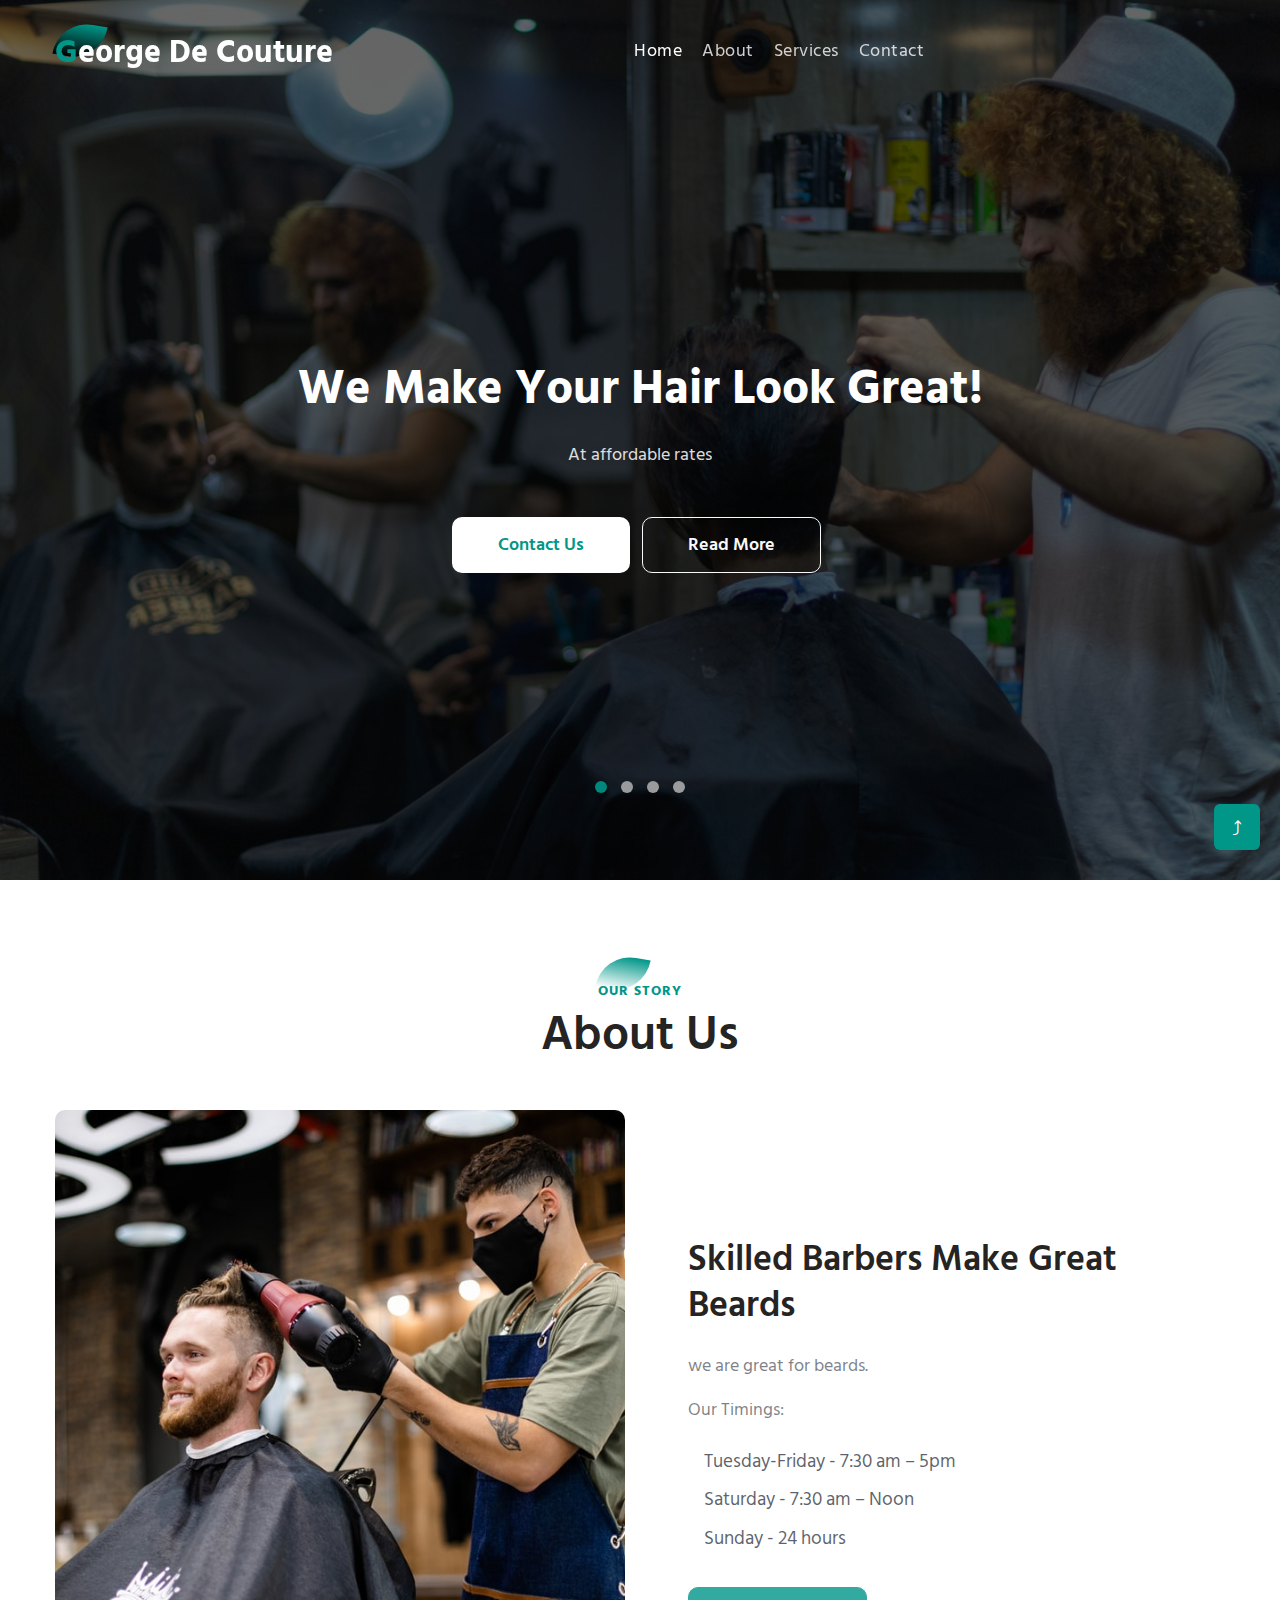
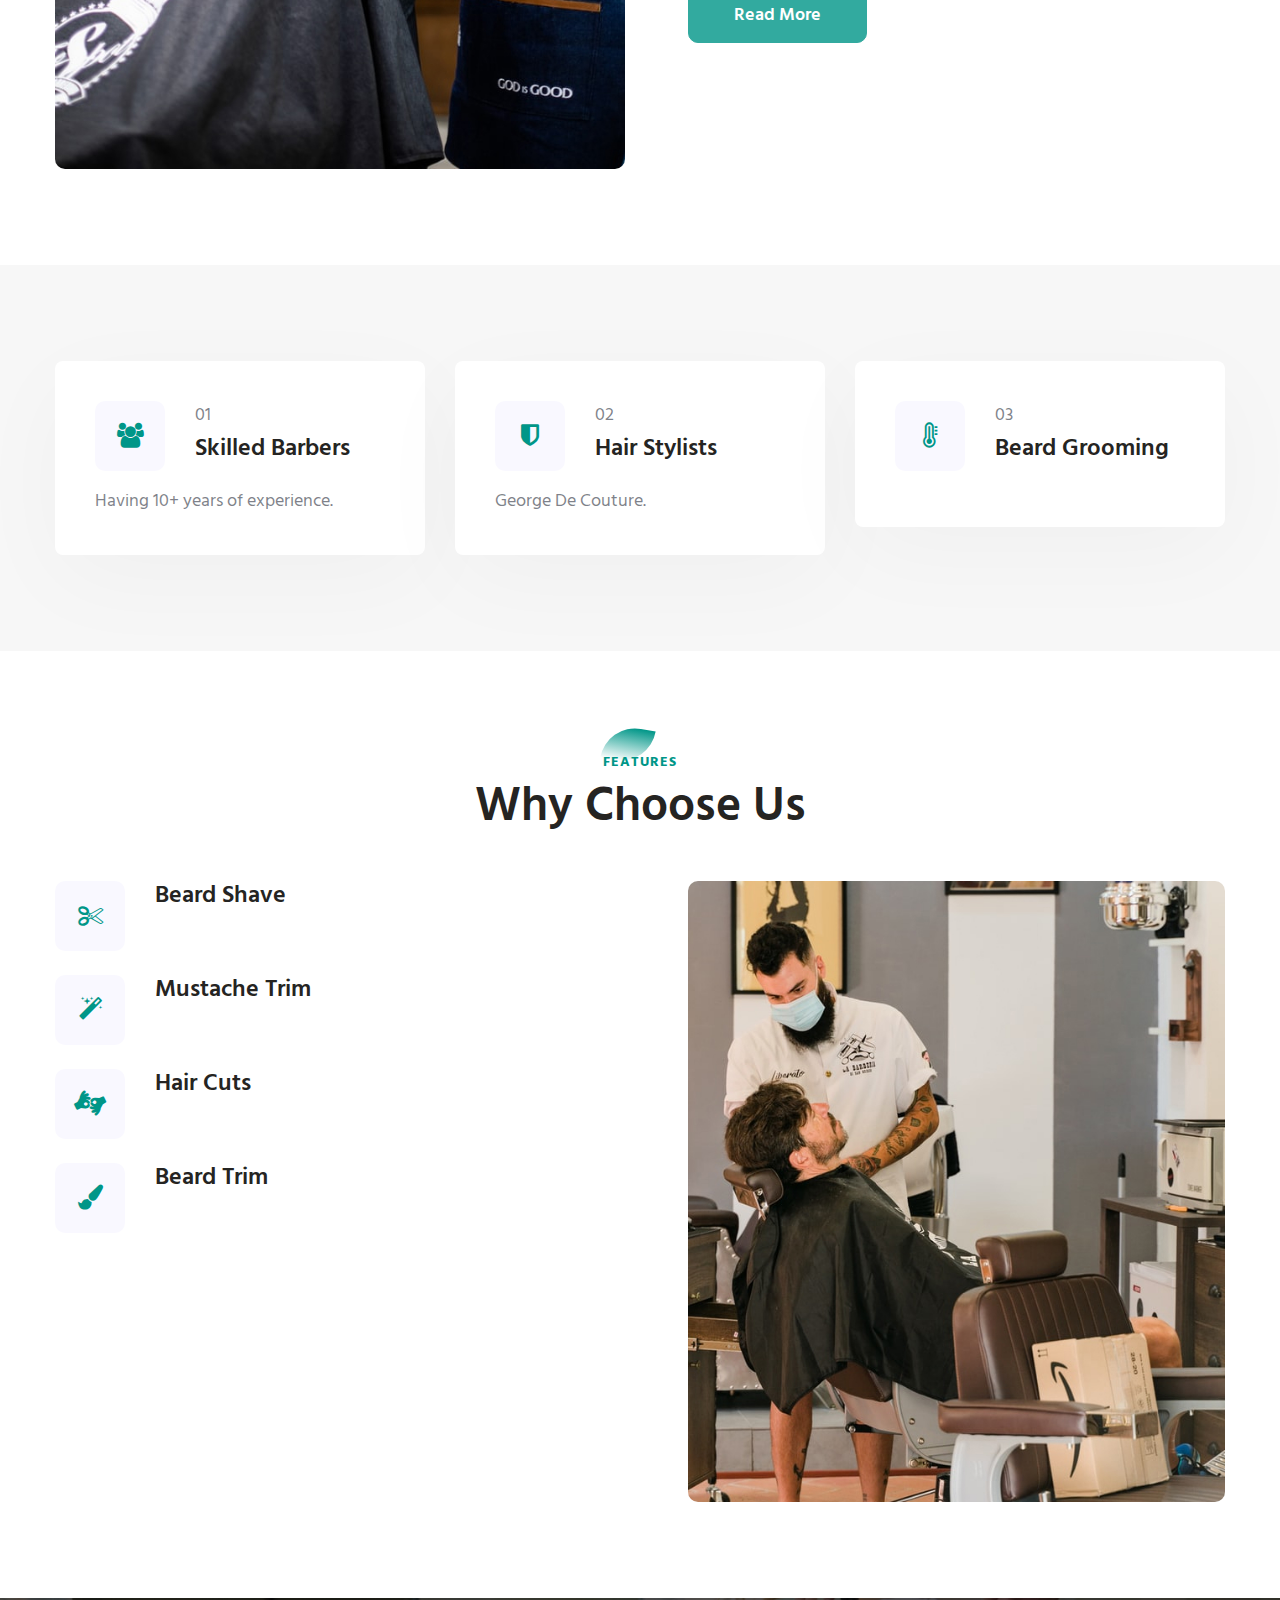
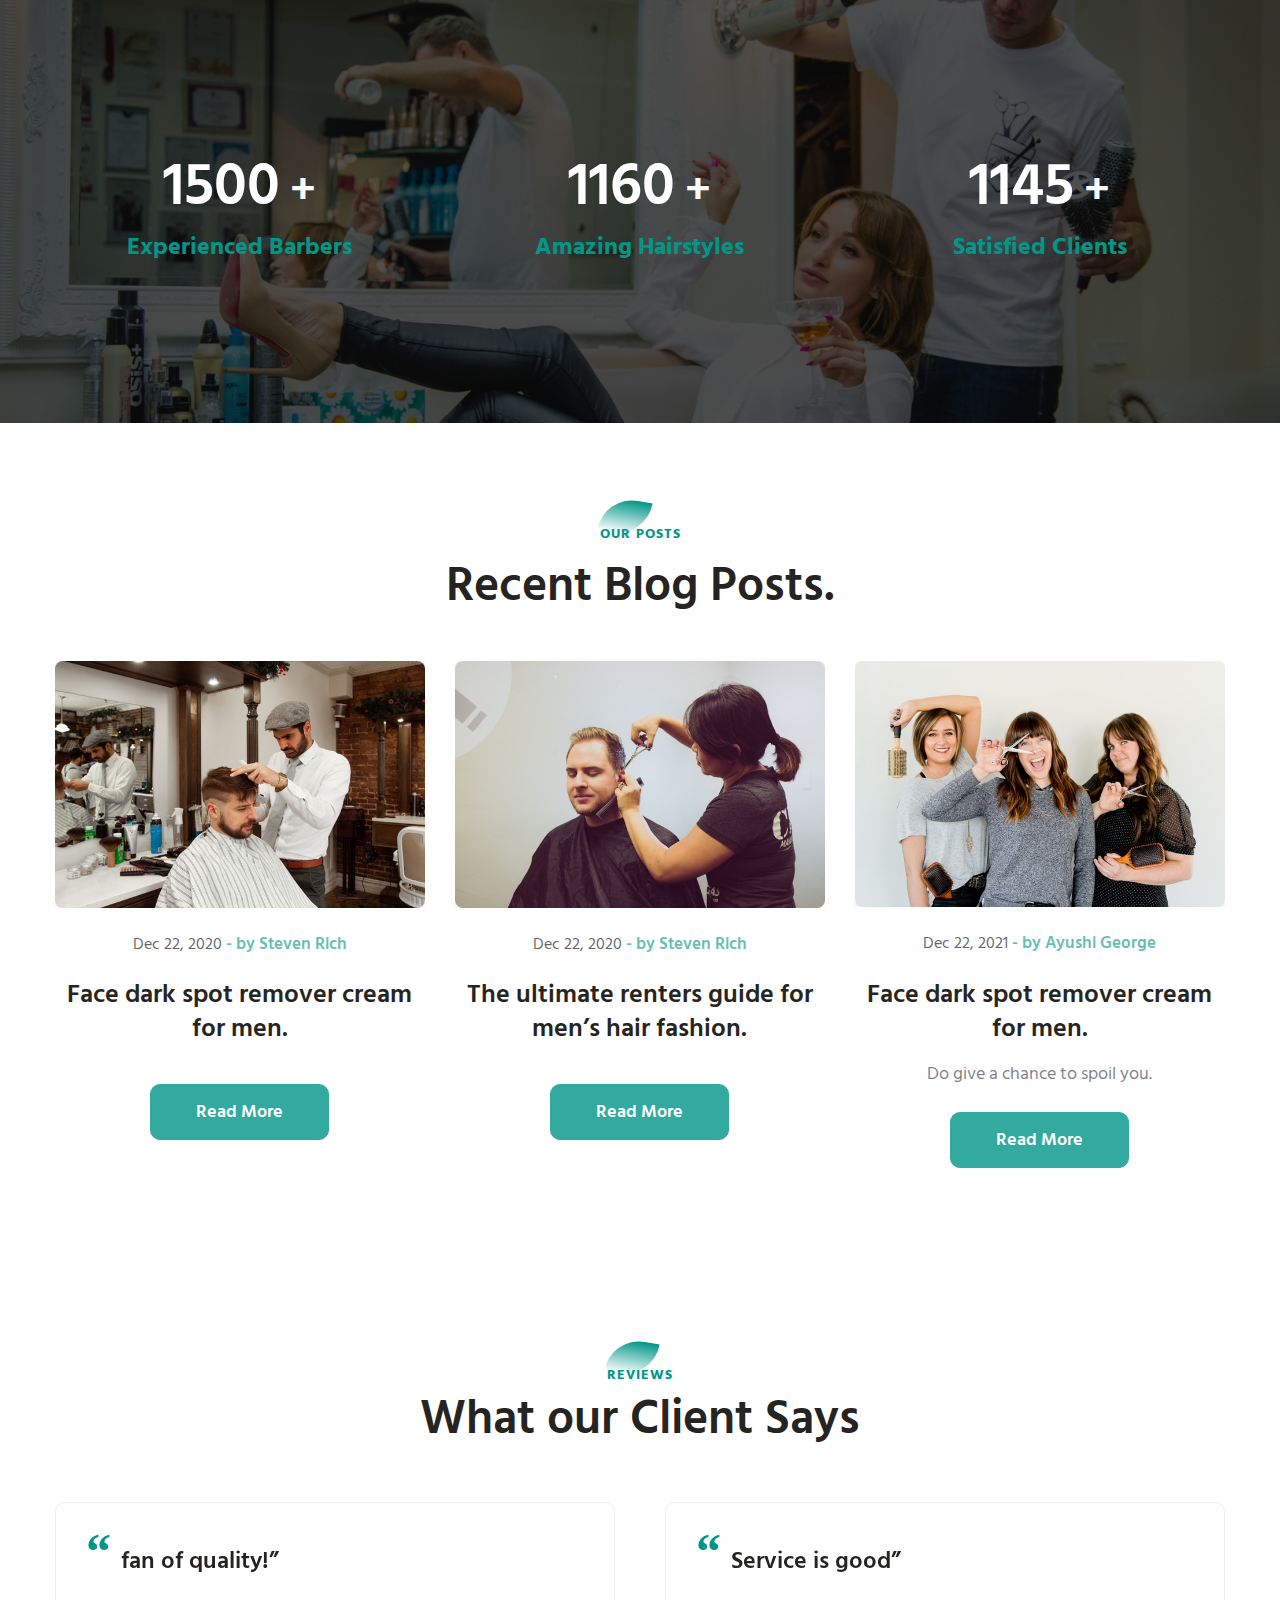
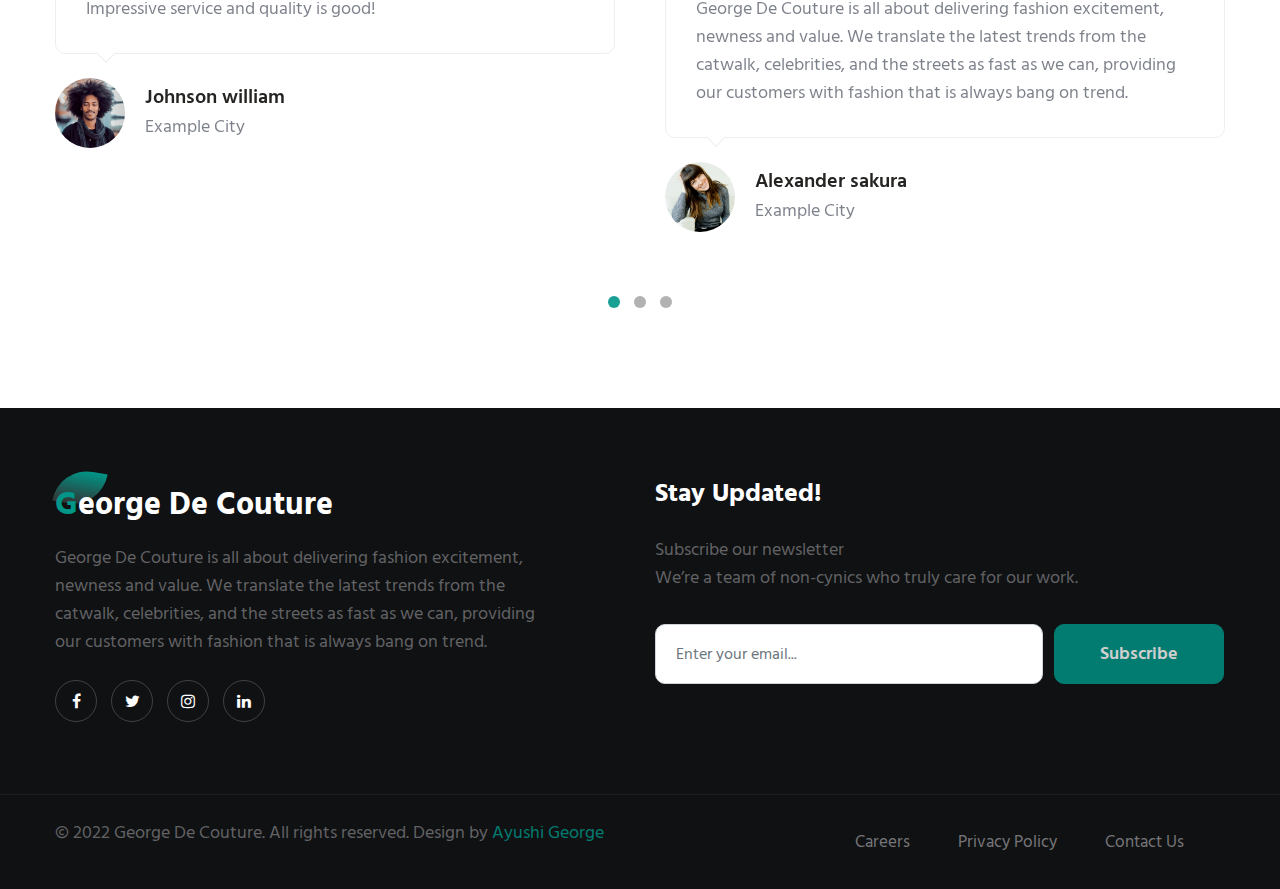
<file: index.html>
<!doctype html>
<html lang="zxx">

<head>

  <meta charset="utf-8">
  <meta name="viewport" content="width=device-width, initial-scale=1, shrink-to-fit=no">
   <meta name="keywords"
    content="GDC Responsive web template, Bootstrap Web Templates, Android Compatible web template, Smartphone Compatible web template, free webdesigns for Nokia, Samsung, LG, SonyEricsson, Motorola web design" />
  <title>George De Couture- A Fashion Category Website | Home :: Ayushi Goerge </title>
  <link href="//fonts.googleapis.com/css2?family=Hind+Siliguri:wght@400;500;600;700&display=swap"
    rel="stylesheet">

  <link rel="stylesheet" href="assets/css/style-starter.css">
</head>

<body>

  <header id="site-header" class="w3lhny-head fixed-top">
    <div class="container">
      <nav class="navbar navbar-expand-lg stroke px-0">
        <h1> <a class="navbar-brand" href="index.html">
            <span class="sublog">G</span>eorge De Couture
          </a></h1>
        
        <button class="navbar-toggler  collapsed bg-gradient" type="button" data-toggle="collapse"
          data-target="#navbarTogglerDemo02" aria-controls="navbarTogglerDemo02" aria-expanded="false"
          aria-label="Toggle navigation">
          <span class="navbar-toggler-icon fa icon-expand fa-bars"></span>
          <span class="navbar-toggler-icon fa icon-close fa-times"></span>
        </button>

        <div class="collapse navbar-collapse" id="navbarTogglerDemo02">
          <ul class="navbar-nav mx-lg-auto">
            <li class="nav-item active">
              <a class="nav-link" href="index.html">Home <span class="sr-only">(current)</span></a>
            </li>
            <li class="nav-item">
              <a class="nav-link" href="about.html">About</a>
            </li>
            <li class="nav-item">
              <a class="nav-link" href="services.html">Services</a>
            </li>
            <li class="nav-item">
              <a class="nav-link" href="contact.html">Contact</a>
            </li>

          </ul>
          <!--/search-right-->
        </div>

        
  
      <div id="cd-search" class="cd-search">
        <form action="#" method="post">
          <input name="Search" type="search" placeholder="Click enter after typing...">
        </form>
      </div>
    </div>
    <!-- //search -->
  </header>
  <!--/header-->
  <!-- main-slider -->
  <section class="w3l-main-slider" id="home">
    <div class="companies20-content">
      <div class="owl-one owl-carousel owl-theme">
        <div class="item">
          <li>
            <div class="slider-info banner-view bg bg2">
              <div class="banner-info">
                <div class="container">
                  <div class="banner-info-bg">
                    <h5>We Make Your Hair Look Great! </h5>
                    <p class="mt-md-4 mt-3">At affordable rates
                    </p>
                    <a class="btn btn-style btn-white mt-sm-5 mt-4 mr-2 mb-lg-5" href="#read"> Contact Us
                    </a>
                    <a class="btn btn-style btn-outline-light mt-sm-5 mt-4 mr-2 mb-lg-5" href="about.html">
                      Read More</a>
                  </div>
                </div>
              </div>
            </div>
          </li>
        </div>
        <div class="item">
          <li>
            <div class="slider-info  banner-view banner-top1 bg bg2">
              <div class="banner-info">
                <div class="container">
                  <div class="banner-info-bg">
                    <h5>We Make Your Hair
                      Look Perfect</h5>
                    <p class="mt-md-4 mt-3">Join us!
                    </p>
                    <a class="btn btn-style btn-white mt-sm-5 mt-4 mr-2 mb-lg-5" href="#read"> Contact Us
                    </a>
                    <a class="btn btn-style btn-outline-light mt-sm-5 mt-4 mr-2 mb-lg-5" href="about.html">
                      Read More</a>
                  </div>
                </div>
              </div>
            </div>
          </li>
        </div>
        <div class="item">
          <li>
            <div class="slider-info banner-view banner-top2 bg bg2">
              <div class="banner-info">
                <div class="container">
                  <div class="banner-info-bg">
                    <h5>We Make Your Hair Look Great!</h5>
                    <p class="mt-md-4 mt-3">for great grooming service! here we are...
                    </p>
                    <a class="btn btn-style btn-white mt-sm-5 mt-4 mr-2 mb-lg-5" href="#read"> Contact Us
                    </a>
                    <a class="btn btn-style btn-outline-light mt-sm-5 mt-4 mr-2 mb-lg-5" href="about.html">
                      Read More</a>
                  </div>
                </div>
              </div>
            </div>
          </li>
        </div>
        <div class="item">
          <li>
            <div class="slider-info banner-view banner-top3 bg bg2">
              <div class="banner-info">
                <div class="container">
                  <div class="banner-info-bg">
                    <h5>We Make Your Hair
                      Look Perfect</h5>
                    <p class="mt-md-4 mt-3">Let us offer, with our services.
                    </p>
                    <a class="btn btn-style btn-white mt-sm-5 mt-4 mr-2 mb-lg-5" href="#read"> Contact Us
                    </a>
                    <a class="btn btn-style btn-outline-light mt-sm-5 mt-4 mr-2 mb-lg-5" href="about.html">
                      Read More</a>
                  </div>
                </div>
              </div>
            </div>
          </li>
        </div>
      </div>
    </div>
  </section>
  
  
  <section class="w3l-index2" id="about1">
    <div class="midd-w3 py-5">
      <div class="container py-lg-5 py-md-4 py-2">
        <div class="w3l-header-sec text-center mb-md-5 mb-4">
          <h6 class="title-subhny mx-0">Our Story</h6>
          <h3 class="title-w3l mx-0">About Us</h3>
        </div>
        <div class="row">
          <div class="col-lg-6 left-wthree-img">
            <div class="position-relative">
              <img src="assets/images/ab2.jpg" alt="" class="radius-image img-fluid">

            </div>
          </div>
          <div class="col-lg-6 mt-lg-0 mt-5 pl-lg-5 align-self">
            <h4 class="sub-title-w3l mx-0">Skilled Barbers Make
              Great Beards</h4>
            <p class="mt-4">we are great for beards.
            </p>
            <p class="mt-3">Our Timings:</p>
            <ul class="w3l-right-book mt-4 pl-3">
              <li>Tuesday-Friday  -  7:30 am – 5pm</li>
              <li> Saturday - 7:30 am – Noon </li>
              <li> Sunday - 24 hours</li>
            </ul>
            <a href="about.html" class="btn btn-style btn-primary mt-4">Read More</a>
          </div>
        </div>
      </div>
    </div>
  </section>

  <!-- home page block1 -->
  <section id="about" class="home-services py-lg-5">
    <div class="container py-lg-5 py-md-3">
      <div class="row">
        <div class="col-lg-4 col-md-6 col-sm-12">
          <div class="box-wrap">
            <div class="box-wrap-grid">
              <div class="icon">
                <span class="fa fa-users"></span>
              </div>
              <div class="info">
                <p>01</p>
                <h4><a href="#url">Skilled Barbers</a></h4>
              </div>
            </div>
            <p class="mt-3"> Having 10+ years of experience.</p>
          </div>
        </div>
        <div class="col-lg-4 col-md-6 col-sm-12 mt-md-0 mt-4">
          <div class="box-wrap">
            <div class="box-wrap-grid">
              <div class="icon">
                <span class="fa fa-shield"></span>
              </div>
              <div class="info">
                <p>02</p>
                <h4><a href="#url">Hair Stylists</a></h4>

              </div>
            </div>
            <p class="mt-3">George De Couture.</p>
          </div>
        </div>
        <div class="col-lg-4 col-md-6 col-sm-12 mt-lg-0 mt-4">
          <div class="box-wrap">
            <div class="box-wrap-grid">
              <div class="icon">
                <span class="fa fa-thermometer-full"></span>
              </div>
              <div class="info">
                <p>03</p>
                <h4><a href="#url">Beard Grooming</a></h4>
              </div>
            </div>
            <p class="mt-3"></p>
          </div>
        </div>
      </div>
    </div>
  </section>
  

  
  <section class="w3l-index3" id="about">
    <div class="midd-w3 py-5">
      <div class="container py-lg-5 py-md-3">
        <div class="w3l-header-sec text-center mb-md-5 mb-4">
          <h6 class="title-subhny mx-0">Features</h6>
          <h3 class="title-w3l mx-0">Why Choose Us</h3>
        </div>
        <div class="row">
          <div class="col-lg-6 mb-lg-0 mb-md-5 mb-4">
           
              <div class="whybox-wrap mb-4">
                <div class="whybox-wrap-grid">
                  <div class="icon">
                    <span class="fa fa-scissors"></span>
                  </div>
                  <div class="info">
                    
                    <h4><a href="#url">Beard Shave</a></h4>
                    <p class="mt-3"> </p>
                  </div>
                </div>
               
              </div>
              <div class="whybox-wrap mb-4">
                <div class="whybox-wrap-grid">
                  <div class="icon">
                    <span class="fa fa-magic"></span>
                  </div>
                  <div class="info">
                    
                    <h4><a href="#url">Mustache Trim</a></h4>
                    <p class="mt-3"> </p>
                  </div>
                </div>
               
              </div>
              <div class="whybox-wrap mb-4">
                <div class="whybox-wrap-grid">
                  <div class="icon">
                    <span class="fa fa-american-sign-language-interpreting"></span>
                  </div>
                  <div class="info">
                    
                    <h4><a href="#url">Hair Cuts</a></h4>
                    <p class="mt-3"> </p>
                  </div>
                </div>
               
              </div>
              <div class="whybox-wrap ">
                <div class="whybox-wrap-grid">
                  <div class="icon">
                    <span class="fa fa-paint-brush"></span>
                  </div>
                  <div class="info">
                    
                    <h4><a href="#url">Beard Trim</a></h4>
                    <p class="mt-3"> </p>
                  </div>
                </div>
               
              </div>


          </div>
          <div class="col-lg-6 pl-lg-5">
            <div class="position-relative">
              <img src="assets/images/ab1.jpg" alt="" class="radius-image img-fluid">
            </div>
          </div>
        </div>
      </div>
    </div>
  </section>

  <section class="w3l-stats py-5" id="stats">
    <div class="gallery-inner container py-sm-5">
      <div class="row stats-con py-md-5">
        <div class="col-md-4 col-6 stats_info counter_grid">
          <p class="counter">1500 </p>
          <span class="plus">+</span><br>
          <h3>Experienced Barbers</h3>
          <p class="para-counter"></p>
        </div>
        <div class="col-md-4 col-6 stats_info counter_grid mt-md-0 mt-0">
          <p class="counter">1160</p>
          <span class="plus">+</span><br>
          <h3>Amazing Hairstyles</h3>
          <p class="para-counter"></p>
        </div>
        <div class="col-md-4 col-6 stats_info counter_grid2 mt-md-0 mt-4">
          <p class="counter">1145 </p>
          <span class="plus">+</span><br>
          <h3>Satisfied clients </h3>
          <p class="para-counter"></p>
        </div>
      </div>
    </div>
  </section>
  <!-- //stats -->
  <!-- home page block grids -->
  <section class="w3l-text-11 py-5" id="blogs">
    <div class="container py-lg-5 py-md-4 py-2">
      <div class="text-center">
        <span class="title-subhny text-center mb-2">Our Posts</span>
        <h3 class="title-w3l text-center mb-5">Recent Blog Posts.</h3>
        <div>
          <div class="row text11-content">

            <div class="col-md-4 item mt-lg-0">
              <div class="card">
                <div class="card-header p-0 position-relative border-0">
                  <a href="#">
                    <img class="card-img-bottom d-block radius-image" src="assets/images/b1.jpg" alt="Card image cap">
                  </a>
                </div>
                <div class="card-body p-0 blog-details">
                  <h6 class="mt-4">Dec 22, 2020</h6>
                  <a href="#admin" class="admin">- by Steven Rich </a>
                  <br>
                  <a href="#" class="blog-desc">Face dark spot remover cream for men.</a>
                  <p></p>
                  <a href="#" class="btn btn-style btn-primary mt-lg-4 mt-4">Read More </a>
                </div>
              </div>
            </div>

            <div class="col-md-4 item mt-lg-0 mt-5">
              <div class="card">
                <div class="card-header p-0 position-relative border-0">
                  <a href="#">
                    <img class="card-img-bottom d-block radius-image" src="assets/images/b3.jpg" alt="Card image cap">
                  </a>
                </div>
                <div class="card-body p-0 blog-details">
                  <h6 class="mt-4">Dec 22, 2020</h6>
                  <a href="#admin" class="admin">- by Steven Rich </a>
                  <br>
                  <a href="#" class="blog-desc">The ultimate renters guide for men’s hair fashion.</a>
                  <p></p>
                  <a href="#" class="btn btn-style btn-primary mt-lg-4 mt-4">Read More </a>
                </div>
              </div>
            </div>

            <div class="col-md-4 item mt-lg-0 mt-5">
              <div class="card">
                <div class="card-header p-0 position-relative border-0">
                  <a href="#">
                    <img class="card-img-bottom d-block radius-image" src="assets/images/b6.jpg" alt="Card image cap">
                  </a>
                </div>
                <div class="card-body p-0 blog-details">
                  <h6 class="mt-4">Dec 22, 2021</h6>
                  <a href="#admin" class="admin">- by Ayushi George </a>
                  <br>
                  <a href="#" class="blog-desc">Face dark spot remover cream for men.</a>
                  <p>Do give a chance to spoil you.</p>
                  <a href="#" class="btn btn-style btn-primary mt-lg-4 mt-4">Read More </a>
                </div>
              </div>
            </div>
          </div>
        </div>
  </section>
  <!-- //home page block grids -->

  <!-- testimonials section -->
  <section class="w3l-clients w3l-test pb-5" id="testimonials">
    <div class="midd-w3 py-5">
      <div class="container py-lg-5 py-md-4 pt-2 pb-5">
        <div class="w3l-header-sec text-center mb-md-5 mb-4">
          <h6 class="title-subhny mx-0 text-center">Reviews</h6>
          <h3 class="title-w3l mx-0 text-center">What our Client Says</h3>
        </div>
        <div id="owl-demo2" class="owl-carousel owl-theme mt-4 py-md-2 mb-md-4">
          <div class="item">
            <div class="testimonial-content">
              <div class="testimonial">
                <blockquote>
                  <q>fan of quality!</q>
                </blockquote>
                <p>Impressive service and quality is good!</p>
              </div>
              <div class="bottom-info mt-4">
                <a class="comment-img" href="#url"><img src="assets/images/team1.jpg" class="img-responsive"
                    alt="placeholder image"></a>
                <div class="people-info align-self">
                  <h3>Johnson william</h3>
                  <p class="identity">Example City</p>
                </div>
              </div>
            </div>
          </div>
          <div class="item">
            <div class="testimonial-content">
              <div class="testimonial">
                <blockquote>
                  <q>Service is good</q>
                </blockquote>
                <p>George De Couture is all about delivering fashion excitement, newness and value. We translate the latest trends from the catwalk, celebrities, and the streets as fast as we can, providing our customers with fashion that is always bang on trend.</p>
              </div>
              <div class="bottom-info mt-4">
                <a class="comment-img" href="#url"><img src="assets/images/team2.jpg" class="img-responsive"
                    alt="placeholder image"></a>
                <div class="people-info align-self">
                  <h3>Alexander sakura</h3>
                  <p class="identity">Example City</p>
                </div>
              </div>
            </div>
          </div>
          <div class="item">
            <div class="testimonial-content">
              <div class="testimonial">
                <blockquote>
                  <q>A1 Service</q>
                </blockquote>
                <p>We are here to be closer to you :) Please join us to stay updated on our latest collections and events. We also suggest visiting the store in order to procure the same! See less</p>
              </div>
              <div class="bottom-info mt-4">
                <a class="comment-img" href="#url"><img src="assets/images/team3.jpg" class="img-responsive"
                    alt="placeholder image"></a>
                <div class="people-info align-self">
                  <h3>John wilson</h3>
                  <p class="identity">Example City</p>
                </div>
              </div>
            </div>
          </div>
          <div class="item">
            <div class="testimonial-content">
              <div class="testimonial">
                <blockquote>
                  <q>what a service</q>
                </blockquote>
                <p>With everything under one roof, we pride ourselves on providing a truly unique offer of up to the minute fashion for all shapes and sizes!</p>
              </div>
              <div class="bottom-info mt-4">
                <a class="comment-img" href="#url"><img src="assets/images/team4.jpg" class="img-responsive"
                    alt="placeholder image"></a>
                <div class="people-info align-self">
                  <h3>Julia sakura</h3>
                  <p class="identity">Example City</p>
                </div>
              </div>
            </div>
          </div>
          <div class="item">
            <div class="testimonial-content">
              <div class="testimonial">
                <blockquote>
                  <q>Happy with the service</q>
                </blockquote>
                <p>We are here to be closer to you :) Please join us to stay updated on our latest collections and events. We also suggest visiting the store in order to procure the same! See less</p>
              </div>
              <div class="bottom-info mt-4">
                <a class="comment-img" href="#url"><img src="assets/images/team5.jpg" class="img-responsive"
                    alt="placeholder image"></a>
                <div class="people-info align-self">
                  <h3>John Biju</h3>
                  <p class="identity">Noida</p>
                </div>
              </div>
            </div>
          </div>
          <div class="item">
            <div class="testimonial-content">
              <div class="testimonial">
                <blockquote>
                  <q>georgedecouture is love</q>
                </blockquote>
                <p>Why not get your fashion fix by visiting our store as,you will fell we are truly.... the one stop shop for any fashion savvy shopper & we deliver the best.. mwaaa!!</p>
              </div>
              <div class="bottom-info mt-4">
                <a class="comment-img" href="#url"><img src="assets/images/team3.jpg" class="img-responsive"
                    alt="placeholder image"></a>
                <div class="people-info align-self">
                  <h3>Julia Sakura</h3>
                  <p class="identity">Dehra Dun</p>
                </div>
              </div>
            </div>
          </div>
        </div>
      </div>
    </div>
  </section>
  <!-- //testimonials section -->
  <!-- footer -->
  <footer class="w3l-footer-29-main">
    <div class="footer-29-w3l py-5">
      <div class="container py-lg-4">
        <div class="row footer-top-29">
          <div class="col-lg-6 col-md-6 footer-list-29 footer-1 pr-lg-5">
            <div class="footer-logo mb-3">
              <a class="footer-brand-logo" href="index.html"><span class="sublog">G</span>eorge De Couture</a>

            </div>
            <p class="pr-lg-5">George De Couture is all about delivering fashion excitement, newness and value. We translate the latest trends from the catwalk, celebrities, and the streets as fast as we can, providing our customers with fashion that is always bang on trend.</p>
            <div class="main-social-footer-29 mt-4">
              <a href="#facebook" class="facebook"><span class="fa fa-facebook"></span></a>
              <a href="#twitter" class="twitter"><span class="fa fa-twitter"></span></a>
              <a href="#instagram" class="instagram"><span class="fa fa-instagram"></span></a>
              <a href="#linkedin" class="linkedin"><span class="fa fa-linkedin"></span></a>
            </div>
          </div>
          <div class="col-lg-6 col-md-6 footer-list-29 footer-4 mt-lg-0 mt-5">
            <h6 class="footer-title-29">Stay Updated!
            </h6>
             <p>Subscribe our newsletter</p>
             <p>We’re a team of non-cynics who truly care for our work.</p>
            <form action="#" method="post" class="subscribe-wthree pt-lg-2 mt-4">
              <div class="d-md-flex flex-wrap subscribe-wthree-field">
                <input class="form-control" type="email" placeholder="Enter your email..." name="email" required="">
                <button class="btn btn-style btn-primary" type="submit">Subscribe</button>
              </div>
            </form>

          </div>
        </div>
      </div>
    </div>
    <!-- //footer -->

    <!-- copyright -->
    <section class="w3l-copyright">
      <div class="container">
        <div class="row bottom-copies">
          <p class="col-lg-8 copy-footer-29">© 2022 George De Couture. All rights reserved. Design by <a
              href="www.linkedin.com/in/ayushi-george" target="_blank">
              Ayushi George</a></p>

          <div class="col-lg-4 footer-list-29">
            <ul class="d-flex text-lg-right">
              <li><a href="#careers"> Careers</a></li>
              <li class="mx-lg-5 mx-md-4 mx-3"><a href="#privacymy-lg-0 my-4">Privacy Policy</a></li>
              <li><a href="contact.html">Contact us</a></li>
            </ul>
          </div>

        </div>
      </div>
    </section>
    
    <button onclick="topFunction()" id="movetop" title="Go to top">
      &#10548;
    </button>
    <script>
      // When the user scrolls down 20px from the top of the document, show the button
      window.onscroll = function () {
        scrollFunction()
      };

      function scrollFunction() {
        if (document.body.scrollTop > 20 || document.documentElement.scrollTop > 20) {
          document.getElementById("movetop").style.display = "block";
        } else {
          document.getElementById("movetop").style.display = "none";
        }
      }

     
    </script>
    
  </footer>

  <script src="assets/js/jquery-3.3.1.min.js"></script>
  <script src="assets/js/theme-change.js"></script>
  <!--search-bar-->
  <script src="assets/js/search.js"></script>
  <!--//search-bar-->
  <!-- owl carousel -->
  <script src="assets/js/owl.carousel.js"></script>
  <!-- script for banner slider-->
  <script>
    $(document).ready(function () {
      $('.owl-one').owlCarousel({
        loop: true,
        margin: 0,
        nav: false,
        responsiveClass: true,
        autoplay: true,
        autoplayTimeout: 5000,
        autoplaySpeed: 1000,
        autoplayHoverPause: false,
        responsive: {
          0: {
            items: 1
          },
          480: {
            items: 1
          },
          667: {
            items: 1
          },
          1000: {
            items: 1
          }
        }
      })
    })
  </script>
 <script>
    $(document).ready(function () {
      $("#owl-demo2").owlCarousel({
        loop: true,
        nav: false,
        margin: 50,
        responsiveClass: true,
        responsive: {
          0: {
            items: 1,
            nav: false
          },
          736: {
            items: 1,
            nav: false
          },
          991: {
            items: 2,
            margin: 30,
            nav: false
          },
          1080: {
            items: 2,
            nav: false
          }
        }
      })
    })
  </script>


  
  <script>
    $(document).ready(function () {
      $("#owl-demo2").owlCarousel({
        loop: true,
        margin: 20,
        nav: false,
        responsiveClass: true,
        responsive: {
          0: {
            items: 1,
            nav: false
          },
          1000: {
            items: 1,
            nav: false,
            loop: false
          }
        }
      })
    })
  </script>
  <!-- //script for tesimonials carousel slider -->
  <!-- stats number counter-->
  <script src="assets/js/jquery.waypoints.min.js"></script>
  <script src="assets/js/jquery.countup.js"></script>
  <script>
    $('.counter').countUp();
  </script>
  
  <script>
    $(window).on("scroll", function () {
      var scroll = $(window).scrollTop();

      if (scroll >= 80) {
        $("#site-header").addClass("nav-fixed");
      } else {
        $("#site-header").removeClass("nav-fixed");
      }
    });

    
    $(".navbar-toggler").on("click", function () {
      $("header").toggleClass("active");
    });
    $(document).on("ready", function () {
      if ($(window).width() > 991) {
        $("header").removeClass("active");
      }
      $(window).on("resize", function () {
        if ($(window).width() > 991) {
          $("header").removeClass("active");
        }
      });
    });
  </script>
  

  <script src="assets/js/bootstrap.min.js"></script>

</body>

</html>
</file>
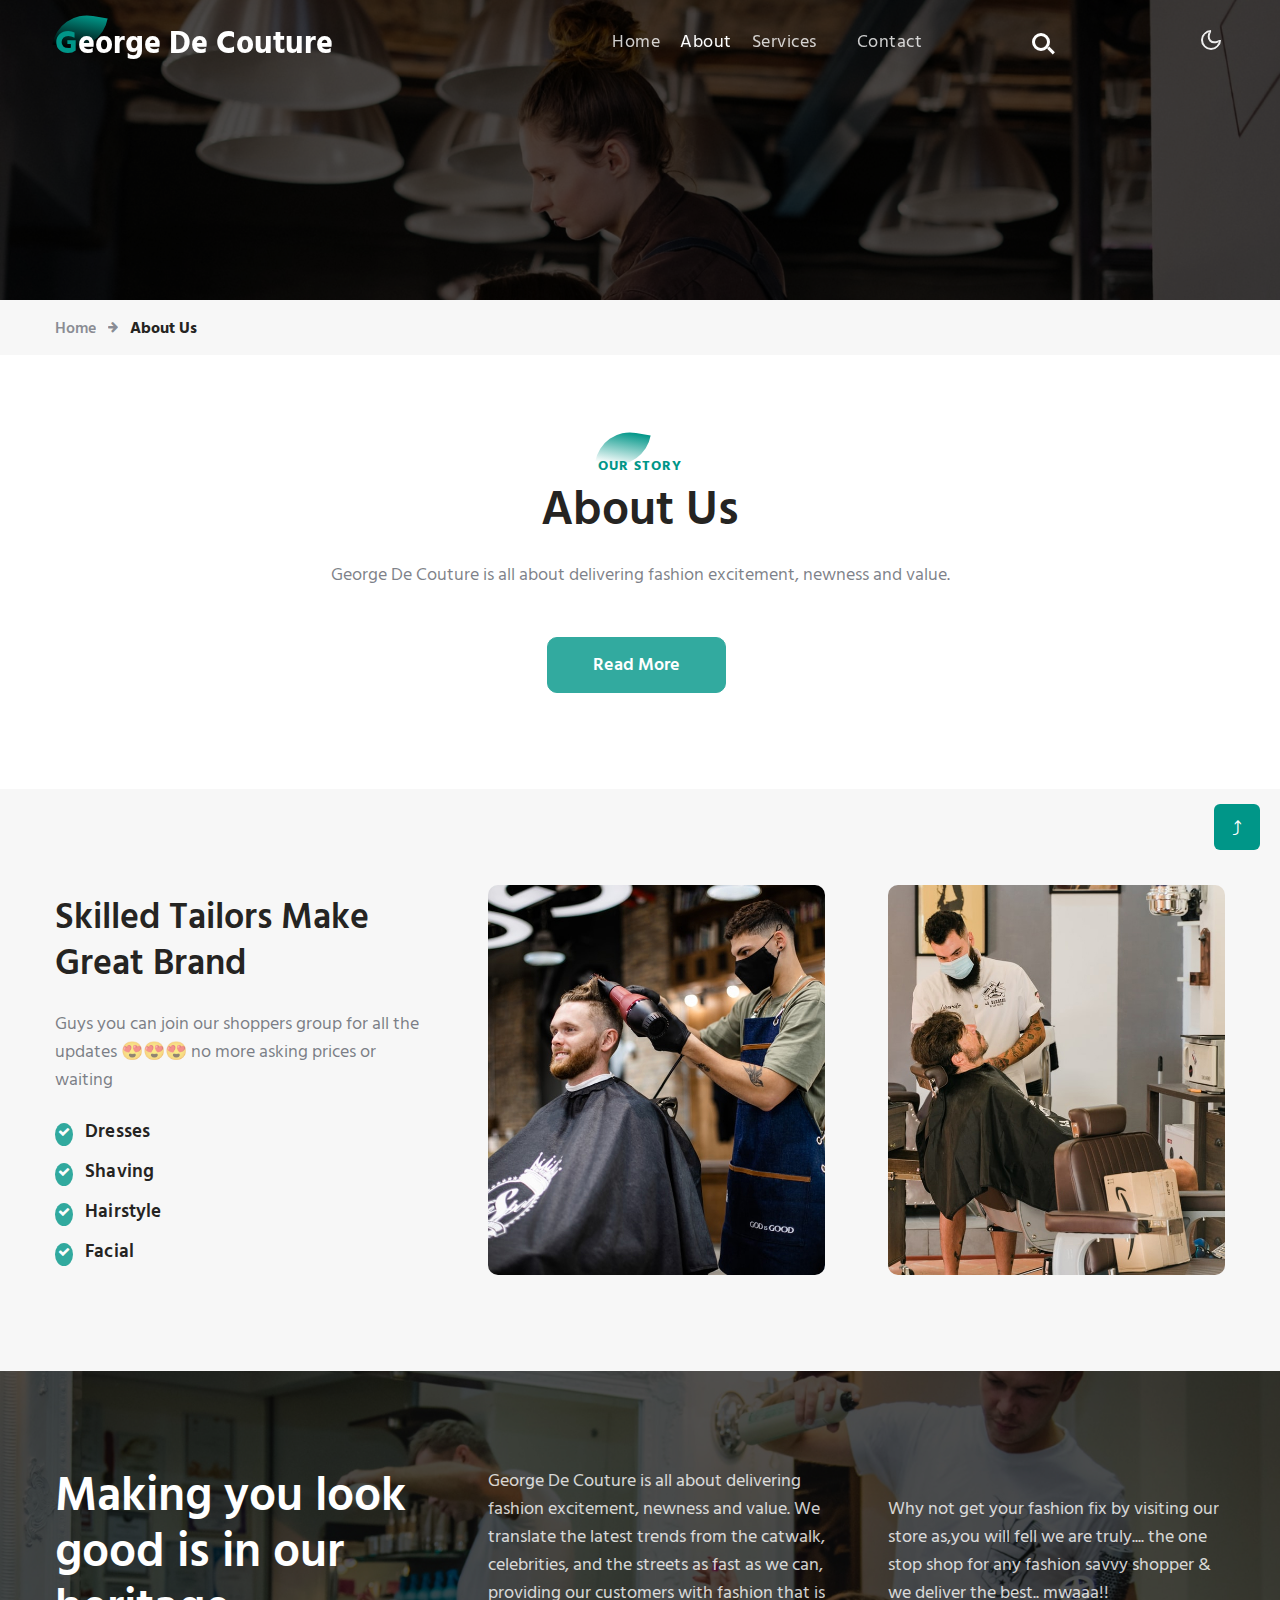
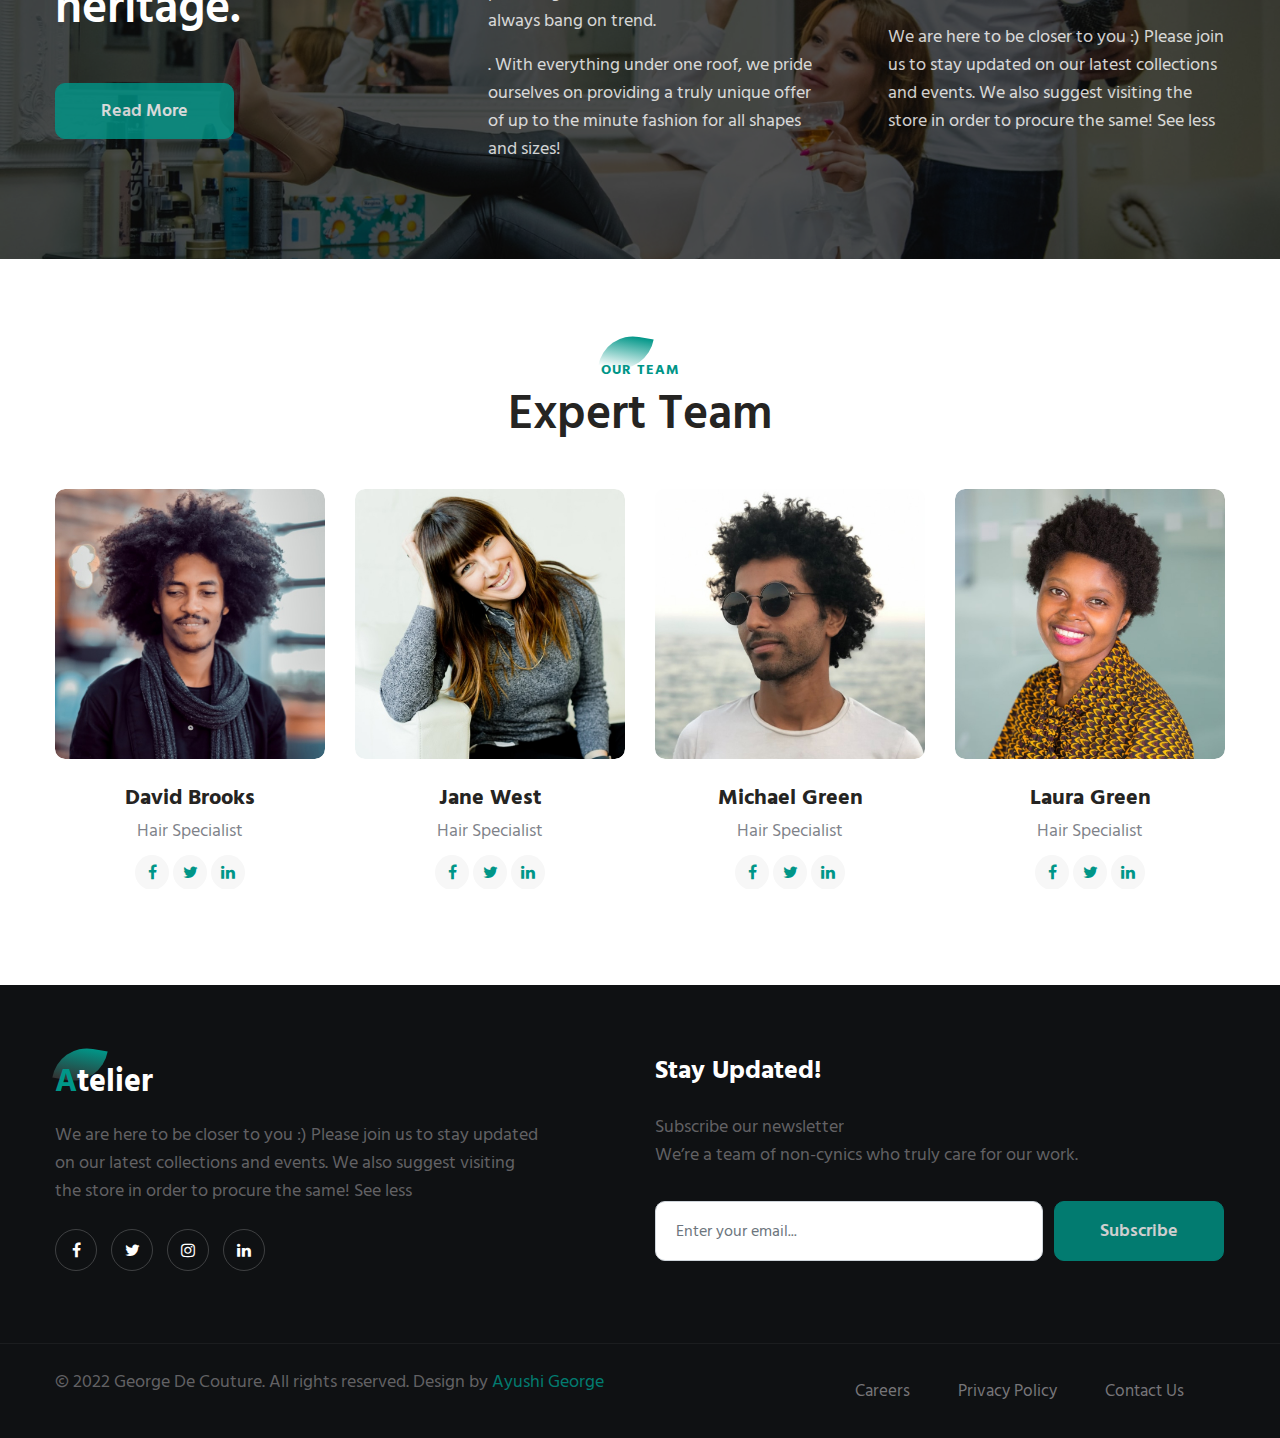
<file: about.html>
<!DOCTYPE html>
<html lang="zxx">
  <head>
    <meta charset="utf-8" />
    <meta
      name="viewport"
      content="width=device-width, initial-scale=1, shrink-to-fit=no"
    />
    <meta
      name="keywords"
      content="Atelier Responsive web template, Bootstrap Web Templates, Android Compatible web template, Smartphone Compatible web template, free webdesigns for Nokia, Samsung, LG, SonyEricsson, Motorola web design"
    />
    <title>George De Couture Fashion Website | About :: Ayushi George</title>
    <link
      href="//fonts.googleapis.com/css2?family=Hind+Siliguri:wght@400;500;600;700&display=swap"
      rel="stylesheet"
    />

    <link rel="stylesheet" href="assets/css/style-starter.css" />
  </head>

  <body>
    <!--header-->
    <header id="site-header" class="w3lhny-head fixed-top">
      <div class="container">
        <nav class="navbar navbar-expand-lg stroke px-0">
          <h1>
            <a class="navbar-brand" href="index.html">
              <span class="sublog">G</span>eorge De Couture
            </a>
          </h1>
          <!-- if logo is image enable this   
  <a class="navbar-brand" href="#index.html">
      <img src="image-path" alt="Your logo" title="Your logo" style="height:35px;" />
  </a> -->
          <button
            class="navbar-toggler collapsed bg-gradient"
            type="button"
            data-toggle="collapse"
            data-target="#navbarTogglerDemo02"
            aria-controls="navbarTogglerDemo02"
            aria-expanded="false"
            aria-label="Toggle navigation"
          >
            <span class="navbar-toggler-icon fa icon-expand fa-bars"></span>
            <span class="navbar-toggler-icon fa icon-close fa-times"></span>
          </button>

          <div class="collapse navbar-collapse" id="navbarTogglerDemo02">
            <ul class="navbar-nav mx-lg-auto">
              <li class="nav-item">
                <a class="nav-link" href="index.html"
                  >Home <span class="sr-only">(current)</span></a
                >
              </li>
              <li class="nav-item active">
                <a class="nav-link" href="about.html">About</a>
              </li>
              <li class="nav-item">
                <a class="nav-link" href="services.html">Services</a>
              </li>
              <li class="nav-item dropdown"></li>

              <li class="nav-item">
                <a class="nav-link" href="contact.html">Contact</a>
              </li>
            </ul>
            <!--/search-right-->
          </div>

          <!-- toggle switch for light and dark theme -->
          <div class="mobile-position">
            <nav class="navigation">
              <div class="theme-switch-wrapper">
                <label class="theme-switch" for="checkbox">
                  <input type="checkbox" id="checkbox" />
                  <div class="mode-container">
                    <i class="gg-sun"></i>
                    <i class="gg-moon"></i>
                  </div>
                </label>
              </div>
            </nav>
          </div>
          <!-- //toggle switch for light and dark theme -->
        </nav>
      </div>
      <!-- search -->
      <div class="search">
        <div class="cd-main-header">
          <ul class="cd-header-buttons">
            <li>
              <a class="cd-search-trigger" href="#cd-search">
                <span></span>
              </a>
            </li>
          </ul>
        </div>
        <div id="cd-search" class="cd-search">
          <form action="#" method="post">
            <input
              name="Search"
              type="search"
              placeholder="Click enter after typing..."
            />
          </form>
        </div>
      </div>
      <!-- //search -->
    </header>
    <!--/header-->
    <!--/inner-page-->

    <div class="inner-banner"></div>
    <section class="w3l-breadcrumb">
      <div class="container">
        <ul class="breadcrumbs-custom-path">
          <li><a href="index.html">Home</a></li>
          <li class="active">
            <span class="fa fa-arrow-right mx-2" aria-hidden="true"></span>
            About Us
          </li>
        </ul>
      </div>
    </section>
    <!--//inner-page-->
    <!-- about page about section -->
    <section class="w3l-index3" id="about">
      <div class="midd-w3 py-5">
        <div class="container py-lg-5 py-md-3">
          <div class="w3l-header-sec text-center mb-4">
            <h6 class="title-subhny mx-0">Our Story</h6>
            <h3 class="title-w3l mx-0">About Us</h3>
          </div>
          <div class="aboutw3l-hny text-center">
            <p>
              George De Couture is all about delivering fashion excitement,
              newness and value.
            </p>
            <a
              class="btn btn-style btn-primary mt-sm-5 mt-4 mr-2"
              href="about.html"
            >
              Read More</a
            >
          </div>
        </div>
      </div>
    </section>
    <!-- home page block grids -->
    <section class="w3l-grids-3 py-5" id="why">
      <div class="container py-lg-5 py-md-4 py-2">
        <div class="row bottom-ab-grids">
          <div class="col-lg-4 bottom-ab-left align-self">
            <h4 class="sub-title-w3l mb-4">Skilled Tailors Make Great Brand</h4>
            <p class="">
              Guys you can join our shoppers group for all the updates 😍😍😍 no
              more asking prices or waiting
            </p>
            <ul class="cont-4 mt-4">
              <li><span class="fa fa-check"></span> Dresses</li>
              <li><span class="fa fa-check"></span> Shaving</li>
              <li><span class="fa fa-check"></span> Hairstyle</li>
              <li><span class="fa fa-check"></span> Facial</li>
            </ul>
          </div>
          <div class="col-lg-4 bottom-right-grids pl-lg-5 mt-lg-0 mt-5">
            <img
              src="assets/images/ab2.jpg"
              alt=""
              class="radius-image img-fluid"
            />
          </div>
          <div class="col-lg-4 bottom-right-grids pl-lg-5 mt-lg-0 mt-5">
            <img
              src="assets/images/ab1.jpg"
              alt=""
              class="radius-image img-fluid"
            />
          </div>
        </div>
      </div>
    </section>
    <!-- //home page block grids -->
    <!-- //about page about section -->
    <section class="w3l-index2 w3l-stats" id="about2">
      <div class="midd-w3 what-we py-5">
        <div class="container py-lg-5 py-md-4 py-2">
          <div class="row">
            <div class="col-lg-4 left-wthree-img">
              <h4 class="title-w3l-two mb-4">
                Making you look good is in our heritage.
              </h4>

              <a href="about.html" class="btn btn-style btn-primary mt-4"
                >Read More</a
              >
            </div>
            <div class="col-lg-4 mt-lg-0 mt-5 pl-lg-5 align-self">
              <p class="">
                George De Couture is all about delivering fashion excitement,
                newness and value. We translate the latest trends from the
                catwalk, celebrities, and the streets as fast as we can,
                providing our customers with fashion that is always bang on
                trend.
              </p>
              <p class="mt-3">
                . With everything under one roof, we pride ourselves on
                providing a truly unique offer of up to the minute fashion for
                all shapes and sizes!
              </p>
            </div>
            <div class="col-lg-4 mt-lg-0 mt-5 pl-lg-5 align-self">
              <p class="">
                Why not get your fashion fix by visiting our store as,you will
                fell we are truly.... the one stop shop for any fashion savvy
                shopper & we deliver the best.. mwaaa!!
              </p>
              <p class="mt-3">
                We are here to be closer to you :) Please join us to stay
                updated on our latest collections and events. We also suggest
                visiting the store in order to procure the same! See less
              </p>
            </div>
          </div>
        </div>
      </div>
    </section>

    <!--/team-->
    <section class="w3l-team py-5" id="team">
      <div class="container py-lg-5 py-md-4 py-2">
        <div class="w3l-header-sec text-center mb-lg-5 mb-4">
          <h6 class="title-subhny mx-0">Our Team</h6>
          <h3 class="title-w3l mx-0">Expert Team</h3>
        </div>
        <div class="row bottom-ab-grids">
          <div class="col-lg-3 col-md-6 team-info text-center mt-lg-0 mt-5">
            <div class="column position-relative">
              <a href="#url"
                ><img
                  src="assets/images/team1.jpg"
                  alt=""
                  class="img-fluid rounded team-image"
              /></a>
            </div>
            <div class="column">
              <h3 class="name-pos"><a href="#url">David Brooks</a></h3>
              <p>Hair Specialist</p>
              <div class="social">
                <a href="#facebook" class="facebook"
                  ><span class="fa fa-facebook" aria-hidden="true"></span
                ></a>
                <a href="#twitter" class="twitter"
                  ><span class="fa fa-twitter" aria-hidden="true"></span
                ></a>
                <a href="#linkedin" class="linkedin"
                  ><span class="fa fa-linkedin" aria-hidden="true"></span
                ></a>
              </div>
            </div>
          </div>
          <div class="col-lg-3 col-md-6 team-info text-center mt-lg-0 mt-5">
            <div class="column position-relative">
              <a href="#url"
                ><img
                  src="assets/images/team2.jpg"
                  alt=""
                  class="img-fluid rounded team-image"
              /></a>
            </div>
            <div class="column">
              <h3 class="name-pos"><a href="#url">Jane West</a></h3>
              <p>Hair Specialist</p>
              <div class="social">
                <a href="#facebook" class="facebook"
                  ><span class="fa fa-facebook" aria-hidden="true"></span
                ></a>
                <a href="#twitter" class="twitter"
                  ><span class="fa fa-twitter" aria-hidden="true"></span
                ></a>
                <a href="#linkedin" class="linkedin"
                  ><span class="fa fa-linkedin" aria-hidden="true"></span
                ></a>
              </div>
            </div>
          </div>
          <div class="col-lg-3 col-md-6 team-info text-center mt-lg-0 mt-5">
            <div class="column position-relative">
              <a href="#url"
                ><img
                  src="assets/images/team3.jpg"
                  alt=""
                  class="img-fluid rounded team-image"
              /></a>
            </div>
            <div class="column">
              <h3 class="name-pos"><a href="#url">Michael Green</a></h3>
              <p>Hair Specialist</p>
              <div class="social">
                <a href="#facebook" class="facebook"
                  ><span class="fa fa-facebook" aria-hidden="true"></span
                ></a>
                <a href="#twitter" class="twitter"
                  ><span class="fa fa-twitter" aria-hidden="true"></span
                ></a>
                <a href="#linkedin" class="linkedin"
                  ><span class="fa fa-linkedin" aria-hidden="true"></span
                ></a>
              </div>
            </div>
          </div>
          <div class="col-lg-3 col-md-6 team-info text-center mt-lg-0 mt-5">
            <div class="column position-relative">
              <a href="#url"
                ><img
                  src="assets/images/team4.jpg"
                  alt=""
                  class="img-fluid rounded team-image"
              /></a>
            </div>
            <div class="column">
              <h3 class="name-pos"><a href="#url">Laura Green</a></h3>
              <p>Hair Specialist</p>
              <div class="social">
                <a href="#facebook" class="facebook"
                  ><span class="fa fa-facebook" aria-hidden="true"></span
                ></a>
                <a href="#twitter" class="twitter"
                  ><span class="fa fa-twitter" aria-hidden="true"></span
                ></a>
                <a href="#linkedin" class="linkedin"
                  ><span class="fa fa-linkedin" aria-hidden="true"></span
                ></a>
              </div>
            </div>
          </div>
        </div>
      </div>
    </section>
    <!--//team-->
    <!-- footer -->
    <footer class="w3l-footer-29-main">
      <div class="footer-29-w3l py-5">
        <div class="container py-lg-4">
          <div class="row footer-top-29">
            <div class="col-lg-6 col-md-6 footer-list-29 footer-1 pr-lg-5">
              <div class="footer-logo mb-3">
                <a class="footer-brand-logo" href="index.html"
                  ><span class="sublog">A</span>telier</a
                >
              </div>
              <p class="pr-lg-5">
                We are here to be closer to you :) Please join us to stay
                updated on our latest collections and events. We also suggest
                visiting the store in order to procure the same! See less
              </p>
              <div class="main-social-footer-29 mt-4">
                <a href="#facebook" class="facebook"
                  ><span class="fa fa-facebook"></span
                ></a>
                <a href="#twitter" class="twitter"
                  ><span class="fa fa-twitter"></span
                ></a>
                <a href="#instagram" class="instagram"
                  ><span class="fa fa-instagram"></span
                ></a>
                <a href="#linkedin" class="linkedin"
                  ><span class="fa fa-linkedin"></span
                ></a>
              </div>
            </div>
            <div class="col-lg-6 col-md-6 footer-list-29 footer-4 mt-lg-0 mt-5">
              <h6 class="footer-title-29">Stay Updated!</h6>
              <p>Subscribe our newsletter</p>
              <p>We’re a team of non-cynics who truly care for our work.</p>
              <form
                action="#"
                method="post"
                class="subscribe-wthree pt-lg-2 mt-4"
              >
                <div class="d-md-flex flex-wrap subscribe-wthree-field">
                  <input
                    class="form-control"
                    type="email"
                    placeholder="Enter your email..."
                    name="email"
                    required=""
                  />
                  <button class="btn btn-style btn-primary" type="submit">
                    Subscribe
                  </button>
                </div>
              </form>
            </div>
          </div>
        </div>
      </div>
      <!-- //footer -->

      <!-- copyright -->
      <section class="w3l-copyright">
        <div class="container">
          <div class="row bottom-copies">
            <p class="col-lg-8 copy-footer-29">
              © 2022 George De Couture. All rights reserved. Design by
              <a href="www.linkedin.com/in/ayushi-george" target="_blank">
                Ayushi George</a
              >
            </p>

            <div class="col-lg-4 footer-list-29">
              <ul class="d-flex text-lg-right">
                <li><a href="#careers"> Careers</a></li>
                <li class="mx-lg-5 mx-md-4 mx-3">
                  <a href="#privacymy-lg-0 my-4">Privacy Policy</a>
                </li>
                <li><a href="contact.html">Contact us</a></li>
              </ul>
            </div>
          </div>
        </div>
      </section>
      <!-- move top -->
      <button onclick="topFunction()" id="movetop" title="Go to top">
        &#10548;
      </button>
      <script>
        // When the user scrolls down 20px from the top of the document, show the button
        window.onscroll = function () {
          scrollFunction();
        };

        function scrollFunction() {
          if (
            document.body.scrollTop > 20 ||
            document.documentElement.scrollTop > 20
          ) {
            document.getElementById("movetop").style.display = "block";
          } else {
            document.getElementById("movetop").style.display = "none";
          }
        }

        // When the user clicks on the button, scroll to the top of the document
        function topFunction() {
          document.body.scrollTop = 0;
          document.documentElement.scrollTop = 0;
        }
      </script>
      <!-- /move top -->
    </footer>

    <!-- //copyright -->
    <!-- Template JavaScript -->
    <script src="assets/js/jquery-3.3.1.min.js"></script>
    <script src="assets/js/theme-change.js"></script>
    <!--search-bar-->
    <script src="assets/js/search.js"></script>
    <!--//search-bar-->
    <!--/MENU-JS-->
    <script>
      $(window).on("scroll", function () {
        var scroll = $(window).scrollTop();

        if (scroll >= 80) {
          $("#site-header").addClass("nav-fixed");
        } else {
          $("#site-header").removeClass("nav-fixed");
        }
      });

      //Main navigation Active Class Add Remove
      $(".navbar-toggler").on("click", function () {
        $("header").toggleClass("active");
      });
      $(document).on("ready", function () {
        if ($(window).width() > 991) {
          $("header").removeClass("active");
        }
        $(window).on("resize", function () {
          if ($(window).width() > 991) {
            $("header").removeClass("active");
          }
        });
      });
    </script>
    <!--//MENU-JS-->

    <script src="assets/js/bootstrap.min.js"></script>
  </body>
</html>
</file>
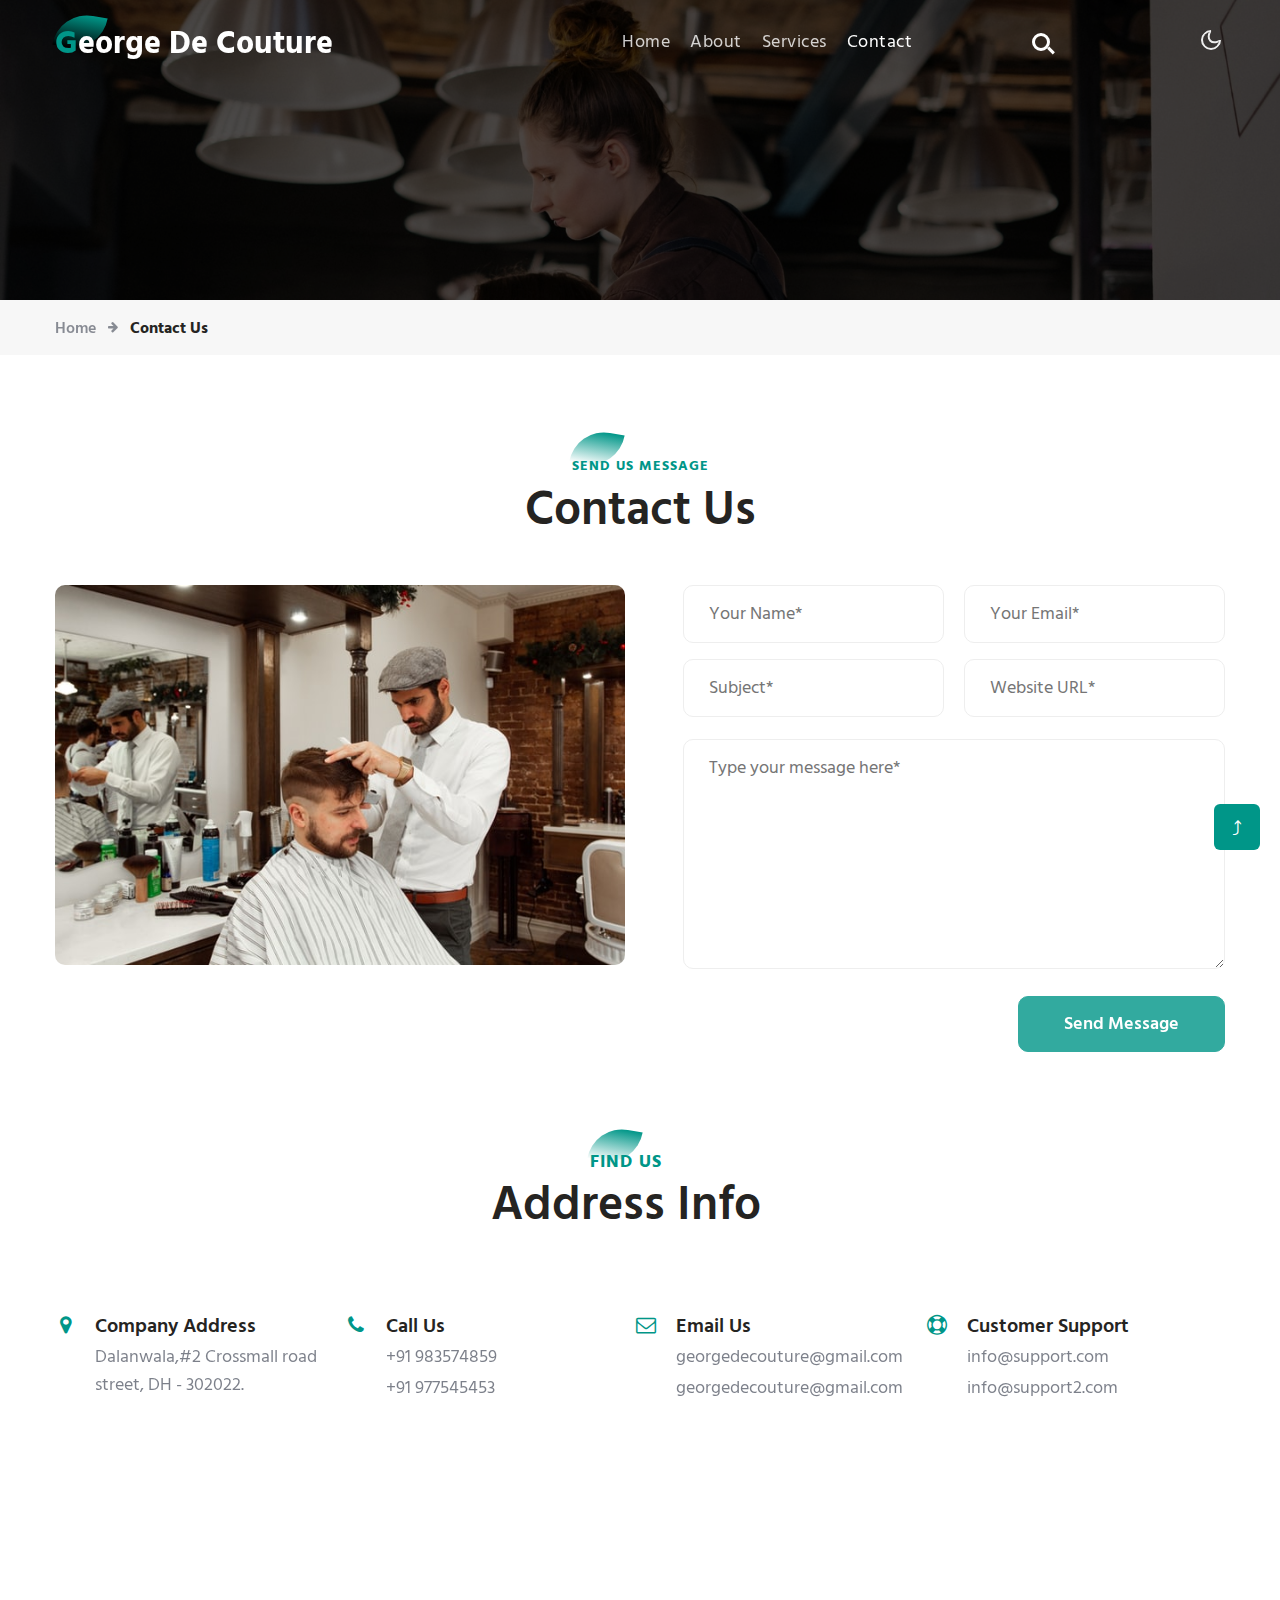
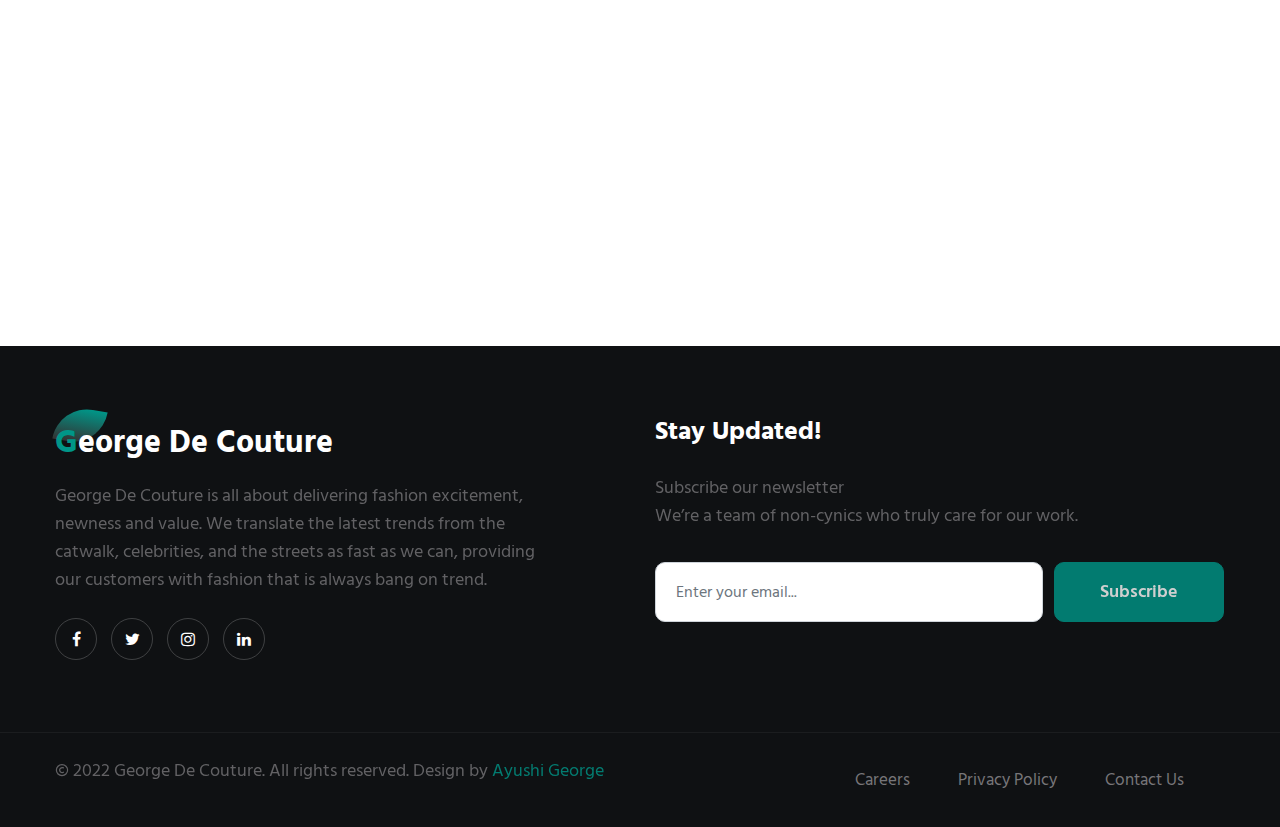
<file: contact.html>
<!DOCTYPE html>
<html lang="zxx">
  <head>
    <meta charset="utf-8" />
    <meta
      name="viewport"
      content="width=device-width, initial-scale=1, shrink-to-fit=no"
    />
    <meta
      name="keywords"
      content="Atelier Responsive web template, Bootstrap Web Templates, Android Compatible web template, Smartphone Compatible web template, free webdesigns for Nokia, Samsung, LG, SonyEricsson, Motorola web design"
    />
    <title>
      George De Couture: A Fashion of Web Template | Contact :: Ayushi George
    </title>
    <link
      href="//fonts.googleapis.com/css2?family=Hind+Siliguri:wght@400;500;600;700&display=swap"
      rel="stylesheet"
    />

    <link rel="stylesheet" href="assets/css/style-starter.css" />
  </head>

  <body>
    <header id="site-header" class="w3lhny-head fixed-top">
      <div class="container">
        <nav class="navbar navbar-expand-lg stroke px-0">
          <h1>
            <a class="navbar-brand" href="index.html">
              <span class="sublog">G</span>eorge De Couture
            </a>
          </h1>
          <!-- if logo is image enable this   
  <a class="navbar-brand" href="#index.html">
      <img src="image-path" alt="Your logo" title="Your logo" style="height:35px;" />
  </a> -->
          <button
            class="navbar-toggler collapsed bg-gradient"
            type="button"
            data-toggle="collapse"
            data-target="#navbarTogglerDemo02"
            aria-controls="navbarTogglerDemo02"
            aria-expanded="false"
            aria-label="Toggle navigation"
          >
            <span class="navbar-toggler-icon fa icon-expand fa-bars"></span>
            <span class="navbar-toggler-icon fa icon-close fa-times"></span>
          </button>

          <div class="collapse navbar-collapse" id="navbarTogglerDemo02">
            <ul class="navbar-nav mx-lg-auto">
              <li class="nav-item">
                <a class="nav-link" href="index.html"
                  >Home <span class="sr-only">(current)</span></a
                >
              </li>
              <li class="nav-item">
                <a class="nav-link" href="about.html">About</a>
              </li>
              <li class="nav-item">
                <a class="nav-link" href="services.html">Services</a>
              </li>
              <li class="nav-item active">
                <a class="nav-link" href="contact.html">Contact</a>
              </li>
            </ul>
            <!--/search-right-->
          </div>

          <!-- toggle switch for light and dark theme -->
          <div class="mobile-position">
            <nav class="navigation">
              <div class="theme-switch-wrapper">
                <label class="theme-switch" for="checkbox">
                  <input type="checkbox" id="checkbox" />
                  <div class="mode-container">
                    <i class="gg-sun"></i>
                    <i class="gg-moon"></i>
                  </div>
                </label>
              </div>
            </nav>
          </div>
          <!-- //toggle switch for light and dark theme -->
        </nav>
      </div>
      <!-- search -->
      <div class="search">
        <div class="cd-main-header">
          <ul class="cd-header-buttons">
            <li>
              <a class="cd-search-trigger" href="#cd-search">
                <span></span>
              </a>
            </li>
          </ul>
        </div>
        <div id="cd-search" class="cd-search">
          <form action="#" method="post">
            <input
              name="Search"
              type="search"
              placeholder="Click enter after typing..."
            />
          </form>
        </div>
      </div>
      <!-- //search -->
    </header>
    <!--/header-->
    <!--/inner-page-->

    <div class="inner-banner"></div>
    <section class="w3l-breadcrumb">
      <div class="container">
        <ul class="breadcrumbs-custom-path">
          <li><a href="index.html">Home</a></li>
          <li class="active">
            <span class="fa fa-arrow-right mx-2" aria-hidden="true"></span>
            Contact Us
          </li>
        </ul>
      </div>
    </section>
    <!--//inner-page-->
    <!-- /contact-section -->
    <section class="w3l-contact-2 py-5" id="contact">
      <div class="container py-lg-5 py-md-4 py-2">
        <div class="w3l-header-sec text-center mb-md-5 mb-4">
          <h6 class="title-subhny mx-0">Send Us Message</h6>
          <h3 class="title-w3l mx-0">Contact Us</h3>
        </div>
        <div class="contact-grids d-grid">
          <div class="contact-left-img">
            <img
              src="assets/images/b1.jpg"
              class="img-fluid radius-image"
              alt=""
            />
          </div>
          <div class="contact-right">
            <form
              action="https://sendmail.w3layouts.com/submitForm"
              method="post"
              class="signin-form"
            >
              <div class="input-grids">
                <input
                  type="text"
                  name="w3lName"
                  id="w3lName"
                  placeholder="Your Name*"
                  class="contact-input"
                  required=""
                />
                <input
                  type="email"
                  name="w3lSender"
                  id="w3lSender"
                  placeholder="Your Email*"
                  class="contact-input"
                  required=""
                />
                <input
                  type="text"
                  name="w3lSubect"
                  id="w3lSubect"
                  placeholder="Subject*"
                  class="contact-input"
                  required=""
                />
                <input
                  type="text"
                  name="w3lWebsite"
                  id="w3lWebsite"
                  placeholder="Website URL*"
                  class="contact-input"
                  required=""
                />
              </div>
              <div class="form-input">
                <textarea
                  name="w3lMessage"
                  id="w3lMessage"
                  placeholder="Type your message here*"
                  required=""
                ></textarea>
              </div>
              <div class="form-buttonhny text-lg-right">
                <button class="btn btn-style btn-primary">Send Message</button>
              </div>
            </form>
          </div>
        </div>

        <div class="contact-left mt-5 pt-lg-5">
          <div class="w3l-header-sec text-center mb-md-5 mb-4">
            <h6 class="title-subhny mx-0">Find Us</h6>
            <h3 class="title-w3l mx-0">Address Info</h3>
          </div>
          <div class="cont-details">
            <div class="cont-top margin-up">
              <div class="cont-left text-center">
                <span class="fa fa-map-marker"></span>
              </div>
              <div class="cont-right">
                <h6>Company Address</h6>
                <p>Dalanwala,#2 Crossmall road street, DH - 302022.</p>
              </div>
            </div>
            <div class="cont-top margin-up">
              <div class="cont-left text-center">
                <span class="fa fa-phone"></span>
              </div>
              <div class="cont-right">
                <h6>Call Us</h6>
                <p><a href="tel:+1(21) 343 5677">+91 983574859</a></p>
                <p><a href="tel:+1(21) 343 5678">+91 977545453</a></p>
              </div>
            </div>
            <div class="cont-top margin-up">
              <div class="cont-left text-center">
                <span class="fa fa-envelope-o"></span>
              </div>
              <div class="cont-right">
                <h6>Email Us</h6>
                <p>
                  <a href="georgedecouture@gmail.com" class="mail"
                    >georgedecouture@gmail.com</a
                  >
                </p>
                <p>
                  <a href="mailto:georgedecouture@gmail.com" class="mail"
                    >georgedecouture@gmail.com</a
                  >
                </p>
              </div>
            </div>
            <div class="cont-top margin-up">
              <div class="cont-left text-center">
                <span class="fa fa-life-ring"></span>
              </div>
              <div class="cont-right">
                <h6>Customer Support</h6>
                <p>
                  <a href="mailto:info@support.com" class="mail"
                    >info@support.com</a
                  >
                </p>
                <p>
                  <a href="mailto:info@support2.com" class="mail"
                    >info@support2.com</a
                  >
                </p>
              </div>
            </div>
          </div>
        </div>

        <div class="map-iframe mt-5">
          <iframe
            src="https://www.google.com/maps/embed?pb=!1m18!1m12!1m3!1d317718.69319292053!2d-0.3817765050863085!3d51.528307984912544!2m3!1f0!2f0!3f0!3m2!1i1024!2i768!4f13.1!3m3!1m2!1s0x47d8a00baf21de75%3A0x52963a5addd52a99!2sLondon%2C+UK!5e0!3m2!1sen!2spl!4v1562654563739!5m2!1sen!2spl"
            width="100%"
            height="400"
            frameborder="0"
            style="border: 0px"
            allowfullscreen=""
          ></iframe>
        </div>
      </div>
    </section>

    <!-- //contact-section -->
    <!-- footer -->
    <footer class="w3l-footer-29-main">
      <div class="footer-29-w3l py-5">
        <div class="container py-lg-4">
          <div class="row footer-top-29">
            <div class="col-lg-6 col-md-6 footer-list-29 footer-1 pr-lg-5">
              <div class="footer-logo mb-3">
                <a class="footer-brand-logo" href="index.html"
                  ><span class="sublog">G</span>eorge De Couture</a
                >
              </div>
              <p class="pr-lg-5">
                George De Couture is all about delivering fashion excitement,
                newness and value. We translate the latest trends from the
                catwalk, celebrities, and the streets as fast as we can,
                providing our customers with fashion that is always bang on
                trend.
              </p>
              <div class="main-social-footer-29 mt-4">
                <a href="#facebook" class="facebook"
                  ><span class="fa fa-facebook"></span
                ></a>
                <a href="#twitter" class="twitter"
                  ><span class="fa fa-twitter"></span
                ></a>
                <a href="#instagram" class="instagram"
                  ><span class="fa fa-instagram"></span
                ></a>
                <a href="#linkedin" class="linkedin"
                  ><span class="fa fa-linkedin"></span
                ></a>
              </div>
            </div>
            <div class="col-lg-6 col-md-6 footer-list-29 footer-4 mt-lg-0 mt-5">
              <h6 class="footer-title-29">Stay Updated!</h6>
              <p>Subscribe our newsletter</p>
              <p>We’re a team of non-cynics who truly care for our work.</p>
              <form
                action="#"
                method="post"
                class="subscribe-wthree pt-lg-2 mt-4"
              >
                <div class="d-md-flex flex-wrap subscribe-wthree-field">
                  <input
                    class="form-control"
                    type="email"
                    placeholder="Enter your email..."
                    name="email"
                    required=""
                  />
                  <button class="btn btn-style btn-primary" type="submit">
                    Subscribe
                  </button>
                </div>
              </form>
            </div>
          </div>
        </div>
      </div>
      <!-- //footer -->

      <!-- copyright -->
      <section class="w3l-copyright">
        <div class="container">
          <div class="row bottom-copies">
            <p class="col-lg-8 copy-footer-29">
              © 2022 George De Couture. All rights reserved. Design by
              <a href="www.linkedin.com/in/ayushi-george" target="_blank">
                Ayushi George</a
              >
            </p>

            <div class="col-lg-4 footer-list-29">
              <ul class="d-flex text-lg-right">
                <li><a href="#careers"> Careers</a></li>
                <li class="mx-lg-5 mx-md-4 mx-3">
                  <a href="#privacymy-lg-0 my-4">Privacy Policy</a>
                </li>
                <li><a href="contact.html">Contact us</a></li>
              </ul>
            </div>
          </div>
        </div>
      </section>
      <!-- move top -->
      <button onclick="topFunction()" id="movetop" title="Go to top">
        &#10548;
      </button>
      <script>
        // When the user scrolls down 20px from the top of the document, show the button
        window.onscroll = function () {
          scrollFunction();
        };

        function scrollFunction() {
          if (
            document.body.scrollTop > 20 ||
            document.documentElement.scrollTop > 20
          ) {
            document.getElementById("movetop").style.display = "block";
          } else {
            document.getElementById("movetop").style.display = "none";
          }
        }

        // When the user clicks on the button, scroll to the top of the document
        function topFunction() {
          document.body.scrollTop = 0;
          document.documentElement.scrollTop = 0;
        }
      </script>
      <!-- /move top -->
    </footer>

    <!-- //copyright -->
    <!-- Template JavaScript -->
    <script src="assets/js/jquery-3.3.1.min.js"></script>
    <script src="assets/js/theme-change.js"></script>
    <!--search-bar-->
    <script src="assets/js/search.js"></script>
    <!--//search-bar-->
    <!--/MENU-JS-->
    <script>
      $(window).on("scroll", function () {
        var scroll = $(window).scrollTop();

        if (scroll >= 80) {
          $("#site-header").addClass("nav-fixed");
        } else {
          $("#site-header").removeClass("nav-fixed");
        }
      });

      //Main navigation Active Class Add Remove
      $(".navbar-toggler").on("click", function () {
        $("header").toggleClass("active");
      });
      $(document).on("ready", function () {
        if ($(window).width() > 991) {
          $("header").removeClass("active");
        }
        $(window).on("resize", function () {
          if ($(window).width() > 991) {
            $("header").removeClass("active");
          }
        });
      });
    </script>
    <!--//MENU-JS-->

    <script src="assets/js/bootstrap.min.js"></script>
  </body>
</html>
</file>
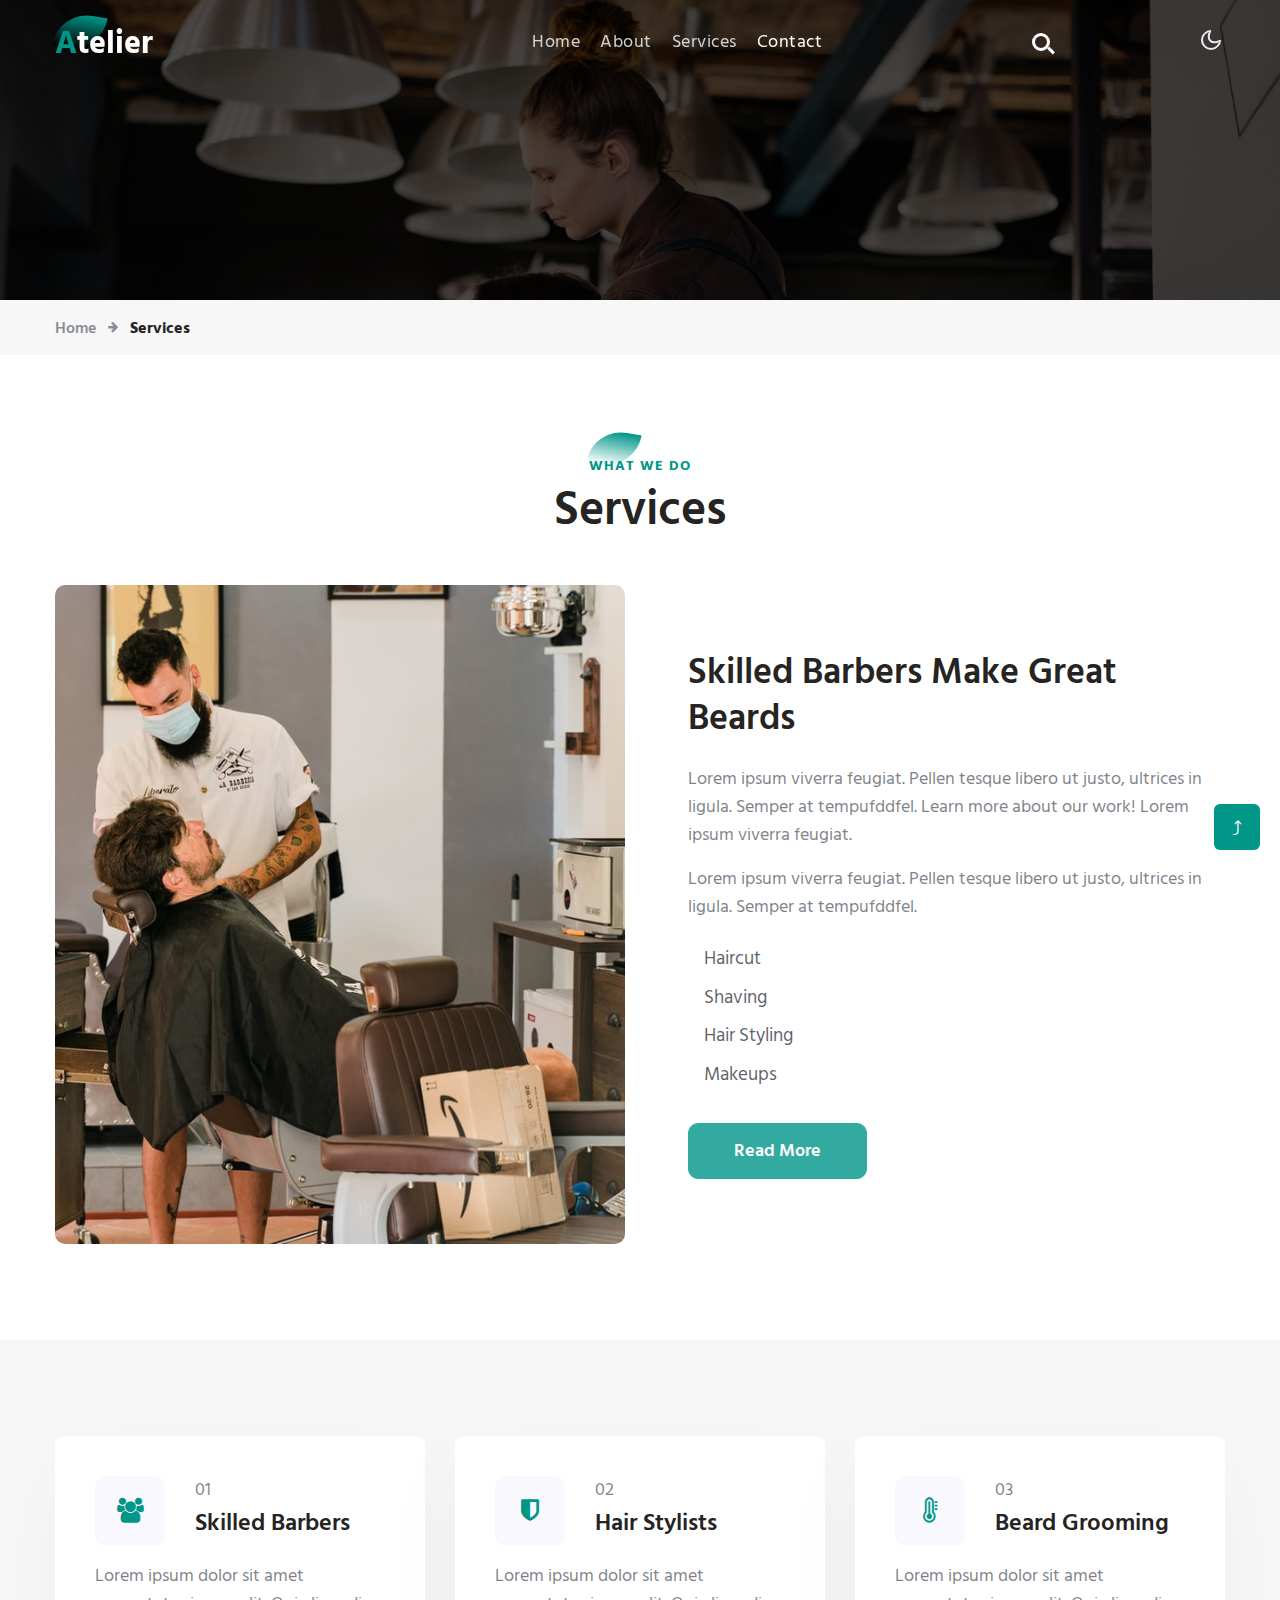
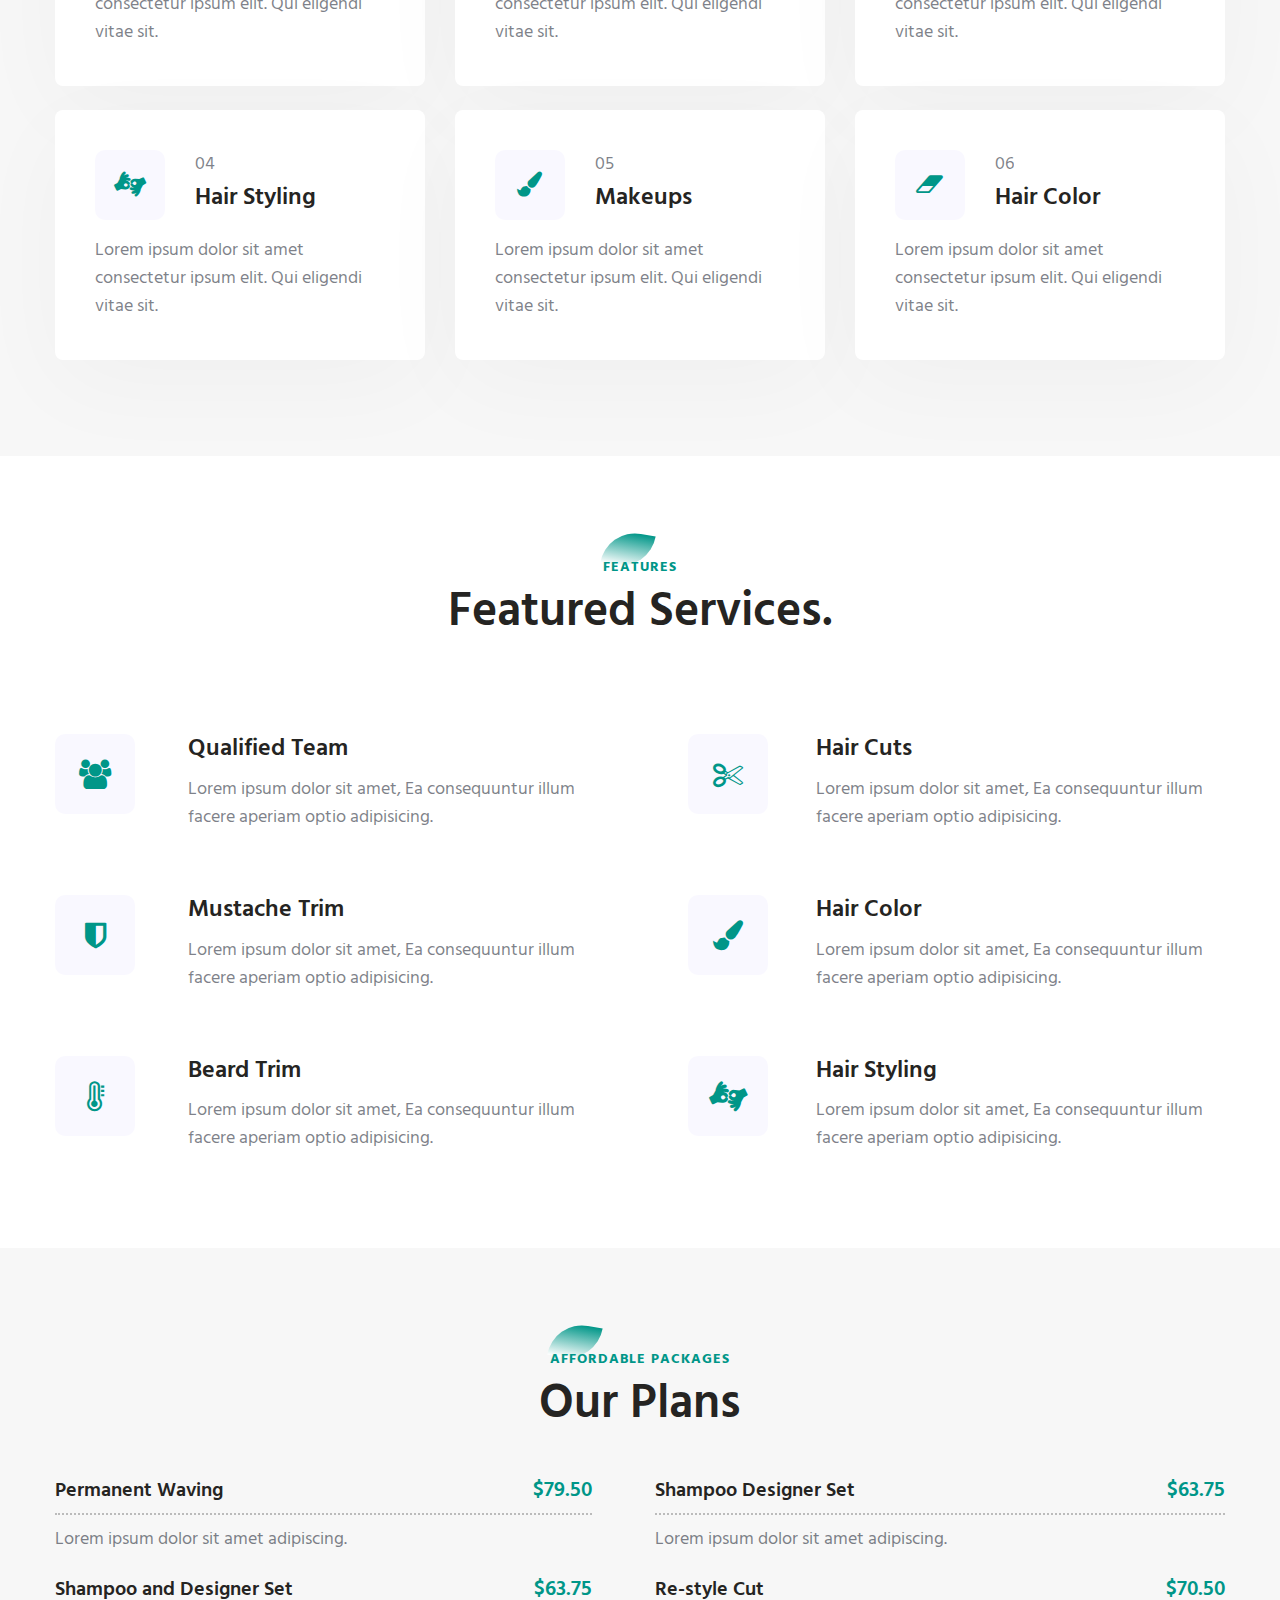
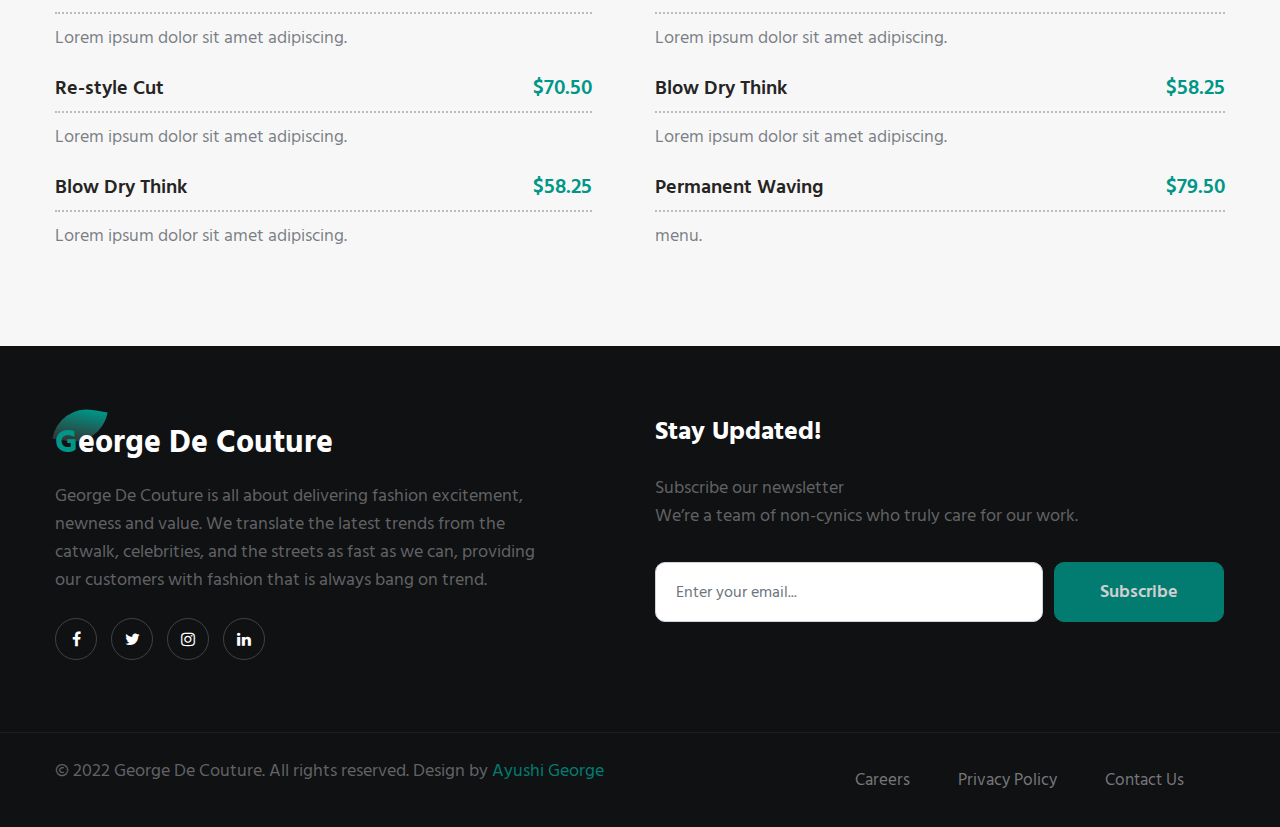
<file: services.html>
<!DOCTYPE html>
<html lang="zxx">
  <head>
    <meta charset="utf-8" />
    <meta
      name="viewport"
      content="width=device-width, initial-scale=1, shrink-to-fit=no"
    />
    <meta
      name="keywords"
      content="Atelier Responsive web template, Bootstrap Web Templates, Android Compatible web template, Smartphone Compatible web template, free webdesigns for Nokia, Samsung, LG, SonyEricsson, Motorola web design"
    />
    <title>
      George De Couture- A Fashion Website | Services :: Ayushi George
    </title>
    <link
      href="//fonts.googleapis.com/css2?family=Hind+Siliguri:wght@400;500;600;700&display=swap"
      rel="stylesheet"
    />

    <link rel="stylesheet" href="assets/css/style-starter.css" />
  </head>

  <body>
    <header id="site-header" class="w3lhny-head fixed-top">
      <div class="container">
        <nav class="navbar navbar-expand-lg stroke px-0">
          <h1>
            <a class="navbar-brand" href="index.html">
              <span class="sublog">A</span>telier
            </a>
          </h1>
          <!-- if logo is image enable this   
  <a class="navbar-brand" href="#index.html">
      <img src="image-path" alt="Your logo" title="Your logo" style="height:35px;" />
  </a> -->
          <button
            class="navbar-toggler collapsed bg-gradient"
            type="button"
            data-toggle="collapse"
            data-target="#navbarTogglerDemo02"
            aria-controls="navbarTogglerDemo02"
            aria-expanded="false"
            aria-label="Toggle navigation"
          >
            <span class="navbar-toggler-icon fa icon-expand fa-bars"></span>
            <span class="navbar-toggler-icon fa icon-close fa-times"></span>
          </button>

          <div class="collapse navbar-collapse" id="navbarTogglerDemo02">
            <ul class="navbar-nav mx-lg-auto">
              <li class="nav-item">
                <a class="nav-link" href="index.html"
                  >Home <span class="sr-only">(current)</span></a
                >
              </li>
              <li class="nav-item">
                <a class="nav-link" href="about.html">About</a>
              </li>
              <li class="nav-item">
                <a class="nav-link" href="services.html">Services</a>
              </li>

              <li class="nav-item active">
                <a class="nav-link" href="contact.html">Contact</a>
              </li>
            </ul>
            <!--/search-right-->
          </div>

          <!-- toggle switch for light and dark theme -->
          <div class="mobile-position">
            <nav class="navigation">
              <div class="theme-switch-wrapper">
                <label class="theme-switch" for="checkbox">
                  <input type="checkbox" id="checkbox" />
                  <div class="mode-container">
                    <i class="gg-sun"></i>
                    <i class="gg-moon"></i>
                  </div>
                </label>
              </div>
            </nav>
          </div>
          <!-- //toggle switch for light and dark theme -->
        </nav>
      </div>
      <!-- search -->
      <div class="search">
        <div class="cd-main-header">
          <ul class="cd-header-buttons">
            <li>
              <a class="cd-search-trigger" href="#cd-search">
                <span></span>
              </a>
            </li>
          </ul>
        </div>
        <div id="cd-search" class="cd-search">
          <form action="#" method="post">
            <input
              name="Search"
              type="search"
              placeholder="Click enter after typing..."
            />
          </form>
        </div>
      </div>
      <!-- //search -->
    </header>
    <!--/header-->
    <!--/inner-page-->

    <div class="inner-banner"></div>
    <section class="w3l-breadcrumb">
      <div class="container">
        <ul class="breadcrumbs-custom-path">
          <li><a href="index.html">Home</a></li>
          <li class="active">
            <span class="fa fa-arrow-right mx-2" aria-hidden="true"></span>
            Services
          </li>
        </ul>
      </div>
    </section>
    <!--//inner-page-->
    <!-- services-page-->
    <section class="w3l-index2" id="services1">
      <div class="midd-w3 py-5">
        <div class="container py-lg-5 py-md-4 py-2">
          <div class="w3l-header-sec text-center mb-md-5 mb-4">
            <h6 class="title-subhny mx-0">What We Do</h6>
            <h3 class="title-w3l mx-0">Services</h3>
          </div>
          <div class="row">
            <div class="col-lg-6 left-wthree-img">
              <div class="position-relative">
                <img
                  src="assets/images/ab1.jpg"
                  alt=""
                  class="radius-image img-fluid"
                />
              </div>
            </div>
            <div class="col-lg-6 mt-lg-0 mt-5 pl-lg-5 align-self">
              <h4 class="sub-title-w3l mx-0">
                Skilled Barbers Make Great Beards
              </h4>
              <p class="mt-4">
                Lorem ipsum viverra feugiat. Pellen tesque libero ut justo,
                ultrices in ligula. Semper at tempufddfel. Learn more about our
                work! Lorem ipsum viverra feugiat.
              </p>
              <p class="mt-3">
                Lorem ipsum viverra feugiat. Pellen tesque libero ut justo,
                ultrices in ligula. Semper at tempufddfel.
              </p>
              <ul class="w3l-right-book mt-4 pl-3">
                <li>Haircut</li>
                <li>Shaving</li>
                <li>Hair Styling</li>
                <li>Makeups</li>
              </ul>
              <a href="#" class="btn btn-style btn-primary mt-4">Read More</a>
            </div>
          </div>
        </div>
      </div>
    </section>
    <!-- home page block1 -->
    <section id="about" class="home-services py-lg-5">
      <div class="container py-lg-5 py-md-3">
        <div class="row">
          <div class="col-lg-4 col-md-6 col-sm-12">
            <div class="box-wrap">
              <div class="box-wrap-grid">
                <div class="icon">
                  <span class="fa fa-users"></span>
                </div>
                <div class="info">
                  <p>01</p>
                  <h4><a href="#url">Skilled Barbers</a></h4>
                </div>
              </div>
              <p class="mt-3">
                Lorem ipsum dolor sit amet consectetur ipsum elit. Qui eligendi
                vitae sit.
              </p>
            </div>
          </div>
          <div class="col-lg-4 col-md-6 col-sm-12 mt-md-0 mt-4">
            <div class="box-wrap">
              <div class="box-wrap-grid">
                <div class="icon">
                  <span class="fa fa-shield"></span>
                </div>
                <div class="info">
                  <p>02</p>
                  <h4><a href="#url">Hair Stylists</a></h4>
                </div>
              </div>
              <p class="mt-3">
                Lorem ipsum dolor sit amet consectetur ipsum elit. Qui eligendi
                vitae sit.
              </p>
            </div>
          </div>
          <div class="col-lg-4 col-md-6 col-sm-12 mt-lg-0 mt-4">
            <div class="box-wrap">
              <div class="box-wrap-grid">
                <div class="icon">
                  <span class="fa fa-thermometer-full"></span>
                </div>
                <div class="info">
                  <p>03</p>
                  <h4><a href="#url">Beard Grooming</a></h4>
                </div>
              </div>
              <p class="mt-3">
                Lorem ipsum dolor sit amet consectetur ipsum elit. Qui eligendi
                vitae sit.
              </p>
            </div>
          </div>
          <div class="col-lg-4 col-md-6 col-sm-12 mt-4">
            <div class="box-wrap">
              <div class="box-wrap-grid">
                <div class="icon">
                  <span
                    class="fa fa-american-sign-language-interpreting"
                  ></span>
                </div>
                <div class="info">
                  <p>04</p>
                  <h4><a href="#url">Hair Styling</a></h4>
                </div>
              </div>
              <p class="mt-3">
                Lorem ipsum dolor sit amet consectetur ipsum elit. Qui eligendi
                vitae sit.
              </p>
            </div>
          </div>
          <div class="col-lg-4 col-md-6 col-sm-12 mt-4">
            <div class="box-wrap">
              <div class="box-wrap-grid">
                <div class="icon">
                  <span class="fa fa-paint-brush"></span>
                </div>
                <div class="info">
                  <p>05</p>
                  <h4><a href="#url">Makeups</a></h4>
                </div>
              </div>
              <p class="mt-3">
                Lorem ipsum dolor sit amet consectetur ipsum elit. Qui eligendi
                vitae sit.
              </p>
            </div>
          </div>
          <div class="col-lg-4 col-md-6 col-sm-12 mt-4">
            <div class="box-wrap">
              <div class="box-wrap-grid">
                <div class="icon">
                  <span class="fa fa-eraser"></span>
                </div>
                <div class="info">
                  <p>06</p>
                  <h4><a href="#url">Hair Color</a></h4>
                </div>
              </div>
              <p class="mt-3">
                Lorem ipsum dolor sit amet consectetur ipsum elit. Qui eligendi
                vitae sit.
              </p>
            </div>
          </div>
        </div>
      </div>
    </section>
    <!-- //home page block1 -->

    <!-- /w3l-content-4-->
    <section class="w3l-content-4 py-5" id="features">
      <div class="content-4-main py-lg-5 py-md-4 py-2">
        <div class="container">
          <div class="title-content text-center">
            <h3 class="title-subhny">Features</h3>
            <h3 class="title-w3l mx-lg-5">Featured Services.</h3>
          </div>
          <div class="content-info-in row mt-5 pt-lg-5">
            <div class="content-left col-lg-6">
              <div class="row content4-right-grids mb-sm-5 mb-4 pb-3">
                <div class="col-2 content4-right-icon">
                  <div class="content4-icon icon-clr1">
                    <span class="fa fa-users"></span>
                  </div>
                </div>
                <div class="col-10 content4-right-info pl-lg-5">
                  <h6><a href="#url">Qualified Team</a></h6>
                  <p>
                    Lorem ipsum dolor sit amet, Ea consequuntur illum facere
                    aperiam optio adipisicing.
                  </p>
                </div>
              </div>
              <div class="row content4-right-grids mb-sm-5 mb-4 pb-3">
                <div class="col-2 content4-right-icon">
                  <div class="content4-icon icon-clr2">
                    <span class="fa fa-shield"></span>
                  </div>
                </div>
                <div class="col-10 content4-right-info pl-lg-5">
                  <h6><a href="#url"> Mustache Trim</a></h6>
                  <p>
                    Lorem ipsum dolor sit amet, Ea consequuntur illum facere
                    aperiam optio adipisicing.
                  </p>
                </div>
              </div>
              <div class="row content4-right-grids">
                <div class="col-2 content4-right-icon">
                  <div class="content4-icon icon-clr3">
                    <span class="fa fa-thermometer-full"></span>
                  </div>
                </div>
                <div class="col-10 content4-right-info pl-lg-5">
                  <h6><a href="#url">Beard Trim</a></h6>
                  <p>
                    Lorem ipsum dolor sit amet, Ea consequuntur illum facere
                    aperiam optio adipisicing.
                  </p>
                </div>
              </div>
            </div>
            <div class="content-right col-lg-6 mt-lg-0 mt-5 pl-lg-5">
              <div class="row content4-right-grids mb-sm-5 mb-4 pb-3">
                <div class="col-2 content4-right-icon">
                  <div class="content4-icon icon-clr4">
                    <span class="fa fa-scissors"></span>
                  </div>
                </div>
                <div class="col-10 content4-right-info pl-lg-5">
                  <h6><a href="#url"> Hair Cuts</a></h6>
                  <p>
                    Lorem ipsum dolor sit amet, Ea consequuntur illum facere
                    aperiam optio adipisicing.
                  </p>
                </div>
              </div>
              <div class="row content4-right-grids mb-sm-5 mb-4 pb-3">
                <div class="col-2 content4-right-icon">
                  <div class="content4-icon icon-clr5">
                    <span class="fa fa-paint-brush"></span>
                  </div>
                </div>
                <div class="col-10 content4-right-info pl-lg-5">
                  <h6><a href="#url"> Hair Color</a></h6>
                  <p>
                    Lorem ipsum dolor sit amet, Ea consequuntur illum facere
                    aperiam optio adipisicing.
                  </p>
                </div>
              </div>
              <div class="row content4-right-grids">
                <div class="col-2 content4-right-icon">
                  <div class="content4-icon icon-clr6">
                    <span
                      class="fa fa-american-sign-language-interpreting"
                    ></span>
                  </div>
                </div>
                <div class="col-10 content4-right-info pl-lg-5">
                  <h6><a href="#url">Hair Styling</a></h6>
                  <p>
                    Lorem ipsum dolor sit amet, Ea consequuntur illum facere
                    aperiam optio adipisicing.
                  </p>
                </div>
              </div>
            </div>
          </div>
        </div>
      </div>
    </section>
    <!-- //w3l-content-4-->
    <section id="pricing" class="home-services pricing-sec py-5">
      <div class="container py-lg-5 py-md-3 py-2">
        <div class="title-content text-center mb-lg-5 mb-4">
          <h3 class="title-subhny">Affordable Packages</h3>
          <h3 class="title-w3l mx-lg-5">Our Plans</h3>
        </div>
        <div class="row">
          <div class="col-lg-6 menu-section pr-lg-5">
            <!-- Item starts -->
            <div class="menu-item">
              <div class="mb-4">
                <div class="row border-dot no-gutters">
                  <div class="col-8 menu-item-name">
                    <h6>Permanent Waving</h6>
                  </div>
                  <div class="col-4 menu-item-price text-right">
                    <h6>$79.50</h6>
                  </div>
                </div>
                <div class="menu-item-description">
                  <p>Lorem ipsum dolor sit amet adipiscing.</p>
                </div>
              </div>
            </div>
            <!-- Item ends -->
            <!-- Item starts -->
            <div class="menu-item">
              <div class="mb-4">
                <div class="row border-dot no-gutters">
                  <div class="col-8 menu-item-name">
                    <h6>Shampoo and Designer Set</h6>
                  </div>
                  <div class="col-4 menu-item-price text-right">
                    <h6>$63.75</h6>
                  </div>
                </div>
                <div class="menu-item-description">
                  <p>Lorem ipsum dolor sit amet adipiscing.</p>
                </div>
              </div>
            </div>
            <!-- Item ends -->
            <!-- Item starts -->
            <div class="menu-item">
              <div class="mb-4">
                <div class="row border-dot no-gutters">
                  <div class="col-8 menu-item-name">
                    <h6>Re-style Cut</h6>
                  </div>
                  <div class="col-4 menu-item-price text-right">
                    <h6>$70.50</h6>
                  </div>
                </div>
                <div class="menu-item-description">
                  <p>Lorem ipsum dolor sit amet adipiscing.</p>
                </div>
              </div>
            </div>
            <!-- Item ends -->
            <!-- Item starts -->
            <div class="menu-item">
              <div class="">
                <div class="row border-dot no-gutters">
                  <div class="col-8 menu-item-name">
                    <h6>Blow Dry Think</h6>
                  </div>
                  <div class="col-4 menu-item-price text-right">
                    <h6>$58.25</h6>
                  </div>
                </div>
                <div class="menu-item-description">
                  <p>Lorem ipsum dolor sit amet adipiscing.</p>
                </div>
              </div>
            </div>
            <!-- Item ends -->
          </div>
          <div class="col-lg-6 menu-section">
            <!-- Item starts -->
            <div class="menu-item">
              <div class="mb-4">
                <div class="row border-dot no-gutters">
                  <div class="col-8 menu-item-name">
                    <h6>Shampoo Designer Set</h6>
                  </div>
                  <div class="col-4 menu-item-price text-right">
                    <h6>$63.75</h6>
                  </div>
                </div>
                <div class="menu-item-description">
                  <p>Lorem ipsum dolor sit amet adipiscing.</p>
                </div>
              </div>
            </div>
            <!-- Item ends -->
            <!-- Item starts -->
            <div class="menu-item">
              <div class="mb-4">
                <div class="row border-dot no-gutters">
                  <div class="col-8 menu-item-name">
                    <h6>Re-style Cut</h6>
                  </div>
                  <div class="col-4 menu-item-price text-right">
                    <h6>$70.50</h6>
                  </div>
                </div>
                <div class="menu-item-description">
                  <p>Lorem ipsum dolor sit amet adipiscing.</p>
                </div>
              </div>
            </div>
            <!-- Item ends -->
            <!-- Item starts -->
            <div class="menu-item">
              <div class="mb-4">
                <div class="row border-dot no-gutters">
                  <div class="col-8 menu-item-name">
                    <h6>Blow Dry Think</h6>
                  </div>
                  <div class="col-4 menu-item-price text-right">
                    <h6>$58.25</h6>
                  </div>
                </div>
                <div class="menu-item-description">
                  <p>Lorem ipsum dolor sit amet adipiscing.</p>
                </div>
              </div>
            </div>
            <!-- Item ends -->
            <!-- Item starts -->
            <div class="menu-item">
              <div class="mb-">
                <div class="row border-dot no-gutters">
                  <div class="col-8 menu-item-name">
                    <h6>Permanent Waving</h6>
                  </div>
                  <div class="col-4 menu-item-price text-right">
                    <h6>$79.50</h6>
                  </div>
                </div>
                <div class="menu-item-description">
                  <p>menu.</p>
                </div>
              </div>
            </div>
            <!-- Item ends -->
          </div>
        </div>
      </div>
    </section>

    <!-- footer -->
    <footer class="w3l-footer-29-main">
      <div class="footer-29-w3l py-5">
        <div class="container py-lg-4">
          <div class="row footer-top-29">
            <div class="col-lg-6 col-md-6 footer-list-29 footer-1 pr-lg-5">
              <div class="footer-logo mb-3">
                <a class="footer-brand-logo" href="index.html"
                  ><span class="sublog">G</span>eorge De Couture</a
                >
              </div>
              <p class="pr-lg-5">
                George De Couture is all about delivering fashion excitement,
                newness and value. We translate the latest trends from the
                catwalk, celebrities, and the streets as fast as we can,
                providing our customers with fashion that is always bang on
                trend.
              </p>
              <div class="main-social-footer-29 mt-4">
                <a href="#facebook" class="facebook"
                  ><span class="fa fa-facebook"></span
                ></a>
                <a href="#twitter" class="twitter"
                  ><span class="fa fa-twitter"></span
                ></a>
                <a href="#instagram" class="instagram"
                  ><span class="fa fa-instagram"></span
                ></a>
                <a href="#linkedin" class="linkedin"
                  ><span class="fa fa-linkedin"></span
                ></a>
              </div>
            </div>
            <div class="col-lg-6 col-md-6 footer-list-29 footer-4 mt-lg-0 mt-5">
              <h6 class="footer-title-29">Stay Updated!</h6>
              <p>Subscribe our newsletter</p>
              <p>We’re a team of non-cynics who truly care for our work.</p>
              <form
                action="#"
                method="post"
                class="subscribe-wthree pt-lg-2 mt-4"
              >
                <div class="d-md-flex flex-wrap subscribe-wthree-field">
                  <input
                    class="form-control"
                    type="email"
                    placeholder="Enter your email..."
                    name="email"
                    required=""
                  />
                  <button class="btn btn-style btn-primary" type="submit">
                    Subscribe
                  </button>
                </div>
              </form>
            </div>
          </div>
        </div>
      </div>
      <!-- //footer -->

      <!-- copyright -->
      <section class="w3l-copyright">
        <div class="container">
          <div class="row bottom-copies">
            <p class="col-lg-8 copy-footer-29">
              © 2022 George De Couture. All rights reserved. Design by
              <a href="www.linkedin.com/in/ayushi-george" target="_blank">
                Ayushi George</a
              >
            </p>

            <div class="col-lg-4 footer-list-29">
              <ul class="d-flex text-lg-right">
                <li><a href="#careers"> Careers</a></li>
                <li class="mx-lg-5 mx-md-4 mx-3">
                  <a href="#privacymy-lg-0 my-4">Privacy Policy</a>
                </li>
                <li><a href="contact.html">Contact us</a></li>
              </ul>
            </div>
          </div>
        </div>
      </section>
      <!-- move top -->
      <button onclick="topFunction()" id="movetop" title="Go to top">
        &#10548;
      </button>
      <script>
        // When the user scrolls down 20px from the top of the document, show the button
        window.onscroll = function () {
          scrollFunction();
        };

        function scrollFunction() {
          if (
            document.body.scrollTop > 20 ||
            document.documentElement.scrollTop > 20
          ) {
            document.getElementById("movetop").style.display = "block";
          } else {
            document.getElementById("movetop").style.display = "none";
          }
        }

        // When the user clicks on the button, scroll to the top of the document
        function topFunction() {
          document.body.scrollTop = 0;
          document.documentElement.scrollTop = 0;
        }
      </script>
      <!-- /move top -->
    </footer>

    <!-- //copyright -->
    <!-- Template JavaScript -->
    <script src="assets/js/jquery-3.3.1.min.js"></script>
    <script src="assets/js/theme-change.js"></script>
    <!--search-bar-->
    <script src="assets/js/search.js"></script>
    <!--//search-bar-->
    <!--/MENU-JS-->
    <script>
      $(window).on("scroll", function () {
        var scroll = $(window).scrollTop();

        if (scroll >= 80) {
          $("#site-header").addClass("nav-fixed");
        } else {
          $("#site-header").removeClass("nav-fixed");
        }
      });

      //Main navigation Active Class Add Remove
      $(".navbar-toggler").on("click", function () {
        $("header").toggleClass("active");
      });
      $(document).on("ready", function () {
        if ($(window).width() > 991) {
          $("header").removeClass("active");
        }
        $(window).on("resize", function () {
          if ($(window).width() > 991) {
            $("header").removeClass("active");
          }
        });
      });
    </script>
    <!--//MENU-JS-->

    <script src="assets/js/bootstrap.min.js"></script>
  </body>
</html>
</file>
<file: assets/css/style-starter.css>
@charset "UTF-8";

/*--
Author: W3layouts
Author URL: http://w3layouts.com
--*/
/*!
 * Bootstrap v4.4.1 (https://getbootstrap.com/)
 * Copyright 2011-2019 The Bootstrap Authors
 * Copyright 2011-2019 Twitter, Inc.
 * Licensed under MIT (https://github.com/twbs/bootstrap/blob/master/LICENSE)
 */
:root {
  --blue: #007bff;
  --indigo: #6610f2;
  --purple: #6f42c1;
  --pink: #e83e8c;
  --red: #dc3545;
  --orange: #fd7e14;
  --yellow: #ffc107;
  --green: #28a745;
  --teal: #20c997;
  --cyan: #17a2b8;
  --white: #fff;
  --gray: #6c757d;
  --gray-dark: #343a40;
  --primary: var(--primary-color);
  --secondary: #f8b195;
  --success: #28a745;
  --info: #17a2b8;
  --warning: #ffc107;
  --danger: #dc3545;
  --light: #f8f9fa;
  --dark: #343a40;
  --breakpoint-xs: 0;
  --breakpoint-sm: 576px;
  --breakpoint-md: 768px;
  --breakpoint-lg: 992px;
  --breakpoint-xl: 1200px;
  --font-family-sans-serif: -apple-system, BlinkMacSystemFont, "Segoe UI", Roboto, "Helvetica Neue", Arial, "Noto Sans", sans-serif, "Apple Color Emoji", "Segoe UI Emoji", "Segoe UI Symbol", "Noto Color Emoji";
  --font-family-monospace: SFMono-Regular, Menlo, Monaco, Consolas, "Liberation Mono", "Courier New", monospace;
}

*,
*::before,
*::after {
  box-sizing: border-box;
}

html {
  font-family: sans-serif;
  line-height: 1.15;
  -webkit-text-size-adjust: 100%;
  -webkit-tap-highlight-color: rgba(0, 0, 0, 0);
}

article,
aside,
figcaption,
figure,
footer,
header,
hgroup,
main,
nav,
section {
  display: block;
}

body {
  margin: 0;
  font-family: -apple-system, BlinkMacSystemFont, "Segoe UI", Roboto, "Helvetica Neue", Arial, "Noto Sans", sans-serif, "Apple Color Emoji", "Segoe UI Emoji", "Segoe UI Symbol", "Noto Color Emoji";
  font-size: 1rem;
  font-weight: 400;
  line-height: 1.5;
  color: #212529;
  text-align: left;
  background-color: #fff;
}

[tabindex="-1"]:focus:not(:focus-visible) {
  outline: 0 !important;
}

hr {
  box-sizing: content-box;
  height: 0;
  overflow: visible;
}

h1,
h2,
h3,
h4,
h5,
h6 {
  margin-top: 0;
  margin-bottom: 0.5rem;
}

p {
  margin-top: 0;
  margin-bottom: 1rem;
}

abbr[title],
abbr[data-original-title] {
  text-decoration: underline;
  -webkit-text-decoration: underline dotted;
  text-decoration: underline dotted;
  cursor: help;
  border-bottom: 0;
  -webkit-text-decoration-skip-ink: none;
  text-decoration-skip-ink: none;
}

address {
  margin-bottom: 1rem;
  font-style: normal;
  line-height: inherit;
}

ol,
ul,
dl {
  margin-top: 0;
  margin-bottom: 1rem;
}

ol ol,
ul ul,
ol ul,
ul ol {
  margin-bottom: 0;
}

dt {
  font-weight: 700;
}

dd {
  margin-bottom: .5rem;
  margin-left: 0;
}

blockquote {
  margin: 0 0 1rem;
}

b,
strong {
  font-weight: bolder;
}

small {
  font-size: 80%;
}

sub,
sup {
  position: relative;
  font-size: 75%;
  line-height: 0;
  vertical-align: baseline;
}

sub {
  bottom: -.25em;
}

sup {
  top: -.5em;
}

a {
  color: var(--primary-color);
  text-decoration: none;
  background-color: transparent;
}

a:hover {
  color: #5431ac;
  text-decoration: underline;
}

a:not([href]) {
  color: inherit;
  text-decoration: none;
}

a:not([href]):hover {
  color: inherit;
  text-decoration: none;
}

pre,
code,
kbd,
samp {
  font-family: SFMono-Regular, Menlo, Monaco, Consolas, "Liberation Mono", "Courier New", monospace;
  font-size: 1em;
}

pre {
  margin-top: 0;
  margin-bottom: 1rem;
  overflow: auto;
}

figure {
  margin: 0 0 1rem;
}

img {
  vertical-align: middle;
  border-style: none;
}

svg {
  overflow: hidden;
  vertical-align: middle;
}

table {
  border-collapse: collapse;
}

caption {
  padding-top: 0.75rem;
  padding-bottom: 0.75rem;
  color: #6c757d;
  text-align: left;
  caption-side: bottom;
}

th {
  text-align: inherit;
}

label {
  display: inline-block;
  margin-bottom: 0.5rem;
}

button {
  border-radius: 0;
}

button:focus {
  outline: 1px dotted;
  outline: 5px auto -webkit-focus-ring-color;
}

input,
button,
select,
optgroup,
textarea {
  margin: 0;
  font-family: inherit;
  font-size: inherit;
  line-height: inherit;
}

button,
input {
  overflow: visible;
}

button,
select {
  text-transform: none;
}

select {
  word-wrap: normal;
}

button,
[type="button"],
[type="reset"],
[type="submit"] {
  -webkit-appearance: button;
}

button:not(:disabled),
[type="button"]:not(:disabled),
[type="reset"]:not(:disabled),
[type="submit"]:not(:disabled) {
  cursor: pointer;
}

button::-moz-focus-inner,
[type="button"]::-moz-focus-inner,
[type="reset"]::-moz-focus-inner,
[type="submit"]::-moz-focus-inner {
  padding: 0;
  border-style: none;
}

input[type="radio"],
input[type="checkbox"] {
  box-sizing: border-box;
  padding: 0;
}

input[type="date"],
input[type="time"],
input[type="datetime-local"],
input[type="month"] {
  -webkit-appearance: listbox;
}

textarea {
  overflow: auto;
  resize: vertical;
}

fieldset {
  min-width: 0;
  padding: 0;
  margin: 0;
  border: 0;
}

legend {
  display: block;
  width: 100%;
  max-width: 100%;
  padding: 0;
  margin-bottom: .5rem;
  font-size: 1.5rem;
  line-height: inherit;
  color: inherit;
  white-space: normal;
}

@media (max-width: 1200px) {
  legend {
    font-size: calc(1.275rem + 0.3vw);
  }
}

progress {
  vertical-align: baseline;
}

[type="number"]::-webkit-inner-spin-button,
[type="number"]::-webkit-outer-spin-button {
  height: auto;
}

[type="search"] {
  outline-offset: -2px;
  -webkit-appearance: none;
}

[type="search"]::-webkit-search-decoration {
  -webkit-appearance: none;
}

::-webkit-file-upload-button {
  font: inherit;
  -webkit-appearance: button;
}

output {
  display: inline-block;
}

summary {
  display: list-item;
  cursor: pointer;
}

template {
  display: none;
}

[hidden] {
  display: none !important;
}

h1,
h2,
h3,
h4,
h5,
h6,
.h1,
.h2,
.h3,
.h4,
.h5,
.h6 {
  margin-bottom: 0.5rem;
  font-weight: 500;
  line-height: 1.2;
}

h1,
.h1 {
  font-size: 2.5rem;
}

@media (max-width: 1200px) {

  h1,
  .h1 {
    font-size: calc(1.375rem + 1.5vw);
  }
}

h2,
.h2 {
  font-size: 2rem;
}

@media (max-width: 1200px) {

  h2,
  .h2 {
    font-size: calc(1.325rem + 0.9vw);
  }
}

h3,
.h3 {
  font-size: 1.75rem;
}

@media (max-width: 1200px) {

  h3,
  .h3 {
    font-size: calc(1.3rem + 0.6vw);
  }
}

h4,
.h4 {
  font-size: 1.5rem;
}

@media (max-width: 1200px) {

  h4,
  .h4 {
    font-size: calc(1.275rem + 0.3vw);
  }
}

h5,
.h5 {
  font-size: 1.25rem;
}

h6,
.h6 {
  font-size: 1rem;
}

.lead {
  font-size: 1.25rem;
  font-weight: 300;
}

.display-1 {
  font-size: 6rem;
  font-weight: 300;
  line-height: 1.2;
}

@media (max-width: 1200px) {
  .display-1 {
    font-size: calc(1.725rem + 5.7vw);
  }
}

.display-2 {
  font-size: 5.5rem;
  font-weight: 300;
  line-height: 1.2;
}

@media (max-width: 1200px) {
  .display-2 {
    font-size: calc(1.675rem + 5.1vw);
  }
}

.display-3 {
  font-size: 4.5rem;
  font-weight: 300;
  line-height: 1.2;
}

@media (max-width: 1200px) {
  .display-3 {
    font-size: calc(1.575rem + 3.9vw);
  }
}

.display-4 {
  font-size: 3.5rem;
  font-weight: 300;
  line-height: 1.2;
}

@media (max-width: 1200px) {
  .display-4 {
    font-size: calc(1.475rem + 2.7vw);
  }
}

hr {
  margin-top: 1rem;
  margin-bottom: 1rem;
  border: 0;
  border-top: 1px solid rgba(0, 0, 0, 0.1);
}

small,
.small {
  font-size: 80%;
  font-weight: 400;
}

mark,
.mark {
  padding: 0.2em;
  background-color: #fcf8e3;
}

.list-unstyled {
  padding-left: 0;
  list-style: none;
}

.list-inline {
  padding-left: 0;
  list-style: none;
}

.list-inline-item {
  display: inline-block;
}

.list-inline-item:not(:last-child) {
  margin-right: 0.5rem;
}

.initialism {
  font-size: 90%;
  text-transform: uppercase;
}

.blockquote {
  margin-bottom: 1rem;
  font-size: 1.25rem;
}

.blockquote-footer {
  display: block;
  font-size: 80%;
  color: #6c757d;
}

.blockquote-footer::before {
  content: "\2014\00A0";
}

.img-fluid {
  max-width: 100%;
  height: auto;
}

.img-thumbnail {
  padding: 0.25rem;
  background-color: #fff;
  border: 1px solid #dee2e6;
  border-radius: 0.25rem;
  max-width: 100%;
  height: auto;
}

.figure {
  display: inline-block;
}

.figure-img {
  margin-bottom: 0.5rem;
  line-height: 1;
}

.figure-caption {
  font-size: 90%;
  color: #6c757d;
}

code {
  font-size: 87.5%;
  color: #e83e8c;
  word-wrap: break-word;
}

a>code {
  color: inherit;
}

kbd {
  padding: 0.2rem 0.4rem;
  font-size: 87.5%;
  color: #fff;
  background-color: #212529;
  border-radius: 0.2rem;
}

kbd kbd {
  padding: 0;
  font-size: 100%;
  font-weight: 700;
}

pre {
  display: block;
  font-size: 87.5%;
  color: #212529;
}

pre code {
  font-size: inherit;
  color: inherit;
  word-break: normal;
}

.pre-scrollable {
  max-height: 340px;
  overflow-y: scroll;
}

.container {
  width: 100%;
  padding-right: 15px;
  padding-left: 15px;
  margin-right: auto;
  margin-left: auto;
}

@media (min-width: 576px) {
  .container {
    max-width: 540px;
  }
}

@media (min-width: 768px) {
  .container {
    max-width: 720px;
  }
}

@media (min-width: 992px) {
  .container {
    max-width: 960px;
  }
}

@media (min-width: 1200px) {
  .container {
    max-width: 1140px;
  }
}

.container-fluid,
.container-sm,
.container-md,
.container-lg,
.container-xl {
  width: 100%;
  padding-right: 15px;
  padding-left: 15px;
  margin-right: auto;
  margin-left: auto;
}

@media (min-width: 576px) {

  .container,
  .container-sm {
    max-width: 540px;
  }
}

@media (min-width: 768px) {

  .container,
  .container-sm,
  .container-md {
    max-width: 720px;
  }
}

@media (min-width: 992px) {

  .container,
  .container-sm,
  .container-md,
  .container-lg {
    max-width: 960px;
  }
}

@media (min-width: 1200px) {

  .container,
  .container-sm,
  .container-md,
  .container-lg,
  .container-xl {
    max-width: 1140px;
  }
}

.row {
  display: flex;
  flex-wrap: wrap;
  margin-right: -15px;
  margin-left: -15px;
}

.no-gutters {
  margin-right: 0;
  margin-left: 0;
}

.no-gutters>.col,
.no-gutters>[class*="col-"] {
  padding-right: 0;
  padding-left: 0;
}

.col-1,
.col-2,
.col-3,
.col-4,
.col-5,
.col-6,
.col-7,
.col-8,
.col-9,
.col-10,
.col-11,
.col-12,
.col,
.col-auto,
.col-sm-1,
.col-sm-2,
.col-sm-3,
.col-sm-4,
.col-sm-5,
.col-sm-6,
.col-sm-7,
.col-sm-8,
.col-sm-9,
.col-sm-10,
.col-sm-11,
.col-sm-12,
.col-sm,
.col-sm-auto,
.col-md-1,
.col-md-2,
.col-md-3,
.col-md-4,
.col-md-5,
.col-md-6,
.col-md-7,
.col-md-8,
.col-md-9,
.col-md-10,
.col-md-11,
.col-md-12,
.col-md,
.col-md-auto,
.col-lg-1,
.col-lg-2,
.col-lg-3,
.col-lg-4,
.col-lg-5,
.col-lg-6,
.col-lg-7,
.col-lg-8,
.col-lg-9,
.col-lg-10,
.col-lg-11,
.col-lg-12,
.col-lg,
.col-lg-auto,
.col-xl-1,
.col-xl-2,
.col-xl-3,
.col-xl-4,
.col-xl-5,
.col-xl-6,
.col-xl-7,
.col-xl-8,
.col-xl-9,
.col-xl-10,
.col-xl-11,
.col-xl-12,
.col-xl,
.col-xl-auto {
  position: relative;
  width: 100%;
  padding-right: 15px;
  padding-left: 15px;
}

.col {
  flex-basis: 0;
  flex-grow: 1;
  max-width: 100%;
}

.row-cols-1>* {
  flex: 0 0 100%;
  max-width: 100%;
}

.row-cols-2>* {
  flex: 0 0 50%;
  max-width: 50%;
}

.row-cols-3>* {
  flex: 0 0 33.33333%;
  max-width: 33.33333%;
}

.row-cols-4>* {
  flex: 0 0 25%;
  max-width: 25%;
}

.row-cols-5>* {
  flex: 0 0 20%;
  max-width: 20%;
}

.row-cols-6>* {
  flex: 0 0 16.66667%;
  max-width: 16.66667%;
}

.col-auto {
  flex: 0 0 auto;
  width: auto;
  max-width: 100%;
}

.col-1 {
  flex: 0 0 8.33333%;
  max-width: 8.33333%;
}

.col-2 {
  flex: 0 0 16.66667%;
  max-width: 16.66667%;
}

.col-3 {
  flex: 0 0 25%;
  max-width: 25%;
}

.col-4 {
  flex: 0 0 33.33333%;
  max-width: 33.33333%;
}

.col-5 {
  flex: 0 0 41.66667%;
  max-width: 41.66667%;
}

.col-6 {
  flex: 0 0 50%;
  max-width: 50%;
}

.col-7 {
  flex: 0 0 58.33333%;
  max-width: 58.33333%;
}

.col-8 {
  flex: 0 0 66.66667%;
  max-width: 66.66667%;
}

.col-9 {
  flex: 0 0 75%;
  max-width: 75%;
}

.col-10 {
  flex: 0 0 83.33333%;
  max-width: 83.33333%;
}

.col-11 {
  flex: 0 0 91.66667%;
  max-width: 91.66667%;
}

.col-12 {
  flex: 0 0 100%;
  max-width: 100%;
}

.order-first {
  order: -1;
}

.order-last {
  order: 13;
}

.order-0 {
  order: 0;
}

.order-1 {
  order: 1;
}

.order-2 {
  order: 2;
}

.order-3 {
  order: 3;
}

.order-4 {
  order: 4;
}

.order-5 {
  order: 5;
}

.order-6 {
  order: 6;
}

.order-7 {
  order: 7;
}

.order-8 {
  order: 8;
}

.order-9 {
  order: 9;
}

.order-10 {
  order: 10;
}

.order-11 {
  order: 11;
}

.order-12 {
  order: 12;
}

.offset-1 {
  margin-left: 8.33333%;
}

.offset-2 {
  margin-left: 16.66667%;
}

.offset-3 {
  margin-left: 25%;
}

.offset-4 {
  margin-left: 33.33333%;
}

.offset-5 {
  margin-left: 41.66667%;
}

.offset-6 {
  margin-left: 50%;
}

.offset-7 {
  margin-left: 58.33333%;
}

.offset-8 {
  margin-left: 66.66667%;
}

.offset-9 {
  margin-left: 75%;
}

.offset-10 {
  margin-left: 83.33333%;
}

.offset-11 {
  margin-left: 91.66667%;
}

@media (min-width: 576px) {
  .col-sm {
    flex-basis: 0;
    flex-grow: 1;
    max-width: 100%;
  }

  .row-cols-sm-1>* {
    flex: 0 0 100%;
    max-width: 100%;
  }

  .row-cols-sm-2>* {
    flex: 0 0 50%;
    max-width: 50%;
  }

  .row-cols-sm-3>* {
    flex: 0 0 33.33333%;
    max-width: 33.33333%;
  }

  .row-cols-sm-4>* {
    flex: 0 0 25%;
    max-width: 25%;
  }

  .row-cols-sm-5>* {
    flex: 0 0 20%;
    max-width: 20%;
  }

  .row-cols-sm-6>* {
    flex: 0 0 16.66667%;
    max-width: 16.66667%;
  }

  .col-sm-auto {
    flex: 0 0 auto;
    width: auto;
    max-width: 100%;
  }

  .col-sm-1 {
    flex: 0 0 8.33333%;
    max-width: 8.33333%;
  }

  .col-sm-2 {
    flex: 0 0 16.66667%;
    max-width: 16.66667%;
  }

  .col-sm-3 {
    flex: 0 0 25%;
    max-width: 25%;
  }

  .col-sm-4 {
    flex: 0 0 33.33333%;
    max-width: 33.33333%;
  }

  .col-sm-5 {
    flex: 0 0 41.66667%;
    max-width: 41.66667%;
  }

  .col-sm-6 {
    flex: 0 0 50%;
    max-width: 50%;
  }

  .col-sm-7 {
    flex: 0 0 58.33333%;
    max-width: 58.33333%;
  }

  .col-sm-8 {
    flex: 0 0 66.66667%;
    max-width: 66.66667%;
  }

  .col-sm-9 {
    flex: 0 0 75%;
    max-width: 75%;
  }

  .col-sm-10 {
    flex: 0 0 83.33333%;
    max-width: 83.33333%;
  }

  .col-sm-11 {
    flex: 0 0 91.66667%;
    max-width: 91.66667%;
  }

  .col-sm-12 {
    flex: 0 0 100%;
    max-width: 100%;
  }

  .order-sm-first {
    order: -1;
  }

  .order-sm-last {
    order: 13;
  }

  .order-sm-0 {
    order: 0;
  }

  .order-sm-1 {
    order: 1;
  }

  .order-sm-2 {
    order: 2;
  }

  .order-sm-3 {
    order: 3;
  }

  .order-sm-4 {
    order: 4;
  }

  .order-sm-5 {
    order: 5;
  }

  .order-sm-6 {
    order: 6;
  }

  .order-sm-7 {
    order: 7;
  }

  .order-sm-8 {
    order: 8;
  }

  .order-sm-9 {
    order: 9;
  }

  .order-sm-10 {
    order: 10;
  }

  .order-sm-11 {
    order: 11;
  }

  .order-sm-12 {
    order: 12;
  }

  .offset-sm-0 {
    margin-left: 0;
  }

  .offset-sm-1 {
    margin-left: 8.33333%;
  }

  .offset-sm-2 {
    margin-left: 16.66667%;
  }

  .offset-sm-3 {
    margin-left: 25%;
  }

  .offset-sm-4 {
    margin-left: 33.33333%;
  }

  .offset-sm-5 {
    margin-left: 41.66667%;
  }

  .offset-sm-6 {
    margin-left: 50%;
  }

  .offset-sm-7 {
    margin-left: 58.33333%;
  }

  .offset-sm-8 {
    margin-left: 66.66667%;
  }

  .offset-sm-9 {
    margin-left: 75%;
  }

  .offset-sm-10 {
    margin-left: 83.33333%;
  }

  .offset-sm-11 {
    margin-left: 91.66667%;
  }
}

@media (min-width: 768px) {
  .col-md {
    flex-basis: 0;
    flex-grow: 1;
    max-width: 100%;
  }

  .row-cols-md-1>* {
    flex: 0 0 100%;
    max-width: 100%;
  }

  .row-cols-md-2>* {
    flex: 0 0 50%;
    max-width: 50%;
  }

  .row-cols-md-3>* {
    flex: 0 0 33.33333%;
    max-width: 33.33333%;
  }

  .row-cols-md-4>* {
    flex: 0 0 25%;
    max-width: 25%;
  }

  .row-cols-md-5>* {
    flex: 0 0 20%;
    max-width: 20%;
  }

  .row-cols-md-6>* {
    flex: 0 0 16.66667%;
    max-width: 16.66667%;
  }

  .col-md-auto {
    flex: 0 0 auto;
    width: auto;
    max-width: 100%;
  }

  .col-md-1 {
    flex: 0 0 8.33333%;
    max-width: 8.33333%;
  }

  .col-md-2 {
    flex: 0 0 16.66667%;
    max-width: 16.66667%;
  }

  .col-md-3 {
    flex: 0 0 25%;
    max-width: 25%;
  }

  .col-md-4 {
    flex: 0 0 33.33333%;
    max-width: 33.33333%;
  }

  .col-md-5 {
    flex: 0 0 41.66667%;
    max-width: 41.66667%;
  }

  .col-md-6 {
    flex: 0 0 50%;
    max-width: 50%;
  }

  .col-md-7 {
    flex: 0 0 58.33333%;
    max-width: 58.33333%;
  }

  .col-md-8 {
    flex: 0 0 66.66667%;
    max-width: 66.66667%;
  }

  .col-md-9 {
    flex: 0 0 75%;
    max-width: 75%;
  }

  .col-md-10 {
    flex: 0 0 83.33333%;
    max-width: 83.33333%;
  }

  .col-md-11 {
    flex: 0 0 91.66667%;
    max-width: 91.66667%;
  }

  .col-md-12 {
    flex: 0 0 100%;
    max-width: 100%;
  }

  .order-md-first {
    order: -1;
  }

  .order-md-last {
    order: 13;
  }

  .order-md-0 {
    order: 0;
  }

  .order-md-1 {
    order: 1;
  }

  .order-md-2 {
    order: 2;
  }

  .order-md-3 {
    order: 3;
  }

  .order-md-4 {
    order: 4;
  }

  .order-md-5 {
    order: 5;
  }

  .order-md-6 {
    order: 6;
  }

  .order-md-7 {
    order: 7;
  }

  .order-md-8 {
    order: 8;
  }

  .order-md-9 {
    order: 9;
  }

  .order-md-10 {
    order: 10;
  }

  .order-md-11 {
    order: 11;
  }

  .order-md-12 {
    order: 12;
  }

  .offset-md-0 {
    margin-left: 0;
  }

  .offset-md-1 {
    margin-left: 8.33333%;
  }

  .offset-md-2 {
    margin-left: 16.66667%;
  }

  .offset-md-3 {
    margin-left: 25%;
  }

  .offset-md-4 {
    margin-left: 33.33333%;
  }

  .offset-md-5 {
    margin-left: 41.66667%;
  }

  .offset-md-6 {
    margin-left: 50%;
  }

  .offset-md-7 {
    margin-left: 58.33333%;
  }

  .offset-md-8 {
    margin-left: 66.66667%;
  }

  .offset-md-9 {
    margin-left: 75%;
  }

  .offset-md-10 {
    margin-left: 83.33333%;
  }

  .offset-md-11 {
    margin-left: 91.66667%;
  }
}

@media (min-width: 992px) {
  .col-lg {
    flex-basis: 0;
    flex-grow: 1;
    max-width: 100%;
  }

  .row-cols-lg-1>* {
    flex: 0 0 100%;
    max-width: 100%;
  }

  .row-cols-lg-2>* {
    flex: 0 0 50%;
    max-width: 50%;
  }

  .row-cols-lg-3>* {
    flex: 0 0 33.33333%;
    max-width: 33.33333%;
  }

  .row-cols-lg-4>* {
    flex: 0 0 25%;
    max-width: 25%;
  }

  .row-cols-lg-5>* {
    flex: 0 0 20%;
    max-width: 20%;
  }

  .row-cols-lg-6>* {
    flex: 0 0 16.66667%;
    max-width: 16.66667%;
  }

  .col-lg-auto {
    flex: 0 0 auto;
    width: auto;
    max-width: 100%;
  }

  .col-lg-1 {
    flex: 0 0 8.33333%;
    max-width: 8.33333%;
  }

  .col-lg-2 {
    flex: 0 0 16.66667%;
    max-width: 16.66667%;
  }

  .col-lg-3 {
    flex: 0 0 25%;
    max-width: 25%;
  }

  .col-lg-4 {
    flex: 0 0 33.33333%;
    max-width: 33.33333%;
  }

  .col-lg-5 {
    flex: 0 0 41.66667%;
    max-width: 41.66667%;
  }

  .col-lg-6 {
    flex: 0 0 50%;
    max-width: 50%;
  }

  .col-lg-7 {
    flex: 0 0 58.33333%;
    max-width: 58.33333%;
  }

  .col-lg-8 {
    flex: 0 0 66.66667%;
    max-width: 66.66667%;
  }

  .col-lg-9 {
    flex: 0 0 75%;
    max-width: 75%;
  }

  .col-lg-10 {
    flex: 0 0 83.33333%;
    max-width: 83.33333%;
  }

  .col-lg-11 {
    flex: 0 0 91.66667%;
    max-width: 91.66667%;
  }

  .col-lg-12 {
    flex: 0 0 100%;
    max-width: 100%;
  }

  .order-lg-first {
    order: -1;
  }

  .order-lg-last {
    order: 13;
  }

  .order-lg-0 {
    order: 0;
  }

  .order-lg-1 {
    order: 1;
  }

  .order-lg-2 {
    order: 2;
  }

  .order-lg-3 {
    order: 3;
  }

  .order-lg-4 {
    order: 4;
  }

  .order-lg-5 {
    order: 5;
  }

  .order-lg-6 {
    order: 6;
  }

  .order-lg-7 {
    order: 7;
  }

  .order-lg-8 {
    order: 8;
  }

  .order-lg-9 {
    order: 9;
  }

  .order-lg-10 {
    order: 10;
  }

  .order-lg-11 {
    order: 11;
  }

  .order-lg-12 {
    order: 12;
  }

  .offset-lg-0 {
    margin-left: 0;
  }

  .offset-lg-1 {
    margin-left: 8.33333%;
  }

  .offset-lg-2 {
    margin-left: 16.66667%;
  }

  .offset-lg-3 {
    margin-left: 25%;
  }

  .offset-lg-4 {
    margin-left: 33.33333%;
  }

  .offset-lg-5 {
    margin-left: 41.66667%;
  }

  .offset-lg-6 {
    margin-left: 50%;
  }

  .offset-lg-7 {
    margin-left: 58.33333%;
  }

  .offset-lg-8 {
    margin-left: 66.66667%;
  }

  .offset-lg-9 {
    margin-left: 75%;
  }

  .offset-lg-10 {
    margin-left: 83.33333%;
  }

  .offset-lg-11 {
    margin-left: 91.66667%;
  }
}

@media (min-width: 1200px) {
  .col-xl {
    flex-basis: 0;
    flex-grow: 1;
    max-width: 100%;
  }

  .row-cols-xl-1>* {
    flex: 0 0 100%;
    max-width: 100%;
  }

  .row-cols-xl-2>* {
    flex: 0 0 50%;
    max-width: 50%;
  }

  .row-cols-xl-3>* {
    flex: 0 0 33.33333%;
    max-width: 33.33333%;
  }

  .row-cols-xl-4>* {
    flex: 0 0 25%;
    max-width: 25%;
  }

  .row-cols-xl-5>* {
    flex: 0 0 20%;
    max-width: 20%;
  }

  .row-cols-xl-6>* {
    flex: 0 0 16.66667%;
    max-width: 16.66667%;
  }

  .col-xl-auto {
    flex: 0 0 auto;
    width: auto;
    max-width: 100%;
  }

  .col-xl-1 {
    flex: 0 0 8.33333%;
    max-width: 8.33333%;
  }

  .col-xl-2 {
    flex: 0 0 16.66667%;
    max-width: 16.66667%;
  }

  .col-xl-3 {
    flex: 0 0 25%;
    max-width: 25%;
  }

  .col-xl-4 {
    flex: 0 0 33.33333%;
    max-width: 33.33333%;
  }

  .col-xl-5 {
    flex: 0 0 41.66667%;
    max-width: 41.66667%;
  }

  .col-xl-6 {
    flex: 0 0 50%;
    max-width: 50%;
  }

  .col-xl-7 {
    flex: 0 0 58.33333%;
    max-width: 58.33333%;
  }

  .col-xl-8 {
    flex: 0 0 66.66667%;
    max-width: 66.66667%;
  }

  .col-xl-9 {
    flex: 0 0 75%;
    max-width: 75%;
  }

  .col-xl-10 {
    flex: 0 0 83.33333%;
    max-width: 83.33333%;
  }

  .col-xl-11 {
    flex: 0 0 91.66667%;
    max-width: 91.66667%;
  }

  .col-xl-12 {
    flex: 0 0 100%;
    max-width: 100%;
  }

  .order-xl-first {
    order: -1;
  }

  .order-xl-last {
    order: 13;
  }

  .order-xl-0 {
    order: 0;
  }

  .order-xl-1 {
    order: 1;
  }

  .order-xl-2 {
    order: 2;
  }

  .order-xl-3 {
    order: 3;
  }

  .order-xl-4 {
    order: 4;
  }

  .order-xl-5 {
    order: 5;
  }

  .order-xl-6 {
    order: 6;
  }

  .order-xl-7 {
    order: 7;
  }


  .order-xl-8 {
    order: 8;
  }

  .order-xl-9 {
    order: 9;
  }

  .order-xl-10 {
    order: 10;
  }

  .order-xl-11 {
    order: 11;
  }

  .order-xl-12 {
    order: 12;
  }

  .offset-xl-0 {
    margin-left: 0;
  }

  .offset-xl-1 {
    margin-left: 8.33333%;
  }


  .offset-xl-2 {
    margin-left: 16.66667%;
  }

  .offset-xl-3 {
    margin-left: 25%;
  }

  .offset-xl-4 {
    margin-left: 33.33333%;
  }

  .offset-xl-5 {
    margin-left: 41.66667%;
  }

  .offset-xl-6 {
    margin-left: 50%;
  }

  .offset-xl-7 {
    margin-left: 58.33333%;
  }

  .offset-xl-8 {
    margin-left: 66.66667%;
  }

  .offset-xl-9 {
    margin-left: 75%;
  }

  .offset-xl-10 {
    margin-left: 83.33333%;
  }

  .offset-xl-11 {
    margin-left: 91.66667%;
  }
}

.table {
  width: 100%;
  margin-bottom: 1rem;
  color: #212529;
}

.table th,
.table td {
  padding: 0.75rem;
  vertical-align: top;
  border-top: 1px solid #dee2e6;
}

.table thead th {
  vertical-align: bottom;
  border-bottom: 2px solid #dee2e6;
}

.table tbody+tbody {
  border-top: 2px solid #dee2e6;
}

.table-sm th,
.table-sm td {
  padding: 0.3rem;
}

.table-bordered {
  border: 1px solid #dee2e6;
}

.table-bordered th,
.table-bordered td {
  border: 1px solid #dee2e6;
}

.table-bordered thead th,
.table-bordered thead td {
  border-bottom-width: 2px;
}

.table-borderless th,
.table-borderless td,
.table-borderless thead th,
.table-borderless tbody+tbody {
  border: 0;
}

.table-striped tbody tr:nth-of-type(odd) {
  background-color: rgba(0, 0, 0, 0.05);
}

.table-hover tbody tr:hover {
  color: #212529;
  background-color: rgba(0, 0, 0, 0.075);
}

.table-primary,
.table-primary>th,
.table-primary>td {
  background-color: #dad1f2;
}

.table-primary th,
.table-primary td,
.table-primary thead th,
.table-primary tbody+tbody {
  border-color: #baa9e7;
}

.table-hover .table-primary:hover {
  background-color: #cabdec;
}

.table-hover .table-primary:hover>td,
.table-hover .table-primary:hover>th {
  background-color: #cabdec;
}

.table-secondary,
.table-secondary>th,
.table-secondary>td {
  background-color: #fde9e1;
}

.table-secondary th,
.table-secondary td,
.table-secondary thead th,
.table-secondary tbody+tbody {
  border-color: #fbd6c8;
}

.table-hover .table-secondary:hover {
  background-color: #fbd7c9;
}

.table-hover .table-secondary:hover>td,
.table-hover .table-secondary:hover>th {
  background-color: #fbd7c9;
}

.table-success,
.table-success>th,
.table-success>td {
  background-color: #c3e6cb;
}

.table-success th,
.table-success td,
.table-success thead th,
.table-success tbody+tbody {
  border-color: #8fd19e;
}

.table-hover .table-success:hover {
  background-color: #b1dfbb;
}

.table-hover .table-success:hover>td,
.table-hover .table-success:hover>th {
  background-color: #b1dfbb;
}

.table-info,
.table-info>th,
.table-info>td {
  background-color: #bee5eb;
}

.table-info th,
.table-info td,
.table-info thead th,
.table-info tbody+tbody {
  border-color: #86cfda;
}

.table-hover .table-info:hover {
  background-color: #abdde5;
}

.table-hover .table-info:hover>td,
.table-hover .table-info:hover>th {
  background-color: #abdde5;
}

.table-warning,
.table-warning>th,
.table-warning>td {
  background-color: #ffeeba;
}

.table-warning th,
.table-warning td,
.table-warning thead th,
.table-warning tbody+tbody {
  border-color: #ffdf7e;
}

.table-hover .table-warning:hover {
  background-color: #ffe8a1;
}

.table-hover .table-warning:hover>td,
.table-hover .table-warning:hover>th {
  background-color: #ffe8a1;
}

.table-danger,
.table-danger>th,
.table-danger>td {
  background-color: #f5c6cb;
}

.table-danger th,
.table-danger td,
.table-danger thead th,
.table-danger tbody+tbody {
  border-color: #ed969e;
}

.table-hover .table-danger:hover {
  background-color: #f1b0b7;
}

.table-hover .table-danger:hover>td,
.table-hover .table-danger:hover>th {
  background-color: #f1b0b7;
}

.table-light,
.table-light>th,
.table-light>td {
  background-color: #fdfdfe;
}

.table-light th,
.table-light td,
.table-light thead th,
.table-light tbody+tbody {
  border-color: #fbfcfc;
}

.table-hover .table-light:hover {
  background-color: #ececf6;
}

.table-hover .table-light:hover>td,
.table-hover .table-light:hover>th {
  background-color: #ececf6;
}

.table-dark,
.table-dark>th,
.table-dark>td {
  background-color: #c6c8ca;
}

.table-dark th,
.table-dark td,
.table-dark thead th,
.table-dark tbody+tbody {
  border-color: #95999c;
}

.table-hover .table-dark:hover {
  background-color: #b9bbbe;
}

.table-hover .table-dark:hover>td,
.table-hover .table-dark:hover>th {
  background-color: #b9bbbe;
}

.table-active,
.table-active>th,
.table-active>td {
  background-color: rgba(0, 0, 0, 0.075);
}

.table-hover .table-active:hover {
  background-color: rgba(0, 0, 0, 0.075);
}

.table-hover .table-active:hover>td,
.table-hover .table-active:hover>th {
  background-color: rgba(0, 0, 0, 0.075);
}

.table .thead-dark th {
  color: #fff;
  background-color: #343a40;
  border-color: #454d55;
}

.table .thead-light th {
  color: #495057;
  background-color: #e9ecef;
  border-color: #dee2e6;
}

.table-dark {
  color: #fff;
  background-color: #343a40;
}

.table-dark th,
.table-dark td,
.table-dark thead th {
  border-color: #454d55;
}

.table-dark.table-bordered {
  border: 0;
}

.table-dark.table-striped tbody tr:nth-of-type(odd) {
  background-color: rgba(255, 255, 255, 0.05);
}

.table-dark.table-hover tbody tr:hover {
  color: #fff;
  background-color: rgba(255, 255, 255, 0.075);
}

@media (max-width: 575.98px) {
  .table-responsive-sm {
    display: block;
    width: 100%;
    overflow-x: auto;
    -webkit-overflow-scrolling: touch;
  }

  .table-responsive-sm>.table-bordered {
    border: 0;
  }
}

@media (max-width: 767.98px) {
  .table-responsive-md {
    display: block;
    width: 100%;
    overflow-x: auto;
    -webkit-overflow-scrolling: touch;
  }

  .table-responsive-md>.table-bordered {
    border: 0;
  }
}

@media (max-width: 991.98px) {
  .table-responsive-lg {
    display: block;
    width: 100%;
    overflow-x: auto;
    -webkit-overflow-scrolling: touch;
  }

  .table-responsive-lg>.table-bordered {
    border: 0;
  }
}

@media (max-width: 1199.98px) {
  .table-responsive-xl {
    display: block;
    width: 100%;
    overflow-x: auto;
    -webkit-overflow-scrolling: touch;
  }

  .table-responsive-xl>.table-bordered {
    border: 0;
  }
}

.table-responsive {
  display: block;
  width: 100%;
  overflow-x: auto;
  -webkit-overflow-scrolling: touch;
}

.table-responsive>.table-bordered {
  border: 0;
}

.form-control {
  display: block;
  width: 100%;
  height: calc(1.5em + 0.75rem + 2px);
  padding: 0.375rem 0.75rem;
  font-size: 1rem;
  font-weight: 400;
  line-height: 1.5;
  color: #495057;
  background-color: #fff;
  background-clip: padding-box;
  border: 1px solid #ced4da;
  border-radius: 0.25rem;
  transition: border-color 0.15s ease-in-out, box-shadow 0.15s ease-in-out;
}

@media (prefers-reduced-motion: reduce) {
  .form-control {
    transition: none;
  }
}

.form-control::-ms-expand {
  background-color: transparent;
  border: 0;
}

.form-control:-moz-focusring {
  color: transparent;
  text-shadow: 0 0 0 #495057;
}

.form-control:focus {
  color: #495057;
  background-color: #fff;
  border-color: #cabcec;
  outline: 0;
  box-shadow: 0 0 0 0.2rem rgba(123, 89, 208, 0.25);
}

.form-control::-webkit-input-placeholder {
  color: #6c757d;
  opacity: 1;
}

.form-control::-moz-placeholder {
  color: #6c757d;
  opacity: 1;
}

.form-control:-ms-input-placeholder {
  color: #6c757d;
  opacity: 1;
}

.form-control::-ms-input-placeholder {
  color: #6c757d;
  opacity: 1;
}

.form-control::placeholder {
  color: #6c757d;
  opacity: 1;
}

.form-control:disabled,
.form-control[readonly] {
  background-color: #e9ecef;
  opacity: 1;
}

select.form-control:focus::-ms-value {
  color: #495057;
  background-color: #fff;
}

.form-control-file,
.form-control-range {
  display: block;
  width: 100%;
}

.col-form-label {
  padding-top: calc(0.375rem + 1px);
  padding-bottom: calc(0.375rem + 1px);
  margin-bottom: 0;
  font-size: inherit;
  line-height: 1.5;
}

.col-form-label-lg {
  padding-top: calc(0.5rem + 1px);
  padding-bottom: calc(0.5rem + 1px);
  font-size: 1.25rem;
  line-height: 1.5;
}

.col-form-label-sm {
  padding-top: calc(0.25rem + 1px);
  padding-bottom: calc(0.25rem + 1px);
  font-size: 0.875rem;
  line-height: 1.5;
}

.form-control-plaintext {
  display: block;
  width: 100%;
  padding: 0.375rem 0;
  margin-bottom: 0;
  font-size: 1rem;
  line-height: 1.5;
  color: #212529;
  background-color: transparent;
  border: solid transparent;
  border-width: 1px 0;
}

.form-control-plaintext.form-control-sm,
.form-control-plaintext.form-control-lg {
  padding-right: 0;
  padding-left: 0;
}

.form-control-sm {
  height: calc(1.5em + 0.5rem + 2px);
  padding: 0.25rem 0.5rem;
  font-size: 0.875rem;
  line-height: 1.5;
  border-radius: 0.2rem;
}

.form-control-lg {
  height: calc(1.5em + 1rem + 2px);
  padding: 0.5rem 1rem;
  font-size: 1.25rem;
  line-height: 1.5;
  border-radius: 0.3rem;
}

select.form-control[size],
select.form-control[multiple] {
  height: auto;
}

textarea.form-control {
  height: auto;
}

.form-group {
  margin-bottom: 1rem;
}

.form-text {
  display: block;
  margin-top: 0.25rem;
}

.form-row {
  display: flex;
  flex-wrap: wrap;
  margin-right: -5px;
  margin-left: -5px;
}

.form-row>.col,
.form-row>[class*="col-"] {
  padding-right: 5px;
  padding-left: 5px;
}

.form-check {
  position: relative;
  display: block;
  padding-left: 1.25rem;
}

.form-check-input {
  position: absolute;
  margin-top: 0.3rem;
  margin-left: -1.25rem;
}

.form-check-input[disabled]~.form-check-label,
.form-check-input:disabled~.form-check-label {
  color: #6c757d;
}

.form-check-label {
  margin-bottom: 0;
}

.form-check-inline {
  display: inline-flex;
  align-items: center;
  padding-left: 0;
  margin-right: 0.75rem;
}

.form-check-inline .form-check-input {
  position: static;
  margin-top: 0;
  margin-right: 0.3125rem;
  margin-left: 0;
}

.valid-feedback {
  display: none;
  width: 100%;
  margin-top: 0.25rem;
  font-size: 80%;
  color: #28a745;
}

.valid-tooltip {
  position: absolute;
  top: 100%;
  z-index: 5;
  display: none;
  max-width: 100%;
  padding: 0.25rem 0.5rem;
  margin-top: .1rem;
  font-size: 0.875rem;
  line-height: 1.5;
  color: #fff;
  background-color: rgba(40, 167, 69, 0.9);
  border-radius: 0.25rem;
}

.was-validated :valid~.valid-feedback,
.was-validated :valid~.valid-tooltip,
.is-valid~.valid-feedback,
.is-valid~.valid-tooltip {
  display: block;
}

.was-validated .form-control:valid,
.form-control.is-valid {
  border-color: #28a745;
  padding-right: calc(1.5em + 0.75rem);
  background-image: url("data:image/svg+xml,%3csvg xmlns='http://www.w3.org/2000/svg' width='8' height='8' viewBox='0 0 8 8'%3e%3cpath fill='%2328a745' d='M2.3 6.73L.6 4.53c-.4-1.04.46-1.4 1.1-.8l1.1 1.4 3.4-3.8c.6-.63 1.6-.27 1.2.7l-4 4.6c-.43.5-.8.4-1.1.1z'/%3e%3c/svg%3e");
  background-repeat: no-repeat;
  background-position: right calc(0.375em + 0.1875rem) center;
  background-size: calc(0.75em + 0.375rem) calc(0.75em + 0.375rem);
}

.was-validated .form-control:valid:focus,
.form-control.is-valid:focus {
  border-color: #28a745;
  box-shadow: 0 0 0 0.2rem rgba(40, 167, 69, 0.25);
}

.was-validated textarea.form-control:valid,
textarea.form-control.is-valid {
  padding-right: calc(1.5em + 0.75rem);
  background-position: top calc(0.375em + 0.1875rem) right calc(0.375em + 0.1875rem);
}

.was-validated .custom-select:valid,
.custom-select.is-valid {
  border-color: #28a745;
  padding-right: calc(0.75em + 2.3125rem);
  background: url("data:image/svg+xml,%3csvg xmlns='http://www.w3.org/2000/svg' width='4' height='5' viewBox='0 0 4 5'%3e%3cpath fill='%23343a40' d='M2 0L0 2h4zm0 5L0 3h4z'/%3e%3c/svg%3e") no-repeat right 0.75rem center/8px 10px, url("data:image/svg+xml,%3csvg xmlns='http://www.w3.org/2000/svg' width='8' height='8' viewBox='0 0 8 8'%3e%3cpath fill='%2328a745' d='M2.3 6.73L.6 4.53c-.4-1.04.46-1.4 1.1-.8l1.1 1.4 3.4-3.8c.6-.63 1.6-.27 1.2.7l-4 4.6c-.43.5-.8.4-1.1.1z'/%3e%3c/svg%3e") #fff no-repeat center right 1.75rem/calc(0.75em + 0.375rem) calc(0.75em + 0.375rem);
}

.was-validated .custom-select:valid:focus,
.custom-select.is-valid:focus {
  border-color: #28a745;
  box-shadow: 0 0 0 0.2rem rgba(40, 167, 69, 0.25);
}

.was-validated .form-check-input:valid~.form-check-label,
.form-check-input.is-valid~.form-check-label {
  color: #28a745;
}

.was-validated .form-check-input:valid~.valid-feedback,
.was-validated .form-check-input:valid~.valid-tooltip,
.form-check-input.is-valid~.valid-feedback,
.form-check-input.is-valid~.valid-tooltip {
  display: block;
}

.was-validated .custom-control-input:valid~.custom-control-label,
.custom-control-input.is-valid~.custom-control-label {
  color: #28a745;
}

.was-validated .custom-control-input:valid~.custom-control-label::before,
.custom-control-input.is-valid~.custom-control-label::before {
  border-color: #28a745;
}

.was-validated .custom-control-input:valid:checked~.custom-control-label::before,
.custom-control-input.is-valid:checked~.custom-control-label::before {
  border-color: #34ce57;
  background-color: #34ce57;
}

.was-validated .custom-control-input:valid:focus~.custom-control-label::before,
.custom-control-input.is-valid:focus~.custom-control-label::before {
  box-shadow: 0 0 0 0.2rem rgba(40, 167, 69, 0.25);
}

.was-validated .custom-control-input:valid:focus:not(:checked)~.custom-control-label::before,
.custom-control-input.is-valid:focus:not(:checked)~.custom-control-label::before {
  border-color: #28a745;
}

.was-validated .custom-file-input:valid~.custom-file-label,
.custom-file-input.is-valid~.custom-file-label {
  border-color: #28a745;
}

.was-validated .custom-file-input:valid:focus~.custom-file-label,
.custom-file-input.is-valid:focus~.custom-file-label {
  border-color: #28a745;
  box-shadow: 0 0 0 0.2rem rgba(40, 167, 69, 0.25);
}

.invalid-feedback {
  display: none;
  width: 100%;
  margin-top: 0.25rem;
  font-size: 80%;
  color: #dc3545;
}

.invalid-tooltip {
  position: absolute;
  top: 100%;
  z-index: 5;
  display: none;
  max-width: 100%;
  padding: 0.25rem 0.5rem;
  margin-top: .1rem;
  font-size: 0.875rem;
  line-height: 1.5;
  color: #fff;
  background-color: rgba(220, 53, 69, 0.9);
  border-radius: 0.25rem;
}

.was-validated :invalid~.invalid-feedback,
.was-validated :invalid~.invalid-tooltip,
.is-invalid~.invalid-feedback,
.is-invalid~.invalid-tooltip {
  display: block;
}

.was-validated .form-control:invalid,
.form-control.is-invalid {
  border-color: #dc3545;
  padding-right: calc(1.5em + 0.75rem);
  background-image: url("data:image/svg+xml,%3csvg xmlns='http://www.w3.org/2000/svg' width='12' height='12' fill='none' stroke='%23dc3545' viewBox='0 0 12 12'%3e%3ccircle cx='6' cy='6' r='4.5'/%3e%3cpath stroke-linejoin='round' d='M5.8 3.6h.4L6 6.5z'/%3e%3ccircle cx='6' cy='8.2' r='.6' fill='%23dc3545' stroke='none'/%3e%3c/svg%3e");
  background-repeat: no-repeat;
  background-position: right calc(0.375em + 0.1875rem) center;
  background-size: calc(0.75em + 0.375rem) calc(0.75em + 0.375rem);
}

.was-validated .form-control:invalid:focus,
.form-control.is-invalid:focus {
  border-color: #dc3545;
  box-shadow: 0 0 0 0.2rem rgba(220, 53, 69, 0.25);
}

.was-validated textarea.form-control:invalid,
textarea.form-control.is-invalid {
  padding-right: calc(1.5em + 0.75rem);
  background-position: top calc(0.375em + 0.1875rem) right calc(0.375em + 0.1875rem);
}

.was-validated .custom-select:invalid,
.custom-select.is-invalid {
  border-color: #dc3545;
  padding-right: calc(0.75em + 2.3125rem);
  background: url("data:image/svg+xml,%3csvg xmlns='http://www.w3.org/2000/svg' width='4' height='5' viewBox='0 0 4 5'%3e%3cpath fill='%23343a40' d='M2 0L0 2h4zm0 5L0 3h4z'/%3e%3c/svg%3e") no-repeat right 0.75rem center/8px 10px, url("data:image/svg+xml,%3csvg xmlns='http://www.w3.org/2000/svg' width='12' height='12' fill='none' stroke='%23dc3545' viewBox='0 0 12 12'%3e%3ccircle cx='6' cy='6' r='4.5'/%3e%3cpath stroke-linejoin='round' d='M5.8 3.6h.4L6 6.5z'/%3e%3ccircle cx='6' cy='8.2' r='.6' fill='%23dc3545' stroke='none'/%3e%3c/svg%3e") #fff no-repeat center right 1.75rem/calc(0.75em + 0.375rem) calc(0.75em + 0.375rem);
}

.was-validated .custom-select:invalid:focus,
.custom-select.is-invalid:focus {
  border-color: #dc3545;
  box-shadow: 0 0 0 0.2rem rgba(220, 53, 69, 0.25);
}

.was-validated .form-check-input:invalid~.form-check-label,
.form-check-input.is-invalid~.form-check-label {
  color: #dc3545;
}

.was-validated .form-check-input:invalid~.invalid-feedback,
.was-validated .form-check-input:invalid~.invalid-tooltip,
.form-check-input.is-invalid~.invalid-feedback,
.form-check-input.is-invalid~.invalid-tooltip {
  display: block;
}

.was-validated .custom-control-input:invalid~.custom-control-label,
.custom-control-input.is-invalid~.custom-control-label {
  color: #dc3545;
}

.was-validated .custom-control-input:invalid~.custom-control-label::before,
.custom-control-input.is-invalid~.custom-control-label::before {
  border-color: #dc3545;
}

.was-validated .custom-control-input:invalid:checked~.custom-control-label::before,
.custom-control-input.is-invalid:checked~.custom-control-label::before {
  border-color: #e4606d;
  background-color: #e4606d;
}

.was-validated .custom-control-input:invalid:focus~.custom-control-label::before,
.custom-control-input.is-invalid:focus~.custom-control-label::before {
  box-shadow: 0 0 0 0.2rem rgba(220, 53, 69, 0.25);
}

.was-validated .custom-control-input:invalid:focus:not(:checked)~.custom-control-label::before,
.custom-control-input.is-invalid:focus:not(:checked)~.custom-control-label::before {
  border-color: #dc3545;
}

.was-validated .custom-file-input:invalid~.custom-file-label,
.custom-file-input.is-invalid~.custom-file-label {
  border-color: #dc3545;
}

.was-validated .custom-file-input:invalid:focus~.custom-file-label,
.custom-file-input.is-invalid:focus~.custom-file-label {
  border-color: #dc3545;
  box-shadow: 0 0 0 0.2rem rgba(220, 53, 69, 0.25);
}

.form-inline {
  display: flex;
  flex-flow: row wrap;
  align-items: center;
}

.form-inline .form-check {
  width: 100%;
}

@media (min-width: 576px) {
  .form-inline label {
    display: flex;
    align-items: center;
    justify-content: center;
    margin-bottom: 0;
  }

  .form-inline .form-group {
    display: flex;
    flex: 0 0 auto;
    flex-flow: row wrap;
    align-items: center;
    margin-bottom: 0;
  }

  .form-inline .form-control {
    display: inline-block;
    width: auto;
    vertical-align: middle;
  }

  .form-inline .form-control-plaintext {
    display: inline-block;
  }

  .form-inline .input-group,
  .form-inline .custom-select {
    width: auto;
  }

  .form-inline .form-check {
    display: flex;
    align-items: center;
    justify-content: center;
    width: auto;
    padding-left: 0;
  }

  .form-inline .form-check-input {
    position: relative;
    flex-shrink: 0;
    margin-top: 0;
    margin-right: 0.25rem;
    margin-left: 0;
  }

  .form-inline .custom-control {
    align-items: center;
    justify-content: center;
  }

  .form-inline .custom-control-label {
    margin-bottom: 0;
  }
}

.btn {
  display: inline-block;
  font-weight: 400;
  color: #212529;
  text-align: center;
  vertical-align: middle;
  cursor: pointer;
  -webkit-user-select: none;
  -moz-user-select: none;
  -ms-user-select: none;
  user-select: none;
  background-color: transparent;
  border: 1px solid transparent;
  padding: 0.375rem 0.75rem;
  font-size: 1rem;
  line-height: 1.5;
  border-radius: 0.25rem;
  transition: color 0.15s ease-in-out, background-color 0.15s ease-in-out, border-color 0.15s ease-in-out, box-shadow 0.15s ease-in-out;
}

@media (prefers-reduced-motion: reduce) {
  .btn {
    transition: none;
  }
}

.btn:hover {
  color: #212529;
  text-decoration: none;
}

.btn:focus,
.btn.focus {
  outline: 0;
  box-shadow: 0 0 0 0.2rem rgba(123, 89, 208, 0.25);
}

.btn.disabled,
.btn:disabled {
  opacity: 0.65;
}

a.btn.disabled,
fieldset:disabled a.btn {
  pointer-events: none;
}

.btn-primary {
  color: #fff;
  background-color: var(--primary-color);
  border-color: var(--primary-color);
  opacity:0.8;
}

.btn-primary:hover {
  color: #fff;
  background-color: var(--primary-color);
  border-color: var(--primary-color);
  opacity:0.95;
}

.btn-primary:focus,
.btn-primary.focus {
  color: #fff;
  background-color: var(--primary-color);
  border-color: var(--primary-color);
  box-shadow: 0 0 0 0.2rem rgba(143, 114, 215, 0.5);
}

.btn-primary.disabled,
.btn-primary:disabled {
  color: #fff;
  background-color: var(--primary-color);
  border-color: var(--primary-color);
}

.btn-primary:not(:disabled):not(.disabled):active,
.btn-primary:not(:disabled):not(.disabled).active,
.show>.btn-primary.dropdown-toggle {
  color: #fff;
  background-color: var(--primary-color);
  border-color: #5933b6;
}

.btn-primary:not(:disabled):not(.disabled):active:focus,
.btn-primary:not(:disabled):not(.disabled).active:focus,
.show>.btn-primary.dropdown-toggle:focus {
  box-shadow: 0 0 0 0.2rem rgba(143, 114, 215, 0.5);
}

.btn-secondary {
  color: #212529;
  background-color: #f8b195;
  border-color: #f8b195;
}

.btn-secondary:hover {
  color: #212529;
  background-color: #f69771;
  border-color: #f58e65;
}

.btn-secondary:focus,
.btn-secondary.focus {
  color: #212529;
  background-color: #f69771;
  border-color: #f58e65;
  box-shadow: 0 0 0 0.2rem rgba(216, 156, 133, 0.5);
}

.btn-secondary.disabled,
.btn-secondary:disabled {
  color: #212529;
  background-color: #f8b195;
  border-color: #f8b195;
}

.btn-secondary:not(:disabled):not(.disabled):active,
.btn-secondary:not(:disabled):not(.disabled).active,
.show>.btn-secondary.dropdown-toggle {
  color: #212529;
  background-color: #f58e65;
  border-color: #f48559;
}

.btn-secondary:not(:disabled):not(.disabled):active:focus,
.btn-secondary:not(:disabled):not(.disabled).active:focus,
.show>.btn-secondary.dropdown-toggle:focus {
  box-shadow: 0 0 0 0.2rem rgba(216, 156, 133, 0.5);
}

.btn-success {
  color: #fff;
  background-color: #28a745;
  border-color: #28a745;
}

.btn-success:hover {
  color: #fff;
  background-color: #218838;
  border-color: #1e7e34;
}

.btn-success:focus,
.btn-success.focus {
  color: #fff;
  background-color: #218838;
  border-color: #1e7e34;
  box-shadow: 0 0 0 0.2rem rgba(72, 180, 97, 0.5);
}

.btn-success.disabled,
.btn-success:disabled {
  color: #fff;
  background-color: #28a745;
  border-color: #28a745;
}

.btn-success:not(:disabled):not(.disabled):active,
.btn-success:not(:disabled):not(.disabled).active,
.show>.btn-success.dropdown-toggle {
  color: #fff;
  background-color: #1e7e34;
  border-color: #1c7430;
}

.btn-success:not(:disabled):not(.disabled):active:focus,
.btn-success:not(:disabled):not(.disabled).active:focus,
.show>.btn-success.dropdown-toggle:focus {
  box-shadow: 0 0 0 0.2rem rgba(72, 180, 97, 0.5);
}

.btn-info {
  color: #fff;
  background-color: #17a2b8;
  border-color: #17a2b8;
}

.btn-info:hover {
  color: #fff;
  background-color: #138496;
  border-color: #117a8b;
}

.btn-info:focus,
.btn-info.focus {
  color: #fff;
  background-color: #138496;
  border-color: #117a8b;
  box-shadow: 0 0 0 0.2rem rgba(58, 176, 195, 0.5);
}

.btn-info.disabled,
.btn-info:disabled {
  color: #fff;
  background-color: #17a2b8;
  border-color: #17a2b8;
}

.btn-info:not(:disabled):not(.disabled):active,
.btn-info:not(:disabled):not(.disabled).active,
.show>.btn-info.dropdown-toggle {
  color: #fff;
  background-color: #117a8b;
  border-color: #10707f;
}

.btn-info:not(:disabled):not(.disabled):active:focus,
.btn-info:not(:disabled):not(.disabled).active:focus,
.show>.btn-info.dropdown-toggle:focus {
  box-shadow: 0 0 0 0.2rem rgba(58, 176, 195, 0.5);
}

.btn-warning {
  color: #212529;
  background-color: #ffc107;
  border-color: #ffc107;
}

.btn-warning:hover {
  color: #212529;
  background-color: #e0a800;
  border-color: #d39e00;
}

.btn-warning:focus,
.btn-warning.focus {
  color: #212529;
  background-color: #e0a800;
  border-color: #d39e00;
  box-shadow: 0 0 0 0.2rem rgba(222, 170, 12, 0.5);
}

.btn-warning.disabled,
.btn-warning:disabled {
  color: #212529;
  background-color: #ffc107;
  border-color: #ffc107;
}

.btn-warning:not(:disabled):not(.disabled):active,
.btn-warning:not(:disabled):not(.disabled).active,
.show>.btn-warning.dropdown-toggle {
  color: #212529;
  background-color: #d39e00;
  border-color: #c69500;
}

.btn-warning:not(:disabled):not(.disabled):active:focus,
.btn-warning:not(:disabled):not(.disabled).active:focus,
.show>.btn-warning.dropdown-toggle:focus {
  box-shadow: 0 0 0 0.2rem rgba(222, 170, 12, 0.5);
}

.btn-danger {
  color: #fff;
  background-color: #dc3545;
  border-color: #dc3545;
}

.btn-danger:hover {
  color: #fff;
  background-color: #c82333;
  border-color: #bd2130;
}

.btn-danger:focus,
.btn-danger.focus {
  color: #fff;
  background-color: #c82333;
  border-color: #bd2130;
  box-shadow: 0 0 0 0.2rem rgba(225, 83, 97, 0.5);
}

.btn-danger.disabled,
.btn-danger:disabled {
  color: #fff;
  background-color: #dc3545;
  border-color: #dc3545;
}

.btn-danger:not(:disabled):not(.disabled):active,
.btn-danger:not(:disabled):not(.disabled).active,
.show>.btn-danger.dropdown-toggle {
  color: #fff;
  background-color: #bd2130;
  border-color: #b21f2d;
}

.btn-danger:not(:disabled):not(.disabled):active:focus,
.btn-danger:not(:disabled):not(.disabled).active:focus,
.show>.btn-danger.dropdown-toggle:focus {
  box-shadow: 0 0 0 0.2rem rgba(225, 83, 97, 0.5);
}

.btn-light {
  color: #212529;
  background-color: #f8f9fa;
  border-color: #f8f9fa;
}

.btn-light:hover {
  color: #212529;
  background-color: #e2e6ea;
  border-color: #dae0e5;
}

.btn-light:focus,
.btn-light.focus {
  color: #212529;
  background-color: #e2e6ea;
  border-color: #dae0e5;
  box-shadow: 0 0 0 0.2rem rgba(216, 217, 219, 0.5);
}

.btn-light.disabled,
.btn-light:disabled {
  color: #212529;
  background-color: #f8f9fa;
  border-color: #f8f9fa;
}

.btn-light:not(:disabled):not(.disabled):active,
.btn-light:not(:disabled):not(.disabled).active,
.show>.btn-light.dropdown-toggle {
  color: #212529;
  background-color: #dae0e5;
  border-color: #d3d9df;
}

.btn-light:not(:disabled):not(.disabled):active:focus,
.btn-light:not(:disabled):not(.disabled).active:focus,
.show>.btn-light.dropdown-toggle:focus {
  box-shadow: 0 0 0 0.2rem rgba(216, 217, 219, 0.5);
}

.btn-dark {
  color: #fff;
  background-color: #343a40;
  border-color: #343a40;
}

.btn-dark:hover {
  color: #fff;
  background-color: #23272b;
  border-color: #1d2124;
}

.btn-dark:focus,
.btn-dark.focus {
  color: #fff;
  background-color: #23272b;
  border-color: #1d2124;
  box-shadow: 0 0 0 0.2rem rgba(82, 88, 93, 0.5);
}

.btn-dark.disabled,
.btn-dark:disabled {
  color: #fff;
  background-color: #343a40;
  border-color: #343a40;
}

.btn-dark:not(:disabled):not(.disabled):active,
.btn-dark:not(:disabled):not(.disabled).active,
.show>.btn-dark.dropdown-toggle {
  color: #fff;
  background-color: #1d2124;
  border-color: #171a1d;
}

.btn-dark:not(:disabled):not(.disabled):active:focus,
.btn-dark:not(:disabled):not(.disabled).active:focus,
.show>.btn-dark.dropdown-toggle:focus {
  box-shadow: 0 0 0 0.2rem rgba(82, 88, 93, 0.5);
}

.btn-outline-primary {
  color: var(--primary-color);
  border-color: var(--primary-color);
}

.btn-outline-primary:hover {
  color: #fff;
  background-color: var(--primary-color);
  border-color: var(--primary-color);
}

.btn-outline-primary:focus,
.btn-outline-primary.focus {
  box-shadow: 0 0 0 0.2rem rgba(123, 89, 208, 0.5);
}

.btn-outline-primary.disabled,
.btn-outline-primary:disabled {
  color: var(--primary-color);
  background-color: transparent;
}

.btn-outline-primary:not(:disabled):not(.disabled):active,
.btn-outline-primary:not(:disabled):not(.disabled).active,
.show>.btn-outline-primary.dropdown-toggle {
  color: #fff;
  background-color: var(--primary-color);
  border-color: var(--primary-color);
}

.btn-outline-primary:not(:disabled):not(.disabled):active:focus,
.btn-outline-primary:not(:disabled):not(.disabled).active:focus,
.show>.btn-outline-primary.dropdown-toggle:focus {
  box-shadow: 0 0 0 0.2rem rgba(123, 89, 208, 0.5);
}

.btn-outline-secondary {
  color: #f8b195;
  border-color: #f8b195;
}

.btn-outline-secondary:hover {
  color: #212529;
  background-color: #f8b195;
  border-color: #f8b195;
}

.btn-outline-secondary:focus,
.btn-outline-secondary.focus {
  box-shadow: 0 0 0 0.2rem rgba(248, 177, 149, 0.5);
}

.btn-outline-secondary.disabled,
.btn-outline-secondary:disabled {
  color: #f8b195;
  background-color: transparent;
}

.btn-outline-secondary:not(:disabled):not(.disabled):active,
.btn-outline-secondary:not(:disabled):not(.disabled).active,
.show>.btn-outline-secondary.dropdown-toggle {
  color: #212529;
  background-color: #f8b195;
  border-color: #f8b195;
}

.btn-outline-secondary:not(:disabled):not(.disabled):active:focus,
.btn-outline-secondary:not(:disabled):not(.disabled).active:focus,
.show>.btn-outline-secondary.dropdown-toggle:focus {
  box-shadow: 0 0 0 0.2rem rgba(248, 177, 149, 0.5);
}

.btn-outline-success {
  color: #28a745;
  border-color: #28a745;
}

.btn-outline-success:hover {
  color: #fff;
  background-color: #28a745;
  border-color: #28a745;
}

.btn-outline-success:focus,
.btn-outline-success.focus {
  box-shadow: 0 0 0 0.2rem rgba(40, 167, 69, 0.5);
}

.btn-outline-success.disabled,
.btn-outline-success:disabled {
  color: #28a745;
  background-color: transparent;
}

.btn-outline-success:not(:disabled):not(.disabled):active,
.btn-outline-success:not(:disabled):not(.disabled).active,
.show>.btn-outline-success.dropdown-toggle {
  color: #fff;
  background-color: #28a745;
  border-color: #28a745;
}

.btn-outline-success:not(:disabled):not(.disabled):active:focus,
.btn-outline-success:not(:disabled):not(.disabled).active:focus,
.show>.btn-outline-success.dropdown-toggle:focus {
  box-shadow: 0 0 0 0.2rem rgba(40, 167, 69, 0.5);
}

.btn-outline-info {
  color: #17a2b8;
  border-color: #17a2b8;
}

.btn-outline-info:hover {
  color: #fff;
  background-color: #17a2b8;
  border-color: #17a2b8;
}

.btn-outline-info:focus,
.btn-outline-info.focus {
  box-shadow: 0 0 0 0.2rem rgba(23, 162, 184, 0.5);
}

.btn-outline-info.disabled,
.btn-outline-info:disabled {
  color: #17a2b8;
  background-color: transparent;
}

.btn-outline-info:not(:disabled):not(.disabled):active,
.btn-outline-info:not(:disabled):not(.disabled).active,
.show>.btn-outline-info.dropdown-toggle {
  color: #fff;
  background-color: #17a2b8;
  border-color: #17a2b8;
}

.btn-outline-info:not(:disabled):not(.disabled):active:focus,
.btn-outline-info:not(:disabled):not(.disabled).active:focus,
.show>.btn-outline-info.dropdown-toggle:focus {
  box-shadow: 0 0 0 0.2rem rgba(23, 162, 184, 0.5);
}

.btn-outline-warning {
  color: #ffc107;
  border-color: #ffc107;
}

.btn-outline-warning:hover {
  color: #212529;
  background-color: #ffc107;
  border-color: #ffc107;
}

.btn-outline-warning:focus,
.btn-outline-warning.focus {
  box-shadow: 0 0 0 0.2rem rgba(255, 193, 7, 0.5);
}

.btn-outline-warning.disabled,
.btn-outline-warning:disabled {
  color: #ffc107;
  background-color: transparent;
}

.btn-outline-warning:not(:disabled):not(.disabled):active,
.btn-outline-warning:not(:disabled):not(.disabled).active,
.show>.btn-outline-warning.dropdown-toggle {
  color: #212529;
  background-color: #ffc107;
  border-color: #ffc107;
}

.btn-outline-warning:not(:disabled):not(.disabled):active:focus,
.btn-outline-warning:not(:disabled):not(.disabled).active:focus,
.show>.btn-outline-warning.dropdown-toggle:focus {
  box-shadow: 0 0 0 0.2rem rgba(255, 193, 7, 0.5);
}

.btn-outline-danger {
  color: #dc3545;
  border-color: #dc3545;
}

.btn-outline-danger:hover {
  color: #fff;
  background-color: #dc3545;
  border-color: #dc3545;
}

.btn-outline-danger:focus,
.btn-outline-danger.focus {
  box-shadow: 0 0 0 0.2rem rgba(220, 53, 69, 0.5);
}

.btn-outline-danger.disabled,
.btn-outline-danger:disabled {
  color: #dc3545;
  background-color: transparent;
}

.btn-outline-danger:not(:disabled):not(.disabled):active,
.btn-outline-danger:not(:disabled):not(.disabled).active,
.show>.btn-outline-danger.dropdown-toggle {
  color: #fff;
  background-color: #dc3545;
  border-color: #dc3545;
}

.btn-outline-danger:not(:disabled):not(.disabled):active:focus,
.btn-outline-danger:not(:disabled):not(.disabled).active:focus,
.show>.btn-outline-danger.dropdown-toggle:focus {
  box-shadow: 0 0 0 0.2rem rgba(220, 53, 69, 0.5);
}

.btn-outline-light {
  color: #f8f9fa;
  border-color: #f8f9fa;
}

.btn-outline-light:hover {
  color: #212529;
  background-color: #f8f9fa;
  border-color: #f8f9fa;
}

.btn-outline-light:focus,
.btn-outline-light.focus {
  box-shadow: 0 0 0 0.2rem rgba(248, 249, 250, 0.5);
}

.btn-outline-light.disabled,
.btn-outline-light:disabled {
  color: #f8f9fa;
  background-color: transparent;
}

.btn-outline-light:not(:disabled):not(.disabled):active,
.btn-outline-light:not(:disabled):not(.disabled).active,
.show>.btn-outline-light.dropdown-toggle {
  color: #212529;
  background-color: #f8f9fa;
  border-color: #f8f9fa;
}

.btn-outline-light:not(:disabled):not(.disabled):active:focus,
.btn-outline-light:not(:disabled):not(.disabled).active:focus,
.show>.btn-outline-light.dropdown-toggle:focus {
  box-shadow: 0 0 0 0.2rem rgba(248, 249, 250, 0.5);
}

.btn-outline-dark {
  color: #343a40;
  border-color: #343a40;
}

.btn-outline-dark:hover {
  color: #fff;
  background-color: #343a40;
  border-color: #343a40;
}

.btn-outline-dark:focus,
.btn-outline-dark.focus {
  box-shadow: 0 0 0 0.2rem rgba(52, 58, 64, 0.5);
}

.btn-outline-dark.disabled,
.btn-outline-dark:disabled {
  color: #343a40;
  background-color: transparent;
}

.btn-outline-dark:not(:disabled):not(.disabled):active,
.btn-outline-dark:not(:disabled):not(.disabled).active,
.show>.btn-outline-dark.dropdown-toggle {
  color: #fff;
  background-color: #343a40;
  border-color: #343a40;
}

.btn-outline-dark:not(:disabled):not(.disabled):active:focus,
.btn-outline-dark:not(:disabled):not(.disabled).active:focus,
.show>.btn-outline-dark.dropdown-toggle:focus {
  box-shadow: 0 0 0 0.2rem rgba(52, 58, 64, 0.5);
}

.btn-link {
  font-weight: 400;
  color: var(--primary-color);
  text-decoration: none;
}

.btn-link:hover {
  color: #5431ac;
  text-decoration: underline;
}

.btn-link:focus,
.btn-link.focus {
  text-decoration: underline;
  box-shadow: none;
}

.btn-link:disabled,
.btn-link.disabled {
  color: #6c757d;
  pointer-events: none;
}

.btn-lg,
.btn-group-lg>.btn {
  padding: 0.5rem 1rem;
  font-size: 1.25rem;
  line-height: 1.5;
  border-radius: 0.3rem;
}

.btn-sm,
.btn-group-sm>.btn {
  padding: 0.25rem 0.5rem;
  font-size: 0.875rem;
  line-height: 1.5;
  border-radius: 0.2rem;
}

.btn-block {
  display: block;
  width: 100%;
}

.btn-block+.btn-block {
  margin-top: 0.5rem;
}

input[type="submit"].btn-block,
input[type="reset"].btn-block,
input[type="button"].btn-block {
  width: 100%;
}

.fade {
  transition: opacity 0.15s linear;
}

@media (prefers-reduced-motion: reduce) {
  .fade {
    transition: none;
  }
}

.fade:not(.show) {
  opacity: 0;
}

.collapse:not(.show) {
  display: none;
}

.collapsing {
  position: relative;
  height: 0;
  overflow: hidden;
  transition: height 0.35s ease;
}

@media (prefers-reduced-motion: reduce) {
  .collapsing {
    transition: none;
  }
}

.dropup,
.dropright,
.dropdown,
.dropleft {
  position: relative;
}

.dropdown-toggle {
  white-space: nowrap;
}

.dropdown-toggle::after {
  display: inline-block;
  margin-left: 0.255em;
  vertical-align: 0.255em;
  content: "";
  border-top: 0.3em solid;
  border-right: 0.3em solid transparent;
  border-bottom: 0;
  border-left: 0.3em solid transparent;
}

.dropdown-toggle:empty::after {
  margin-left: 0;
}

.dropdown-menu {
  position: absolute;
  top: 100%;
  left: 0;
  z-index: 1000;
  display: none;
  float: left;
  min-width: 10rem;
  padding: 0.5rem 0;
  margin: 0.125rem 0 0;
  font-size: 1rem;
  color: #212529;
  text-align: left;
  list-style: none;
  background-color: #fff;
  background-clip: padding-box;
  border: 1px solid rgba(0, 0, 0, 0.15);
  border-radius: 0.25rem;
}

.dropdown-menu-left {
  right: auto;
  left: 0;
}

.dropdown-menu-right {
  right: 0;
  left: auto;
}

@media (min-width: 576px) {
  .dropdown-menu-sm-left {
    right: auto;
    left: 0;
  }

  .dropdown-menu-sm-right {
    right: 0;
    left: auto;
  }
}

@media (min-width: 768px) {
  .dropdown-menu-md-left {
    right: auto;
    left: 0;
  }

  .dropdown-menu-md-right {
    right: 0;
    left: auto;
  }
}

@media (min-width: 992px) {
  .dropdown-menu-lg-left {
    right: auto;
    left: 0;
  }

  .dropdown-menu-lg-right {
    right: 0;
    left: auto;
  }
}

@media (min-width: 1200px) {
  .dropdown-menu-xl-left {
    right: auto;
    left: 0;
  }

  .dropdown-menu-xl-right {
    right: 0;
    left: auto;
  }
}

.dropup .dropdown-menu {
  top: auto;
  bottom: 100%;
  margin-top: 0;
  margin-bottom: 0.125rem;
}

.dropup .dropdown-toggle::after {
  display: inline-block;
  margin-left: 0.255em;
  vertical-align: 0.255em;
  content: "";
  border-top: 0;
  border-right: 0.3em solid transparent;
  border-bottom: 0.3em solid;
  border-left: 0.3em solid transparent;
}

.dropup .dropdown-toggle:empty::after {
  margin-left: 0;
}

.dropright .dropdown-menu {
  top: 0;
  right: auto;
  left: 100%;
  margin-top: 0;
  margin-left: 0.125rem;
}

.dropright .dropdown-toggle::after {
  display: inline-block;
  margin-left: 0.255em;
  vertical-align: 0.255em;
  content: "";
  border-top: 0.3em solid transparent;
  border-right: 0;
  border-bottom: 0.3em solid transparent;
  border-left: 0.3em solid;
}

.dropright .dropdown-toggle:empty::after {
  margin-left: 0;
}

.dropright .dropdown-toggle::after {
  vertical-align: 0;
}

.dropleft .dropdown-menu {
  top: 0;
  right: 100%;
  left: auto;
  margin-top: 0;
  margin-right: 0.125rem;
}

.dropleft .dropdown-toggle::after {
  display: inline-block;
  margin-left: 0.255em;
  vertical-align: 0.255em;
  content: "";
}

.dropleft .dropdown-toggle::after {
  display: none;
}

.dropleft .dropdown-toggle::before {
  display: inline-block;
  margin-right: 0.255em;
  vertical-align: 0.255em;
  content: "";
  border-top: 0.3em solid transparent;
  border-right: 0.3em solid;
  border-bottom: 0.3em solid transparent;
}

.dropleft .dropdown-toggle:empty::after {
  margin-left: 0;
}

.dropleft .dropdown-toggle::before {
  vertical-align: 0;
}

.dropdown-menu[x-placement^="top"],
.dropdown-menu[x-placement^="right"],
.dropdown-menu[x-placement^="bottom"],
.dropdown-menu[x-placement^="left"] {
  right: auto;
  bottom: auto;
}

.dropdown-divider {
  height: 0;
  margin: 0.5rem 0;
  overflow: hidden;
  border-top: 1px solid #e9ecef;
}

.dropdown-item {
  display: block;
  width: 100%;
  padding: 0.25rem 1.5rem;
  clear: both;
  font-weight: 400;
  color: #212529;
  text-align: inherit;
  white-space: nowrap;
  background-color: transparent;
  border: 0;
}

.dropdown-item:hover,
.dropdown-item:focus {
  color: #16181b;
  text-decoration: none;
  background-color: #f8f9fa;
}

.dropdown-item.active,
.dropdown-item:active {
  color: #fff;
  text-decoration: none;
  background-color: var(--primary-color);
}

.dropdown-item.disabled,
.dropdown-item:disabled {
  color: #6c757d;
  pointer-events: none;
  background-color: transparent;
}

.dropdown-menu.show {
  display: block;
}

.dropdown-header {
  display: block;
  padding: 0.5rem 1.5rem;
  margin-bottom: 0;
  font-size: 0.875rem;
  color: #6c757d;
  white-space: nowrap;
}

.dropdown-item-text {
  display: block;
  padding: 0.25rem 1.5rem;
  color: #212529;
}

.btn-group,
.btn-group-vertical {
  position: relative;
  display: inline-flex;
  vertical-align: middle;
}

.btn-group>.btn,
.btn-group-vertical>.btn {
  position: relative;
  flex: 1 1 auto;
}

.btn-group>.btn:hover,
.btn-group-vertical>.btn:hover {
  z-index: 1;
}

.btn-group>.btn:focus,
.btn-group>.btn:active,
.btn-group>.btn.active,
.btn-group-vertical>.btn:focus,
.btn-group-vertical>.btn:active,
.btn-group-vertical>.btn.active {
  z-index: 1;
}

.btn-toolbar {
  display: flex;
  flex-wrap: wrap;
  justify-content: flex-start;
}

.btn-toolbar .input-group {
  width: auto;
}

.btn-group>.btn:not(:first-child),
.btn-group>.btn-group:not(:first-child) {
  margin-left: -1px;
}

.btn-group>.btn:not(:last-child):not(.dropdown-toggle),
.btn-group>.btn-group:not(:last-child)>.btn {
  border-top-right-radius: 0;
  border-bottom-right-radius: 0;
}

.btn-group>.btn:not(:first-child),
.btn-group>.btn-group:not(:first-child)>.btn {
  border-top-left-radius: 0;
  border-bottom-left-radius: 0;
}

.dropdown-toggle-split {
  padding-right: 0.5625rem;
  padding-left: 0.5625rem;
}

.dropdown-toggle-split::after,
.dropup .dropdown-toggle-split::after,
.dropright .dropdown-toggle-split::after {
  margin-left: 0;
}

.dropleft .dropdown-toggle-split::before {
  margin-right: 0;
}

.btn-sm+.dropdown-toggle-split,
.btn-group-sm>.btn+.dropdown-toggle-split {
  padding-right: 0.375rem;
  padding-left: 0.375rem;
}

.btn-lg+.dropdown-toggle-split,
.btn-group-lg>.btn+.dropdown-toggle-split {
  padding-right: 0.75rem;
  padding-left: 0.75rem;
}

.btn-group-vertical {
  flex-direction: column;
  align-items: flex-start;
  justify-content: center;
}

.btn-group-vertical>.btn,
.btn-group-vertical>.btn-group {
  width: 100%;
}

.btn-group-vertical>.btn:not(:first-child),
.btn-group-vertical>.btn-group:not(:first-child) {
  margin-top: -1px;
}

.btn-group-vertical>.btn:not(:last-child):not(.dropdown-toggle),
.btn-group-vertical>.btn-group:not(:last-child)>.btn {
  border-bottom-right-radius: 0;
  border-bottom-left-radius: 0;
}

.btn-group-vertical>.btn:not(:first-child),
.btn-group-vertical>.btn-group:not(:first-child)>.btn {
  border-top-left-radius: 0;
  border-top-right-radius: 0;
}

.btn-group-toggle>.btn,
.btn-group-toggle>.btn-group>.btn {
  margin-bottom: 0;
}

.btn-group-toggle>.btn input[type="radio"],
.btn-group-toggle>.btn input[type="checkbox"],
.btn-group-toggle>.btn-group>.btn input[type="radio"],
.btn-group-toggle>.btn-group>.btn input[type="checkbox"] {
  position: absolute;
  clip: rect(0, 0, 0, 0);
  pointer-events: none;
}

.input-group {
  position: relative;
  display: flex;
  flex-wrap: wrap;
  align-items: stretch;
  width: 100%;
}

.input-group>.form-control,
.input-group>.form-control-plaintext,
.input-group>.custom-select,
.input-group>.custom-file {
  position: relative;
  flex: 1 1 0%;
  min-width: 0;
  margin-bottom: 0;
}

.input-group>.form-control+.form-control,
.input-group>.form-control+.custom-select,
.input-group>.form-control+.custom-file,
.input-group>.form-control-plaintext+.form-control,
.input-group>.form-control-plaintext+.custom-select,
.input-group>.form-control-plaintext+.custom-file,
.input-group>.custom-select+.form-control,
.input-group>.custom-select+.custom-select,
.input-group>.custom-select+.custom-file,
.input-group>.custom-file+.form-control,
.input-group>.custom-file+.custom-select,
.input-group>.custom-file+.custom-file {
  margin-left: -1px;
}

.input-group>.form-control:focus,
.input-group>.custom-select:focus,
.input-group>.custom-file .custom-file-input:focus~.custom-file-label {
  z-index: 3;
}

.input-group>.custom-file .custom-file-input:focus {
  z-index: 4;
}

.input-group>.form-control:not(:last-child),
.input-group>.custom-select:not(:last-child) {
  border-top-right-radius: 0;
  border-bottom-right-radius: 0;
}

.input-group>.form-control:not(:first-child),
.input-group>.custom-select:not(:first-child) {
  border-top-left-radius: 0;
  border-bottom-left-radius: 0;
}

.input-group>.custom-file {
  display: flex;
  align-items: center;
}

.input-group>.custom-file:not(:last-child) .custom-file-label,
.input-group>.custom-file:not(:last-child) .custom-file-label::after {
  border-top-right-radius: 0;
  border-bottom-right-radius: 0;
}

.input-group>.custom-file:not(:first-child) .custom-file-label {
  border-top-left-radius: 0;
  border-bottom-left-radius: 0;
}

.input-group-prepend,
.input-group-append {
  display: flex;
}

.input-group-prepend .btn,
.input-group-append .btn {
  position: relative;
  z-index: 2;
}

.input-group-prepend .btn:focus,
.input-group-append .btn:focus {
  z-index: 3;
}

.input-group-prepend .btn+.btn,
.input-group-prepend .btn+.input-group-text,
.input-group-prepend .input-group-text+.input-group-text,
.input-group-prepend .input-group-text+.btn,
.input-group-append .btn+.btn,
.input-group-append .btn+.input-group-text,
.input-group-append .input-group-text+.input-group-text,
.input-group-append .input-group-text+.btn {
  margin-left: -1px;
}

.input-group-prepend {
  margin-right: -1px;
}

.input-group-append {
  margin-left: -1px;
}

.input-group-text {
  display: flex;
  align-items: center;
  padding: 0.375rem 0.75rem;
  margin-bottom: 0;
  font-size: 1rem;
  font-weight: 400;
  line-height: 1.5;
  color: #495057;
  text-align: center;
  white-space: nowrap;
  background-color: #e9ecef;
  border: 1px solid #ced4da;
  border-radius: 0.25rem;
}

.input-group-text input[type="radio"],
.input-group-text input[type="checkbox"] {
  margin-top: 0;
}

.input-group-lg>.form-control:not(textarea),
.input-group-lg>.custom-select {
  height: calc(1.5em + 1rem + 2px);
}

.input-group-lg>.form-control,
.input-group-lg>.custom-select,
.input-group-lg>.input-group-prepend>.input-group-text,
.input-group-lg>.input-group-append>.input-group-text,
.input-group-lg>.input-group-prepend>.btn,
.input-group-lg>.input-group-append>.btn {
  padding: 0.5rem 1rem;
  font-size: 1.25rem;
  line-height: 1.5;
  border-radius: 0.3rem;
}

.input-group-sm>.form-control:not(textarea),
.input-group-sm>.custom-select {
  height: calc(1.5em + 0.5rem + 2px);
}

.input-group-sm>.form-control,
.input-group-sm>.custom-select,
.input-group-sm>.input-group-prepend>.input-group-text,
.input-group-sm>.input-group-append>.input-group-text,
.input-group-sm>.input-group-prepend>.btn,
.input-group-sm>.input-group-append>.btn {
  padding: 0.25rem 0.5rem;
  font-size: 0.875rem;
  line-height: 1.5;
  border-radius: 0.2rem;
}

.input-group-lg>.custom-select,
.input-group-sm>.custom-select {
  padding-right: 1.75rem;
}

.input-group>.input-group-prepend>.btn,
.input-group>.input-group-prepend>.input-group-text,
.input-group>.input-group-append:not(:last-child)>.btn,
.input-group>.input-group-append:not(:last-child)>.input-group-text,
.input-group>.input-group-append:last-child>.btn:not(:last-child):not(.dropdown-toggle),
.input-group>.input-group-append:last-child>.input-group-text:not(:last-child) {
  border-top-right-radius: 0;
  border-bottom-right-radius: 0;
}

.input-group>.input-group-append>.btn,
.input-group>.input-group-append>.input-group-text,
.input-group>.input-group-prepend:not(:first-child)>.btn,
.input-group>.input-group-prepend:not(:first-child)>.input-group-text,
.input-group>.input-group-prepend:first-child>.btn:not(:first-child),
.input-group>.input-group-prepend:first-child>.input-group-text:not(:first-child) {
  border-top-left-radius: 0;
  border-bottom-left-radius: 0;
}

.custom-control {
  position: relative;
  display: block;
  min-height: 1.5rem;
  padding-left: 1.5rem;
}

.custom-control-inline {
  display: inline-flex;
  margin-right: 1rem;
}

.custom-control-input {
  position: absolute;
  left: 0;
  z-index: -1;
  width: 1rem;
  height: 1.25rem;
  opacity: 0;
}

.custom-control-input:checked~.custom-control-label::before {
  color: #fff;
  border-color: var(--primary-color);
  background-color: var(--primary-color);
}

.custom-control-input:focus~.custom-control-label::before {
  box-shadow: 0 0 0 0.2rem rgba(123, 89, 208, 0.25);
}

.custom-control-input:focus:not(:checked)~.custom-control-label::before {
  border-color: #cabcec;
}

.custom-control-input:not(:disabled):active~.custom-control-label::before {
  color: #fff;
  background-color: #eae4f7;
  border-color: #eae4f7;
}

.custom-control-input[disabled]~.custom-control-label,
.custom-control-input:disabled~.custom-control-label {
  color: #6c757d;
}

.custom-control-input[disabled]~.custom-control-label::before,
.custom-control-input:disabled~.custom-control-label::before {
  background-color: #e9ecef;
}

.custom-control-label {
  position: relative;
  margin-bottom: 0;
  vertical-align: top;
}

.custom-control-label::before {
  position: absolute;
  top: 0.25rem;
  left: -1.5rem;
  display: block;
  width: 1rem;
  height: 1rem;
  pointer-events: none;
  content: "";
  background-color: #fff;
  border: #adb5bd solid 1px;
}

.custom-control-label::after {
  position: absolute;
  top: 0.25rem;
  left: -1.5rem;
  display: block;
  width: 1rem;
  height: 1rem;
  content: "";
  background: no-repeat 50% / 50% 50%;
}

.custom-checkbox .custom-control-label::before {
  border-radius: 0.25rem;
}

.custom-checkbox .custom-control-input:checked~.custom-control-label::after {
  background-image: url("data:image/svg+xml,%3csvg xmlns='http://www.w3.org/2000/svg' width='8' height='8' viewBox='0 0 8 8'%3e%3cpath fill='%23fff' d='M6.564.75l-3.59 3.612-1.538-1.55L0 4.26l2.974 2.99L8 2.193z'/%3e%3c/svg%3e");
}

.custom-checkbox .custom-control-input:indeterminate~.custom-control-label::before {
  border-color: var(--primary-color);
  background-color: var(--primary-color);
}

.custom-checkbox .custom-control-input:indeterminate~.custom-control-label::after {
  background-image: url("data:image/svg+xml,%3csvg xmlns='http://www.w3.org/2000/svg' width='4' height='4' viewBox='0 0 4 4'%3e%3cpath stroke='%23fff' d='M0 2h4'/%3e%3c/svg%3e");
}

.custom-checkbox .custom-control-input:disabled:checked~.custom-control-label::before {
  background-color: rgba(123, 89, 208, 0.5);
}

.custom-checkbox .custom-control-input:disabled:indeterminate~.custom-control-label::before {
  background-color: rgba(123, 89, 208, 0.5);
}

.custom-radio .custom-control-label::before {
  border-radius: 50%;
}

.custom-radio .custom-control-input:checked~.custom-control-label::after {
  background-image: url("data:image/svg+xml,%3csvg xmlns='http://www.w3.org/2000/svg' width='12' height='12' viewBox='-4 -4 8 8'%3e%3ccircle r='3' fill='%23fff'/%3e%3c/svg%3e");
}

.custom-radio .custom-control-input:disabled:checked~.custom-control-label::before {
  background-color: rgba(123, 89, 208, 0.5);
}

.custom-switch {
  padding-left: 2.25rem;
}

.custom-switch .custom-control-label::before {
  left: -2.25rem;
  width: 1.75rem;
  pointer-events: all;
  border-radius: 0.5rem;
}

.custom-switch .custom-control-label::after {
  top: calc(0.25rem + 2px);
  left: calc(-2.25rem + 2px);
  width: calc(1rem - 4px);
  height: calc(1rem - 4px);
  background-color: #adb5bd;
  border-radius: 0.5rem;
  transition: transform 0.15s ease-in-out, background-color 0.15s ease-in-out, border-color 0.15s ease-in-out, box-shadow 0.15s ease-in-out;
}

@media (prefers-reduced-motion: reduce) {
  .custom-switch .custom-control-label::after {
    transition: none;
  }
}

.custom-switch .custom-control-input:checked~.custom-control-label::after {
  background-color: #fff;
  transform: translateX(0.75rem);
}

.custom-switch .custom-control-input:disabled:checked~.custom-control-label::before {
  background-color: rgba(123, 89, 208, 0.5);
}

.custom-select {
  display: inline-block;
  width: 100%;
  height: calc(1.5em + 0.75rem + 2px);
  padding: 0.375rem 1.75rem 0.375rem 0.75rem;
  font-size: 1rem;
  font-weight: 400;
  line-height: 1.5;
  color: #495057;
  vertical-align: middle;
  background: #fff url("data:image/svg+xml,%3csvg xmlns='http://www.w3.org/2000/svg' width='4' height='5' viewBox='0 0 4 5'%3e%3cpath fill='%23343a40' d='M2 0L0 2h4zm0 5L0 3h4z'/%3e%3c/svg%3e") no-repeat right 0.75rem center/8px 10px;
  border: 1px solid #ced4da;
  border-radius: 0.25rem;
  -webkit-appearance: none;
  -moz-appearance: none;
  appearance: none;
}

.custom-select:focus {
  border-color: #cabcec;
  outline: 0;
  box-shadow: 0 0 0 0.2rem rgba(123, 89, 208, 0.25);
}

.custom-select:focus::-ms-value {
  color: #495057;
  background-color: #fff;
}

.custom-select[multiple],
.custom-select[size]:not([size="1"]) {
  height: auto;
  padding-right: 0.75rem;
  background-image: none;
}

.custom-select:disabled {
  color: #6c757d;
  background-color: #e9ecef;
}

.custom-select::-ms-expand {
  display: none;
}

.custom-select:-moz-focusring {
  color: transparent;
  text-shadow: 0 0 0 #495057;
}

.custom-select-sm {
  height: calc(1.5em + 0.5rem + 2px);
  padding-top: 0.25rem;
  padding-bottom: 0.25rem;
  padding-left: 0.5rem;
  font-size: 0.875rem;
}

.custom-select-lg {
  height: calc(1.5em + 1rem + 2px);
  padding-top: 0.5rem;
  padding-bottom: 0.5rem;
  padding-left: 1rem;
  font-size: 1.25rem;
}

.custom-file {
  position: relative;
  display: inline-block;
  width: 100%;
  height: calc(1.5em + 0.75rem + 2px);
  margin-bottom: 0;
}

.custom-file-input {
  position: relative;
  z-index: 2;
  width: 100%;
  height: calc(1.5em + 0.75rem + 2px);
  margin: 0;
  opacity: 0;
}

.custom-file-input:focus~.custom-file-label {
  border-color: #cabcec;
  box-shadow: 0 0 0 0.2rem rgba(123, 89, 208, 0.25);
}

.custom-file-input[disabled]~.custom-file-label,
.custom-file-input:disabled~.custom-file-label {
  background-color: #e9ecef;
}

.custom-file-input:lang(en)~.custom-file-label::after {
  content: "Browse";
}

.custom-file-input~.custom-file-label[data-browse]::after {
  content: attr(data-browse);
}

.custom-file-label {
  position: absolute;
  top: 0;
  right: 0;
  left: 0;
  z-index: 1;
  height: calc(1.5em + 0.75rem + 2px);
  padding: 0.375rem 0.75rem;
  font-weight: 400;
  line-height: 1.5;
  color: #495057;
  background-color: #fff;
  border: 1px solid #ced4da;
  border-radius: 0.25rem;
}

.custom-file-label::after {
  position: absolute;
  top: 0;
  right: 0;
  bottom: 0;
  z-index: 3;
  display: block;
  height: calc(1.5em + 0.75rem);
  padding: 0.375rem 0.75rem;
  line-height: 1.5;
  color: #495057;
  content: "Browse";
  background-color: #e9ecef;
  border-left: inherit;
  border-radius: 0 0.25rem 0.25rem 0;
}

.custom-range {
  width: 100%;
  height: 1.4rem;
  padding: 0;
  background-color: transparent;
  -webkit-appearance: none;
  -moz-appearance: none;
  appearance: none;
}

.custom-range:focus {
  outline: none;
}

.custom-range:focus::-webkit-slider-thumb {
  box-shadow: 0 0 0 1px #fff, 0 0 0 0.2rem rgba(123, 89, 208, 0.25);
}

.custom-range:focus::-moz-range-thumb {
  box-shadow: 0 0 0 1px #fff, 0 0 0 0.2rem rgba(123, 89, 208, 0.25);
}

.custom-range:focus::-ms-thumb {
  box-shadow: 0 0 0 1px #fff, 0 0 0 0.2rem rgba(123, 89, 208, 0.25);
}

.custom-range::-moz-focus-outer {
  border: 0;
}

.custom-range::-webkit-slider-thumb {
  width: 1rem;
  height: 1rem;
  margin-top: -0.25rem;
  background-color: var(--primary-color);
  border: 0;
  border-radius: 1rem;
  transition: background-color 0.15s ease-in-out, border-color 0.15s ease-in-out, box-shadow 0.15s ease-in-out;
  -webkit-appearance: none;
  appearance: none;
}

@media (prefers-reduced-motion: reduce) {
  .custom-range::-webkit-slider-thumb {
    transition: none;
  }
}

.custom-range::-webkit-slider-thumb:active {
  background-color: #eae4f7;
}

.custom-range::-webkit-slider-runnable-track {
  width: 100%;
  height: 0.5rem;
  color: transparent;
  cursor: pointer;
  background-color: #dee2e6;
  border-color: transparent;
  border-radius: 1rem;
}

.custom-range::-moz-range-thumb {
  width: 1rem;
  height: 1rem;
  background-color: var(--primary-color);
  border: 0;
  border-radius: 1rem;
  transition: background-color 0.15s ease-in-out, border-color 0.15s ease-in-out, box-shadow 0.15s ease-in-out;
  -moz-appearance: none;
  appearance: none;
}

@media (prefers-reduced-motion: reduce) {
  .custom-range::-moz-range-thumb {
    transition: none;
  }
}

.custom-range::-moz-range-thumb:active {
  background-color: #eae4f7;
}

.custom-range::-moz-range-track {
  width: 100%;
  height: 0.5rem;
  color: transparent;
  cursor: pointer;
  background-color: #dee2e6;
  border-color: transparent;
  border-radius: 1rem;
}

.custom-range::-ms-thumb {
  width: 1rem;
  height: 1rem;
  margin-top: 0;
  margin-right: 0.2rem;
  margin-left: 0.2rem;
  background-color: var(--primary-color);
  border: 0;
  border-radius: 1rem;
  transition: background-color 0.15s ease-in-out, border-color 0.15s ease-in-out, box-shadow 0.15s ease-in-out;
  appearance: none;
}

@media (prefers-reduced-motion: reduce) {
  .custom-range::-ms-thumb {
    transition: none;
  }
}

.custom-range::-ms-thumb:active {
  background-color: #eae4f7;
}

.custom-range::-ms-track {
  width: 100%;
  height: 0.5rem;
  color: transparent;
  cursor: pointer;
  background-color: transparent;
  border-color: transparent;
  border-width: 0.5rem;
}

.custom-range::-ms-fill-lower {
  background-color: #dee2e6;
  border-radius: 1rem;
}

.custom-range::-ms-fill-upper {
  margin-right: 15px;
  background-color: #dee2e6;
  border-radius: 1rem;
}

.custom-range:disabled::-webkit-slider-thumb {
  background-color: #adb5bd;
}

.custom-range:disabled::-webkit-slider-runnable-track {
  cursor: default;
}

.custom-range:disabled::-moz-range-thumb {
  background-color: #adb5bd;
}

.custom-range:disabled::-moz-range-track {
  cursor: default;
}

.custom-range:disabled::-ms-thumb {
  background-color: #adb5bd;
}

.custom-control-label::before,
.custom-file-label,
.custom-select {
  transition: background-color 0.15s ease-in-out, border-color 0.15s ease-in-out, box-shadow 0.15s ease-in-out;
}

@media (prefers-reduced-motion: reduce) {

  .custom-control-label::before,
  .custom-file-label,
  .custom-select {
    transition: none;
  }
}

.nav {
  display: flex;
  flex-wrap: wrap;
  padding-left: 0;
  margin-bottom: 0;
  list-style: none;
}

.nav-link {
  display: block;
  padding: 0.5rem 1rem;
}

.nav-link:hover,
.nav-link:focus {
  text-decoration: none;
}

.nav-link.disabled {
  color: #6c757d;
  pointer-events: none;
  cursor: default;
}

.nav-tabs {
  border-bottom: 1px solid #dee2e6;
}

.nav-tabs .nav-item {
  margin-bottom: -1px;
}

.nav-tabs .nav-link {
  border: 1px solid transparent;
  border-top-left-radius: 0.25rem;
  border-top-right-radius: 0.25rem;
}

.nav-tabs .nav-link:hover,
.nav-tabs .nav-link:focus {
  border-color: #e9ecef #e9ecef #dee2e6;
}

.nav-tabs .nav-link.disabled {
  color: #6c757d;
  background-color: transparent;
  border-color: transparent;
}

.nav-tabs .nav-link.active,
.nav-tabs .nav-item.show .nav-link {
  color: #495057;
  background-color: #fff;
  border-color: #dee2e6 #dee2e6 #fff;
}

.nav-tabs .dropdown-menu {
  margin-top: -1px;
  border-top-left-radius: 0;
  border-top-right-radius: 0;
}

.nav-pills .nav-link {
  border-radius: 0.25rem;
}

.nav-pills .nav-link.active,
.nav-pills .show>.nav-link {
  color: #fff;
  background-color: var(--primary-color);
}

.nav-fill .nav-item {
  flex: 1 1 auto;
  text-align: center;
}

.nav-justified .nav-item {
  flex-basis: 0;
  flex-grow: 1;
  text-align: center;
}

.tab-content>.tab-pane {
  display: none;
}

.tab-content>.active {
  display: block;
}

.navbar {
  position: relative;
  display: flex;
  flex-wrap: wrap;
  align-items: center;
  justify-content: space-between;
  padding: 0.5rem 1rem;
}

.navbar .container,
.navbar .container-fluid,
.navbar .container-sm,
.navbar .container-md,
.navbar .container-lg,
.navbar .container-xl {
  display: flex;
  flex-wrap: wrap;
  align-items: center;
  justify-content: space-between;
}

.navbar-brand {
  display: inline-block;
  padding-top: 0.3125rem;
  padding-bottom: 0.3125rem;
  margin-right: 1rem;
  font-size: 1.25rem;
  line-height: inherit;
  white-space: nowrap;
}

.navbar-brand:hover,
.navbar-brand:focus {
  text-decoration: none;
}

.navbar-nav {
  display: flex;
  flex-direction: column;
  padding-left: 0;
  margin-bottom: 0;
  list-style: none;
}

.navbar-nav .nav-link {
  padding-right: 0;
  padding-left: 0;
}

.navbar-nav .dropdown-menu {
  position: static;
  float: none;
}

.navbar-text {
  display: inline-block;
  padding-top: 0.5rem;
  padding-bottom: 0.5rem;
}

.navbar-collapse {
  flex-basis: 100%;
  flex-grow: 1;
  align-items: center;
}

.navbar-toggler {
  padding: 0.25rem 0.75rem;
  font-size: 1.25rem;
  line-height: 1;
  background-color: transparent;
  border: 1px solid transparent;
  border-radius: 0.25rem;
}

.navbar-toggler:hover,
.navbar-toggler:focus {
  text-decoration: none;
}

.navbar-toggler-icon {
  display: inline-block;
  width: 1.5em;
  height: 1.5em;
  vertical-align: middle;
  content: "";
  background: no-repeat center center;
  background-size: 100% 100%;
}

@media (max-width: 575.98px) {

  .navbar-expand-sm>.container,
  .navbar-expand-sm>.container-fluid,
  .navbar-expand-sm>.container-sm,
  .navbar-expand-sm>.container-md,
  .navbar-expand-sm>.container-lg,
  .navbar-expand-sm>.container-xl {
    padding-right: 0;
    padding-left: 0;
  }
}

@media (min-width: 576px) {
  .navbar-expand-sm {
    flex-flow: row nowrap;
    justify-content: flex-start;
  }

  .navbar-expand-sm .navbar-nav {
    flex-direction: row;
  }

  .navbar-expand-sm .navbar-nav .dropdown-menu {
    position: absolute;
  }

  .navbar-expand-sm .navbar-nav .nav-link {
    padding-right: 0.5rem;
    padding-left: 0.5rem;
  }

  .navbar-expand-sm>.container,
  .navbar-expand-sm>.container-fluid,
  .navbar-expand-sm>.container-sm,
  .navbar-expand-sm>.container-md,
  .navbar-expand-sm>.container-lg,
  .navbar-expand-sm>.container-xl {
    flex-wrap: nowrap;
  }

  .navbar-expand-sm .navbar-collapse {
    display: flex !important;
    flex-basis: auto;
  }

  .navbar-expand-sm .navbar-toggler {
    display: none;
  }
}

@media (max-width: 767.98px) {

  .navbar-expand-md>.container,
  .navbar-expand-md>.container-fluid,
  .navbar-expand-md>.container-sm,
  .navbar-expand-md>.container-md,
  .navbar-expand-md>.container-lg,
  .navbar-expand-md>.container-xl {
    padding-right: 0;
    padding-left: 0;
  }
}

@media (min-width: 768px) {
  .navbar-expand-md {
    flex-flow: row nowrap;
    justify-content: flex-start;
  }

  .navbar-expand-md .navbar-nav {
    flex-direction: row;
  }

  .navbar-expand-md .navbar-nav .dropdown-menu {
    position: absolute;
  }

  .navbar-expand-md .navbar-nav .nav-link {
    padding-right: 0.5rem;
    padding-left: 0.5rem;
  }

  .navbar-expand-md>.container,
  .navbar-expand-md>.container-fluid,
  .navbar-expand-md>.container-sm,
  .navbar-expand-md>.container-md,
  .navbar-expand-md>.container-lg,
  .navbar-expand-md>.container-xl {
    flex-wrap: nowrap;
  }

  .navbar-expand-md .navbar-collapse {
    display: flex !important;
    flex-basis: auto;
  }

  .navbar-expand-md .navbar-toggler {
    display: none;
  }
}

@media (max-width: 991.98px) {

  .navbar-expand-lg>.container,
  .navbar-expand-lg>.container-fluid,
  .navbar-expand-lg>.container-sm,
  .navbar-expand-lg>.container-md,
  .navbar-expand-lg>.container-lg,
  .navbar-expand-lg>.container-xl {
    padding-right: 0;
    padding-left: 0;
  }
}

@media (min-width: 992px) {
  .navbar-expand-lg {
    flex-flow: row nowrap;
    justify-content: flex-start;
  }

  .navbar-expand-lg .navbar-nav {
    flex-direction: row;
  }

  .navbar-expand-lg .navbar-nav .dropdown-menu {
    position: absolute;
  }

  .navbar-expand-lg .navbar-nav .nav-link {
    padding-right: 0.5rem;
    padding-left: 0.5rem;
  }

  .navbar-expand-lg>.container,
  .navbar-expand-lg>.container-fluid,
  .navbar-expand-lg>.container-sm,
  .navbar-expand-lg>.container-md,
  .navbar-expand-lg>.container-lg,
  .navbar-expand-lg>.container-xl {
    flex-wrap: nowrap;
  }

  .navbar-expand-lg .navbar-collapse {
    display: flex !important;
    flex-basis: auto;
  }

  .navbar-expand-lg .navbar-toggler {
    display: none;
  }
}

@media (max-width: 1199.98px) {

  .navbar-expand-xl>.container,
  .navbar-expand-xl>.container-fluid,
  .navbar-expand-xl>.container-sm,
  .navbar-expand-xl>.container-md,
  .navbar-expand-xl>.container-lg,
  .navbar-expand-xl>.container-xl {
    padding-right: 0;
    padding-left: 0;
  }
}

@media (min-width: 1200px) {
  .navbar-expand-xl {
    flex-flow: row nowrap;
    justify-content: flex-start;
  }

  .navbar-expand-xl .navbar-nav {
    flex-direction: row;
  }

  .navbar-expand-xl .navbar-nav .dropdown-menu {
    position: absolute;
  }

  .navbar-expand-xl .navbar-nav .nav-link {
    padding-right: 0.5rem;
    padding-left: 0.5rem;
  }

  .navbar-expand-xl>.container,
  .navbar-expand-xl>.container-fluid,
  .navbar-expand-xl>.container-sm,
  .navbar-expand-xl>.container-md,
  .navbar-expand-xl>.container-lg,
  .navbar-expand-xl>.container-xl {
    flex-wrap: nowrap;
  }

  .navbar-expand-xl .navbar-collapse {
    display: flex !important;
    flex-basis: auto;
  }

  .navbar-expand-xl .navbar-toggler {
    display: none;
  }
}

.navbar-expand {
  flex-flow: row nowrap;
  justify-content: flex-start;
}

.navbar-expand>.container,
.navbar-expand>.container-fluid,
.navbar-expand>.container-sm,
.navbar-expand>.container-md,
.navbar-expand>.container-lg,
.navbar-expand>.container-xl {
  padding-right: 0;
  padding-left: 0;
}

.navbar-expand .navbar-nav {
  flex-direction: row;
}

.navbar-expand .navbar-nav .dropdown-menu {
  position: absolute;
}

.navbar-expand .navbar-nav .nav-link {
  padding-right: 0.5rem;
  padding-left: 0.5rem;
}

.navbar-expand>.container,
.navbar-expand>.container-fluid,
.navbar-expand>.container-sm,
.navbar-expand>.container-md,
.navbar-expand>.container-lg,
.navbar-expand>.container-xl {
  flex-wrap: nowrap;
}

.navbar-expand .navbar-collapse {
  display: flex !important;
  flex-basis: auto;
}

.navbar-expand .navbar-toggler {
  display: none;
}

.navbar-light .navbar-brand {
  color: rgba(0, 0, 0, 0.9);
}

.navbar-light .navbar-brand:hover,
.navbar-light .navbar-brand:focus {
  color: rgba(0, 0, 0, 0.9);
}

.navbar-light .navbar-nav .nav-link {
  color: rgba(0, 0, 0, 0.5);
}

.navbar-light .navbar-nav .nav-link:hover,
.navbar-light .navbar-nav .nav-link:focus {
  color: rgba(0, 0, 0, 0.7);
}

.navbar-light .navbar-nav .nav-link.disabled {
  color: rgba(0, 0, 0, 0.3);
}

.navbar-light .navbar-nav .show>.nav-link,
.navbar-light .navbar-nav .active>.nav-link,
.navbar-light .navbar-nav .nav-link.show,
.navbar-light .navbar-nav .nav-link.active {
  color: rgba(0, 0, 0, 0.9);
}

.navbar-light .navbar-toggler {
  color: rgba(0, 0, 0, 0.5);
  border-color: rgba(0, 0, 0, 0.1);
}

.navbar-light .navbar-toggler-icon {
  background-image: url("data:image/svg+xml,%3csvg xmlns='http://www.w3.org/2000/svg' width='30' height='30' viewBox='0 0 30 30'%3e%3cpath stroke='rgba(0, 0, 0, 0.5)' stroke-linecap='round' stroke-miterlimit='10' stroke-width='2' d='M4 7h22M4 15h22M4 23h22'/%3e%3c/svg%3e");
}

.navbar-light .navbar-text {
  color: rgba(0, 0, 0, 0.5);
}

.navbar-light .navbar-text a {
  color: rgba(0, 0, 0, 0.9);
}

.navbar-light .navbar-text a:hover,
.navbar-light .navbar-text a:focus {
  color: rgba(0, 0, 0, 0.9);
}

.navbar-dark .navbar-brand {
  color: #fff;
}

.navbar-dark .navbar-brand:hover,
.navbar-dark .navbar-brand:focus {
  color: #fff;
}

.navbar-dark .navbar-nav .nav-link {
  color: rgba(255, 255, 255, 0.5);
}

.navbar-dark .navbar-nav .nav-link:hover,
.navbar-dark .navbar-nav .nav-link:focus {
  color: rgba(255, 255, 255, 0.75);
}

.navbar-dark .navbar-nav .nav-link.disabled {
  color: rgba(255, 255, 255, 0.25);
}

.navbar-dark .navbar-nav .show>.nav-link,
.navbar-dark .navbar-nav .active>.nav-link,
.navbar-dark .navbar-nav .nav-link.show,
.navbar-dark .navbar-nav .nav-link.active {
  color: #fff;
}

.navbar-dark .navbar-toggler {
  color: rgba(255, 255, 255, 0.5);
  border-color: rgba(255, 255, 255, 0.1);
}

.navbar-dark .navbar-toggler-icon {
  background-image: url("data:image/svg+xml,%3csvg xmlns='http://www.w3.org/2000/svg' width='30' height='30' viewBox='0 0 30 30'%3e%3cpath stroke='rgba(255, 255, 255, 0.5)' stroke-linecap='round' stroke-miterlimit='10' stroke-width='2' d='M4 7h22M4 15h22M4 23h22'/%3e%3c/svg%3e");
}

.navbar-dark .navbar-text {
  color: rgba(255, 255, 255, 0.5);
}

.navbar-dark .navbar-text a {
  color: #fff;
}

.navbar-dark .navbar-text a:hover,
.navbar-dark .navbar-text a:focus {
  color: #fff;
}

.card {
  position: relative;
  display: flex;
  flex-direction: column;
  min-width: 0;
  word-wrap: break-word;
  background-color: #fff;
  background-clip: border-box;
  border: 1px solid rgba(0, 0, 0, 0.125);
  border-radius: 0.25rem;
}

.card>hr {
  margin-right: 0;
  margin-left: 0;
}

.card>.list-group:first-child .list-group-item:first-child {
  border-top-left-radius: 0.25rem;
  border-top-right-radius: 0.25rem;
}

.card>.list-group:last-child .list-group-item:last-child {
  border-bottom-right-radius: 0.25rem;
  border-bottom-left-radius: 0.25rem;
}

.card-body {
  flex: 1 1 auto;
  min-height: 1px;
  padding: 1.25rem;
}

.card-title {
  margin-bottom: 0.75rem;
}

.card-subtitle {
  margin-top: -0.375rem;
  margin-bottom: 0;
}

.card-text:last-child {
  margin-bottom: 0;
}

.card-link:hover {
  text-decoration: none;
}

.card-link+.card-link {
  margin-left: 1.25rem;
}

.card-header {
  padding: 0.75rem 1.25rem;
  margin-bottom: 0;
  background-color: rgba(0, 0, 0, 0.03);
  border-bottom: 1px solid rgba(0, 0, 0, 0.125);
}

.card-header:first-child {
  border-radius: calc(0.25rem - 1px) calc(0.25rem - 1px) 0 0;
}

.card-header+.list-group .list-group-item:first-child {
  border-top: 0;
}

.card-footer {
  padding: 0.75rem 1.25rem;
  background-color: rgba(0, 0, 0, 0.03);
  border-top: 1px solid rgba(0, 0, 0, 0.125);
}

.card-footer:last-child {
  border-radius: 0 0 calc(0.25rem - 1px) calc(0.25rem - 1px);
}

.card-header-tabs {
  margin-right: -0.625rem;
  margin-bottom: -0.75rem;
  margin-left: -0.625rem;
  border-bottom: 0;
}

.card-header-pills {
  margin-right: -0.625rem;
  margin-left: -0.625rem;
}

.card-img-overlay {
  position: absolute;
  top: 0;
  right: 0;
  bottom: 0;
  left: 0;
  padding: 1.25rem;
}

.card-img,
.card-img-top,
.card-img-bottom {
  flex-shrink: 0;
  width: 100%;
}

.card-img,
.card-img-top {
  border-top-left-radius: calc(0.25rem - 1px);
  border-top-right-radius: calc(0.25rem - 1px);
}

.card-img,
.card-img-bottom {
  border-bottom-right-radius: calc(0.25rem - 1px);
  border-bottom-left-radius: calc(0.25rem - 1px);
}

.card-deck .card {
  margin-bottom: 15px;
}

@media (min-width: 576px) {
  .card-deck {
    display: flex;
    flex-flow: row wrap;
    margin-right: -15px;
    margin-left: -15px;
  }

  .card-deck .card {
    flex: 1 0 0%;
    margin-right: 15px;
    margin-bottom: 0;
    margin-left: 15px;
  }
}

.card-group>.card {
  margin-bottom: 15px;
}

@media (min-width: 576px) {
  .card-group {
    display: flex;
    flex-flow: row wrap;
  }

  .card-group>.card {
    flex: 1 0 0%;
    margin-bottom: 0;
  }

  .card-group>.card+.card {
    margin-left: 0;
    border-left: 0;
  }

  .card-group>.card:not(:last-child) {
    border-top-right-radius: 0;
    border-bottom-right-radius: 0;
  }

  .card-group>.card:not(:last-child) .card-img-top,
  .card-group>.card:not(:last-child) .card-header {
    border-top-right-radius: 0;
  }

  .card-group>.card:not(:last-child) .card-img-bottom,
  .card-group>.card:not(:last-child) .card-footer {
    border-bottom-right-radius: 0;
  }

  .card-group>.card:not(:first-child) {
    border-top-left-radius: 0;
    border-bottom-left-radius: 0;
  }

  .card-group>.card:not(:first-child) .card-img-top,
  .card-group>.card:not(:first-child) .card-header {
    border-top-left-radius: 0;
  }

  .card-group>.card:not(:first-child) .card-img-bottom,
  .card-group>.card:not(:first-child) .card-footer {
    border-bottom-left-radius: 0;
  }
}

.card-columns .card {
  margin-bottom: 0.75rem;
}

@media (min-width: 576px) {
  .card-columns {
    -webkit-column-count: 3;
    -moz-column-count: 3;
    column-count: 3;
    -webkit-column-gap: 1.25rem;
    -moz-column-gap: 1.25rem;
    column-gap: 1.25rem;
    orphans: 1;
    widows: 1;
  }

  .card-columns .card {
    display: inline-block;
    width: 100%;
  }
}

.accordion>.card {
  overflow: hidden;
}

.accordion>.card:not(:last-of-type) {
  border-bottom: 0;
  border-bottom-right-radius: 0;
  border-bottom-left-radius: 0;
}

.accordion>.card:not(:first-of-type) {
  border-top-left-radius: 0;
  border-top-right-radius: 0;
}

.accordion>.card>.card-header {
  border-radius: 0;
  margin-bottom: -1px;
}

.breadcrumb {
  display: flex;
  flex-wrap: wrap;
  padding: 0.75rem 1rem;
  margin-bottom: 1rem;
  list-style: none;
  background-color: #e9ecef;
  border-radius: 0.25rem;
}

.breadcrumb-item+.breadcrumb-item {
  padding-left: 0.5rem;
}

.breadcrumb-item+.breadcrumb-item::before {
  display: inline-block;
  padding-right: 0.5rem;
  color: #6c757d;
  content: "/";
}

.breadcrumb-item+.breadcrumb-item:hover::before {
  text-decoration: underline;
}

.breadcrumb-item+.breadcrumb-item:hover::before {
  text-decoration: none;
}

.breadcrumb-item.active {
  color: #6c757d;
}

.pagination {
  display: flex;
  padding-left: 0;
  list-style: none;
  border-radius: 0.25rem;
}

.page-link {
  position: relative;
  display: block;
  padding: 0.5rem 0.75rem;
  margin-left: -1px;
  line-height: 1.25;
  color: var(--primary-color);
  background-color: #fff;
  border: 1px solid #dee2e6;
}

.page-link:hover {
  z-index: 2;
  color: #5431ac;
  text-decoration: none;
  background-color: #e9ecef;
  border-color: #dee2e6;
}

.page-link:focus {
  z-index: 3;
  outline: 0;
  box-shadow: 0 0 0 0.2rem rgba(123, 89, 208, 0.25);
}

.page-item:first-child .page-link {
  margin-left: 0;
  border-top-left-radius: 0.25rem;
  border-bottom-left-radius: 0.25rem;
}

.page-item:last-child .page-link {
  border-top-right-radius: 0.25rem;
  border-bottom-right-radius: 0.25rem;
}

.page-item.active .page-link {
  z-index: 3;
  color: #fff;
  background-color: var(--primary-color);
  border-color: var(--primary-color);
}

.page-item.disabled .page-link {
  color: #6c757d;
  pointer-events: none;
  cursor: auto;
  background-color: #fff;
  border-color: #dee2e6;
}

.pagination-lg .page-link {
  padding: 0.75rem 1.5rem;
  font-size: 1.25rem;
  line-height: 1.5;
}

.pagination-lg .page-item:first-child .page-link {
  border-top-left-radius: 0.3rem;
  border-bottom-left-radius: 0.3rem;
}

.pagination-lg .page-item:last-child .page-link {
  border-top-right-radius: 0.3rem;
  border-bottom-right-radius: 0.3rem;
}

.pagination-sm .page-link {
  padding: 0.25rem 0.5rem;
  font-size: 0.875rem;
  line-height: 1.5;
}

.pagination-sm .page-item:first-child .page-link {
  border-top-left-radius: 0.2rem;
  border-bottom-left-radius: 0.2rem;
}

.pagination-sm .page-item:last-child .page-link {
  border-top-right-radius: 0.2rem;
  border-bottom-right-radius: 0.2rem;
}

.badge {
  display: inline-block;
  padding: 0.25em 0.4em;
  font-size: 75%;
  font-weight: 700;
  line-height: 1;
  text-align: center;
  white-space: nowrap;
  vertical-align: baseline;
  border-radius: 0.25rem;
  transition: color 0.15s ease-in-out, background-color 0.15s ease-in-out, border-color 0.15s ease-in-out, box-shadow 0.15s ease-in-out;
}

@media (prefers-reduced-motion: reduce) {
  .badge {
    transition: none;
  }
}

a.badge:hover,
a.badge:focus {
  text-decoration: none;
}

.badge:empty {
  display: none;
}

.btn .badge {
  position: relative;
  top: -1px;
}

.badge-pill {
  padding-right: 0.6em;
  padding-left: 0.6em;
  border-radius: 10rem;
}

.badge-primary {
  color: #fff;
  background-color: var(--primary-color);
}

a.badge-primary:hover,
a.badge-primary:focus {
  color: #fff;
  background-color: var(--primary-color);
}

a.badge-primary:focus,
a.badge-primary.focus {
  outline: 0;
  box-shadow: 0 0 0 0.2rem rgba(123, 89, 208, 0.5);
}

.badge-secondary {
  color: #212529;
  background-color: #f8b195;
}

a.badge-secondary:hover,
a.badge-secondary:focus {
  color: #212529;
  background-color: #f58e65;
}

a.badge-secondary:focus,
a.badge-secondary.focus {
  outline: 0;
  box-shadow: 0 0 0 0.2rem rgba(248, 177, 149, 0.5);
}

.badge-success {
  color: #fff;
  background-color: #28a745;
}

a.badge-success:hover,
a.badge-success:focus {
  color: #fff;
  background-color: #1e7e34;
}

a.badge-success:focus,
a.badge-success.focus {
  outline: 0;
  box-shadow: 0 0 0 0.2rem rgba(40, 167, 69, 0.5);
}

.badge-info {
  color: #fff;
  background-color: #17a2b8;
}

a.badge-info:hover,
a.badge-info:focus {
  color: #fff;
  background-color: #117a8b;
}

a.badge-info:focus,
a.badge-info.focus {
  outline: 0;
  box-shadow: 0 0 0 0.2rem rgba(23, 162, 184, 0.5);
}

.badge-warning {
  color: #212529;
  background-color: #ffc107;
}

a.badge-warning:hover,
a.badge-warning:focus {
  color: #212529;
  background-color: #d39e00;
}

a.badge-warning:focus,
a.badge-warning.focus {
  outline: 0;
  box-shadow: 0 0 0 0.2rem rgba(255, 193, 7, 0.5);
}

.badge-danger {
  color: #fff;
  background-color: #dc3545;
}

a.badge-danger:hover,
a.badge-danger:focus {
  color: #fff;
  background-color: #bd2130;
}

a.badge-danger:focus,
a.badge-danger.focus {
  outline: 0;
  box-shadow: 0 0 0 0.2rem rgba(220, 53, 69, 0.5);
}

.badge-light {
  color: #212529;
  background-color: #f8f9fa;
}

a.badge-light:hover,
a.badge-light:focus {
  color: #212529;
  background-color: #dae0e5;
}

a.badge-light:focus,
a.badge-light.focus {
  outline: 0;
  box-shadow: 0 0 0 0.2rem rgba(248, 249, 250, 0.5);
}

.badge-dark {
  color: #fff;
  background-color: #343a40;
}

a.badge-dark:hover,
a.badge-dark:focus {
  color: #fff;
  background-color: #1d2124;
}

a.badge-dark:focus,
a.badge-dark.focus {
  outline: 0;
  box-shadow: 0 0 0 0.2rem rgba(52, 58, 64, 0.5);
}

.jumbotron {
  padding: 2rem 1rem;
  margin-bottom: 2rem;
  background-color: #e9ecef;
  border-radius: 0.3rem;
}

@media (min-width: 576px) {
  .jumbotron {
    padding: 4rem 2rem;
  }
}

.jumbotron-fluid {
  padding-right: 0;
  padding-left: 0;
  border-radius: 0;
}

.alert {
  position: relative;
  padding: 0.75rem 1.25rem;
  margin-bottom: 1rem;
  border: 1px solid transparent;
  border-radius: 0.25rem;
}

.alert-heading {
  color: inherit;
}

.alert-link {
  font-weight: 700;
}

.alert-dismissible {
  padding-right: 4rem;
}

.alert-dismissible .close {
  position: absolute;
  top: 0;
  right: 0;
  padding: 0.75rem 1.25rem;
  color: inherit;
}

.alert-primary {
  color: #402e6c;
  background-color: #e5def6;
  border-color: #dad1f2;
}

.alert-primary hr {
  border-top-color: #cabdec;
}

.alert-primary .alert-link {
  color: #2b1f48;
}

.alert-secondary {
  color: #815c4d;
  background-color: #feefea;
  border-color: #fde9e1;
}

.alert-secondary hr {
  border-top-color: #fbd7c9;
}

.alert-secondary .alert-link {
  color: #61453a;
}

.alert-success {
  color: #155724;
  background-color: #d4edda;
  border-color: #c3e6cb;
}

.alert-success hr {
  border-top-color: #b1dfbb;
}

.alert-success .alert-link {
  color: #0b2e13;
}

.alert-info {
  color: #0c5460;
  background-color: #d1ecf1;
  border-color: #bee5eb;
}

.alert-info hr {
  border-top-color: #abdde5;
}

.alert-info .alert-link {
  color: #062c33;
}

.alert-warning {
  color: #856404;
  background-color: #fff3cd;
  border-color: #ffeeba;
}

.alert-warning hr {
  border-top-color: #ffe8a1;
}

.alert-warning .alert-link {
  color: #533f03;
}

.alert-danger {
  color: #721c24;
  background-color: #f8d7da;
  border-color: #f5c6cb;
}

.alert-danger hr {
  border-top-color: #f1b0b7;
}

.alert-danger .alert-link {
  color: #491217;
}

.alert-light {
  color: #818182;
  background-color: #fefefe;
  border-color: #fdfdfe;
}

.alert-light hr {
  border-top-color: #ececf6;
}

.alert-light .alert-link {
  color: #686868;
}

.alert-dark {
  color: #1b1e21;
  background-color: #d6d8d9;
  border-color: #c6c8ca;
}

.alert-dark hr {
  border-top-color: #b9bbbe;
}

.alert-dark .alert-link {
  color: #040505;
}

@-webkit-keyframes progress-bar-stripes {
  from {
    background-position: 1rem 0;
  }

  to {
    background-position: 0 0;
  }
}

@keyframes progress-bar-stripes {
  from {
    background-position: 1rem 0;
  }

  to {
    background-position: 0 0;
  }
}

.progress {
  display: flex;
  height: 1rem;
  overflow: hidden;
  font-size: 0.75rem;
  background-color: #e9ecef;
  border-radius: 0.25rem;
}

.progress-bar {
  display: flex;
  flex-direction: column;
  justify-content: center;
  overflow: hidden;
  color: #fff;
  text-align: center;
  white-space: nowrap;
  background-color: var(--primary-color);
  transition: width 0.6s ease;
}

@media (prefers-reduced-motion: reduce) {
  .progress-bar {
    transition: none;
  }
}

.progress-bar-striped {
  background-image: linear-gradient(45deg, rgba(255, 255, 255, 0.15) 25%, transparent 25%, transparent 50%, rgba(255, 255, 255, 0.15) 50%, rgba(255, 255, 255, 0.15) 75%, transparent 75%, transparent);
  background-size: 1rem 1rem;
}

.progress-bar-animated {
  -webkit-animation: progress-bar-stripes 1s linear infinite;
  animation: progress-bar-stripes 1s linear infinite;
}

@media (prefers-reduced-motion: reduce) {
  .progress-bar-animated {
    -webkit-animation: none;
    animation: none;
  }
}

.media {
  display: flex;
  align-items: flex-start;
}

.media-body {
  flex: 1;
}

.list-group {
  display: flex;
  flex-direction: column;
  padding-left: 0;
  margin-bottom: 0;
}

.list-group-item-action {
  width: 100%;
  color: #495057;
  text-align: inherit;
}

.list-group-item-action:hover,
.list-group-item-action:focus {
  z-index: 1;
  color: #495057;
  text-decoration: none;
  background-color: #f8f9fa;
}

.list-group-item-action:active {
  color: #212529;
  background-color: #e9ecef;
}

.list-group-item {
  position: relative;
  display: block;
  padding: 0.75rem 1.25rem;
  background-color: #fff;
  border: 1px solid rgba(0, 0, 0, 0.125);
}

.list-group-item:first-child {
  border-top-left-radius: 0.25rem;
  border-top-right-radius: 0.25rem;
}

.list-group-item:last-child {
  border-bottom-right-radius: 0.25rem;
  border-bottom-left-radius: 0.25rem;
}

.list-group-item.disabled,
.list-group-item:disabled {
  color: #6c757d;
  pointer-events: none;
  background-color: #fff;
}

.list-group-item.active {
  z-index: 2;
  color: #fff;
  background-color: var(--primary-color);
  border-color: var(--primary-color);
}

.list-group-item+.list-group-item {
  border-top-width: 0;
}

.list-group-item+.list-group-item.active {
  margin-top: -1px;
  border-top-width: 1px;
}

.list-group-horizontal {
  flex-direction: row;
}

.list-group-horizontal .list-group-item:first-child {
  border-bottom-left-radius: 0.25rem;
  border-top-right-radius: 0;
}

.list-group-horizontal .list-group-item:last-child {
  border-top-right-radius: 0.25rem;
  border-bottom-left-radius: 0;
}

.list-group-horizontal .list-group-item.active {
  margin-top: 0;
}

.list-group-horizontal .list-group-item+.list-group-item {
  border-top-width: 1px;
  border-left-width: 0;
}

.list-group-horizontal .list-group-item+.list-group-item.active {
  margin-left: -1px;
  border-left-width: 1px;
}

@media (min-width: 576px) {
  .list-group-horizontal-sm {
    flex-direction: row;
  }

  .list-group-horizontal-sm .list-group-item:first-child {
    border-bottom-left-radius: 0.25rem;
    border-top-right-radius: 0;
  }

  .list-group-horizontal-sm .list-group-item:last-child {
    border-top-right-radius: 0.25rem;
    border-bottom-left-radius: 0;
  }

  .list-group-horizontal-sm .list-group-item.active {
    margin-top: 0;
  }

  .list-group-horizontal-sm .list-group-item+.list-group-item {
    border-top-width: 1px;
    border-left-width: 0;
  }

  .list-group-horizontal-sm .list-group-item+.list-group-item.active {
    margin-left: -1px;
    border-left-width: 1px;
  }
}

@media (min-width: 768px) {
  .list-group-horizontal-md {
    flex-direction: row;
  }

  .list-group-horizontal-md .list-group-item:first-child {
    border-bottom-left-radius: 0.25rem;
    border-top-right-radius: 0;
  }

  .list-group-horizontal-md .list-group-item:last-child {
    border-top-right-radius: 0.25rem;
    border-bottom-left-radius: 0;
  }

  .list-group-horizontal-md .list-group-item.active {
    margin-top: 0;
  }

  .list-group-horizontal-md .list-group-item+.list-group-item {
    border-top-width: 1px;
    border-left-width: 0;
  }

  .list-group-horizontal-md .list-group-item+.list-group-item.active {
    margin-left: -1px;
    border-left-width: 1px;
  }
}

@media (min-width: 992px) {
  .list-group-horizontal-lg {
    flex-direction: row;
  }

  .list-group-horizontal-lg .list-group-item:first-child {
    border-bottom-left-radius: 0.25rem;
    border-top-right-radius: 0;
  }

  .list-group-horizontal-lg .list-group-item:last-child {
    border-top-right-radius: 0.25rem;
    border-bottom-left-radius: 0;
  }

  .list-group-horizontal-lg .list-group-item.active {
    margin-top: 0;
  }

  .list-group-horizontal-lg .list-group-item+.list-group-item {
    border-top-width: 1px;
    border-left-width: 0;
  }

  .list-group-horizontal-lg .list-group-item+.list-group-item.active {
    margin-left: -1px;
    border-left-width: 1px;
  }
}

@media (min-width: 1200px) {
  .list-group-horizontal-xl {
    flex-direction: row;
  }

  .list-group-horizontal-xl .list-group-item:first-child {
    border-bottom-left-radius: 0.25rem;
    border-top-right-radius: 0;
  }

  .list-group-horizontal-xl .list-group-item:last-child {
    border-top-right-radius: 0.25rem;
    border-bottom-left-radius: 0;
  }

  .list-group-horizontal-xl .list-group-item.active {
    margin-top: 0;
  }

  .list-group-horizontal-xl .list-group-item+.list-group-item {
    border-top-width: 1px;
    border-left-width: 0;
  }

  .list-group-horizontal-xl .list-group-item+.list-group-item.active {
    margin-left: -1px;
    border-left-width: 1px;
  }
}

.list-group-flush .list-group-item {
  border-right-width: 0;
  border-left-width: 0;
  border-radius: 0;
}

.list-group-flush .list-group-item:first-child {
  border-top-width: 0;
}

.list-group-flush:last-child .list-group-item:last-child {
  border-bottom-width: 0;
}

.list-group-item-primary {
  color: #402e6c;
  background-color: #dad1f2;
}

.list-group-item-primary.list-group-item-action:hover,
.list-group-item-primary.list-group-item-action:focus {
  color: #402e6c;
  background-color: #cabdec;
}

.list-group-item-primary.list-group-item-action.active {
  color: #fff;
  background-color: #402e6c;
  border-color: #402e6c;
}

.list-group-item-secondary {
  color: #815c4d;
  background-color: #fde9e1;
}

.list-group-item-secondary.list-group-item-action:hover,
.list-group-item-secondary.list-group-item-action:focus {
  color: #815c4d;
  background-color: #fbd7c9;
}

.list-group-item-secondary.list-group-item-action.active {
  color: #fff;
  background-color: #815c4d;
  border-color: #815c4d;
}

.list-group-item-success {
  color: #155724;
  background-color: #c3e6cb;
}

.list-group-item-success.list-group-item-action:hover,
.list-group-item-success.list-group-item-action:focus {
  color: #155724;
  background-color: #b1dfbb;
}

.list-group-item-success.list-group-item-action.active {
  color: #fff;
  background-color: #155724;
  border-color: #155724;
}

.list-group-item-info {
  color: #0c5460;
  background-color: #bee5eb;
}

.list-group-item-info.list-group-item-action:hover,
.list-group-item-info.list-group-item-action:focus {
  color: #0c5460;
  background-color: #abdde5;
}

.list-group-item-info.list-group-item-action.active {
  color: #fff;
  background-color: #0c5460;
  border-color: #0c5460;
}

.list-group-item-warning {
  color: #856404;
  background-color: #ffeeba;
}

.list-group-item-warning.list-group-item-action:hover,
.list-group-item-warning.list-group-item-action:focus {
  color: #856404;
  background-color: #ffe8a1;
}

.list-group-item-warning.list-group-item-action.active {
  color: #fff;
  background-color: #856404;
  border-color: #856404;
}

.list-group-item-danger {
  color: #721c24;
  background-color: #f5c6cb;
}

.list-group-item-danger.list-group-item-action:hover,
.list-group-item-danger.list-group-item-action:focus {
  color: #721c24;
  background-color: #f1b0b7;
}

.list-group-item-danger.list-group-item-action.active {
  color: #fff;
  background-color: #721c24;
  border-color: #721c24;
}

.list-group-item-light {
  color: #818182;
  background-color: #fdfdfe;
}

.list-group-item-light.list-group-item-action:hover,
.list-group-item-light.list-group-item-action:focus {
  color: #818182;
  background-color: #ececf6;
}

.list-group-item-light.list-group-item-action.active {
  color: #fff;
  background-color: #818182;
  border-color: #818182;
}

.list-group-item-dark {
  color: #1b1e21;
  background-color: #c6c8ca;
}

.list-group-item-dark.list-group-item-action:hover,
.list-group-item-dark.list-group-item-action:focus {
  color: #1b1e21;
  background-color: #b9bbbe;
}

.list-group-item-dark.list-group-item-action.active {
  color: #fff;
  background-color: #1b1e21;
  border-color: #1b1e21;
}

.close {
  float: right;
  font-size: 1.5rem;
  font-weight: 700;
  line-height: 1;
  color: #000;
  text-shadow: 0 1px 0 #fff;
  opacity: .5;
}

@media (max-width: 1200px) {
  .close {
    font-size: calc(1.275rem + 0.3vw);
  }
}

.close:hover {
  color: #000;
  text-decoration: none;
}

.close:not(:disabled):not(.disabled):hover,
.close:not(:disabled):not(.disabled):focus {
  opacity: .75;
}

button.close {
  padding: 0;
  background-color: transparent;
  border: 0;
  -webkit-appearance: none;
  -moz-appearance: none;
  appearance: none;
}

a.close.disabled {
  pointer-events: none;
}

.toast {
  max-width: 350px;
  overflow: hidden;
  font-size: 0.875rem;
  background-color: rgba(255, 255, 255, 0.85);
  background-clip: padding-box;
  border: 1px solid rgba(0, 0, 0, 0.1);
  box-shadow: 0 0.25rem 0.75rem rgba(0, 0, 0, 0.1);
  -webkit-backdrop-filter: blur(10px);
  backdrop-filter: blur(10px);
  opacity: 0;
  border-radius: 0.25rem;
}

.toast:not(:last-child) {
  margin-bottom: 0.75rem;
}

.toast.showing {
  opacity: 1;
}

.toast.show {
  display: block;
  opacity: 1;
}

.toast.hide {
  display: none;
}

.toast-header {
  display: flex;
  align-items: center;
  padding: 0.25rem 0.75rem;
  color: #6c757d;
  background-color: rgba(255, 255, 255, 0.85);
  background-clip: padding-box;
  border-bottom: 1px solid rgba(0, 0, 0, 0.05);
}

.toast-body {
  padding: 0.75rem;
}

.modal-open {
  overflow: hidden;
}

.modal-open .modal {
  overflow-x: hidden;
  overflow-y: auto;
}

.modal {
  position: fixed;
  top: 0;
  left: 0;
  z-index: 1050;
  display: none;
  width: 100%;
  height: 100%;
  overflow: hidden;
  outline: 0;
}

.modal-dialog {
  position: relative;
  width: auto;
  margin: 0.5rem;
  pointer-events: none;
}

.modal.fade .modal-dialog {
  transition: transform 0.3s ease-out;
  transform: translate(0, -50px);
}

@media (prefers-reduced-motion: reduce) {
  .modal.fade .modal-dialog {
    transition: none;
  }
}

.modal.show .modal-dialog {
  transform: none;
}

.modal.modal-static .modal-dialog {
  transform: scale(1.02);
}

.modal-dialog-scrollable {
  display: flex;
  max-height: calc(100% - 1rem);
}

.modal-dialog-scrollable .modal-content {
  max-height: calc(100vh - 1rem);
  overflow: hidden;
}

.modal-dialog-scrollable .modal-header,
.modal-dialog-scrollable .modal-footer {
  flex-shrink: 0;
}

.modal-dialog-scrollable .modal-body {
  overflow-y: auto;
}

.modal-dialog-centered {
  display: flex;
  align-items: center;
  min-height: calc(100% - 1rem);
}

.modal-dialog-centered::before {
  display: block;
  height: calc(100vh - 1rem);
  content: "";
}

.modal-dialog-centered.modal-dialog-scrollable {
  flex-direction: column;
  justify-content: center;
  height: 100%;
}

.modal-dialog-centered.modal-dialog-scrollable .modal-content {
  max-height: none;
}

.modal-dialog-centered.modal-dialog-scrollable::before {
  content: none;
}

.modal-content {
  position: relative;
  display: flex;
  flex-direction: column;
  width: 100%;
  pointer-events: auto;
  background-color: #fff;
  background-clip: padding-box;
  border: 1px solid rgba(0, 0, 0, 0.2);
  border-radius: 0.3rem;
  outline: 0;
}

.modal-backdrop {
  position: fixed;
  top: 0;
  left: 0;
  z-index: 1040;
  width: 100vw;
  height: 100vh;
  background-color: #000;
}

.modal-backdrop.fade {
  opacity: 0;
}

.modal-backdrop.show {
  opacity: 0.5;
}

.modal-header {
  display: flex;
  align-items: flex-start;
  justify-content: space-between;
  padding: 1rem 1rem;
  border-bottom: 1px solid #dee2e6;
  border-top-left-radius: calc(0.3rem - 1px);
  border-top-right-radius: calc(0.3rem - 1px);
}

.modal-header .close {
  padding: 1rem 1rem;
  margin: -1rem -1rem -1rem auto;
}

.modal-title {
  margin-bottom: 0;
  line-height: 1.5;
}

.modal-body {
  position: relative;
  flex: 1 1 auto;
  padding: 1rem;
}

.modal-footer {
  display: flex;
  flex-wrap: wrap;
  align-items: center;
  justify-content: flex-end;
  padding: 0.75rem;
  border-top: 1px solid #dee2e6;
  border-bottom-right-radius: calc(0.3rem - 1px);
  border-bottom-left-radius: calc(0.3rem - 1px);
}

.modal-footer>* {
  margin: 0.25rem;
}

.modal-scrollbar-measure {
  position: absolute;
  top: -9999px;
  width: 50px;
  height: 50px;
  overflow: scroll;
}

@media (min-width: 576px) {
  .modal-dialog {
    max-width: 500px;
    margin: 1.75rem auto;
  }

  .modal-dialog-scrollable {
    max-height: calc(100% - 3.5rem);
  }

  .modal-dialog-scrollable .modal-content {
    max-height: calc(100vh - 3.5rem);
  }

  .modal-dialog-centered {
    min-height: calc(100% - 3.5rem);
  }

  .modal-dialog-centered::before {
    height: calc(100vh - 3.5rem);
  }

  .modal-sm {
    max-width: 300px;
  }
}

@media (min-width: 992px) {

  .modal-lg,
  .modal-xl {
    max-width: 800px;
  }
}

@media (min-width: 1200px) {
  .modal-xl {
    max-width: 1140px;
  }
}

.tooltip {
  position: absolute;
  z-index: 1070;
  display: block;
  margin: 0;
  font-family: -apple-system, BlinkMacSystemFont, "Segoe UI", Roboto, "Helvetica Neue", Arial, "Noto Sans", sans-serif, "Apple Color Emoji", "Segoe UI Emoji", "Segoe UI Symbol", "Noto Color Emoji";
  font-style: normal;
  font-weight: 400;
  line-height: 1.5;
  text-align: left;
  text-align: start;
  text-decoration: none;
  text-shadow: none;
  text-transform: none;
  letter-spacing: normal;
  word-break: normal;
  word-spacing: normal;
  white-space: normal;
  line-break: auto;
  font-size: 0.875rem;
  word-wrap: break-word;
  opacity: 0;
}

.tooltip.show {
  opacity: 0.9;
}

.tooltip .arrow {
  position: absolute;
  display: block;
  width: 0.8rem;
  height: 0.4rem;
}

.tooltip .arrow::before {
  position: absolute;
  content: "";
  border-color: transparent;
  border-style: solid;
}

.bs-tooltip-top,
.bs-tooltip-auto[x-placement^="top"] {
  padding: 0.4rem 0;
}

.bs-tooltip-top .arrow,
.bs-tooltip-auto[x-placement^="top"] .arrow {
  bottom: 0;
}

.bs-tooltip-top .arrow::before,
.bs-tooltip-auto[x-placement^="top"] .arrow::before {
  top: 0;
  border-width: 0.4rem 0.4rem 0;
  border-top-color: #000;
}

.bs-tooltip-right,
.bs-tooltip-auto[x-placement^="right"] {
  padding: 0 0.4rem;
}

.bs-tooltip-right .arrow,
.bs-tooltip-auto[x-placement^="right"] .arrow {
  left: 0;
  width: 0.4rem;
  height: 0.8rem;
}

.bs-tooltip-right .arrow::before,
.bs-tooltip-auto[x-placement^="right"] .arrow::before {
  right: 0;
  border-width: 0.4rem 0.4rem 0.4rem 0;
  border-right-color: #000;
}

.bs-tooltip-bottom,
.bs-tooltip-auto[x-placement^="bottom"] {
  padding: 0.4rem 0;
}

.bs-tooltip-bottom .arrow,
.bs-tooltip-auto[x-placement^="bottom"] .arrow {
  top: 0;
}

.bs-tooltip-bottom .arrow::before,
.bs-tooltip-auto[x-placement^="bottom"] .arrow::before {
  bottom: 0;
  border-width: 0 0.4rem 0.4rem;
  border-bottom-color: #000;
}

.bs-tooltip-left,
.bs-tooltip-auto[x-placement^="left"] {
  padding: 0 0.4rem;
}

.bs-tooltip-left .arrow,
.bs-tooltip-auto[x-placement^="left"] .arrow {
  right: 0;
  width: 0.4rem;
  height: 0.8rem;
}

.bs-tooltip-left .arrow::before,
.bs-tooltip-auto[x-placement^="left"] .arrow::before {
  left: 0;
  border-width: 0.4rem 0 0.4rem 0.4rem;
  border-left-color: #000;
}

.tooltip-inner {
  max-width: 200px;
  padding: 0.25rem 0.5rem;
  color: #fff;
  text-align: center;
  background-color: #000;
  border-radius: 0.25rem;
}

.popover {
  position: absolute;
  top: 0;
  left: 0;
  z-index: 1060;
  display: block;
  max-width: 276px;
  font-family: -apple-system, BlinkMacSystemFont, "Segoe UI", Roboto, "Helvetica Neue", Arial, "Noto Sans", sans-serif, "Apple Color Emoji", "Segoe UI Emoji", "Segoe UI Symbol", "Noto Color Emoji";
  font-style: normal;
  font-weight: 400;
  line-height: 1.5;
  text-align: left;
  text-align: start;
  text-decoration: none;
  text-shadow: none;
  text-transform: none;
  letter-spacing: normal;
  word-break: normal;
  word-spacing: normal;
  white-space: normal;
  line-break: auto;
  font-size: 0.875rem;
  word-wrap: break-word;
  background-color: #fff;
  background-clip: padding-box;
  border: 1px solid rgba(0, 0, 0, 0.2);
  border-radius: 0.3rem;
}

.popover .arrow {
  position: absolute;
  display: block;
  width: 1rem;
  height: 0.5rem;
  margin: 0 0.3rem;
}

.popover .arrow::before,
.popover .arrow::after {
  position: absolute;
  display: block;
  content: "";
  border-color: transparent;
  border-style: solid;
}

.bs-popover-top,
.bs-popover-auto[x-placement^="top"] {
  margin-bottom: 0.5rem;
}

.bs-popover-top>.arrow,
.bs-popover-auto[x-placement^="top"]>.arrow {
  bottom: calc(-0.5rem - 1px);
}

.bs-popover-top>.arrow::before,
.bs-popover-auto[x-placement^="top"]>.arrow::before {
  bottom: 0;
  border-width: 0.5rem 0.5rem 0;
  border-top-color: rgba(0, 0, 0, 0.25);
}

.bs-popover-top>.arrow::after,
.bs-popover-auto[x-placement^="top"]>.arrow::after {
  bottom: 1px;
  border-width: 0.5rem 0.5rem 0;
  border-top-color: #fff;
}

.bs-popover-right,
.bs-popover-auto[x-placement^="right"] {
  margin-left: 0.5rem;
}

.bs-popover-right>.arrow,
.bs-popover-auto[x-placement^="right"]>.arrow {
  left: calc(-0.5rem - 1px);
  width: 0.5rem;
  height: 1rem;
  margin: 0.3rem 0;
}

.bs-popover-right>.arrow::before,
.bs-popover-auto[x-placement^="right"]>.arrow::before {
  left: 0;
  border-width: 0.5rem 0.5rem 0.5rem 0;
  border-right-color: rgba(0, 0, 0, 0.25);
}

.bs-popover-right>.arrow::after,
.bs-popover-auto[x-placement^="right"]>.arrow::after {
  left: 1px;
  border-width: 0.5rem 0.5rem 0.5rem 0;
  border-right-color: #fff;
}

.bs-popover-bottom,
.bs-popover-auto[x-placement^="bottom"] {
  margin-top: 0.5rem;
}

.bs-popover-bottom>.arrow,
.bs-popover-auto[x-placement^="bottom"]>.arrow {
  top: calc(-0.5rem - 1px);
}

.bs-popover-bottom>.arrow::before,
.bs-popover-auto[x-placement^="bottom"]>.arrow::before {
  top: 0;
  border-width: 0 0.5rem 0.5rem 0.5rem;
  border-bottom-color: rgba(0, 0, 0, 0.25);
}

.bs-popover-bottom>.arrow::after,
.bs-popover-auto[x-placement^="bottom"]>.arrow::after {
  top: 1px;
  border-width: 0 0.5rem 0.5rem 0.5rem;
  border-bottom-color: #fff;
}

.bs-popover-bottom .popover-header::before,
.bs-popover-auto[x-placement^="bottom"] .popover-header::before {
  position: absolute;
  top: 0;
  left: 50%;
  display: block;
  width: 1rem;
  margin-left: -0.5rem;
  content: "";
  border-bottom: 1px solid #f7f7f7;
}

.bs-popover-left,
.bs-popover-auto[x-placement^="left"] {
  margin-right: 0.5rem;
}

.bs-popover-left>.arrow,
.bs-popover-auto[x-placement^="left"]>.arrow {
  right: calc(-0.5rem - 1px);
  width: 0.5rem;
  height: 1rem;
  margin: 0.3rem 0;
}

.bs-popover-left>.arrow::before,
.bs-popover-auto[x-placement^="left"]>.arrow::before {
  right: 0;
  border-width: 0.5rem 0 0.5rem 0.5rem;
  border-left-color: rgba(0, 0, 0, 0.25);
}

.bs-popover-left>.arrow::after,
.bs-popover-auto[x-placement^="left"]>.arrow::after {
  right: 1px;
  border-width: 0.5rem 0 0.5rem 0.5rem;
  border-left-color: #fff;
}

.popover-header {
  padding: 0.5rem 0.75rem;
  margin-bottom: 0;
  font-size: 1rem;
  background-color: #f7f7f7;
  border-bottom: 1px solid #ebebeb;
  border-top-left-radius: calc(0.3rem - 1px);
  border-top-right-radius: calc(0.3rem - 1px);
}

.popover-header:empty {
  display: none;
}

.popover-body {
  padding: 0.5rem 0.75rem;
  color: #212529;
}

.carousel {
  position: relative;
}

.carousel.pointer-event {
  touch-action: pan-y;
}

.carousel-inner {
  position: relative;
  width: 100%;
  overflow: hidden;
}

.carousel-inner::after {
  display: block;
  clear: both;
  content: "";
}

.carousel-item {
  position: relative;
  display: none;
  float: left;
  width: 100%;
  margin-right: -100%;
  -webkit-backface-visibility: hidden;
  backface-visibility: hidden;
  transition: transform 0.6s ease-in-out;
}

@media (prefers-reduced-motion: reduce) {
  .carousel-item {
    transition: none;
  }
}

.carousel-item.active,
.carousel-item-next,
.carousel-item-prev {
  display: block;
}

.carousel-item-next:not(.carousel-item-left),
.active.carousel-item-right {
  transform: translateX(100%);
}

.carousel-item-prev:not(.carousel-item-right),
.active.carousel-item-left {
  transform: translateX(-100%);
}

.carousel-fade .carousel-item {
  opacity: 0;
  transition-property: opacity;
  transform: none;
}

.carousel-fade .carousel-item.active,
.carousel-fade .carousel-item-next.carousel-item-left,
.carousel-fade .carousel-item-prev.carousel-item-right {
  z-index: 1;
  opacity: 1;
}

.carousel-fade .active.carousel-item-left,
.carousel-fade .active.carousel-item-right {
  z-index: 0;
  opacity: 0;
  transition: opacity 0s 0.6s;
}

@media (prefers-reduced-motion: reduce) {

  .carousel-fade .active.carousel-item-left,
  .carousel-fade .active.carousel-item-right {
    transition: none;
  }
}

.carousel-control-prev,
.carousel-control-next {
  position: absolute;
  top: 0;
  bottom: 0;
  z-index: 1;
  display: flex;
  align-items: center;
  justify-content: center;
  width: 15%;
  color: #fff;
  text-align: center;
  opacity: 0.5;
  transition: opacity 0.15s ease;
}

@media (prefers-reduced-motion: reduce) {

  .carousel-control-prev,
  .carousel-control-next {
    transition: none;
  }
}

.carousel-control-prev:hover,
.carousel-control-prev:focus,
.carousel-control-next:hover,
.carousel-control-next:focus {
  color: #fff;
  text-decoration: none;
  outline: 0;
  opacity: 0.9;
}

.carousel-control-prev {
  left: 0;
}

.carousel-control-next {
  right: 0;
}

.carousel-control-prev-icon,
.carousel-control-next-icon {
  display: inline-block;
  width: 20px;
  height: 20px;
  background: no-repeat 50% / 100% 100%;
}

.carousel-control-prev-icon {
  background-image: url("data:image/svg+xml,%3csvg xmlns='http://www.w3.org/2000/svg' fill='%23fff' width='8' height='8' viewBox='0 0 8 8'%3e%3cpath d='M5.25 0l-4 4 4 4 1.5-1.5L4.25 4l2.5-2.5L5.25 0z'/%3e%3c/svg%3e");
}

.carousel-control-next-icon {
  background-image: url("data:image/svg+xml,%3csvg xmlns='http://www.w3.org/2000/svg' fill='%23fff' width='8' height='8' viewBox='0 0 8 8'%3e%3cpath d='M2.75 0l-1.5 1.5L3.75 4l-2.5 2.5L2.75 8l4-4-4-4z'/%3e%3c/svg%3e");
}

.carousel-indicators {
  position: absolute;
  right: 0;
  bottom: 0;
  left: 0;
  z-index: 15;
  display: flex;
  justify-content: center;
  padding-left: 0;
  margin-right: 15%;
  margin-left: 15%;
  list-style: none;
}

.carousel-indicators li {
  box-sizing: content-box;
  flex: 0 1 auto;
  width: 30px;
  height: 3px;
  margin-right: 3px;
  margin-left: 3px;
  text-indent: -999px;
  cursor: pointer;
  background-color: #fff;
  background-clip: padding-box;
  border-top: 10px solid transparent;
  border-bottom: 10px solid transparent;
  opacity: .5;
  transition: opacity 0.6s ease;
}

@media (prefers-reduced-motion: reduce) {
  .carousel-indicators li {
    transition: none;
  }
}

.carousel-indicators .active {
  opacity: 1;
}

.carousel-caption {
  position: absolute;
  right: 15%;
  bottom: 20px;
  left: 15%;
  z-index: 10;
  padding-top: 20px;
  padding-bottom: 20px;
  color: #fff;
  text-align: center;
}

@-webkit-keyframes spinner-border {
  to {
    transform: rotate(360deg);
  }
}

@keyframes spinner-border {
  to {
    transform: rotate(360deg);
  }
}

.spinner-border {
  display: inline-block;
  width: 2rem;
  height: 2rem;
  vertical-align: text-bottom;
  border: 0.25em solid currentColor;
  border-right-color: transparent;
  border-radius: 50%;
  -webkit-animation: spinner-border .75s linear infinite;
  animation: spinner-border .75s linear infinite;
}

.spinner-border-sm {
  width: 1rem;
  height: 1rem;
  border-width: 0.2em;
}

@-webkit-keyframes spinner-grow {
  0% {
    transform: scale(0);
  }

  50% {
    opacity: 1;
  }
}

@keyframes spinner-grow {
  0% {
    transform: scale(0);
  }

  50% {
    opacity: 1;
  }
}

.spinner-grow {
  display: inline-block;
  width: 2rem;
  height: 2rem;
  vertical-align: text-bottom;
  background-color: currentColor;
  border-radius: 50%;
  opacity: 0;
  -webkit-animation: spinner-grow .75s linear infinite;
  animation: spinner-grow .75s linear infinite;
}

.spinner-grow-sm {
  width: 1rem;
  height: 1rem;
}

.align-baseline {
  vertical-align: baseline !important;
}

.align-top {
  vertical-align: top !important;
}

.align-middle {
  vertical-align: middle !important;
}

.align-bottom {
  vertical-align: bottom !important;
}

.align-text-bottom {
  vertical-align: text-bottom !important;
}

.align-text-top {
  vertical-align: text-top !important;
}

.bg-primary {
  background-color: #7b59d0 !important;
}

a.bg-primary:hover,
a.bg-primary:focus,
button.bg-primary:hover,
button.bg-primary:focus {
  background-color: #5e36c0 !important;
}

.bg-secondary {
  background-color: #f8b195 !important;
}

a.bg-secondary:hover,
a.bg-secondary:focus,
button.bg-secondary:hover,
button.bg-secondary:focus {
  background-color: #f58e65 !important;
}

.bg-success {
  background-color: #28a745 !important;
}

a.bg-success:hover,
a.bg-success:focus,
button.bg-success:hover,
button.bg-success:focus {
  background-color: #1e7e34 !important;
}

.bg-info {
  background-color: #17a2b8 !important;
}

a.bg-info:hover,
a.bg-info:focus,
button.bg-info:hover,
button.bg-info:focus {
  background-color: #117a8b !important;
}

.bg-warning {
  background-color: #ffc107 !important;
}

a.bg-warning:hover,
a.bg-warning:focus,
button.bg-warning:hover,
button.bg-warning:focus {
  background-color: #d39e00 !important;
}

.bg-danger {
  background-color: #dc3545 !important;
}

a.bg-danger:hover,
a.bg-danger:focus,
button.bg-danger:hover,
button.bg-danger:focus {
  background-color: #bd2130 !important;
}

.bg-light {
  background-color: #f8f9fa !important;
}

a.bg-light:hover,
a.bg-light:focus,
button.bg-light:hover,
button.bg-light:focus {
  background-color: #dae0e5 !important;
}

.bg-dark {
  background-color: #343a40 !important;
}

a.bg-dark:hover,
a.bg-dark:focus,
button.bg-dark:hover,
button.bg-dark:focus {
  background-color: #1d2124 !important;
}

.bg-white {
  background-color: #fff !important;
}

.bg-transparent {
  background-color: transparent !important;
}

.border {
  border: 1px solid #dee2e6 !important;
}

.border-top {
  border-top: 1px solid #dee2e6 !important;
}

.border-right {
  border-right: 1px solid #dee2e6 !important;
}

.border-bottom {
  border-bottom: 1px solid #dee2e6 !important;
}

.border-left {
  border-left: 1px solid #dee2e6 !important;
}

.border-0 {
  border: 0 !important;
}

.border-top-0 {
  border-top: 0 !important;
}

.border-right-0 {
  border-right: 0 !important;
}

.border-bottom-0 {
  border-bottom: 0 !important;
}

.border-left-0 {
  border-left: 0 !important;
}

.border-primary {
  border-color: #7b59d0 !important;
}

.border-secondary {
  border-color: #f8b195 !important;
}

.border-success {
  border-color: #28a745 !important;
}

.border-info {
  border-color: #17a2b8 !important;
}

.border-warning {
  border-color: #ffc107 !important;
}

.border-danger {
  border-color: #dc3545 !important;
}

.border-light {
  border-color: #f8f9fa !important;
}

.border-dark {
  border-color: #343a40 !important;
}

.border-white {
  border-color: #fff !important;
}

.rounded-sm {
  border-radius: 0.2rem !important;
}

.rounded {
  border-radius: 0.25rem !important;
}

.rounded-top {
  border-top-left-radius: 0.25rem !important;
  border-top-right-radius: 0.25rem !important;
}

.rounded-right {
  border-top-right-radius: 0.25rem !important;
  border-bottom-right-radius: 0.25rem !important;
}

.rounded-bottom {
  border-bottom-right-radius: 0.25rem !important;
  border-bottom-left-radius: 0.25rem !important;
}

.rounded-left {
  border-top-left-radius: 0.25rem !important;
  border-bottom-left-radius: 0.25rem !important;
}

.rounded-lg {
  border-radius: 0.3rem !important;
}

.rounded-circle {
  border-radius: 50% !important;
}

.rounded-pill {
  border-radius: 50rem !important;
}

.rounded-0 {
  border-radius: 0 !important;
}

.clearfix::after {
  display: block;
  clear: both;
  content: "";
}

.d-none {
  display: none !important;
}

.d-inline {
  display: inline !important;
}

.d-inline-block {
  display: inline-block !important;
}

.d-block {
  display: block !important;
}

.d-table {
  display: table !important;
}

.d-table-row {
  display: table-row !important;
}

.d-table-cell {
  display: table-cell !important;
}

.d-flex {
  display: flex !important;
}

.d-inline-flex {
  display: inline-flex !important;
}

@media (min-width: 576px) {
  .d-sm-none {
    display: none !important;
  }

  .d-sm-inline {
    display: inline !important;
  }

  .d-sm-inline-block {
    display: inline-block !important;
  }

  .d-sm-block {
    display: block !important;
  }

  .d-sm-table {
    display: table !important;
  }

  .d-sm-table-row {
    display: table-row !important;
  }

  .d-sm-table-cell {
    display: table-cell !important;
  }

  .d-sm-flex {
    display: flex !important;
  }

  .d-sm-inline-flex {
    display: inline-flex !important;
  }
}

@media (min-width: 768px) {
  .d-md-none {
    display: none !important;
  }

  .d-md-inline {
    display: inline !important;
  }

  .d-md-inline-block {
    display: inline-block !important;
  }

  .d-md-block {
    display: block !important;
  }

  .d-md-table {
    display: table !important;
  }

  .d-md-table-row {
    display: table-row !important;
  }

  .d-md-table-cell {
    display: table-cell !important;
  }

  .d-md-flex {
    display: flex !important;
  }

  .d-md-inline-flex {
    display: inline-flex !important;
  }
}

@media (min-width: 992px) {
  .d-lg-none {
    display: none !important;
  }

  .d-lg-inline {
    display: inline !important;
  }

  .d-lg-inline-block {
    display: inline-block !important;
  }

  .d-lg-block {
    display: block !important;
  }

  .d-lg-table {
    display: table !important;
  }

  .d-lg-table-row {
    display: table-row !important;
  }

  .d-lg-table-cell {
    display: table-cell !important;
  }

  .d-lg-flex {
    display: flex !important;
  }

  .d-lg-inline-flex {
    display: inline-flex !important;
  }
}

@media (min-width: 1200px) {
  .d-xl-none {
    display: none !important;
  }

  .d-xl-inline {
    display: inline !important;
  }

  .d-xl-inline-block {
    display: inline-block !important;
  }

  .d-xl-block {
    display: block !important;
  }

  .d-xl-table {
    display: table !important;
  }

  .d-xl-table-row {
    display: table-row !important;
  }

  .d-xl-table-cell {
    display: table-cell !important;
  }

  .d-xl-flex {
    display: flex !important;
  }

  .d-xl-inline-flex {
    display: inline-flex !important;
  }
}

@media print {
  .d-print-none {
    display: none !important;
  }

  .d-print-inline {
    display: inline !important;
  }

  .d-print-inline-block {
    display: inline-block !important;
  }

  .d-print-block {
    display: block !important;
  }

  .d-print-table {
    display: table !important;
  }

  .d-print-table-row {
    display: table-row !important;
  }

  .d-print-table-cell {
    display: table-cell !important;
  }

  .d-print-flex {
    display: flex !important;
  }

  .d-print-inline-flex {
    display: inline-flex !important;
  }
}

.embed-responsive {
  position: relative;
  display: block;
  width: 100%;
  padding: 0;
  overflow: hidden;
}

.embed-responsive::before {
  display: block;
  content: "";
}

.embed-responsive .embed-responsive-item,
.embed-responsive iframe,
.embed-responsive embed,
.embed-responsive object,
.embed-responsive video {
  position: absolute;
  top: 0;
  bottom: 0;
  left: 0;
  width: 100%;
  height: 100%;
  border: 0;
}

.embed-responsive-21by9::before {
  padding-top: 42.85714%;
}

.embed-responsive-16by9::before {
  padding-top: 56.25%;
}

.embed-responsive-4by3::before {
  padding-top: 75%;
}

.embed-responsive-1by1::before {
  padding-top: 100%;
}

.embed-responsive-21by9::before {
  padding-top: 42.85714%;
}

.embed-responsive-16by9::before {
  padding-top: 56.25%;
}

.embed-responsive-4by3::before {
  padding-top: 75%;
}

.embed-responsive-1by1::before {
  padding-top: 100%;
}

.flex-row {
  flex-direction: row !important;
}

.flex-column {
  flex-direction: column !important;
}

.flex-row-reverse {
  flex-direction: row-reverse !important;
}

.flex-column-reverse {
  flex-direction: column-reverse !important;
}

.flex-wrap {
  flex-wrap: wrap !important;
}

.flex-nowrap {
  flex-wrap: nowrap !important;
}

.flex-wrap-reverse {
  flex-wrap: wrap-reverse !important;
}

.flex-fill {
  flex: 1 1 auto !important;
}

.flex-grow-0 {
  flex-grow: 0 !important;
}

.flex-grow-1 {
  flex-grow: 1 !important;
}

.flex-shrink-0 {
  flex-shrink: 0 !important;
}

.flex-shrink-1 {
  flex-shrink: 1 !important;
}

.justify-content-start {
  justify-content: flex-start !important;
}

.justify-content-end {
  justify-content: flex-end !important;
}

.justify-content-center {
  justify-content: center !important;
}

.justify-content-between {
  justify-content: space-between !important;
}

.justify-content-around {
  justify-content: space-around !important;
}

.align-items-start {
  align-items: flex-start !important;
}

.align-items-end {
  align-items: flex-end !important;
}

.align-items-center {
  align-items: center !important;
}

.align-items-baseline {
  align-items: baseline !important;
}

.align-items-stretch {
  align-items: stretch !important;
}

.align-content-start {
  align-content: flex-start !important;
}

.align-content-end {
  align-content: flex-end !important;
}

.align-content-center {
  align-content: center !important;
}

.align-content-between {
  align-content: space-between !important;
}

.align-content-around {
  align-content: space-around !important;
}

.align-content-stretch {
  align-content: stretch !important;
}

.align-self-auto {
  align-self: auto !important;
}

.align-self-start {
  align-self: flex-start !important;
}

.align-self-end {
  align-self: flex-end !important;
}

.align-self-center {
  align-self: center !important;
}

.align-self-baseline {
  align-self: baseline !important;
}

.align-self-stretch {
  align-self: stretch !important;
}

@media (min-width: 576px) {
  .flex-sm-row {
    flex-direction: row !important;
  }

  .flex-sm-column {
    flex-direction: column !important;
  }

  .flex-sm-row-reverse {
    flex-direction: row-reverse !important;
  }

  .flex-sm-column-reverse {
    flex-direction: column-reverse !important;
  }

  .flex-sm-wrap {
    flex-wrap: wrap !important;
  }

  .flex-sm-nowrap {
    flex-wrap: nowrap !important;
  }

  .flex-sm-wrap-reverse {
    flex-wrap: wrap-reverse !important;
  }

  .flex-sm-fill {
    flex: 1 1 auto !important;
  }

  .flex-sm-grow-0 {
    flex-grow: 0 !important;
  }

  .flex-sm-grow-1 {
    flex-grow: 1 !important;
  }

  .flex-sm-shrink-0 {
    flex-shrink: 0 !important;
  }

  .flex-sm-shrink-1 {
    flex-shrink: 1 !important;
  }

  .justify-content-sm-start {
    justify-content: flex-start !important;
  }

  .justify-content-sm-end {
    justify-content: flex-end !important;
  }

  .justify-content-sm-center {
    justify-content: center !important;
  }

  .justify-content-sm-between {
    justify-content: space-between !important;
  }

  .justify-content-sm-around {
    justify-content: space-around !important;
  }

  .align-items-sm-start {
    align-items: flex-start !important;
  }

  .align-items-sm-end {
    align-items: flex-end !important;
  }

  .align-items-sm-center {
    align-items: center !important;
  }

  .align-items-sm-baseline {
    align-items: baseline !important;
  }

  .align-items-sm-stretch {
    align-items: stretch !important;
  }

  .align-content-sm-start {
    align-content: flex-start !important;
  }

  .align-content-sm-end {
    align-content: flex-end !important;
  }

  .align-content-sm-center {
    align-content: center !important;
  }

  .align-content-sm-between {
    align-content: space-between !important;
  }

  .align-content-sm-around {
    align-content: space-around !important;
  }

  .align-content-sm-stretch {
    align-content: stretch !important;
  }

  .align-self-sm-auto {
    align-self: auto !important;
  }

  .align-self-sm-start {
    align-self: flex-start !important;
  }

  .align-self-sm-end {
    align-self: flex-end !important;
  }

  .align-self-sm-center {
    align-self: center !important;
  }

  .align-self-sm-baseline {
    align-self: baseline !important;
  }

  .align-self-sm-stretch {
    align-self: stretch !important;
  }
}

@media (min-width: 768px) {
  .flex-md-row {
    flex-direction: row !important;
  }

  .flex-md-column {
    flex-direction: column !important;
  }

  .flex-md-row-reverse {
    flex-direction: row-reverse !important;
  }

  .flex-md-column-reverse {
    flex-direction: column-reverse !important;
  }

  .flex-md-wrap {
    flex-wrap: wrap !important;
  }

  .flex-md-nowrap {
    flex-wrap: nowrap !important;
  }

  .flex-md-wrap-reverse {
    flex-wrap: wrap-reverse !important;
  }

  .flex-md-fill {
    flex: 1 1 auto !important;
  }

  .flex-md-grow-0 {
    flex-grow: 0 !important;
  }

  .flex-md-grow-1 {
    flex-grow: 1 !important;
  }

  .flex-md-shrink-0 {
    flex-shrink: 0 !important;
  }

  .flex-md-shrink-1 {
    flex-shrink: 1 !important;
  }

  .justify-content-md-start {
    justify-content: flex-start !important;
  }

  .justify-content-md-end {
    justify-content: flex-end !important;
  }

  .justify-content-md-center {
    justify-content: center !important;
  }

  .justify-content-md-between {
    justify-content: space-between !important;
  }

  .justify-content-md-around {
    justify-content: space-around !important;
  }

  .align-items-md-start {
    align-items: flex-start !important;
  }

  .align-items-md-end {
    align-items: flex-end !important;
  }

  .align-items-md-center {
    align-items: center !important;
  }

  .align-items-md-baseline {
    align-items: baseline !important;
  }

  .align-items-md-stretch {
    align-items: stretch !important;
  }

  .align-content-md-start {
    align-content: flex-start !important;
  }

  .align-content-md-end {
    align-content: flex-end !important;
  }

  .align-content-md-center {
    align-content: center !important;
  }

  .align-content-md-between {
    align-content: space-between !important;
  }

  .align-content-md-around {
    align-content: space-around !important;
  }

  .align-content-md-stretch {
    align-content: stretch !important;
  }

  .align-self-md-auto {
    align-self: auto !important;
  }

  .align-self-md-start {
    align-self: flex-start !important;
  }

  .align-self-md-end {
    align-self: flex-end !important;
  }

  .align-self-md-center {
    align-self: center !important;
  }

  .align-self-md-baseline {
    align-self: baseline !important;
  }

  .align-self-md-stretch {
    align-self: stretch !important;
  }
}

@media (min-width: 992px) {
  .flex-lg-row {
    flex-direction: row !important;
  }

  .flex-lg-column {
    flex-direction: column !important;
  }

  .flex-lg-row-reverse {
    flex-direction: row-reverse !important;
  }

  .flex-lg-column-reverse {
    flex-direction: column-reverse !important;
  }

  .flex-lg-wrap {
    flex-wrap: wrap !important;
  }

  .flex-lg-nowrap {
    flex-wrap: nowrap !important;
  }

  .flex-lg-wrap-reverse {
    flex-wrap: wrap-reverse !important;
  }

  .flex-lg-fill {
    flex: 1 1 auto !important;
  }

  .flex-lg-grow-0 {
    flex-grow: 0 !important;
  }

  .flex-lg-grow-1 {
    flex-grow: 1 !important;
  }

  .flex-lg-shrink-0 {
    flex-shrink: 0 !important;
  }

  .flex-lg-shrink-1 {
    flex-shrink: 1 !important;
  }

  .justify-content-lg-start {
    justify-content: flex-start !important;
  }

  .justify-content-lg-end {
    justify-content: flex-end !important;
  }

  .justify-content-lg-center {
    justify-content: center !important;
  }

  .justify-content-lg-between {
    justify-content: space-between !important;
  }

  .justify-content-lg-around {
    justify-content: space-around !important;
  }

  .align-items-lg-start {
    align-items: flex-start !important;
  }

  .align-items-lg-end {
    align-items: flex-end !important;
  }

  .align-items-lg-center {
    align-items: center !important;
  }

  .align-items-lg-baseline {
    align-items: baseline !important;
  }

  .align-items-lg-stretch {
    align-items: stretch !important;
  }

  .align-content-lg-start {
    align-content: flex-start !important;
  }

  .align-content-lg-end {
    align-content: flex-end !important;
  }

  .align-content-lg-center {
    align-content: center !important;
  }

  .align-content-lg-between {
    align-content: space-between !important;
  }

  .align-content-lg-around {
    align-content: space-around !important;
  }

  .align-content-lg-stretch {
    align-content: stretch !important;
  }

  .align-self-lg-auto {
    align-self: auto !important;
  }

  .align-self-lg-start {
    align-self: flex-start !important;
  }

  .align-self-lg-end {
    align-self: flex-end !important;
  }

  .align-self-lg-center {
    align-self: center !important;
  }

  .align-self-lg-baseline {
    align-self: baseline !important;
  }

  .align-self-lg-stretch {
    align-self: stretch !important;
  }
}

@media (min-width: 1200px) {
  .flex-xl-row {
    flex-direction: row !important;
  }

  .flex-xl-column {
    flex-direction: column !important;
  }

  .flex-xl-row-reverse {
    flex-direction: row-reverse !important;
  }

  .flex-xl-column-reverse {
    flex-direction: column-reverse !important;
  }

  .flex-xl-wrap {
    flex-wrap: wrap !important;
  }

  .flex-xl-nowrap {
    flex-wrap: nowrap !important;
  }

  .flex-xl-wrap-reverse {
    flex-wrap: wrap-reverse !important;
  }

  .flex-xl-fill {
    flex: 1 1 auto !important;
  }

  .flex-xl-grow-0 {
    flex-grow: 0 !important;
  }

  .flex-xl-grow-1 {
    flex-grow: 1 !important;
  }

  .flex-xl-shrink-0 {
    flex-shrink: 0 !important;
  }

  .flex-xl-shrink-1 {
    flex-shrink: 1 !important;
  }

  .justify-content-xl-start {
    justify-content: flex-start !important;
  }

  .justify-content-xl-end {
    justify-content: flex-end !important;
  }

  .justify-content-xl-center {
    justify-content: center !important;
  }

  .justify-content-xl-between {
    justify-content: space-between !important;
  }

  .justify-content-xl-around {
    justify-content: space-around !important;
  }

  .align-items-xl-start {
    align-items: flex-start !important;
  }

  .align-items-xl-end {
    align-items: flex-end !important;
  }

  .align-items-xl-center {
    align-items: center !important;
  }

  .align-items-xl-baseline {
    align-items: baseline !important;
  }

  .align-items-xl-stretch {
    align-items: stretch !important;
  }

  .align-content-xl-start {
    align-content: flex-start !important;
  }

  .align-content-xl-end {
    align-content: flex-end !important;
  }

  .align-content-xl-center {
    align-content: center !important;
  }

  .align-content-xl-between {
    align-content: space-between !important;
  }

  .align-content-xl-around {
    align-content: space-around !important;
  }

  .align-content-xl-stretch {
    align-content: stretch !important;
  }

  .align-self-xl-auto {
    align-self: auto !important;
  }

  .align-self-xl-start {
    align-self: flex-start !important;
  }

  .align-self-xl-end {
    align-self: flex-end !important;
  }

  .align-self-xl-center {
    align-self: center !important;
  }

  .align-self-xl-baseline {
    align-self: baseline !important;
  }

  .align-self-xl-stretch {
    align-self: stretch !important;
  }
}

.float-left {
  float: left !important;
}

.float-right {
  float: right !important;
}

.float-none {
  float: none !important;
}

@media (min-width: 576px) {
  .float-sm-left {
    float: left !important;
  }

  .float-sm-right {
    float: right !important;
  }

  .float-sm-none {
    float: none !important;
  }
}

@media (min-width: 768px) {
  .float-md-left {
    float: left !important;
  }

  .float-md-right {
    float: right !important;
  }

  .float-md-none {
    float: none !important;
  }
}

@media (min-width: 992px) {
  .float-lg-left {
    float: left !important;
  }

  .float-lg-right {
    float: right !important;
  }

  .float-lg-none {
    float: none !important;
  }
}

@media (min-width: 1200px) {
  .float-xl-left {
    float: left !important;
  }

  .float-xl-right {
    float: right !important;
  }

  .float-xl-none {
    float: none !important;
  }
}

.overflow-auto {
  overflow: auto !important;
}

.overflow-hidden {
  overflow: hidden !important;
}

.position-static {
  position: static !important;
}

.position-relative {
  position: relative !important;
}

.position-absolute {
  position: absolute !important;
}

.position-fixed {
  position: fixed !important;
}

.position-sticky {
  position: -webkit-sticky !important;
  position: sticky !important;
}

.fixed-top {
  position: fixed;
  top: 0;
  right: 0;
  left: 0;
  z-index: 1030;
}

.fixed-bottom {
  position: fixed;
  right: 0;
  bottom: 0;
  left: 0;
  z-index: 1030;
}

@supports ((position: -webkit-sticky) or (position: sticky)) {
  .sticky-top {
    position: -webkit-sticky;
    position: sticky;
    top: 0;
    z-index: 1020;
  }
}

.sr-only {
  position: absolute;
  width: 1px;
  height: 1px;
  padding: 0;
  margin: -1px;
  overflow: hidden;
  clip: rect(0, 0, 0, 0);
  white-space: nowrap;
  border: 0;
}

.sr-only-focusable:active,
.sr-only-focusable:focus {
  position: static;
  width: auto;
  height: auto;
  overflow: visible;
  clip: auto;
  white-space: normal;
}

.shadow-sm {
  box-shadow: 0 0.125rem 0.25rem rgba(0, 0, 0, 0.075) !important;
}

.shadow {
  box-shadow: 0 0.5rem 1rem rgba(0, 0, 0, 0.15) !important;
}

.shadow-lg {
  box-shadow: 0 1rem 3rem rgba(0, 0, 0, 0.175) !important;
}

.shadow-none {
  box-shadow: none !important;
}

.w-25 {
  width: 25% !important;
}

.w-50 {
  width: 50% !important;
}

.w-75 {
  width: 75% !important;
}

.w-100 {
  width: 100% !important;
}

.w-auto {
  width: auto !important;
}

.h-25 {
  height: 25% !important;
}

.h-50 {
  height: 50% !important;
}

.h-75 {
  height: 75% !important;
}

.h-100 {
  height: 100% !important;
}

.h-auto {
  height: auto !important;
}

.mw-100 {
  max-width: 100% !important;
}

.mh-100 {
  max-height: 100% !important;
}

.min-vw-100 {
  min-width: 100vw !important;
}

.min-vh-100 {
  min-height: 100vh !important;
}

.vw-100 {
  width: 100vw !important;
}

.vh-100 {
  height: 100vh !important;
}

.stretched-link::after {
  position: absolute;
  top: 0;
  right: 0;
  bottom: 0;
  left: 0;
  z-index: 1;
  pointer-events: auto;
  content: "";
  background-color: rgba(0, 0, 0, 0);
}

.m-0 {
  margin: 0 !important;
}

.mt-0,
.my-0 {
  margin-top: 0 !important;
}

.mr-0,
.mx-0 {
  margin-right: 0 !important;
}

.mb-0,
.my-0 {
  margin-bottom: 0 !important;
}

.ml-0,
.mx-0 {
  margin-left: 0 !important;
}

.m-1 {
  margin: 0.25rem !important;
}

.mt-1,
.my-1 {
  margin-top: 0.25rem !important;
}

.mr-1,
.mx-1 {
  margin-right: 0.25rem !important;
}

.mb-1,
.my-1 {
  margin-bottom: 0.25rem !important;
}

.ml-1,
.mx-1 {
  margin-left: 0.25rem !important;
}

.m-2 {
  margin: 0.5rem !important;
}

.mt-2,
.my-2 {
  margin-top: 0.5rem !important;
}

.mr-2,
.mx-2 {
  margin-right: 0.5rem !important;
}

.mb-2,
.my-2 {
  margin-bottom: 0.5rem !important;
}

.ml-2,
.mx-2 {
  margin-left: 0.5rem !important;
}

.m-3 {
  margin: 1rem !important;
}

.mt-3,
.my-3 {
  margin-top: 1rem !important;
}

.mr-3,
.mx-3 {
  margin-right: 1rem !important;
}

.mb-3,
.my-3 {
  margin-bottom: 1rem !important;
}

.ml-3,
.mx-3 {
  margin-left: 1rem !important;
}

.m-4 {
  margin: 1.5rem !important;
}

.mt-4,
.my-4 {
  margin-top: 1.5rem !important;
}

.mr-4,
.mx-4 {
  margin-right: 1.5rem !important;
}

.mb-4,
.my-4 {
  margin-bottom: 1.5rem !important;
}

.ml-4,
.mx-4 {
  margin-left: 1.5rem !important;
}

.m-5 {
  margin: 3rem !important;
}

.mt-5,
.my-5 {
  margin-top: 3rem !important;
}

.mr-5,
.mx-5 {
  margin-right: 3rem !important;
}

.mb-5,
.my-5 {
  margin-bottom: 3rem !important;
}

.ml-5,
.mx-5 {
  margin-left: 3rem !important;
}

.p-0 {
  padding: 0 !important;
}

.pt-0,
.py-0 {
  padding-top: 0 !important;
}

.pr-0,
.px-0 {
  padding-right: 0 !important;
}

.pb-0,
.py-0 {
  padding-bottom: 0 !important;
}

.pl-0,
.px-0 {
  padding-left: 0 !important;
}

.p-1 {
  padding: 0.25rem !important;
}

.pt-1,
.py-1 {
  padding-top: 0.25rem !important;
}

.pr-1,
.px-1 {
  padding-right: 0.25rem !important;
}

.pb-1,
.py-1 {
  padding-bottom: 0.25rem !important;
}

.pl-1,
.px-1 {
  padding-left: 0.25rem !important;
}

.p-2 {
  padding: 0.5rem !important;
}

.pt-2,
.py-2 {
  padding-top: 0.5rem !important;
}

.pr-2,
.px-2 {
  padding-right: 0.5rem !important;
}

.pb-2,
.py-2 {
  padding-bottom: 0.5rem !important;
}

.pl-2,
.px-2 {
  padding-left: 0.5rem !important;
}

.p-3 {
  padding: 1rem !important;
}

.pt-3,
.py-3 {
  padding-top: 1rem !important;
}

.pr-3,
.px-3 {
  padding-right: 1rem !important;
}

.pb-3,
.py-3 {
  padding-bottom: 1rem !important;
}

.pl-3,
.px-3 {
  padding-left: 1rem !important;
}

.p-4 {
  padding: 1.5rem !important;
}

.pt-4,
.py-4 {
  padding-top: 1.5rem !important;
}

.pr-4,
.px-4 {
  padding-right: 1.5rem !important;
}

.pb-4,
.py-4 {
  padding-bottom: 1.5rem !important;
}

.pl-4,
.px-4 {
  padding-left: 1.5rem !important;
}

.p-5 {
  padding: 3rem !important;
}

.pt-5,
.py-5 {
  padding-top: 3rem !important;
}

.pr-5,
.px-5 {
  padding-right: 3rem !important;
}

.pb-5,
.py-5 {
  padding-bottom: 3rem !important;
}

.pl-5,
.px-5 {
  padding-left: 3rem !important;
}

.m-n1 {
  margin: -0.25rem !important;
}

.mt-n1,
.my-n1 {
  margin-top: -0.25rem !important;
}

.mr-n1,
.mx-n1 {
  margin-right: -0.25rem !important;
}

.mb-n1,
.my-n1 {
  margin-bottom: -0.25rem !important;
}

.ml-n1,
.mx-n1 {
  margin-left: -0.25rem !important;
}

.m-n2 {
  margin: -0.5rem !important;
}

.mt-n2,
.my-n2 {
  margin-top: -0.5rem !important;
}

.mr-n2,
.mx-n2 {
  margin-right: -0.5rem !important;
}

.mb-n2,
.my-n2 {
  margin-bottom: -0.5rem !important;
}

.ml-n2,
.mx-n2 {
  margin-left: -0.5rem !important;
}

.m-n3 {
  margin: -1rem !important;
}

.mt-n3,
.my-n3 {
  margin-top: -1rem !important;
}

.mr-n3,
.mx-n3 {
  margin-right: -1rem !important;
}

.mb-n3,
.my-n3 {
  margin-bottom: -1rem !important;
}

.ml-n3,
.mx-n3 {
  margin-left: -1rem !important;
}

.m-n4 {
  margin: -1.5rem !important;
}

.mt-n4,
.my-n4 {
  margin-top: -1.5rem !important;
}

.mr-n4,
.mx-n4 {
  margin-right: -1.5rem !important;
}

.mb-n4,
.my-n4 {
  margin-bottom: -1.5rem !important;
}

.ml-n4,
.mx-n4 {
  margin-left: -1.5rem !important;
}

.m-n5 {
  margin: -3rem !important;
}

.mt-n5,
.my-n5 {
  margin-top: -3rem !important;
}

.mr-n5,
.mx-n5 {
  margin-right: -3rem !important;
}

.mb-n5,
.my-n5 {
  margin-bottom: -3rem !important;
}

.ml-n5,
.mx-n5 {
  margin-left: -3rem !important;
}

.m-auto {
  margin: auto !important;
}

.mt-auto,
.my-auto {
  margin-top: auto !important;
}

.mr-auto,
.mx-auto {
  margin-right: auto !important;
}

.mb-auto,
.my-auto {
  margin-bottom: auto !important;
}

.ml-auto,
.mx-auto {
  margin-left: auto !important;
}

@media (min-width: 576px) {
  .m-sm-0 {
    margin: 0 !important;
  }

  .mt-sm-0,
  .my-sm-0 {
    margin-top: 0 !important;
  }

  .mr-sm-0,
  .mx-sm-0 {
    margin-right: 0 !important;
  }

  .mb-sm-0,
  .my-sm-0 {
    margin-bottom: 0 !important;
  }

  .ml-sm-0,
  .mx-sm-0 {
    margin-left: 0 !important;
  }

  .m-sm-1 {
    margin: 0.25rem !important;
  }

  .mt-sm-1,
  .my-sm-1 {
    margin-top: 0.25rem !important;
  }

  .mr-sm-1,
  .mx-sm-1 {
    margin-right: 0.25rem !important;
  }

  .mb-sm-1,
  .my-sm-1 {
    margin-bottom: 0.25rem !important;
  }

  .ml-sm-1,
  .mx-sm-1 {
    margin-left: 0.25rem !important;
  }

  .m-sm-2 {
    margin: 0.5rem !important;
  }

  .mt-sm-2,
  .my-sm-2 {
    margin-top: 0.5rem !important;
  }

  .mr-sm-2,
  .mx-sm-2 {
    margin-right: 0.5rem !important;
  }

  .mb-sm-2,
  .my-sm-2 {
    margin-bottom: 0.5rem !important;
  }

  .ml-sm-2,
  .mx-sm-2 {
    margin-left: 0.5rem !important;
  }

  .m-sm-3 {
    margin: 1rem !important;
  }

  .mt-sm-3,
  .my-sm-3 {
    margin-top: 1rem !important;
  }

  .mr-sm-3,
  .mx-sm-3 {
    margin-right: 1rem !important;
  }

  .mb-sm-3,
  .my-sm-3 {
    margin-bottom: 1rem !important;
  }

  .ml-sm-3,
  .mx-sm-3 {
    margin-left: 1rem !important;
  }

  .m-sm-4 {
    margin: 1.5rem !important;
  }

  .mt-sm-4,
  .my-sm-4 {
    margin-top: 1.5rem !important;
  }

  .mr-sm-4,
  .mx-sm-4 {
    margin-right: 1.5rem !important;
  }

  .mb-sm-4,
  .my-sm-4 {
    margin-bottom: 1.5rem !important;
  }

  .ml-sm-4,
  .mx-sm-4 {
    margin-left: 1.5rem !important;
  }

  .m-sm-5 {
    margin: 3rem !important;
  }

  .mt-sm-5,
  .my-sm-5 {
    margin-top: 3rem !important;
  }

  .mr-sm-5,
  .mx-sm-5 {
    margin-right: 3rem !important;
  }

  .mb-sm-5,
  .my-sm-5 {
    margin-bottom: 3rem !important;
  }

  .ml-sm-5,
  .mx-sm-5 {
    margin-left: 3rem !important;
  }

  .p-sm-0 {
    padding: 0 !important;
  }

  .pt-sm-0,
  .py-sm-0 {
    padding-top: 0 !important;
  }

  .pr-sm-0,
  .px-sm-0 {
    padding-right: 0 !important;
  }

  .pb-sm-0,
  .py-sm-0 {
    padding-bottom: 0 !important;
  }

  .pl-sm-0,
  .px-sm-0 {
    padding-left: 0 !important;
  }

  .p-sm-1 {
    padding: 0.25rem !important;
  }

  .pt-sm-1,
  .py-sm-1 {
    padding-top: 0.25rem !important;
  }

  .pr-sm-1,
  .px-sm-1 {
    padding-right: 0.25rem !important;
  }

  .pb-sm-1,
  .py-sm-1 {
    padding-bottom: 0.25rem !important;
  }

  .pl-sm-1,
  .px-sm-1 {
    padding-left: 0.25rem !important;
  }

  .p-sm-2 {
    padding: 0.5rem !important;
  }

  .pt-sm-2,
  .py-sm-2 {
    padding-top: 0.5rem !important;
  }

  .pr-sm-2,
  .px-sm-2 {
    padding-right: 0.5rem !important;
  }

  .pb-sm-2,
  .py-sm-2 {
    padding-bottom: 0.5rem !important;
  }

  .pl-sm-2,
  .px-sm-2 {
    padding-left: 0.5rem !important;
  }

  .p-sm-3 {
    padding: 1rem !important;
  }

  .pt-sm-3,
  .py-sm-3 {
    padding-top: 1rem !important;
  }

  .pr-sm-3,
  .px-sm-3 {
    padding-right: 1rem !important;
  }

  .pb-sm-3,
  .py-sm-3 {
    padding-bottom: 1rem !important;
  }

  .pl-sm-3,
  .px-sm-3 {
    padding-left: 1rem !important;
  }

  .p-sm-4 {
    padding: 1.5rem !important;
  }

  .pt-sm-4,
  .py-sm-4 {
    padding-top: 1.5rem !important;
  }

  .pr-sm-4,
  .px-sm-4 {
    padding-right: 1.5rem !important;
  }

  .pb-sm-4,
  .py-sm-4 {
    padding-bottom: 1.5rem !important;
  }

  .pl-sm-4,
  .px-sm-4 {
    padding-left: 1.5rem !important;
  }

  .p-sm-5 {
    padding: 3rem !important;
  }

  .pt-sm-5,
  .py-sm-5 {
    padding-top: 3rem !important;
  }

  .pr-sm-5,
  .px-sm-5 {
    padding-right: 3rem !important;
  }

  .pb-sm-5,
  .py-sm-5 {
    padding-bottom: 3rem !important;
  }

  .pl-sm-5,
  .px-sm-5 {
    padding-left: 3rem !important;
  }

  .m-sm-n1 {
    margin: -0.25rem !important;
  }

  .mt-sm-n1,
  .my-sm-n1 {
    margin-top: -0.25rem !important;
  }

  .mr-sm-n1,
  .mx-sm-n1 {
    margin-right: -0.25rem !important;
  }

  .mb-sm-n1,
  .my-sm-n1 {
    margin-bottom: -0.25rem !important;
  }

  .ml-sm-n1,
  .mx-sm-n1 {
    margin-left: -0.25rem !important;
  }

  .m-sm-n2 {
    margin: -0.5rem !important;
  }

  .mt-sm-n2,
  .my-sm-n2 {
    margin-top: -0.5rem !important;
  }

  .mr-sm-n2,
  .mx-sm-n2 {
    margin-right: -0.5rem !important;
  }

  .mb-sm-n2,
  .my-sm-n2 {
    margin-bottom: -0.5rem !important;
  }

  .ml-sm-n2,
  .mx-sm-n2 {
    margin-left: -0.5rem !important;
  }

  .m-sm-n3 {
    margin: -1rem !important;
  }

  .mt-sm-n3,
  .my-sm-n3 {
    margin-top: -1rem !important;
  }

  .mr-sm-n3,
  .mx-sm-n3 {
    margin-right: -1rem !important;
  }

  .mb-sm-n3,
  .my-sm-n3 {
    margin-bottom: -1rem !important;
  }

  .ml-sm-n3,
  .mx-sm-n3 {
    margin-left: -1rem !important;
  }

  .m-sm-n4 {
    margin: -1.5rem !important;
  }

  .mt-sm-n4,
  .my-sm-n4 {
    margin-top: -1.5rem !important;
  }

  .mr-sm-n4,
  .mx-sm-n4 {
    margin-right: -1.5rem !important;
  }

  .mb-sm-n4,
  .my-sm-n4 {
    margin-bottom: -1.5rem !important;
  }

  .ml-sm-n4,
  .mx-sm-n4 {
    margin-left: -1.5rem !important;
  }

  .m-sm-n5 {
    margin: -3rem !important;
  }

  .mt-sm-n5,
  .my-sm-n5 {
    margin-top: -3rem !important;
  }

  .mr-sm-n5,
  .mx-sm-n5 {
    margin-right: -3rem !important;
  }

  .mb-sm-n5,
  .my-sm-n5 {
    margin-bottom: -3rem !important;
  }

  .ml-sm-n5,
  .mx-sm-n5 {
    margin-left: -3rem !important;
  }

  .m-sm-auto {
    margin: auto !important;
  }

  .mt-sm-auto,
  .my-sm-auto {
    margin-top: auto !important;
  }

  .mr-sm-auto,
  .mx-sm-auto {
    margin-right: auto !important;
  }

  .mb-sm-auto,
  .my-sm-auto {
    margin-bottom: auto !important;
  }

  .ml-sm-auto,
  .mx-sm-auto {
    margin-left: auto !important;
  }
}

@media (min-width: 768px) {
  .m-md-0 {
    margin: 0 !important;
  }

  .mt-md-0,
  .my-md-0 {
    margin-top: 0 !important;
  }

  .mr-md-0,
  .mx-md-0 {
    margin-right: 0 !important;
  }

  .mb-md-0,
  .my-md-0 {
    margin-bottom: 0 !important;
  }

  .ml-md-0,
  .mx-md-0 {
    margin-left: 0 !important;
  }

  .m-md-1 {
    margin: 0.25rem !important;
  }

  .mt-md-1,
  .my-md-1 {
    margin-top: 0.25rem !important;
  }

  .mr-md-1,
  .mx-md-1 {
    margin-right: 0.25rem !important;
  }

  .mb-md-1,
  .my-md-1 {
    margin-bottom: 0.25rem !important;
  }

  .ml-md-1,
  .mx-md-1 {
    margin-left: 0.25rem !important;
  }

  .m-md-2 {
    margin: 0.5rem !important;
  }

  .mt-md-2,
  .my-md-2 {
    margin-top: 0.5rem !important;
  }

  .mr-md-2,
  .mx-md-2 {
    margin-right: 0.5rem !important;
  }

  .mb-md-2,
  .my-md-2 {
    margin-bottom: 0.5rem !important;
  }

  .ml-md-2,
  .mx-md-2 {
    margin-left: 0.5rem !important;
  }

  .m-md-3 {
    margin: 1rem !important;
  }

  .mt-md-3,
  .my-md-3 {
    margin-top: 1rem !important;
  }

  .mr-md-3,
  .mx-md-3 {
    margin-right: 1rem !important;
  }

  .mb-md-3,
  .my-md-3 {
    margin-bottom: 1rem !important;
  }

  .ml-md-3,
  .mx-md-3 {
    margin-left: 1rem !important;
  }

  .m-md-4 {
    margin: 1.5rem !important;
  }

  .mt-md-4,
  .my-md-4 {
    margin-top: 1.5rem !important;
  }

  .mr-md-4,
  .mx-md-4 {
    margin-right: 1.5rem !important;
  }

  .mb-md-4,
  .my-md-4 {
    margin-bottom: 1.5rem !important;
  }

  .ml-md-4,
  .mx-md-4 {
    margin-left: 1.5rem !important;
  }

  .m-md-5 {
    margin: 3rem !important;
  }

  .mt-md-5,
  .my-md-5 {
    margin-top: 3rem !important;
  }

  .mr-md-5,
  .mx-md-5 {
    margin-right: 3rem !important;
  }

  .mb-md-5,
  .my-md-5 {
    margin-bottom: 3rem !important;
  }

  .ml-md-5,
  .mx-md-5 {
    margin-left: 3rem !important;
  }

  .p-md-0 {
    padding: 0 !important;
  }

  .pt-md-0,
  .py-md-0 {
    padding-top: 0 !important;
  }

  .pr-md-0,
  .px-md-0 {
    padding-right: 0 !important;
  }

  .pb-md-0,
  .py-md-0 {
    padding-bottom: 0 !important;
  }

  .pl-md-0,
  .px-md-0 {
    padding-left: 0 !important;
  }

  .p-md-1 {
    padding: 0.25rem !important;
  }

  .pt-md-1,
  .py-md-1 {
    padding-top: 0.25rem !important;
  }

  .pr-md-1,
  .px-md-1 {
    padding-right: 0.25rem !important;
  }

  .pb-md-1,
  .py-md-1 {
    padding-bottom: 0.25rem !important;
  }

  .pl-md-1,
  .px-md-1 {
    padding-left: 0.25rem !important;
  }

  .p-md-2 {
    padding: 0.5rem !important;
  }

  .pt-md-2,
  .py-md-2 {
    padding-top: 0.5rem !important;
  }

  .pr-md-2,
  .px-md-2 {
    padding-right: 0.5rem !important;
  }

  .pb-md-2,
  .py-md-2 {
    padding-bottom: 0.5rem !important;
  }

  .pl-md-2,
  .px-md-2 {
    padding-left: 0.5rem !important;
  }

  .p-md-3 {
    padding: 1rem !important;
  }

  .pt-md-3,
  .py-md-3 {
    padding-top: 1rem !important;
  }

  .pr-md-3,
  .px-md-3 {
    padding-right: 1rem !important;
  }

  .pb-md-3,
  .py-md-3 {
    padding-bottom: 1rem !important;
  }

  .pl-md-3,
  .px-md-3 {
    padding-left: 1rem !important;
  }

  .p-md-4 {
    padding: 1.5rem !important;
  }

  .pt-md-4,
  .py-md-4 {
    padding-top: 1.5rem !important;
  }

  .pr-md-4,
  .px-md-4 {
    padding-right: 1.5rem !important;
  }

  .pb-md-4,
  .py-md-4 {
    padding-bottom: 1.5rem !important;
  }

  .pl-md-4,
  .px-md-4 {
    padding-left: 1.5rem !important;
  }

  .p-md-5 {
    padding: 3rem !important;
  }

  .pt-md-5,
  .py-md-5 {
    padding-top: 3rem !important;
  }

  .pr-md-5,
  .px-md-5 {
    padding-right: 3rem !important;
  }

  .pb-md-5,
  .py-md-5 {
    padding-bottom: 3rem !important;
  }

  .pl-md-5,
  .px-md-5 {
    padding-left: 3rem !important;
  }

  .m-md-n1 {
    margin: -0.25rem !important;
  }

  .mt-md-n1,
  .my-md-n1 {
    margin-top: -0.25rem !important;
  }

  .mr-md-n1,
  .mx-md-n1 {
    margin-right: -0.25rem !important;
  }

  .mb-md-n1,
  .my-md-n1 {
    margin-bottom: -0.25rem !important;
  }

  .ml-md-n1,
  .mx-md-n1 {
    margin-left: -0.25rem !important;
  }

  .m-md-n2 {
    margin: -0.5rem !important;
  }

  .mt-md-n2,
  .my-md-n2 {
    margin-top: -0.5rem !important;
  }

  .mr-md-n2,
  .mx-md-n2 {
    margin-right: -0.5rem !important;
  }

  .mb-md-n2,
  .my-md-n2 {
    margin-bottom: -0.5rem !important;
  }

  .ml-md-n2,
  .mx-md-n2 {
    margin-left: -0.5rem !important;
  }

  .m-md-n3 {
    margin: -1rem !important;
  }

  .mt-md-n3,
  .my-md-n3 {
    margin-top: -1rem !important;
  }

  .mr-md-n3,
  .mx-md-n3 {
    margin-right: -1rem !important;
  }

  .mb-md-n3,
  .my-md-n3 {
    margin-bottom: -1rem !important;
  }

  .ml-md-n3,
  .mx-md-n3 {
    margin-left: -1rem !important;
  }

  .m-md-n4 {
    margin: -1.5rem !important;
  }

  .mt-md-n4,
  .my-md-n4 {
    margin-top: -1.5rem !important;
  }

  .mr-md-n4,
  .mx-md-n4 {
    margin-right: -1.5rem !important;
  }

  .mb-md-n4,
  .my-md-n4 {
    margin-bottom: -1.5rem !important;
  }

  .ml-md-n4,
  .mx-md-n4 {
    margin-left: -1.5rem !important;
  }

  .m-md-n5 {
    margin: -3rem !important;
  }

  .mt-md-n5,
  .my-md-n5 {
    margin-top: -3rem !important;
  }

  .mr-md-n5,
  .mx-md-n5 {
    margin-right: -3rem !important;
  }

  .mb-md-n5,
  .my-md-n5 {
    margin-bottom: -3rem !important;
  }

  .ml-md-n5,
  .mx-md-n5 {
    margin-left: -3rem !important;
  }

  .m-md-auto {
    margin: auto !important;
  }

  .mt-md-auto,
  .my-md-auto {
    margin-top: auto !important;
  }

  .mr-md-auto,
  .mx-md-auto {
    margin-right: auto !important;
  }

  .mb-md-auto,
  .my-md-auto {
    margin-bottom: auto !important;
  }

  .ml-md-auto,
  .mx-md-auto {
    margin-left: auto !important;
  }
}

@media (min-width: 992px) {
  .m-lg-0 {
    margin: 0 !important;
  }

  .mt-lg-0,
  .my-lg-0 {
    margin-top: 0 !important;
  }

  .mr-lg-0,
  .mx-lg-0 {
    margin-right: 0 !important;
  }

  .mb-lg-0,
  .my-lg-0 {
    margin-bottom: 0 !important;
  }

  .ml-lg-0,
  .mx-lg-0 {
    margin-left: 0 !important;
  }

  .m-lg-1 {
    margin: 0.25rem !important;
  }

  .mt-lg-1,
  .my-lg-1 {
    margin-top: 0.25rem !important;
  }

  .mr-lg-1,
  .mx-lg-1 {
    margin-right: 0.25rem !important;
  }

  .mb-lg-1,
  .my-lg-1 {
    margin-bottom: 0.25rem !important;
  }

  .ml-lg-1,
  .mx-lg-1 {
    margin-left: 0.25rem !important;
  }

  .m-lg-2 {
    margin: 0.5rem !important;
  }

  .mt-lg-2,
  .my-lg-2 {
    margin-top: 0.5rem !important;
  }

  .mr-lg-2,
  .mx-lg-2 {
    margin-right: 0.5rem !important;
  }

  .mb-lg-2,
  .my-lg-2 {
    margin-bottom: 0.5rem !important;
  }

  .ml-lg-2,
  .mx-lg-2 {
    margin-left: 0.5rem !important;
  }

  .m-lg-3 {
    margin: 1rem !important;
  }

  .mt-lg-3,
  .my-lg-3 {
    margin-top: 1rem !important;
  }

  .mr-lg-3,
  .mx-lg-3 {
    margin-right: 1rem !important;
  }

  .mb-lg-3,
  .my-lg-3 {
    margin-bottom: 1rem !important;
  }

  .ml-lg-3,
  .mx-lg-3 {
    margin-left: 1rem !important;
  }

  .m-lg-4 {
    margin: 1.5rem !important;
  }

  .mt-lg-4,
  .my-lg-4 {
    margin-top: 1.5rem !important;
  }

  .mr-lg-4,
  .mx-lg-4 {
    margin-right: 1.5rem !important;
  }

  .mb-lg-4,
  .my-lg-4 {
    margin-bottom: 1.5rem !important;
  }

  .ml-lg-4,
  .mx-lg-4 {
    margin-left: 1.5rem !important;
  }

  .m-lg-5 {
    margin: 3rem !important;
  }

  .mt-lg-5,
  .my-lg-5 {
    margin-top: 3rem !important;
  }

  .mr-lg-5,
  .mx-lg-5 {
    margin-right: 3rem !important;
  }

  .mb-lg-5,
  .my-lg-5 {
    margin-bottom: 3rem !important;
  }

  .ml-lg-5,
  .mx-lg-5 {
    margin-left: 3rem !important;
  }

  .p-lg-0 {
    padding: 0 !important;
  }

  .pt-lg-0,
  .py-lg-0 {
    padding-top: 0 !important;
  }

  .pr-lg-0,
  .px-lg-0 {
    padding-right: 0 !important;
  }

  .pb-lg-0,
  .py-lg-0 {
    padding-bottom: 0 !important;
  }

  .pl-lg-0,
  .px-lg-0 {
    padding-left: 0 !important;
  }

  .p-lg-1 {
    padding: 0.25rem !important;
  }

  .pt-lg-1,
  .py-lg-1 {
    padding-top: 0.25rem !important;
  }

  .pr-lg-1,
  .px-lg-1 {
    padding-right: 0.25rem !important;
  }

  .pb-lg-1,
  .py-lg-1 {
    padding-bottom: 0.25rem !important;
  }

  .pl-lg-1,
  .px-lg-1 {
    padding-left: 0.25rem !important;
  }

  .p-lg-2 {
    padding: 0.5rem !important;
  }

  .pt-lg-2,
  .py-lg-2 {
    padding-top: 0.5rem !important;
  }

  .pr-lg-2,
  .px-lg-2 {
    padding-right: 0.5rem !important;
  }

  .pb-lg-2,
  .py-lg-2 {
    padding-bottom: 0.5rem !important;
  }

  .pl-lg-2,
  .px-lg-2 {
    padding-left: 0.5rem !important;
  }

  .p-lg-3 {
    padding: 1rem !important;
  }

  .pt-lg-3,
  .py-lg-3 {
    padding-top: 1rem !important;
  }

  .pr-lg-3,
  .px-lg-3 {
    padding-right: 1rem !important;
  }

  .pb-lg-3,
  .py-lg-3 {
    padding-bottom: 1rem !important;
  }

  .pl-lg-3,
  .px-lg-3 {
    padding-left: 1rem !important;
  }

  .p-lg-4 {
    padding: 1.5rem !important;
  }

  .pt-lg-4,
  .py-lg-4 {
    padding-top: 1.5rem !important;
  }

  .pr-lg-4,
  .px-lg-4 {
    padding-right: 1.5rem !important;
  }

  .pb-lg-4,
  .py-lg-4 {
    padding-bottom: 1.5rem !important;
  }

  .pl-lg-4,
  .px-lg-4 {
    padding-left: 1.5rem !important;
  }

  .p-lg-5 {
    padding: 3rem !important;
  }

  .pt-lg-5,
  .py-lg-5 {
    padding-top: 3rem !important;
  }

  .pr-lg-5,
  .px-lg-5 {
    padding-right: 3rem !important;
  }

  .pb-lg-5,
  .py-lg-5 {
    padding-bottom: 3rem !important;
  }

  .pl-lg-5,
  .px-lg-5 {
    padding-left: 3rem !important;
  }

  .m-lg-n1 {
    margin: -0.25rem !important;
  }

  .mt-lg-n1,
  .my-lg-n1 {
    margin-top: -0.25rem !important;
  }

  .mr-lg-n1,
  .mx-lg-n1 {
    margin-right: -0.25rem !important;
  }

  .mb-lg-n1,
  .my-lg-n1 {
    margin-bottom: -0.25rem !important;
  }

  .ml-lg-n1,
  .mx-lg-n1 {
    margin-left: -0.25rem !important;
  }

  .m-lg-n2 {
    margin: -0.5rem !important;
  }

  .mt-lg-n2,
  .my-lg-n2 {
    margin-top: -0.5rem !important;
  }

  .mr-lg-n2,
  .mx-lg-n2 {
    margin-right: -0.5rem !important;
  }

  .mb-lg-n2,
  .my-lg-n2 {
    margin-bottom: -0.5rem !important;
  }

  .ml-lg-n2,
  .mx-lg-n2 {
    margin-left: -0.5rem !important;
  }

  .m-lg-n3 {
    margin: -1rem !important;
  }

  .mt-lg-n3,
  .my-lg-n3 {
    margin-top: -1rem !important;
  }

  .mr-lg-n3,
  .mx-lg-n3 {
    margin-right: -1rem !important;
  }

  .mb-lg-n3,
  .my-lg-n3 {
    margin-bottom: -1rem !important;
  }

  .ml-lg-n3,
  .mx-lg-n3 {
    margin-left: -1rem !important;
  }

  .m-lg-n4 {
    margin: -1.5rem !important;
  }

  .mt-lg-n4,
  .my-lg-n4 {
    margin-top: -1.5rem !important;
  }

  .mr-lg-n4,
  .mx-lg-n4 {
    margin-right: -1.5rem !important;
  }

  .mb-lg-n4,
  .my-lg-n4 {
    margin-bottom: -1.5rem !important;
  }

  .ml-lg-n4,
  .mx-lg-n4 {
    margin-left: -1.5rem !important;
  }

  .m-lg-n5 {
    margin: -3rem !important;
  }

  .mt-lg-n5,
  .my-lg-n5 {
    margin-top: -3rem !important;
  }

  .mr-lg-n5,
  .mx-lg-n5 {
    margin-right: -3rem !important;
  }

  .mb-lg-n5,
  .my-lg-n5 {
    margin-bottom: -3rem !important;
  }

  .ml-lg-n5,
  .mx-lg-n5 {
    margin-left: -3rem !important;
  }

  .m-lg-auto {
    margin: auto !important;
  }

  .mt-lg-auto,
  .my-lg-auto {
    margin-top: auto !important;
  }

  .mr-lg-auto,
  .mx-lg-auto {
    margin-right: auto !important;
  }

  .mb-lg-auto,
  .my-lg-auto {
    margin-bottom: auto !important;
  }

  .ml-lg-auto,
  .mx-lg-auto {
    margin-left: auto !important;
  }
}

@media (min-width: 1200px) {
  .m-xl-0 {
    margin: 0 !important;
  }

  .mt-xl-0,
  .my-xl-0 {
    margin-top: 0 !important;
  }

  .mr-xl-0,
  .mx-xl-0 {
    margin-right: 0 !important;
  }

  .mb-xl-0,
  .my-xl-0 {
    margin-bottom: 0 !important;
  }

  .ml-xl-0,
  .mx-xl-0 {
    margin-left: 0 !important;
  }

  .m-xl-1 {
    margin: 0.25rem !important;
  }

  .mt-xl-1,
  .my-xl-1 {
    margin-top: 0.25rem !important;
  }

  .mr-xl-1,
  .mx-xl-1 {
    margin-right: 0.25rem !important;
  }

  .mb-xl-1,
  .my-xl-1 {
    margin-bottom: 0.25rem !important;
  }

  .ml-xl-1,
  .mx-xl-1 {
    margin-left: 0.25rem !important;
  }

  .m-xl-2 {
    margin: 0.5rem !important;
  }

  .mt-xl-2,
  .my-xl-2 {
    margin-top: 0.5rem !important;
  }

  .mr-xl-2,
  .mx-xl-2 {
    margin-right: 0.5rem !important;
  }

  .mb-xl-2,
  .my-xl-2 {
    margin-bottom: 0.5rem !important;
  }

  .ml-xl-2,
  .mx-xl-2 {
    margin-left: 0.5rem !important;
  }

  .m-xl-3 {
    margin: 1rem !important;
  }

  .mt-xl-3,
  .my-xl-3 {
    margin-top: 1rem !important;
  }

  .mr-xl-3,
  .mx-xl-3 {
    margin-right: 1rem !important;
  }

  .mb-xl-3,
  .my-xl-3 {
    margin-bottom: 1rem !important;
  }

  .ml-xl-3,
  .mx-xl-3 {
    margin-left: 1rem !important;
  }

  .m-xl-4 {
    margin: 1.5rem !important;
  }

  .mt-xl-4,
  .my-xl-4 {
    margin-top: 1.5rem !important;
  }

  .mr-xl-4,
  .mx-xl-4 {
    margin-right: 1.5rem !important;
  }

  .mb-xl-4,
  .my-xl-4 {
    margin-bottom: 1.5rem !important;
  }

  .ml-xl-4,
  .mx-xl-4 {
    margin-left: 1.5rem !important;
  }

  .m-xl-5 {
    margin: 3rem !important;
  }

  .mt-xl-5,
  .my-xl-5 {
    margin-top: 3rem !important;
  }

  .mr-xl-5,
  .mx-xl-5 {
    margin-right: 3rem !important;
  }

  .mb-xl-5,
  .my-xl-5 {
    margin-bottom: 3rem !important;
  }

  .ml-xl-5,
  .mx-xl-5 {
    margin-left: 3rem !important;
  }

  .p-xl-0 {
    padding: 0 !important;
  }

  .pt-xl-0,
  .py-xl-0 {
    padding-top: 0 !important;
  }

  .pr-xl-0,
  .px-xl-0 {
    padding-right: 0 !important;
  }

  .pb-xl-0,
  .py-xl-0 {
    padding-bottom: 0 !important;
  }

  .pl-xl-0,
  .px-xl-0 {
    padding-left: 0 !important;
  }

  .p-xl-1 {
    padding: 0.25rem !important;
  }

  .pt-xl-1,
  .py-xl-1 {
    padding-top: 0.25rem !important;
  }

  .pr-xl-1,
  .px-xl-1 {
    padding-right: 0.25rem !important;
  }

  .pb-xl-1,
  .py-xl-1 {
    padding-bottom: 0.25rem !important;
  }

  .pl-xl-1,
  .px-xl-1 {
    padding-left: 0.25rem !important;
  }

  .p-xl-2 {
    padding: 0.5rem !important;
  }

  .pt-xl-2,
  .py-xl-2 {
    padding-top: 0.5rem !important;
  }

  .pr-xl-2,
  .px-xl-2 {
    padding-right: 0.5rem !important;
  }

  .pb-xl-2,
  .py-xl-2 {
    padding-bottom: 0.5rem !important;
  }

  .pl-xl-2,
  .px-xl-2 {
    padding-left: 0.5rem !important;
  }

  .p-xl-3 {
    padding: 1rem !important;
  }

  .pt-xl-3,
  .py-xl-3 {
    padding-top: 1rem !important;
  }

  .pr-xl-3,
  .px-xl-3 {
    padding-right: 1rem !important;
  }

  .pb-xl-3,
  .py-xl-3 {
    padding-bottom: 1rem !important;
  }

  .pl-xl-3,
  .px-xl-3 {
    padding-left: 1rem !important;
  }

  .p-xl-4 {
    padding: 1.5rem !important;
  }

  .pt-xl-4,
  .py-xl-4 {
    padding-top: 1.5rem !important;
  }

  .pr-xl-4,
  .px-xl-4 {
    padding-right: 1.5rem !important;
  }

  .pb-xl-4,
  .py-xl-4 {
    padding-bottom: 1.5rem !important;
  }

  .pl-xl-4,
  .px-xl-4 {
    padding-left: 1.5rem !important;
  }

  .p-xl-5 {
    padding: 3rem !important;
  }

  .pt-xl-5,
  .py-xl-5 {
    padding-top: 3rem !important;
  }

  .pr-xl-5,
  .px-xl-5 {
    padding-right: 3rem !important;
  }

  .pb-xl-5,
  .py-xl-5 {
    padding-bottom: 3rem !important;
  }

  .pl-xl-5,
  .px-xl-5 {
    padding-left: 3rem !important;
  }

  .m-xl-n1 {
    margin: -0.25rem !important;
  }

  .mt-xl-n1,
  .my-xl-n1 {
    margin-top: -0.25rem !important;
  }

  .mr-xl-n1,
  .mx-xl-n1 {
    margin-right: -0.25rem !important;
  }

  .mb-xl-n1,
  .my-xl-n1 {
    margin-bottom: -0.25rem !important;
  }

  .ml-xl-n1,
  .mx-xl-n1 {
    margin-left: -0.25rem !important;
  }

  .m-xl-n2 {
    margin: -0.5rem !important;
  }

  .mt-xl-n2,
  .my-xl-n2 {
    margin-top: -0.5rem !important;
  }

  .mr-xl-n2,
  .mx-xl-n2 {
    margin-right: -0.5rem !important;
  }

  .mb-xl-n2,
  .my-xl-n2 {
    margin-bottom: -0.5rem !important;
  }

  .ml-xl-n2,
  .mx-xl-n2 {
    margin-left: -0.5rem !important;
  }

  .m-xl-n3 {
    margin: -1rem !important;
  }

  .mt-xl-n3,
  .my-xl-n3 {
    margin-top: -1rem !important;
  }

  .mr-xl-n3,
  .mx-xl-n3 {
    margin-right: -1rem !important;
  }

  .mb-xl-n3,
  .my-xl-n3 {
    margin-bottom: -1rem !important;
  }

  .ml-xl-n3,
  .mx-xl-n3 {
    margin-left: -1rem !important;
  }

  .m-xl-n4 {
    margin: -1.5rem !important;
  }

  .mt-xl-n4,
  .my-xl-n4 {
    margin-top: -1.5rem !important;
  }

  .mr-xl-n4,
  .mx-xl-n4 {
    margin-right: -1.5rem !important;
  }

  .mb-xl-n4,
  .my-xl-n4 {
    margin-bottom: -1.5rem !important;
  }

  .ml-xl-n4,
  .mx-xl-n4 {
    margin-left: -1.5rem !important;
  }

  .m-xl-n5 {
    margin: -3rem !important;
  }

  .mt-xl-n5,
  .my-xl-n5 {
    margin-top: -3rem !important;
  }

  .mr-xl-n5,
  .mx-xl-n5 {
    margin-right: -3rem !important;
  }

  .mb-xl-n5,
  .my-xl-n5 {
    margin-bottom: -3rem !important;
  }

  .ml-xl-n5,
  .mx-xl-n5 {
    margin-left: -3rem !important;
  }

  .m-xl-auto {
    margin: auto !important;
  }

  .mt-xl-auto,
  .my-xl-auto {
    margin-top: auto !important;
  }

  .mr-xl-auto,
  .mx-xl-auto {
    margin-right: auto !important;
  }

  .mb-xl-auto,
  .my-xl-auto {
    margin-bottom: auto !important;
  }

  .ml-xl-auto,
  .mx-xl-auto {
    margin-left: auto !important;
  }
}

.text-monospace {
  font-family: SFMono-Regular, Menlo, Monaco, Consolas, "Liberation Mono", "Courier New", monospace !important;
}

.text-justify {
  text-align: justify !important;
}

.text-wrap {
  white-space: normal !important;
}

.text-nowrap {
  white-space: nowrap !important;
}

.text-truncate {
  overflow: hidden;
  text-overflow: ellipsis;
  white-space: nowrap;
}

.text-left {
  text-align: left !important;
}

.text-right {
  text-align: right !important;
}

.text-center {
  text-align: center !important;
}

@media (min-width: 576px) {
  .text-sm-left {
    text-align: left !important;
  }

  .text-sm-right {
    text-align: right !important;
  }

  .text-sm-center {
    text-align: center !important;
  }
}

@media (min-width: 768px) {
  .text-md-left {
    text-align: left !important;
  }

  .text-md-right {
    text-align: right !important;
  }

  .text-md-center {
    text-align: center !important;
  }
}

@media (min-width: 992px) {
  .text-lg-left {
    text-align: left !important;
  }

  .text-lg-right {
    text-align: right !important;
  }

  .text-lg-center {
    text-align: center !important;
  }
}

@media (min-width: 1200px) {
  .text-xl-left {
    text-align: left !important;
  }

  .text-xl-right {
    text-align: right !important;
  }

  .text-xl-center {
    text-align: center !important;
  }
}

.text-lowercase {
  text-transform: lowercase !important;
}

.text-uppercase {
  text-transform: uppercase !important;
}

.text-capitalize {
  text-transform: capitalize !important;
}

.font-weight-light {
  font-weight: 300 !important;
}

.font-weight-lighter {
  font-weight: lighter !important;
}

.font-weight-normal {
  font-weight: 400 !important;
}

.font-weight-bold {
  font-weight: 700 !important;
}

.font-weight-bolder {
  font-weight: bolder !important;
}

.font-italic {
  font-style: italic !important;
}

.text-white {
  color: #fff !important;
}

.text-primary {
  color: #7b59d0 !important;
}

a.text-primary:hover,
a.text-primary:focus {
  color: #5431ac !important;
}

.text-secondary {
  color: #f8b195 !important;
}

a.text-secondary:hover,
a.text-secondary:focus {
  color: #f37c4d !important;
}

.text-success {
  color: #28a745 !important;
}

a.text-success:hover,
a.text-success:focus {
  color: #19692c !important;
}

.text-info {
  color: #17a2b8 !important;
}

a.text-info:hover,
a.text-info:focus {
  color: #0f6674 !important;
}

.text-warning {
  color: #ffc107 !important;
}

a.text-warning:hover,
a.text-warning:focus {
  color: #ba8b00 !important;
}

.text-danger {
  color: #dc3545 !important;
}

a.text-danger:hover,
a.text-danger:focus {
  color: #a71d2a !important;
}

.text-light {
  color: #f8f9fa !important;
}

a.text-light:hover,
a.text-light:focus {
  color: #cbd3da !important;
}

.text-dark {
  color: #343a40 !important;
}

a.text-dark:hover,
a.text-dark:focus {
  color: #121416 !important;
}

.text-body {
  color: #212529 !important;
}

.text-muted {
  color: #6c757d !important;
}

.text-black-50 {
  color: rgba(0, 0, 0, 0.5) !important;
}

.text-white-50 {
  color: rgba(255, 255, 255, 0.5) !important;
}

.text-hide {
  font: 0/0 a;
  color: transparent;
  text-shadow: none;
  background-color: transparent;
  border: 0;
}

.text-decoration-none {
  text-decoration: none !important;
}

.text-break {
  word-break: break-word !important;
  overflow-wrap: break-word !important;
}

.text-reset {
  color: inherit !important;
}

.visible {
  visibility: visible !important;
}

.invisible {
  visibility: hidden !important;
}

@media print {

  *,
  *::before,
  *::after {
    text-shadow: none !important;
    box-shadow: none !important;
  }

  a:not(.btn) {
    text-decoration: underline;
  }

  abbr[title]::after {
    content: " ("attr(title) ")";
  }

  pre {
    white-space: pre-wrap !important;
  }

  pre,
  blockquote {
    border: 1px solid #adb5bd;
    page-break-inside: avoid;
  }

  thead {
    display: table-header-group;
  }

  tr,
  img {
    page-break-inside: avoid;
  }

  p,
  h2,
  h3 {
    orphans: 3;
    widows: 3;
  }

  h2,
  h3 {
    page-break-after: avoid;
  }

  @page {
    size: a3;
  }

  body {
    min-width: 992px !important;
  }

  .container {
    min-width: 992px !important;
  }

  .navbar {
    display: none;
  }

  .badge {
    border: 1px solid #000;
  }

  .table {
    border-collapse: collapse !important;
  }

  .table td,
  .table th {
    background-color: #fff !important;
  }

  .table-bordered th,
  .table-bordered td {
    border: 1px solid #dee2e6 !important;
  }

  .table-dark {
    color: inherit;
  }

  .table-dark th,
  .table-dark td,
  .table-dark thead th,
  .table-dark tbody+tbody {
    border-color: #dee2e6;
  }

  .table .thead-dark th {
    color: inherit;
    border-color: #dee2e6;
  }
}

/*!
 *  Font Awesome 4.7.0 by @davegandy - http://fontawesome.io - @fontawesome
 *  License - http://fontawesome.io/license (Font: SIL OFL 1.1, CSS: MIT License)
 */
/* FONT PATH
 * -------------------------- */
@font-face {
  font-family: 'FontAwesome';
  src: url("../fonts/fontawesome-webfont.eot?v=4.7.0");
  src: url("../fonts/fontawesome-webfont.eot?#iefix&v=4.7.0") format("embedded-opentype"), url("../fonts/fontawesome-webfont.woff2?v=4.7.0") format("woff2"), url("../fonts/fontawesome-webfont.woff?v=4.7.0") format("woff"), url("../fonts/fontawesome-webfont.ttf?v=4.7.0") format("truetype"), url("../fonts/fontawesome-webfont.svg?v=4.7.0#fontawesomeregular") format("svg");
  font-weight: normal;
  font-style: normal;
}

.fa {
  display: inline-block;
  font: normal normal normal 14px/1 FontAwesome;
  font-size: inherit;
  text-rendering: auto;
  -webkit-font-smoothing: antialiased;
  -moz-osx-font-smoothing: grayscale;
}

/* makes the font 33% larger relative to the icon container */
.fa-lg {
  font-size: 1.33333em;
  line-height: 0.75em;
  vertical-align: -15%;
}

.fa-2x {
  font-size: 2em;
}

.fa-3x {
  font-size: 3em;
}

.fa-4x {
  font-size: 4em;
}

.fa-5x {
  font-size: 5em;
}

.fa-fw {
  width: 1.28571em;
  text-align: center;
}

.fa-ul {
  padding-left: 0;
  margin-left: 2.14286em;
  list-style-type: none;
}

.fa-ul>li {
  position: relative;
}

.fa-li {
  position: absolute;
  left: -2.14286em;
  width: 2.14286em;
  top: 0.14286em;
  text-align: center;
}

.fa-li.fa-lg {
  left: -1.85714em;
}

.fa-border {
  padding: .2em .25em .15em;
  border: solid 0.08em #eee;
  border-radius: .1em;
}

.fa-pull-left {
  float: left;
}

.fa-pull-right {
  float: right;
}

.fa.fa-pull-left {
  margin-right: .3em;
}

.fa.fa-pull-right {
  margin-left: .3em;
}

/* Deprecated as of 4.4.0 */
.pull-right {
  float: right;
}

.pull-left {
  float: left;
}

.fa.pull-left {
  margin-right: .3em;
}

.fa.pull-right {
  margin-left: .3em;
}

.fa-spin {
  -webkit-animation: fa-spin 2s infinite linear;
  animation: fa-spin 2s infinite linear;
}

.fa-pulse {
  -webkit-animation: fa-spin 1s infinite steps(8);
  animation: fa-spin 1s infinite steps(8);
}

@-webkit-keyframes fa-spin {
  0% {
    transform: rotate(0deg);
  }

  100% {
    transform: rotate(359deg);
  }
}

@keyframes fa-spin {
  0% {
    transform: rotate(0deg);
  }

  100% {
    transform: rotate(359deg);
  }
}

.fa-rotate-90 {
  -ms-filter: "progid:DXImageTransform.Microsoft.BasicImage(rotation=1)";
  transform: rotate(90deg);
}

.fa-rotate-180 {
  -ms-filter: "progid:DXImageTransform.Microsoft.BasicImage(rotation=2)";
  transform: rotate(180deg);
}

.fa-rotate-270 {
  -ms-filter: "progid:DXImageTransform.Microsoft.BasicImage(rotation=3)";
  transform: rotate(270deg);
}

.fa-flip-horizontal {
  -ms-filter: "progid:DXImageTransform.Microsoft.BasicImage(rotation=0, mirror=1)";
  transform: scale(-1, 1);
}

.fa-flip-vertical {
  -ms-filter: "progid:DXImageTransform.Microsoft.BasicImage(rotation=2, mirror=1)";
  transform: scale(1, -1);
}

:root .fa-rotate-90,
:root .fa-rotate-180,
:root .fa-rotate-270,
:root .fa-flip-horizontal,
:root .fa-flip-vertical {
  -webkit-filter: none;
  filter: none;
}

.fa-stack {
  position: relative;
  display: inline-block;
  width: 2em;
  height: 2em;
  line-height: 2em;
  vertical-align: middle;
}

.fa-stack-1x,
.fa-stack-2x {
  position: absolute;
  left: 0;
  width: 100%;
  text-align: center;
}

.fa-stack-1x {
  line-height: inherit;
}

.fa-stack-2x {
  font-size: 2em;
}

.fa-inverse {
  color: #fff;
}

/* Font Awesome uses the Unicode Private Use Area (PUA) to ensure screen
   readers do not read off random characters that represent icons */
.fa-glass:before {
  content: "";
}

.fa-music:before {
  content: "";
}

.fa-search:before {
  content: "";
}

.fa-envelope-o:before {
  content: "";
}

.fa-heart:before {
  content: "";
}

.fa-star:before {
  content: "";
}

.fa-star-o:before {
  content: "";
}

.fa-user:before {
  content: "";
}

.fa-film:before {
  content: "";
}

.fa-th-large:before {
  content: "";
}

.fa-th:before {
  content: "";
}

.fa-th-list:before {
  content: "";
}

.fa-check:before {
  content: "";
}

.fa-remove:before,
.fa-close:before,
.fa-times:before {
  content: "";
}

.fa-search-plus:before {
  content: "";
}

.fa-search-minus:before {
  content: "";
}

.fa-power-off:before {
  content: "";
}

.fa-signal:before {
  content: "";
}

.fa-gear:before,
.fa-cog:before {
  content: "";
}

.fa-trash-o:before {
  content: "";
}

.fa-home:before {
  content: "";
}

.fa-file-o:before {
  content: "";
}

.fa-clock-o:before {
  content: "";
}

.fa-road:before {
  content: "";
}

.fa-download:before {
  content: "";
}

.fa-arrow-circle-o-down:before {
  content: "";
}

.fa-arrow-circle-o-up:before {
  content: "";
}

.fa-inbox:before {
  content: "";
}

.fa-play-circle-o:before {
  content: "";
}

.fa-rotate-right:before,
.fa-repeat:before {
  content: "";
}

.fa-refresh:before {
  content: "";
}

.fa-list-alt:before {
  content: "";
}

.fa-lock:before {
  content: "";
}

.fa-flag:before {
  content: "";
}

.fa-headphones:before {
  content: "";
}

.fa-volume-off:before {
  content: "";
}

.fa-volume-down:before {
  content: "";
}

.fa-volume-up:before {
  content: "";
}

.fa-qrcode:before {
  content: "";
}

.fa-barcode:before {
  content: "";
}

.fa-tag:before {
  content: "";
}

.fa-tags:before {
  content: "";
}

.fa-book:before {
  content: "";
}

.fa-bookmark:before {
  content: "";
}

.fa-print:before {
  content: "";
}

.fa-camera:before {
  content: "";
}

.fa-font:before {
  content: "";
}

.fa-bold:before {
  content: "";
}

.fa-italic:before {
  content: "";
}

.fa-text-height:before {
  content: "";
}

.fa-text-width:before {
  content: "";
}

.fa-align-left:before {
  content: "";
}

.fa-align-center:before {
  content: "";
}

.fa-align-right:before {
  content: "";
}

.fa-align-justify:before {
  content: "";
}

.fa-list:before {
  content: "";
}

.fa-dedent:before,
.fa-outdent:before {
  content: "";
}

.fa-indent:before {
  content: "";
}

.fa-video-camera:before {
  content: "";
}

.fa-photo:before,
.fa-image:before,
.fa-picture-o:before {
  content: "";
}

.fa-pencil:before {
  content: "";
}

.fa-map-marker:before {
  content: "";
}

.fa-adjust:before {
  content: "";
}

.fa-tint:before {
  content: "";
}

.fa-edit:before,
.fa-pencil-square-o:before {
  content: "";
}

.fa-share-square-o:before {
  content: "";
}

.fa-check-square-o:before {
  content: "";
}

.fa-arrows:before {
  content: "";
}

.fa-step-backward:before {
  content: "";
}

.fa-fast-backward:before {
  content: "";
}

.fa-backward:before {
  content: "";
}

.fa-play:before {
  content: "";
}

.fa-pause:before {
  content: "";
}

.fa-stop:before {
  content: "";
}

.fa-forward:before {
  content: "";
}

.fa-fast-forward:before {
  content: "";
}

.fa-step-forward:before {
  content: "";
}

.fa-eject:before {
  content: "";
}

.fa-chevron-left:before {
  content: "";
}

.fa-chevron-right:before {
  content: "";
}

.fa-plus-circle:before {
  content: "";
}

.fa-minus-circle:before {
  content: "";
}

.fa-times-circle:before {
  content: "";
}

.fa-check-circle:before {
  content: "";
}

.fa-question-circle:before {
  content: "";
}

.fa-info-circle:before {
  content: "";
}

.fa-crosshairs:before {
  content: "";
}

.fa-times-circle-o:before {
  content: "";
}

.fa-check-circle-o:before {
  content: "";
}

.fa-ban:before {
  content: "";
}

.fa-arrow-left:before {
  content: "";
}

.fa-arrow-right:before {
  content: "";
}

.fa-arrow-up:before {
  content: "";
}

.fa-arrow-down:before {
  content: "";
}

.fa-mail-forward:before,
.fa-share:before {
  content: "";
}

.fa-expand:before {
  content: "";
}

.fa-compress:before {
  content: "";
}

.fa-plus:before {
  content: "";
}

.fa-minus:before {
  content: "";
}

.fa-asterisk:before {
  content: "";
}

.fa-exclamation-circle:before {
  content: "";
}

.fa-gift:before {
  content: "";
}

.fa-leaf:before {
  content: "";
}

.fa-fire:before {
  content: "";
}

.fa-eye:before {
  content: "";
}

.fa-eye-slash:before {
  content: "";
}

.fa-warning:before,
.fa-exclamation-triangle:before {
  content: "";
}

.fa-plane:before {
  content: "";
}

.fa-calendar:before {
  content: "";
}

.fa-random:before {
  content: "";
}

.fa-comment:before {
  content: "";
}

.fa-magnet:before {
  content: "";
}

.fa-chevron-up:before {
  content: "";
}

.fa-chevron-down:before {
  content: "";
}

.fa-retweet:before {
  content: "";
}

.fa-shopping-cart:before {
  content: "";
}

.fa-folder:before {
  content: "";
}

.fa-folder-open:before {
  content: "";
}

.fa-arrows-v:before {
  content: "";
}

.fa-arrows-h:before {
  content: "";
}

.fa-bar-chart-o:before,
.fa-bar-chart:before {
  content: "";
}

.fa-twitter-square:before {
  content: "";
}

.fa-facebook-square:before {
  content: "";
}

.fa-camera-retro:before {
  content: "";
}

.fa-key:before {
  content: "";
}

.fa-gears:before,
.fa-cogs:before {
  content: "";
}

.fa-comments:before {
  content: "";
}

.fa-thumbs-o-up:before {
  content: "";
}

.fa-thumbs-o-down:before {
  content: "";
}

.fa-star-half:before {
  content: "";
}

.fa-heart-o:before {
  content: "";
}

.fa-sign-out:before {
  content: "";
}

.fa-linkedin-square:before {
  content: "";
}

.fa-thumb-tack:before {
  content: "";
}

.fa-external-link:before {
  content: "";
}

.fa-sign-in:before {
  content: "";
}

.fa-trophy:before {
  content: "";
}

.fa-github-square:before {
  content: "";
}

.fa-upload:before {
  content: "";
}

.fa-lemon-o:before {
  content: "";
}

.fa-phone:before {
  content: "";
}

.fa-square-o:before {
  content: "";
}

.fa-bookmark-o:before {
  content: "";
}

.fa-phone-square:before {
  content: "";
}

.fa-twitter:before {
  content: "";
}

.fa-facebook-f:before,
.fa-facebook:before {
  content: "";
}

.fa-github:before {
  content: "";
}

.fa-unlock:before {
  content: "";
}

.fa-credit-card:before {
  content: "";
}

.fa-feed:before,
.fa-rss:before {
  content: "";
}

.fa-hdd-o:before {
  content: "";
}

.fa-bullhorn:before {
  content: "";
}

.fa-bell:before {
  content: "";
}

.fa-certificate:before {
  content: "";
}

.fa-hand-o-right:before {
  content: "";
}

.fa-hand-o-left:before {
  content: "";
}

.fa-hand-o-up:before {
  content: "";
}

.fa-hand-o-down:before {
  content: "";
}

.fa-arrow-circle-left:before {
  content: "";
}

.fa-arrow-circle-right:before {
  content: "";
}

.fa-arrow-circle-up:before {
  content: "";
}

.fa-arrow-circle-down:before {
  content: "";
}

.fa-globe:before {
  content: "";
}

.fa-wrench:before {
  content: "";
}

.fa-tasks:before {
  content: "";
}

.fa-filter:before {
  content: "";
}

.fa-briefcase:before {
  content: "";
}

.fa-arrows-alt:before {
  content: "";
}

.fa-group:before,
.fa-users:before {
  content: "";
}

.fa-chain:before,
.fa-link:before {
  content: "";
}

.fa-cloud:before {
  content: "";
}

.fa-flask:before {
  content: "";
}

.fa-cut:before,
.fa-scissors:before {
  content: "";
}

.fa-copy:before,
.fa-files-o:before {
  content: "";
}

.fa-paperclip:before {
  content: "";
}

.fa-save:before,
.fa-floppy-o:before {
  content: "";
}

.fa-square:before {
  content: "";
}

.fa-navicon:before,
.fa-reorder:before,
.fa-bars:before {
  content: "";
}

.fa-list-ul:before {
  content: "";
}

.fa-list-ol:before {
  content: "";
}

.fa-strikethrough:before {
  content: "";
}

.fa-underline:before {
  content: "";
}

.fa-table:before {
  content: "";
}

.fa-magic:before {
  content: "";
}

.fa-truck:before {
  content: "";
}

.fa-pinterest:before {
  content: "";
}

.fa-pinterest-square:before {
  content: "";
}

.fa-google-plus-square:before {
  content: "";
}

.fa-google-plus:before {
  content: "";
}

.fa-money:before {
  content: "";
}

.fa-caret-down:before {
  content: "";
}

.fa-caret-up:before {
  content: "";
}

.fa-caret-left:before {
  content: "";
}

.fa-caret-right:before {
  content: "";
}

.fa-columns:before {
  content: "";
}

.fa-unsorted:before,
.fa-sort:before {
  content: "";
}

.fa-sort-down:before,
.fa-sort-desc:before {
  content: "";
}

.fa-sort-up:before,
.fa-sort-asc:before {
  content: "";
}

.fa-envelope:before {
  content: "";
}

.fa-linkedin:before {
  content: "";
}

.fa-rotate-left:before,
.fa-undo:before {
  content: "";
}

.fa-legal:before,
.fa-gavel:before {
  content: "";
}

.fa-dashboard:before,
.fa-tachometer:before {
  content: "";
}

.fa-comment-o:before {
  content: "";
}

.fa-comments-o:before {
  content: "";
}

.fa-flash:before,
.fa-bolt:before {
  content: "";
}

.fa-sitemap:before {
  content: "";
}

.fa-umbrella:before {
  content: "";
}

.fa-paste:before,
.fa-clipboard:before {
  content: "";
}

.fa-lightbulb-o:before {
  content: "";
}

.fa-exchange:before {
  content: "";
}

.fa-cloud-download:before {
  content: "";
}

.fa-cloud-upload:before {
  content: "";
}

.fa-user-md:before {
  content: "";
}

.fa-stethoscope:before {
  content: "";
}

.fa-suitcase:before {
  content: "";
}

.fa-bell-o:before {
  content: "";
}

.fa-coffee:before {
  content: "";
}

.fa-cutlery:before {
  content: "";
}

.fa-file-text-o:before {
  content: "";
}

.fa-building-o:before {
  content: "";
}

.fa-hospital-o:before {
  content: "";
}

.fa-ambulance:before {
  content: "";
}

.fa-medkit:before {
  content: "";
}

.fa-fighter-jet:before {
  content: "";
}

.fa-beer:before {
  content: "";
}

.fa-h-square:before {
  content: "";
}

.fa-plus-square:before {
  content: "";
}

.fa-angle-double-left:before {
  content: "";
}

.fa-angle-double-right:before {
  content: "";
}

.fa-angle-double-up:before {
  content: "";
}

.fa-angle-double-down:before {
  content: "";
}

.fa-angle-left:before {
  content: "";
}

.fa-angle-right:before {
  content: "";
}

.fa-angle-up:before {
  content: "";
}

.fa-angle-down:before {
  content: "";
}

.fa-desktop:before {
  content: "";
}

.fa-laptop:before {
  content: "";
}

.fa-tablet:before {
  content: "";
}

.fa-mobile-phone:before,
.fa-mobile:before {
  content: "";
}

.fa-circle-o:before {
  content: "";
}

.fa-quote-left:before {
  content: "";
}

.fa-quote-right:before {
  content: "";
}

.fa-spinner:before {
  content: "";
}

.fa-circle:before {
  content: "";
}

.fa-mail-reply:before,
.fa-reply:before {
  content: "";
}

.fa-github-alt:before {
  content: "";
}

.fa-folder-o:before {
  content: "";
}

.fa-folder-open-o:before {
  content: "";
}

.fa-smile-o:before {
  content: "";
}

.fa-frown-o:before {
  content: "";
}

.fa-meh-o:before {
  content: "";
}

.fa-gamepad:before {
  content: "";
}

.fa-keyboard-o:before {
  content: "";
}

.fa-flag-o:before {
  content: "";
}

.fa-flag-checkered:before {
  content: "";
}

.fa-terminal:before {
  content: "";
}

.fa-code:before {
  content: "";
}

.fa-mail-reply-all:before,
.fa-reply-all:before {
  content: "";
}

.fa-star-half-empty:before,
.fa-star-half-full:before,
.fa-star-half-o:before {
  content: "";
}

.fa-location-arrow:before {
  content: "";
}

.fa-crop:before {
  content: "";
}

.fa-code-fork:before {
  content: "";
}

.fa-unlink:before,
.fa-chain-broken:before {
  content: "";
}

.fa-question:before {
  content: "";
}

.fa-info:before {
  content: "";
}

.fa-exclamation:before {
  content: "";
}

.fa-superscript:before {
  content: "";
}

.fa-subscript:before {
  content: "";
}

.fa-eraser:before {
  content: "";
}

.fa-puzzle-piece:before {
  content: "";
}

.fa-microphone:before {
  content: "";
}

.fa-microphone-slash:before {
  content: "";
}

.fa-shield:before {
  content: "";
}

.fa-calendar-o:before {
  content: "";
}

.fa-fire-extinguisher:before {
  content: "";
}

.fa-rocket:before {
  content: "";
}

.fa-maxcdn:before {
  content: "";
}

.fa-chevron-circle-left:before {
  content: "";
}

.fa-chevron-circle-right:before {
  content: "";
}

.fa-chevron-circle-up:before {
  content: "";
}

.fa-chevron-circle-down:before {
  content: "";
}

.fa-html5:before {
  content: "";
}

.fa-css3:before {
  content: "";
}

.fa-anchor:before {
  content: "";
}

.fa-unlock-alt:before {
  content: "";
}

.fa-bullseye:before {
  content: "";
}

.fa-ellipsis-h:before {
  content: "";
}

.fa-ellipsis-v:before {
  content: "";
}

.fa-rss-square:before {
  content: "";
}

.fa-play-circle:before {
  content: "";
}

.fa-ticket:before {
  content: "";
}

.fa-minus-square:before {
  content: "";
}

.fa-minus-square-o:before {
  content: "";
}

.fa-level-up:before {
  content: "";
}

.fa-level-down:before {
  content: "";
}

.fa-check-square:before {
  content: "";
}

.fa-pencil-square:before {
  content: "";
}

.fa-external-link-square:before {
  content: "";
}

.fa-share-square:before {
  content: "";
}

.fa-compass:before {
  content: "";
}

.fa-toggle-down:before,
.fa-caret-square-o-down:before {
  content: "";
}

.fa-toggle-up:before,
.fa-caret-square-o-up:before {
  content: "";
}

.fa-toggle-right:before,
.fa-caret-square-o-right:before {
  content: "";
}

.fa-euro:before,
.fa-eur:before {
  content: "";
}

.fa-gbp:before {
  content: "";
}

.fa-dollar:before,
.fa-usd:before {
  content: "";
}

.fa-rupee:before,
.fa-inr:before {
  content: "";
}

.fa-cny:before,
.fa-rmb:before,
.fa-yen:before,
.fa-jpy:before {
  content: "";
}

.fa-ruble:before,
.fa-rouble:before,
.fa-rub:before {
  content: "";
}

.fa-won:before,
.fa-krw:before {
  content: "";
}

.fa-bitcoin:before,
.fa-btc:before {
  content: "";
}

.fa-file:before {
  content: "";
}

.fa-file-text:before {
  content: "";
}

.fa-sort-alpha-asc:before {
  content: "";
}

.fa-sort-alpha-desc:before {
  content: "";
}

.fa-sort-amount-asc:before {
  content: "";
}

.fa-sort-amount-desc:before {
  content: "";
}

.fa-sort-numeric-asc:before {
  content: "";
}

.fa-sort-numeric-desc:before {
  content: "";
}

.fa-thumbs-up:before {
  content: "";
}

.fa-thumbs-down:before {
  content: "";
}

.fa-youtube-square:before {
  content: "";
}

.fa-youtube:before {
  content: "";
}

.fa-xing:before {
  content: "";
}

.fa-xing-square:before {
  content: "";
}

.fa-youtube-play:before {
  content: "";
}

.fa-dropbox:before {
  content: "";
}

.fa-stack-overflow:before {
  content: "";
}

.fa-instagram:before {
  content: "";
}

.fa-flickr:before {
  content: "";
}

.fa-adn:before {
  content: "";
}

.fa-bitbucket:before {
  content: "";
}

.fa-bitbucket-square:before {
  content: "";
}

.fa-tumblr:before {
  content: "";
}

.fa-tumblr-square:before {
  content: "";
}

.fa-long-arrow-down:before {
  content: "";
}

.fa-long-arrow-up:before {
  content: "";
}

.fa-long-arrow-left:before {
  content: "";
}

.fa-long-arrow-right:before {
  content: "";
}

.fa-apple:before {
  content: "";
}

.fa-windows:before {
  content: "";
}

.fa-android:before {
  content: "";
}

.fa-linux:before {
  content: "";
}

.fa-dribbble:before {
  content: "";
}

.fa-skype:before {
  content: "";
}

.fa-foursquare:before {
  content: "";
}

.fa-trello:before {
  content: "";
}

.fa-female:before {
  content: "";
}

.fa-male:before {
  content: "";
}

.fa-gittip:before,
.fa-gratipay:before {
  content: "";
}

.fa-sun-o:before {
  content: "";
}

.fa-moon-o:before {
  content: "";
}

.fa-archive:before {
  content: "";
}

.fa-bug:before {
  content: "";
}

.fa-vk:before {
  content: "";
}

.fa-weibo:before {
  content: "";
}

.fa-renren:before {
  content: "";
}

.fa-pagelines:before {
  content: "";
}

.fa-stack-exchange:before {
  content: "";
}

.fa-arrow-circle-o-right:before {
  content: "";
}

.fa-arrow-circle-o-left:before {
  content: "";
}

.fa-toggle-left:before,
.fa-caret-square-o-left:before {
  content: "";
}

.fa-dot-circle-o:before {
  content: "";
}

.fa-wheelchair:before {
  content: "";
}

.fa-vimeo-square:before {
  content: "";
}

.fa-turkish-lira:before,
.fa-try:before {
  content: "";
}

.fa-plus-square-o:before {
  content: "";
}

.fa-space-shuttle:before {
  content: "";
}

.fa-slack:before {
  content: "";
}

.fa-envelope-square:before {
  content: "";
}

.fa-wordpress:before {
  content: "";
}

.fa-openid:before {
  content: "";
}

.fa-institution:before,
.fa-bank:before,
.fa-university:before {
  content: "";
}

.fa-mortar-board:before,
.fa-graduation-cap:before {
  content: "";
}

.fa-yahoo:before {
  content: "";
}

.fa-google:before {
  content: "";
}

.fa-reddit:before {
  content: "";
}

.fa-reddit-square:before {
  content: "";
}

.fa-stumbleupon-circle:before {
  content: "";
}

.fa-stumbleupon:before {
  content: "";
}

.fa-delicious:before {
  content: "";
}

.fa-digg:before {
  content: "";
}

.fa-pied-piper-pp:before {
  content: "";
}

.fa-pied-piper-alt:before {
  content: "";
}

.fa-drupal:before {
  content: "";
}

.fa-joomla:before {
  content: "";
}

.fa-language:before {
  content: "";
}

.fa-fax:before {
  content: "";
}

.fa-building:before {
  content: "";
}

.fa-child:before {
  content: "";
}

.fa-paw:before {
  content: "";
}

.fa-spoon:before {
  content: "";
}

.fa-cube:before {
  content: "";
}

.fa-cubes:before {
  content: "";
}

.fa-behance:before {
  content: "";
}

.fa-behance-square:before {
  content: "";
}

.fa-steam:before {
  content: "";
}

.fa-steam-square:before {
  content: "";
}

.fa-recycle:before {
  content: "";
}

.fa-automobile:before,
.fa-car:before {
  content: "";
}

.fa-cab:before,
.fa-taxi:before {
  content: "";
}

.fa-tree:before {
  content: "";
}

.fa-spotify:before {
  content: "";
}

.fa-deviantart:before {
  content: "";
}

.fa-soundcloud:before {
  content: "";
}

.fa-database:before {
  content: "";
}

.fa-file-pdf-o:before {
  content: "";
}

.fa-file-word-o:before {
  content: "";
}

.fa-file-excel-o:before {
  content: "";
}

.fa-file-powerpoint-o:before {
  content: "";
}

.fa-file-photo-o:before,
.fa-file-picture-o:before,
.fa-file-image-o:before {
  content: "";
}

.fa-file-zip-o:before,
.fa-file-archive-o:before {
  content: "";
}

.fa-file-sound-o:before,
.fa-file-audio-o:before {
  content: "";
}

.fa-file-movie-o:before,
.fa-file-video-o:before {
  content: "";
}

.fa-file-code-o:before {
  content: "";
}

.fa-vine:before {
  content: "";
}

.fa-codepen:before {
  content: "";
}

.fa-jsfiddle:before {
  content: "";
}

.fa-life-bouy:before,
.fa-life-buoy:before,
.fa-life-saver:before,
.fa-support:before,
.fa-life-ring:before {
  content: "";
}

.fa-circle-o-notch:before {
  content: "";
}

.fa-ra:before,
.fa-resistance:before,
.fa-rebel:before {
  content: "";
}

.fa-ge:before,
.fa-empire:before {
  content: "";
}

.fa-git-square:before {
  content: "";
}

.fa-git:before {
  content: "";
}

.fa-y-combinator-square:before,
.fa-yc-square:before,
.fa-hacker-news:before {
  content: "";
}

.fa-tencent-weibo:before {
  content: "";
}

.fa-qq:before {
  content: "";
}

.fa-wechat:before,
.fa-weixin:before {
  content: "";
}

.fa-send:before,
.fa-paper-plane:before {
  content: "";
}

.fa-send-o:before,
.fa-paper-plane-o:before {
  content: "";
}

.fa-history:before {
  content: "";
}

.fa-circle-thin:before {
  content: "";
}

.fa-header:before {
  content: "";
}

.fa-paragraph:before {
  content: "";
}

.fa-sliders:before {
  content: "";
}

.fa-share-alt:before {
  content: "";
}

.fa-share-alt-square:before {
  content: "";
}

.fa-bomb:before {
  content: "";
}

.fa-soccer-ball-o:before,
.fa-futbol-o:before {
  content: "";
}

.fa-tty:before {
  content: "";
}

.fa-binoculars:before {
  content: "";
}

.fa-plug:before {
  content: "";
}

.fa-slideshare:before {
  content: "";
}

.fa-twitch:before {
  content: "";
}

.fa-yelp:before {
  content: "";
}

.fa-newspaper-o:before {
  content: "";
}

.fa-wifi:before {
  content: "";
}

.fa-calculator:before {
  content: "";
}

.fa-paypal:before {
  content: "";
}

.fa-google-wallet:before {
  content: "";
}

.fa-cc-visa:before {
  content: "";
}

.fa-cc-mastercard:before {
  content: "";
}

.fa-cc-discover:before {
  content: "";
}

.fa-cc-amex:before {
  content: "";
}

.fa-cc-paypal:before {
  content: "";
}

.fa-cc-stripe:before {
  content: "";
}

.fa-bell-slash:before {
  content: "";
}

.fa-bell-slash-o:before {
  content: "";
}

.fa-trash:before {
  content: "";
}

.fa-copyright:before {
  content: "";
}

.fa-at:before {
  content: "";
}

.fa-eyedropper:before {
  content: "";
}

.fa-paint-brush:before {
  content: "";
}

.fa-birthday-cake:before {
  content: "";
}

.fa-area-chart:before {
  content: "";
}

.fa-pie-chart:before {
  content: "";
}

.fa-line-chart:before {
  content: "";
}

.fa-lastfm:before {
  content: "";
}

.fa-lastfm-square:before {
  content: "";
}

.fa-toggle-off:before {
  content: "";
}

.fa-toggle-on:before {
  content: "";
}

.fa-bicycle:before {
  content: "";
}

.fa-bus:before {
  content: "";
}

.fa-ioxhost:before {
  content: "";
}

.fa-angellist:before {
  content: "";
}

.fa-cc:before {
  content: "";
}

.fa-shekel:before,
.fa-sheqel:before,
.fa-ils:before {
  content: "";
}

.fa-meanpath:before {
  content: "";
}

.fa-buysellads:before {
  content: "";
}

.fa-connectdevelop:before {
  content: "";
}

.fa-dashcube:before {
  content: "";
}

.fa-forumbee:before {
  content: "";
}

.fa-leanpub:before {
  content: "";
}

.fa-sellsy:before {
  content: "";
}

.fa-shirtsinbulk:before {
  content: "";
}

.fa-simplybuilt:before {
  content: "";
}

.fa-skyatlas:before {
  content: "";
}

.fa-cart-plus:before {
  content: "";
}

.fa-cart-arrow-down:before {
  content: "";
}

.fa-diamond:before {
  content: "";
}

.fa-ship:before {
  content: "";
}

.fa-user-secret:before {
  content: "";
}

.fa-motorcycle:before {
  content: "";
}

.fa-street-view:before {
  content: "";
}

.fa-heartbeat:before {
  content: "";
}

.fa-venus:before {
  content: "";
}

.fa-mars:before {
  content: "";
}

.fa-mercury:before {
  content: "";
}

.fa-intersex:before,
.fa-transgender:before {
  content: "";
}

.fa-transgender-alt:before {
  content: "";
}

.fa-venus-double:before {
  content: "";
}

.fa-mars-double:before {
  content: "";
}

.fa-venus-mars:before {
  content: "";
}

.fa-mars-stroke:before {
  content: "";
}

.fa-mars-stroke-v:before {
  content: "";
}

.fa-mars-stroke-h:before {
  content: "";
}

.fa-neuter:before {
  content: "";
}

.fa-genderless:before {
  content: "";
}

.fa-facebook-official:before {
  content: "";
}

.fa-pinterest-p:before {
  content: "";
}

.fa-whatsapp:before {
  content: "";
}

.fa-server:before {
  content: "";
}

.fa-user-plus:before {
  content: "";
}

.fa-user-times:before {
  content: "";
}

.fa-hotel:before,
.fa-bed:before {
  content: "";
}

.fa-viacoin:before {
  content: "";
}

.fa-train:before {
  content: "";
}

.fa-subway:before {
  content: "";
}

.fa-medium:before {
  content: "";
}

.fa-yc:before,
.fa-y-combinator:before {
  content: "";
}

.fa-optin-monster:before {
  content: "";
}

.fa-opencart:before {
  content: "";
}

.fa-expeditedssl:before {
  content: "";
}

.fa-battery-4:before,
.fa-battery:before,
.fa-battery-full:before {
  content: "";
}

.fa-battery-3:before,
.fa-battery-three-quarters:before {
  content: "";
}

.fa-battery-2:before,
.fa-battery-half:before {
  content: "";
}

.fa-battery-1:before,
.fa-battery-quarter:before {
  content: "";
}

.fa-battery-0:before,
.fa-battery-empty:before {
  content: "";
}

.fa-mouse-pointer:before {
  content: "";
}

.fa-i-cursor:before {
  content: "";
}

.fa-object-group:before {
  content: "";
}

.fa-object-ungroup:before {
  content: "";
}

.fa-sticky-note:before {
  content: "";
}

.fa-sticky-note-o:before {
  content: "";
}

.fa-cc-jcb:before {
  content: "";
}

.fa-cc-diners-club:before {
  content: "";
}

.fa-clone:before {
  content: "";
}

.fa-balance-scale:before {
  content: "";
}

.fa-hourglass-o:before {
  content: "";
}

.fa-hourglass-1:before,
.fa-hourglass-start:before {
  content: "";
}

.fa-hourglass-2:before,
.fa-hourglass-half:before {
  content: "";
}

.fa-hourglass-3:before,
.fa-hourglass-end:before {
  content: "";
}

.fa-hourglass:before {
  content: "";
}

.fa-hand-grab-o:before,
.fa-hand-rock-o:before {
  content: "";
}

.fa-hand-stop-o:before,
.fa-hand-paper-o:before {
  content: "";
}

.fa-hand-scissors-o:before {
  content: "";
}

.fa-hand-lizard-o:before {
  content: "";
}

.fa-hand-spock-o:before {
  content: "";
}

.fa-hand-pointer-o:before {
  content: "";
}

.fa-hand-peace-o:before {
  content: "";
}

.fa-trademark:before {
  content: "";
}

.fa-registered:before {
  content: "";
}

.fa-creative-commons:before {
  content: "";
}

.fa-gg:before {
  content: "";
}

.fa-gg-circle:before {
  content: "";
}

.fa-tripadvisor:before {
  content: "";
}

.fa-odnoklassniki:before {
  content: "";
}

.fa-odnoklassniki-square:before {
  content: "";
}

.fa-get-pocket:before {
  content: "";
}

.fa-wikipedia-w:before {
  content: "";
}

.fa-safari:before {
  content: "";
}

.fa-chrome:before {
  content: "";
}

.fa-firefox:before {
  content: "";
}

.fa-opera:before {
  content: "";
}

.fa-internet-explorer:before {
  content: "";
}

.fa-tv:before,
.fa-television:before {
  content: "";
}

.fa-contao:before {
  content: "";
}

.fa-500px:before {
  content: "";
}

.fa-amazon:before {
  content: "";
}

.fa-calendar-plus-o:before {
  content: "";
}

.fa-calendar-minus-o:before {
  content: "";
}

.fa-calendar-times-o:before {
  content: "";
}

.fa-calendar-check-o:before {
  content: "";
}

.fa-industry:before {
  content: "";
}

.fa-map-pin:before {
  content: "";
}

.fa-map-signs:before {
  content: "";
}

.fa-map-o:before {
  content: "";
}

.fa-map:before {
  content: "";
}

.fa-commenting:before {
  content: "";
}

.fa-commenting-o:before {
  content: "";
}

.fa-houzz:before {
  content: "";
}

.fa-vimeo:before {
  content: "";
}

.fa-black-tie:before {
  content: "";
}

.fa-fonticons:before {
  content: "";
}

.fa-reddit-alien:before {
  content: "";
}

.fa-edge:before {
  content: "";
}

.fa-credit-card-alt:before {
  content: "";
}

.fa-codiepie:before {
  content: "";
}

.fa-modx:before {
  content: "";
}

.fa-fort-awesome:before {
  content: "";
}

.fa-usb:before {
  content: "";
}

.fa-product-hunt:before {
  content: "";
}

.fa-mixcloud:before {
  content: "";
}

.fa-scribd:before {
  content: "";
}

.fa-pause-circle:before {
  content: "";
}

.fa-pause-circle-o:before {
  content: "";
}

.fa-stop-circle:before {
  content: "";
}

.fa-stop-circle-o:before {
  content: "";
}

.fa-shopping-bag:before {
  content: "";
}

.fa-shopping-basket:before {
  content: "";
}

.fa-hashtag:before {
  content: "";
}

.fa-bluetooth:before {
  content: "";
}

.fa-bluetooth-b:before {
  content: "";
}

.fa-percent:before {
  content: "";
}

.fa-gitlab:before {
  content: "";
}

.fa-wpbeginner:before {
  content: "";
}

.fa-wpforms:before {
  content: "";
}

.fa-envira:before {
  content: "";
}

.fa-universal-access:before {
  content: "";
}

.fa-wheelchair-alt:before {
  content: "";
}

.fa-question-circle-o:before {
  content: "";
}

.fa-blind:before {
  content: "";
}

.fa-audio-description:before {
  content: "";
}

.fa-volume-control-phone:before {
  content: "";
}

.fa-braille:before {
  content: "";
}

.fa-assistive-listening-systems:before {
  content: "";
}

.fa-asl-interpreting:before,
.fa-american-sign-language-interpreting:before {
  content: "";
}

.fa-deafness:before,
.fa-hard-of-hearing:before,
.fa-deaf:before {
  content: "";
}

.fa-glide:before {
  content: "";
}

.fa-glide-g:before {
  content: "";
}

.fa-signing:before,
.fa-sign-language:before {
  content: "";
}

.fa-low-vision:before {
  content: "";
}

.fa-viadeo:before {
  content: "";
}

.fa-viadeo-square:before {
  content: "";
}

.fa-snapchat:before {
  content: "";
}

.fa-snapchat-ghost:before {
  content: "";
}

.fa-snapchat-square:before {
  content: "";
}

.fa-pied-piper:before {
  content: "";
}

.fa-first-order:before {
  content: "";
}

.fa-yoast:before {
  content: "";
}

.fa-themeisle:before {
  content: "";
}

.fa-google-plus-circle:before,
.fa-google-plus-official:before {
  content: "";
}

.fa-fa:before,
.fa-font-awesome:before {
  content: "";
}

.fa-handshake-o:before {
  content: "";
}

.fa-envelope-open:before {
  content: "";
}

.fa-envelope-open-o:before {
  content: "";
}

.fa-linode:before {
  content: "";
}

.fa-address-book:before {
  content: "";
}

.fa-address-book-o:before {
  content: "";
}

.fa-vcard:before,
.fa-address-card:before {
  content: "";
}

.fa-vcard-o:before,
.fa-address-card-o:before {
  content: "";
}

.fa-user-circle:before {
  content: "";
}

.fa-user-circle-o:before {
  content: "";
}

.fa-user-o:before {
  content: "";
}

.fa-id-badge:before {
  content: "";
}

.fa-drivers-license:before,
.fa-id-card:before {
  content: "";
}

.fa-drivers-license-o:before,
.fa-id-card-o:before {
  content: "";
}

.fa-quora:before {
  content: "";
}

.fa-free-code-camp:before {
  content: "";
}

.fa-telegram:before {
  content: "";
}

.fa-thermometer-4:before,
.fa-thermometer:before,
.fa-thermometer-full:before {
  content: "";
}

.fa-thermometer-3:before,
.fa-thermometer-three-quarters:before {
  content: "";
}

.fa-thermometer-2:before,
.fa-thermometer-half:before {
  content: "";
}

.fa-thermometer-1:before,
.fa-thermometer-quarter:before {
  content: "";
}

.fa-thermometer-0:before,
.fa-thermometer-empty:before {
  content: "";
}

.fa-shower:before {
  content: "";
}

.fa-bathtub:before,
.fa-s15:before,
.fa-bath:before {
  content: "";
}

.fa-podcast:before {
  content: "";
}

.fa-window-maximize:before {
  content: "";
}

.fa-window-minimize:before {
  content: "";
}

.fa-window-restore:before {
  content: "";
}

.fa-times-rectangle:before,
.fa-window-close:before {
  content: "";
}

.fa-times-rectangle-o:before,
.fa-window-close-o:before {
  content: "";
}

.fa-bandcamp:before {
  content: "";
}

.fa-grav:before {
  content: "";
}

.fa-etsy:before {
  content: "";
}

.fa-imdb:before {
  content: "";
}

.fa-ravelry:before {
  content: "";
}

.fa-eercast:before {
  content: "";
}

.fa-microchip:before {
  content: "";
}

.fa-snowflake-o:before {
  content: "";
}

.fa-superpowers:before {
  content: "";
}

.fa-wpexplorer:before {
  content: "";
}

.fa-meetup:before {
  content: "";
}

.sr-only {
  position: absolute;
  width: 1px;
  height: 1px;
  padding: 0;
  margin: -1px;
  overflow: hidden;
  clip: rect(0, 0, 0, 0);
  border: 0;
}

.sr-only-focusable:active,
.sr-only-focusable:focus {
  position: static;
  width: auto;
  height: auto;
  margin: 0;
  overflow: visible;
  clip: auto;
}

:root {
  --primary-color: #009688;
  --secondary-color: #5a189a;
  --font-color: rgba(22, 28, 45, 0.7);
  --bg-color: #fff;
  --heading-color: #252422;
  --border-radius:10px;
  --border-radius-full: 35px;
  --border-color: transparent;
  --border-color-light: #eee;
  --nav-color: #292922;
  --dropdown-color: #fff;
  --iframe-filter: grayscale(0%);
  --bg-light: rgba(130, 115, 252, .05);
  --bg-grey: #f7f7f7;
  --footer-bg:#0f1113;
  --card-bg: #fff;
}

[data-theme="dark"] {
  --primary-color:#009688;
  --secondary-color: #fdd340;
  --font-color: #c2d0da;
  --bg-color: #232220;
  --heading-color: #eee;
  --border-color: rgba(255, 255, 255, 0.2);
  --border-color-light: rgba(255, 255, 255, 0.1);
  --nav-color: #fff;
  --dropdown-color: #121725;
  --iframe-filter: grayscale(100%);
  --bg-light:#282828;
  --bg-grey:#282828;
  --card-bg: #888c96;
  --footer-bg:#0f1113;
}

.noscroll {
  overflow: hidden;
  height: 100vh;
}

html {
  scroll-behavior: smooth;
}

body,
html {
  margin: 0;
  padding: 0;
  background: var(--bg-grey);
  color: var(--font-color);
  font-family: 'Hind Siliguri', sans-serif;
}

body a,
button,
.btn {
  cursor: pointer !important;
}

.clear {
  clear: both;
}

.img-responsive {
  max-width: 100%;
  display: block;
}

.d-grid {
  display: grid;
}

.align-self {
  align-self: center;
}

button,
input,
select,
label,
li,
span {
  -webkit-appearance: none;
  outline: none;
  font-family: 'Hind Siliguri', sans-serif;
}

a,
a:hover {
  text-decoration: none;
}

iframe {
  border: none;
  display: block;
}

ul {
  margin: 0;
  padding: 0;
}

h1,
h2,
h3,
h4,
h5,
h6 {
  margin: 0;
  padding: 0;
  color: var(--heading-color);
}

p {
  margin: 0;
  padding: 0;
  font-size: 18px;
  line-height: 28px;
  color: var(--font-color);
  opacity: .8;
  font-family: 'Hind Siliguri', sans-serif;
}

li {
  list-style-type: none;
}

p.white {
  color: #eee;
}

.align-center {
  align-self: center;
}

.noscroll {
  min-height: 100vh;
  overflow: hidden;
}

.radius-image {
  border-radius: var(--border-radius);
}

.radius-image-full {
  border-radius: var(--border-radius-full);
}

/*-- container --*/
.container {
  width: 100%;
  padding-right: 15px;
  padding-left: 15px;
  margin-right: auto;
  margin-left: auto;
}

@media (min-width: 992px) {
  .container {
    max-width: 960px;
    margin-right: auto;
    margin-left: auto;
  }
}

@media (min-width: 1200px) {
  .container {
    max-width: 1140px;
    margin-right: auto;
    margin-left: auto;
  }
}

@media (min-width: 1280px) {
  .container {
    max-width: 1200px;
  }
}

/*-- //container --*/
.btn-style {
  padding: 12px 45px;
  font-size: 18px;
  line-height: 30px;
  font-weight: 600;
  transition: 0.3s ease-in;
  border-radius: var(--border-radius);
}

.btn-style.btn-white {
  background: #fff;
  color: var(--primary-color);
}

.btn-style.btn-white:hover {
  background: var(--primary-color);
  color: #fff;
}
.transparent-btn {
  background: rgba(255, 255, 255, 0.25);
}

.btn-white {
  padding: 12px 45px;
  font-size: 18px;
  line-height: 30px;
  font-weight: 600;
  transition: 0.3s ease-in;
  border-radius: var(--border-radius);
  background-color: #fff;
  color: var(--primary-color);
}

a.link-style,
a.link-style:active,
a.link-style:focus {
  transition: all 0.5s ease;
  font-size: 19px;
  font-weight: 600;
  display: inline-block;
  color: var(--secondary-color);
  box-shadow: none;
}

a.link-style1 {
  transition: all 0.5s ease;
  font-size: 16px;
  font-weight: 600;
  display: inline-block;
  color: var(--heading-color);
  box-shadow: none;
}

.grids-gap {
  padding-top: 20px;
}
.title-w3l,.title-w3l-two {
  font-size: 48px;
  line-height: 56px;
  font-weight:600;
}
.title-w3l-two{
  color:#fff;
}
.sub-title-w3l{
  font-size:36px;
  line-height:46px;
  font-weight:600;
}
.title-subhny {
  font-size: 14px;
  font-weight:700;
  text-transform: uppercase;
  line-height: 30px;
  letter-spacing: 1px;
  color: var(--primary-color);
  display:inline-block;
  position: relative;
  z-index:1;
  margin:0 auto;
}
.title-subhny::after{
  content:'';
  width:50px;
  height:35px;
  background:linear-gradient(#009688,#fff);
  position: absolute;
  top:-20px;
  left:0px;
  z-index:-1;
  transform:rotate(10deg);
  border-top-left-radius:35px;
  border-bottom-right-radius:35px;
}
.title-subhny span {
  color: var(--heading-color);
}

@media (max-width: 1080px) {
  .title-w3l {
    font-size: 36px !important;
    line-height: 46px;
  }
  .sub-title-w3l {
      font-size: 30px;
      line-height: 40px;
  }
}

@media (max-width: 736px) {
  .title-w3l {
    font-size: 26px;
    line-height: 36px;
  }
  .title-w3l, .title-w3l-two {
    font-size: 36px;
    line-height: 46px;
  }
}

@media (max-width: 568px) {
  .title-w3l {
    font-size: 30px !important;
    line-height: 38px;
  }
  p {
    font-size: 16px;
  }
  .sub-title-w3l {
      font-size:28px;
      line-height:38px;
  }
}

@media (max-width: 415px) {

  p {
    font-size: 17px;
  }

  .btn-white,
  .btn-style {
    padding: 10px 32px;
    font-size: 16px;
  }
  .title-w3l, .title-w3l-two {
    font-size: 30px;
    line-height: 40px;
  }
}

@media (max-width: 375px) {

  .btn-white,
  .btn-style {
    font-size: 16px;
  }

  .title-w3l {
    font-size: 26px !important;
    line-height: 32px;
  }

  .title-subhny {
    font-size: 16px !important;
    letter-spacing: .5px;
  }
}

/*-- toggle switch --*/
.theme-switch-wrapper {
  display: flex;
  align-items: center;
}

.theme-switch-wrapper em {
  margin-left: 10px;
  font-size: 1rem;
}

.theme-switch {
  display: inline-block;
  position: relative;
  margin: 0;
}

.theme-switch input {
  display: none;
}

/*-- //toggle switch --*/
/*-- dark and light mode styling --*/
.mode-container {
  width: 24px;
  height: 24px;
  padding: 1px 0;
}

.gg-sun {
  position: relative;
  transform: scale(var(--ggs, 1));
  height: 24px;
  background: linear-gradient(180deg, currentColor 4px, transparent 0) no-repeat 5px -6px/2px 6px, linear-gradient(180deg, currentColor 4px, transparent 0) no-repeat 5px 14px/2px 6px, linear-gradient(180deg, currentColor 4px, transparent 0) no-repeat -8px 5px/6px 2px, linear-gradient(180deg, currentColor 4px, transparent 0) no-repeat 14px 5px/6px 2px;
  border-radius: 100px;
  box-shadow: inset 0 0 0 2px;
  border: 6px solid transparent;
}

.gg-moon {
  overflow: hidden;
  position: relative;
  transform: rotate(-135deg) scale(var(--ggs, 1));
  width: 20px;
  height: 20px;
  border: 2px solid;
  border-bottom: 2px solid transparent;
}

.gg-moon,
.gg-moon:after {
  display: block;
  box-sizing: border-box;
  border-radius: 50%;
}

.gg-moon:after {
  content: "";
  position: absolute;
  width: 12px;
  height: 18px;
  border: 2px solid transparent;
  box-shadow: 0 0 0 2px;
  top: 8px;
  left: 2px;
}

.gg-sun,
.gg-sun:after,
.gg-sun:before {
  box-sizing: border-box;
  display: block;
  width: 24px;
}

.gg-sun:after,
.gg-sun:before {
  content: "";
  position: absolute;
  height: 2px;
  border-right: 4px solid;
  border-left: 4px solid;
  left: -6px;
  top: 5px;
}

.gg-sun:before {
  transform: rotate(-45deg);
}

.gg-sun:after {
  transform: rotate(45deg);
}

.mode-container i.gg-sun {
  display: none;
  color: #eee;
}

.mode-container i.gg-moon {
  display: block;
  color: #eee;
}

input:checked+.mode-container i.gg-sun {
  display: block;
}

input:checked+.mode-container i.gg-moon {
  display: none;
}

/*-- //dark and light mode styling --*/
.navbar .navbar-brand {
  margin: 0;
  padding: 0;
  font-size: 32px;
  color: #fff;
  margin: 0;
  font-weight: 700;
  display: inline-block;
  position: relative;
  z-index: 1;
}
.navbar .navbar-brand::after{
  content: '';
  width: 50px;
  height: 35px;
  background: linear-gradient(#009688,#000);
  position: absolute;
  top: -10px;
  left: 0px;
  z-index: -1;
  transform: rotate(10deg);
  border-top-left-radius: 35px;
  border-bottom-right-radius: 35px;
}
.navbar .navbar-brand span.sublog {
  color:var(--primary-color);
}
.navbar .navbar-brand:hover {
  opacity: 0.95;
}

.navbar .navbar-brand img {
  max-width: 140px;
  transition: all 0.5s ease;
}

.navbar-expand-lg .navbar-nav .nav-item {
  padding: 0 12px;
  transition: all 0.5s ease;
  position: relative;
}

.navbar-expand-lg .navbar-nav .show>.nav-link,
.navbar-expand-lg .navbar-nav .active>.nav-link,
.navbar-expand-lg .navbar-nav .nav-link.show,
.navbar-expand-lg .navbar-nav .nav-link.active,
.navbar-expand-lg .navbar-nav .nav-link:hover {
  color: #fff;
  opacity: 1;
}

.navbar-light .navbar-nav .show>.nav-link,
.navbar-light .navbar-nav .active>.nav-link,
.navbar-light .navbar-nav .nav-link.show,
.navbar-light .navbar-nav .nav-link.active {
  color: rgba(255, 255, 255, 0.9);
}

.navbar-expand-lg .navbar-nav .nav-link.phone {
  text-transform: capitalize;
  transition: all 0.5s ease;
  padding: 14px 0 10px;
  font-size: 17px;
  font-weight: 600;
  color: #fff;
}

.navbar-expand-lg .navbar-nav .nav-link {
  transition: all 0.5s ease;
  padding: 10px 0 10px;
  font-size: 18px;
  color: #fff;
  font-weight: 400;
  letter-spacing: .5px;
  opacity: .8;
  text-transform: capitalize;
}

.navbar-expand-lg a.nav-link.donate.btn.btn-style {
  display: block;
  padding: 0px 30px;
  color: #fff;
  height: 46px;
  font-size: 16px;
  line-height: 42px;
  text-transform: uppercase;
  font-weight: 700;
  transition: 0.3s ease-in;
  border-radius: 4px;
}

a.dropdown-item {
  transition: all 0.5s ease;
  font-size: 18px;
  font-weight: 400;
  letter-spacing: .5px;
  padding: 5px 24px;
  color: var(--heading-color);
}

a.dropdown-item:hover {
  color: var(--primary-color);
  background: none;
}

a.dropdown-item.active {
  background: transparent;
  color: var(--primary-color);
}

.navbar-expand-lg .navbar-nav .dropdown-menu {
  transform: translateX(-50px);
  background: var(--bg-color);
  border: 1px solid var(--border-color-light);
}

.navbar-expand-lg .navbar-nav .dropdown-menu:before {
  content: '';
  width: 14px;
  height: 14px;
  background: var(--bg-color);
  border: 1px solid var(--border-color-light);
  display: block;
  border-right: none;
  border-bottom: none;
  transform: translateX(-50%) rotateZ(45deg);
  position: absolute;
  top: -7px;
  left: 49%;
  z-index: 1001;
}

header {
  padding: 0px;
  transition: all 0.4s ease 0s;
  top: 0;
  height: 100px;
  display: grid;
  align-items: center;
}

header.nav-fixed {
  padding: 0px;
  background-color: var(--bg-color);
  height: 80px;
  border-bottom: none;
  box-shadow: 0 3px 6px 0 rgba(0, 0, 0, 0.05);
}

.navbar-nav .show>,
.navbar-nav .nav-link.show {
  color: #7C6A6A;
}

nav ul li {
  display: inline-block;
}

nav ul li a,
nav ul li a:after,
nav ul li a:before {
  transition: all .5s;
}

nav ul li a:hover {
  color: #fff;
}

.navbar-nav .nav-link:focus {
  color: #eee;
}

.dropdown-toggle::after {
  display: none;
}

.dropdown-menu {
  min-width: 12rem;
  padding: 1rem 0;
}

.nav-fixed .navbar-expand-lg .navbar-nav .nav-link {
  color: var(--heading-color);
  opacity: 0.95;
}

.nav-fixed .navbar-brand {
  color: var(--heading-color);
}
.nav-fixed .navbar .navbar-brand::after{
  content: '';
  width: 50px;
  height: 35px;
  background: linear-gradient(#009688,#fff);
  position: absolute;
  top: -10px;
  left: 0px;
  z-index: -1;
  transform: rotate(10deg);
  border-top-left-radius: 35px;
  border-bottom-right-radius: 35px;
}
.nav-fixed .phone a {
  color: #fff;
}

.nav-fixed .phone a span {
  opacity: 1;
  color: #fff;
}

.nav-fixed .navbar-expand-lg .navbar-nav li.nav-item.active .nav-link {
  color: var(--primary-color);
}

.nav-fixed .navbar-expand-lg .navbar-nav li.nav-item .nav-link:hover {
  color: var(--primary-color);
}

.nav-fixed .navbar-expand-lg .navbar-brand span.fa {
  color: var(--primary-color);
}

.nav-fixed .navbar-expand-lg .navbar-brand span.sub-logo {
  color: #272121;
}
.nav-fixed .search .cd-search-trigger::before {
  border:3px solid var(--heading-color);
  opacity: 0.95;
}
.nav-fixed .search .cd-search-trigger::after {
  background: var(--heading-color);
  opacity: 0.95;
}
/*-- /search --*/

.cd-header-buttons {
  position: absolute;
  display: inline-block;
  top:25%;
  right: 220px;
  z-index: 99;
}

.cd-header-buttons li {
	display: inline-block;
}

.cd-search-trigger,
.cd-nav-trigger {
	position: relative;
	display: block;
	width: 36px;
	height: 36px;
	overflow: hidden;
	white-space: nowrap;
	color: transparent;
	z-index: 3;
}

.cd-search-trigger::before,
.cd-search-trigger::after {
	/* search icon */
	content: '';
	position: absolute;
	-webkit-transition: opacity 0.3s;
	-moz-transition: opacity 0.3s;
	transition: opacity 0.3s;
	/* Force Hardware Acceleration in WebKit */
	-webkit-transform: translateZ(0);
	-moz-transform: translateZ(0);
	-ms-transform: translateZ(0);
	-o-transform: translateZ(0);
	transform: translateZ(0);
	-webkit-backface-visibility: hidden;
	backface-visibility: hidden;
}

.cd-search-trigger::before {
	top:8px;
	left: 8px;
	width: 18px;
	height: 18px;
	-webkit-border-radius: 50%;
	-moz-border-radius: 50%;
	border-radius: 50%;
	border: 3px solid #fff;
}

.cd-search-trigger::after {
	height: 3px;
	width: 8px;
	background: #fff;
	bottom: 9px;
	right: 5px;
	-webkit-transform: rotate(45deg);
	-moz-transform: rotate(45deg);
	-ms-transform: rotate(45deg);
	-o-transform: rotate(45deg);
	transform: rotate(45deg);
}

.cd-search-trigger span {
	/* container for the X icon */
	position: absolute;
	height: 100%;
	width: 100%;
	top: 0;
	left: 0;
}

.cd-search-trigger span::before,
.cd-search-trigger span::after {
	/* close icon */
	content: '';
	position: absolute;
	display: inline-block;
	height: 3px;
	width: 22px;
	top: 50%;
	margin-top: -2px;
	left: 50%;
	margin-left: -11px;
	background:#fff;
	opacity: 0;
	/* Force Hardware Acceleration in WebKit */
	-webkit-transform: translateZ(0);
	-moz-transform: translateZ(0);
	-ms-transform: translateZ(0);
	-o-transform: translateZ(0);
	transform: translateZ(0);
	-webkit-backface-visibility: hidden;
	backface-visibility: hidden;
	-webkit-transition: opacity 0.3s, -webkit-transform 0.3s;
	-moz-transition: opacity 0.3s, -moz-transform 0.3s;
	transition: opacity 0.3s, transform 0.3s;
}

.cd-search-trigger span::before {
	-webkit-transform: rotate(45deg);
	-moz-transform: rotate(45deg);
	-ms-transform: rotate(45deg);
	-o-transform: rotate(45deg);
	transform: rotate(45deg);
}

.cd-search-trigger span::after {
	-webkit-transform: rotate(-45deg);
	-moz-transform: rotate(-45deg);
	-ms-transform: rotate(-45deg);
	-o-transform: rotate(-45deg);
	transform: rotate(-45deg);
}

.cd-search-trigger.search-is-visible::before,
.cd-search-trigger.search-is-visible::after {
	/* hide search icon */
	-moz-opacity: 0;
	opacity: 0;
}

.cd-search-trigger.search-is-visible span::before,
.cd-search-trigger.search-is-visible span::after {
	/* show close icon */
	-moz-opacity: 1;
	opacity: 1;
}

.cd-search-trigger.search-is-visible span::before {
	-webkit-transform: rotate(135deg);
	-moz-transform: rotate(135deg);
	-ms-transform: rotate(135deg);
	-o-transform: rotate(135deg);
	transform: rotate(135deg);
}

.cd-search-trigger.search-is-visible span::after {
	-webkit-transform: rotate(45deg);
	-moz-transform: rotate(45deg);
	-ms-transform: rotate(45deg);
	-o-transform: rotate(45deg);
	transform: rotate(45deg);
}

.cd-search {
	position: absolute;
	width: 100%;
	top: 10%;
	left: 0;
	z-index: 3;
	opacity: 0;
	visibility: hidden;
	-webkit-transition: opacity .3s 0s, visibility 0s .3s;
	-moz-transition: opacity .3s 0s, visibility 0s .3s;
  transition: opacity .3s 0s, visibility 0s .3s;
  margin: 0 auto;
  right: 0;
}

.cd-search input {
  border: none;
  background: rgb(6 6 6 / 68%);
  width: 100%;
  -webkit-appearance: none;
  -moz-appearance: none;
  -ms-appearance: none;
  -o-appearance: none;
  appearance: none;
  font-size: 1em;
  padding: 2em 3em;
  color: #fff;
  letter-spacing: 1px;
}

.cd-search input::-webkit-input-placeholder {
	color: #eee !important;
}

.cd-search input::-moz-placeholder {
	color: #eee !important;
}

.cd-search input:-moz-placeholder {
  color: #eee !important;
}

.cd-search input:-ms-input-placeholder {
  color: #eee !important;
}

.cd-search input:focus {
	outline: none;
}

.cd-search.is-visible {
	-moz-opacity: 1;
	opacity: 1;
	visibility: visible;
	-webkit-transition: opacity .3s 0s, visibility 0s 0s;
	-moz-transition: opacity .3s 0s, visibility 0s 0s;
	transition: opacity .3s 0s, visibility 0s 0s;
}

/*-- //search --*/

.nav-fixed .search-btn {
  color: var(--heading-color);
  opacity: 0.95;
  background: rgb(221 221 221 / 10%);
}

.nav-fixed .mode-container i.gg-moon {
  color: var(--heading-color);
  opacity: 0.95;
}

@media only screen and (max-width: 1440px) {
  .navbar-expand-lg .navbar-nav .nav-item {
    padding: 0 10px;
  }

  .navbar-expand-lg .nav_btn>li {
    padding: 0;
  }
}

@media only screen and (max-width: 1199px) {
  .navbar .navbar-brand {
    font-size: 26px;
  }

  .navbar .navbar-brand img {
    max-width: 109px;
  }

  .navbar-expand-lg .btn-gradient {
    padding: 10px 20px;
    font-size: 14px;
  }

  .navbar-expand-lg .navbar-nav.nav_btn>li {
    margin-left: 0px;
  }

  .navbar-expand-lg .navbar-nav.nav_btn a.btn {
    padding: 10px 20px;
  }

  .navbar-expand-lg .navbar-nav.nav_btn a {
    font-size: 14px;
    padding: 0px;
  }
}

@media only screen and (max-width: 991px) {
  .navbar .navbar-brand img {
    max-width: 140px;
  }

  .navbar-toggler {
    border: 0 none;
    font-size: 24px;
  }

  .navbar .search-right {
    margin: 10px auto;
  }

  .navbar-collapse {
    max-height: calc(100vh - 80px);
    overflow: scroll;
    background: var(--bg-color);
    padding: 20px;
    margin-top: 16px;
    border-radius: var(--border-radius);
    box-shadow: 0 6px 19px rgba(0, 0, 0, 0.05);
    text-align: center;
  }

  .navbar-expand-lg .navbar-nav .nav-item {
    -webkit-animation-name: none;
    animation-name: none;
    padding: 0;
  }

  .navbar-expand-lg .navbar-nav.nav_btn>li {
    padding-bottom: 10px;
  }

  .navbar-nav .dropdown-menu {
    text-align: center;
  }

  .navbar-nav .dropdown-menu .dropdown-menu {
    background-color: rgba(0, 0, 0, 0.3);
  }
  .cd-header-buttons {
      position: absolute;
      display: inline-block;
      top: 19px;
      right: 120px;
      z-index: 99;
  }
  .navbar-expand-lg .navbar-nav .nav-item .nav-link.active::before {
    bottom: 0;
  }

  .navbar-expand-lg .navbar-nav .nav-link {
    display: inline-block;
    padding: 7px 0;
    text-align: center;
    letter-spacing: 0px;
  }

  header {
    height: auto;
    padding: 17px 0;
  }

  .navbar {
    padding: 0;
  }

  .navbar-expand-lg .navbar-nav .dropdown-menu {
    transform: translateX(0px);
    border: 1px solid var(--border-color-light);
  }

  .navbar-expand-lg .navbar-nav .dropdown-menu:before {
    border: 1px solid var(--border-color-light);
    border-right: none;
    border-bottom: none;
  }

  header.nav-fixed {
    height: auto;
    padding: 14px 0;
  }

  .navbar-expand-lg .navbar-nav .nav-link {
    display: block;
    color: var(--heading-color);
  }

  .navbar-expand-lg .navbar-nav .show>.nav-link,
  .navbar-expand-lg .navbar-nav .active>.nav-link,
  .navbar-expand-lg .navbar-nav .nav-link.show,
  .navbar-expand-lg .navbar-nav .nav-link.active,
  .navbar-expand-lg .navbar-nav .nav-link:hover .navbar .search-right a {
    color: var(--primary-color);
  }

  .navbar-toggler-icon {
    background-image: none;
    padding: 0;
    width: 34px;
    height: 34px;
    display: inline-block;
    background: #272121;
    border-radius: 4px;
    text-align: center;
  }

  .navbar-toggler-icon.fa {
    font-size: 20px;
    line-height: 1.2em;
    color: #fff;
    background: var(--primary-color);
    line-height: 34px;
  }

  .navbar-toggler {
    padding: 0rem 0rem !important;
  }
}

@media only screen and (max-width:600px) {
    .w3lhny-head .popup form input[type="search"] {
      border: 1px solid #d6d6d6;
      border-radius: 6px;
      margin-bottom: 16px;
  }
  .w3lhny-head .popup form button {
      background: var(--primary-color);
      padding: 14px 25px;
      border:1px solid  var(--primary-color);;
      border-radius: 6px;
      display: block;
      width: 100%;
  }
  .w3l-main-slider .banner-info-bg p {
      font-size: 16px;
  }
  .cd-search input{
    padding: 10px 32px;
    font-size: 16px;
    }
}

@media only screen and (max-width: 991px) {
  .w3l-top-header {
    position: relative;
    height: 73px;
  }

  .navbar-expand-lg a.nav-link.donate.btn.btn-style {
    display: inline-block;
    padding: 0px 40px;
  }

  button.navbar-toggler .icon-close {
    display: block;
  }

  button.navbar-toggler .icon-expand {
    display: none;
  }

  button.navbar-toggler.collapsed .icon-close {
    display: none;
  }

  button.navbar-toggler.collapsed .icon-expand {
    display: block;
  }

  .mobile-position {
    position: absolute;
    right: 50px;
    top: 12px;
  }
}

@media only screen and (max-width: 736px) {
  .mobile-position {
    top: 9px;
  }
}

@media only screen and (max-width: 415px) {
  .mobile-position {
    top: 7px;
  }
}

.w3l-main-slider li {
  list-style-type: none;
}

.w3l-main-slider .banner-info-bg ul li {
  display: inline-block;
  margin-right: 10px;
  font-style: normal;
  font-weight: normal;
  font-size: 16px;
  line-height: 20px;
  color: var(--para-color);
}

.banner-info-bg {
  margin: 0 auto;
  max-width: 750px;
  text-align: center;
}

.w3l-main-slider .banner-info-bg h6 {
  font-size: 36px;
  margin-bottom: 14px;
  color: #fff;
}

.w3l-main-slider .banner-info-bg h5 {
  color: #fff;
  font-size:76px;
  line-height: 1.2;
  font-weight: 700;
}

.w3l-main-slider .banner-info-bg p {
  color: #f3f3f3;
  max-width: 600px;
  opacity: .9;
  margin: 0 auto;
}

.w3l-main-slider .banner-info-bg ul {
  margin: 24px 0;
}

.w3l-main-slider .banner-info-bg span.fa {
  color: var(--primary-color);
}

.w3l-main-slider ul.banner-ul span.fa {
  color: var(--para-color);
}

.w3l-main-slider .banner-info {
  margin-top: 140px;
  margin-bottom: 40px;
}

.w3l-main-slider p.text-label {
  color: #fff;
  font-size: 20px;
  margin-bottom: 5px;
  text-transform: uppercase;
}

.w3l-main-slider .banner-slider {
  position: relative;
  z-index: 1;
}

.w3l-main-slider .slider-info a img {
  transition: 0.3s ease-in;
  -webkit-transition: 0.3s ease-in;
  -o-transition: 0.3s ease-in;
  -moz-transition: 0.3s ease-in;
  -ms-transition: 0.3s ease-in;
}

.w3l-main-slider .companies20-content {
  position: relative;
}

.w3l-main-slider .banner-view {
  min-height: calc(100vh - 20px);
  background: url(../images/bg.jpg) no-repeat center;
  -ms-background-size: cover;
  background-size: cover;
  z-index: 0;
  position: relative;
  display: grid;
  align-items: center;
  padding: 3em 0;
}

.w3l-main-slider .banner-view.banner-top1 {
  background: url(../images/bg1.jpg) no-repeat center;
}

.w3l-main-slider .banner-view.banner-top2 {
  background: url(../images/bg2.jpg) no-repeat center;
}

.w3l-main-slider .banner-view.banner-top3 {
  background: url(../images/bg3.jpg) no-repeat center;
}

.w3l-main-slider .banner-view:before {
  content: "";
  background: rgb(0 0 0 / 60%);
  position: absolute;
  top: 0;
  bottom: 0;
  left: 0;
  right: 0;
  z-index: -1;
}

@media (max-width: 1280px) {
  .w3l-main-slider .banner-info-bg h5 {
    font-size: 48px;
    line-height: 58px;
  }
}

@media (max-width: 992px) {
  .w3l-main-slider .banner-view {
    min-height: 500px;
  }

  .w3l-main-slider .banner-info-bg h5 {
    font-size: 48px;
    line-height: 55px;
  }

  .w3l-main-slider .owl-nav {
    display: none;
  }

  .w3l-main-slider .banner-info {
    margin-top: 100px;
    margin-bottom: 60px;
  }
}

@media (max-width: 768px) {
  .w3l-main-slider .banner-info-bg h5 {
    font-size: 45px;
    line-height: 50px;
  }
}

@media (max-width: 736px) {
  .w3l-main-slider .banner-info-bg h5 {
    font-size: 37px;
    line-height: 47px;
  }

  .w3l-main-slider .banner-info {
    margin-top: 80px;
  }
}

@media (max-width: 568px) {
  .w3l-main-slider .banner-view {
    min-height: 400px;
  }

  .w3l-main-slider .banner-info-bg h5 {
    font-size: 36px;
    line-height: 45px;
  }
}

@media (max-width: 415px) {
  .w3l-main-slider .banner-info-bg h5 {
    font-size: 34px;
    line-height: 40px;
  }
}

/*-- homeblock1 --*/
.home-services {
  position: relative;
}

.box-wrap {
  padding: 40px 40px;
  transition: all 0.5s ease 0s;
  border-radius: 8px;
  box-shadow: 0 25px 98px 0 rgba(0, 0, 0, 0.03);
  background-color: var(--bg-color);
  position: relative;
}

.box-wrap:hover {
  box-shadow: 0 25px 98px 0 rgba(0, 0, 0, 0.1);
}

.box-wrap-grid {
  display: grid;
  grid-template-columns: auto 1fr;
  grid-gap: 30px;
}

.box-wrap h4 a {
  font-size: 24px;
  font-weight: 600;
  margin-top: 5px;
  margin-bottom: 0px;
  display: block;
  color: var(--heading-color);
}

.box-wrap h4 a:hover {
  color: var(--primary-color);
}

.box-wrap h5 {
  font-weight: 400;
  color: var(--font-color);
  font-size: 20px;
  opacity: .8;
}

.box-wrap p {
  margin: 0;
}

.icon {
  width: 70px;
  height: 70px;
  text-align: center;
  background: var(--bg-light);
  line-height: 70px;
  border-radius: var(--border-radius);
  transition: 0.3s ease-in-out;
}

.box-wrap:hover .icon {
  background-color: var(--primary-color);
  transition: 0.3s ease-in-out;
}

.box-wrap:hover .icon span.fa {
  color: #fff;
  transition: 0.3s ease-in-out;
}

.icon span.fa {
  color: var(--primary-color);
  font-size: 25px;
  line-height: 70px;
}

@media (max-width: 1080px) {
  .box-wrap h5 {
    font-size: 17px;
  }
  .box-wrap h4 a {
      font-size: 20px;
  }
}

@media (max-width: 415px) {
  .box-wrap {
    padding: 30px 30px;
  }
}

/*-- //homeblock1 --*/

/*--  home page services --*/
.w3l-bottom-grids-6 {
  background: var(--bg-grey);
  position: relative;
  z-index: 1;
}

.w3l-bottom-grids-6 .area-box {
  padding: 50px 35px;
  position: relative;
  z-index: 1;
  border-radius: 8px;
  box-shadow: 0 25px 98px 0 rgba(0, 0, 0, 0.03);
  background-color: var(--bg-color);
  text-align: center;
}

.w3l-bottom-grids-6 .area-box-feature {
  display: grid;
  grid-template-columns: 40px 1fr;
  grid-gap: 25px;
}

.w3l-bottom-grids-6 .area-box:hover {
  transition: .3s;
  box-shadow: 0 25px 98px 0 rgba(0, 0, 0, 0.1);
}

.w3l-bottom-grids-6 .grids-feature span.fa {
  color: var(--primary-color);
  font-size: 50px;
}

.w3l-bottom-grids-6 h4 a.title-head {
  margin-top: 25px;
  display: block;
  color: var(--heading-color);
  font-weight: 600;
  line-height: 1.2;
  margin-bottom: 15px;
  font-size: 22px;
  letter-spacing: 0;
}

.w3l-bottom-grids-6 h4 a.title-head:hover {
  color: var(--primary-color);
}

.w3l-bottom-grids-6 p {
  display: inline-block;
}

.ceo-text span.fa {
  color: var(--primary-color);
  font-size: 25px;
  margin-bottom: 10px;
}


@media (max-width: 1080px) {
  .w3l-bottom-grids-6 h4 a.title-head {
    font-size: 24px;
  }
}

@media (max-width: 991px) {
  .w3l-bottom-grids-6 {
    position: relative;
    z-index: 1;
    margin-top: 0px;
  }
}

@media (max-width: 480px) {
  .w3l-bottom-grids-6 h4 a.title-head {
    margin-top: 20px;
  }

  .w3l-bottom-grids-6 h4 a.title-head {
    font-size: 22px;
  }
}

@media (max-width: 415px) {
  .w3l-bottom-grids-6 .area-box {
    padding: 40px 30px;
  }

  .w3l-bottom-grids-6 a.more {
    margin-top: 20px;
  }

  .w3l-bottom-grids-6 .area-box-feature {
    grid-template-columns: 35px 1fr;
    grid-gap: 15px;
  }

  .w3l-bottom-grids-6 .grids-feature span.fa {
    font-size: 35px;
  }

  .w3l-bottom-grids-6 h4 a.title-head {
    font-size: 20px;
  }
}



/**
 * Owl Carousel v2.3.4
 * Copyright 2013-2018 David Deutsch
 * Licensed under: SEE LICENSE IN https://github.com/OwlCarousel2/OwlCarousel2/blob/master/LICENSE
 */
.owl-carousel,
.owl-carousel .owl-item {
  -webkit-tap-highlight-color: transparent;
  position: relative;
}

.owl-carousel {
  display: none;
  width: 100%;
}

.owl-carousel .owl-stage {
  position: relative;
  touch-action: manipulation;
  -moz-backface-visibility: hidden;
}

.owl-carousel .owl-stage:after {
  content: ".";
  display: block;
  clear: both;
  visibility: hidden;
  line-height: 0;
  height: 0;
}

.owl-carousel .owl-stage-outer {
  position: relative;
  overflow: hidden;
  -webkit-transform: translate3d(0, 0, 0);
}

.owl-carousel .owl-item,
.owl-carousel .owl-wrapper {
  -webkit-backface-visibility: hidden;
  -webkit-transform: translate3d(0, 0, 0);
}

.owl-carousel .owl-item {
  min-height: 1px;
  float: left;
  -webkit-backface-visibility: hidden;
  -webkit-touch-callout: none;
}

.owl-carousel .owl-dots.disabled,
.owl-carousel .owl-nav.disabled {
  display: none;
}

.no-js .owl-carousel,
.owl-carousel.owl-loaded {
  display: block;
}

.owl-carousel .owl-dot,
.owl-carousel .owl-nav .owl-next,
.owl-carousel .owl-nav .owl-prev {
  cursor: pointer;
  -webkit-user-select: none;
  -moz-user-select: none;
  -ms-user-select: none;
  user-select: none;
}

.owl-carousel .owl-nav button.owl-next,
.owl-carousel .owl-nav button.owl-prev,
.owl-carousel button.owl-dot {
  border: none;
}

.owl-carousel.owl-loading {
  opacity: 0;
  display: block;
}

.owl-carousel.owl-hidden {
  opacity: 0;
}

.owl-carousel.owl-refresh .owl-item {
  visibility: hidden;
}

.owl-carousel.owl-drag .owl-item {
  touch-action: pan-y;
  -webkit-user-select: none;
  -moz-user-select: none;
  -ms-user-select: none;
  user-select: none;
}

.owl-carousel.owl-grab {
  cursor: move;
  cursor: -webkit-grab;
  cursor: grab;
}

.owl-carousel.owl-rtl {
  direction: rtl;
}

.owl-carousel.owl-rtl .owl-item {
  float: right;
}

.owl-carousel .animated {
  -webkit-animation-duration: 1s;
  animation-duration: 1s;
  -webkit-animation-fill-mode: both;
  animation-fill-mode: both;
}

.owl-carousel .owl-animated-in {
  z-index: 0;
}

.owl-carousel .owl-animated-out {
  z-index: 1;
}

.owl-carousel .fadeOut {
  -webkit-animation-name: fadeOut;
  animation-name: fadeOut;
}

@-webkit-keyframes fadeOut {
  0% {
    opacity: 1;
  }

  100% {
    opacity: 0;
  }
}

@keyframes fadeOut {
  0% {
    opacity: 1;
  }

  100% {
    opacity: 0;
  }
}

.owl-height {
  transition: height .5s ease-in-out;
}

.owl-carousel .owl-item .owl-lazy {
  opacity: 0;
  transition: opacity .4s ease;
}

.owl-carousel .owl-item .owl-lazy:not([src]),
.owl-carousel .owl-item .owl-lazy[src^=""] {
  max-height: 0;
}

.owl-carousel .owl-item img.owl-lazy {
  transform-style: preserve-3d;
}

.owl-carousel .owl-video-wrapper {
  position: relative;
  height: 100%;
  background: #000;
}

.owl-carousel .owl-video-play-icon {
  position: absolute;
  height: 80px;
  width: 80px;
  left: 50%;
  top: 50%;
  margin-left: -40px;
  margin-top: -40px;
  background: url(owl.video.play.png) no-repeat;
  cursor: pointer;
  z-index: 1;
  -webkit-backface-visibility: hidden;
  transition: transform .1s ease;
}

.owl-carousel .owl-video-play-icon:hover {
  transform: scale(1.3, 1.3);
}

.owl-carousel .owl-video-playing .owl-video-play-icon,
.owl-carousel .owl-video-playing .owl-video-tn {
  display: none;
}

.owl-carousel .owl-video-tn {
  opacity: 0;
  height: 100%;
  background-position: center center;
  background-repeat: no-repeat;
  background-size: contain;
  transition: opacity .4s ease;
}

.owl-carousel .owl-video-frame {
  position: relative;
  z-index: 1;
  height: 100%;
  width: 100%;
}

@media (max-width: 992px) {
  .owl-theme .owl-nav {
    display: none !important;
  }
}

@media (max-width: 568px) {

  .owl-carousel .owl-dots.disabled,
  .owl-carousel .owl-nav.disabled {
    display: none;
  }

}

/**
  * Owl Carousel v2.3.4
  * Copyright 2013-2018 David Deutsch
  * Licensed under: SEE LICENSE IN https://github.com/OwlCarousel2/OwlCarousel2/blob/master/LICENSE
  */
.owl-theme .owl-dots,
.owl-theme .owl-nav {
  text-align: center;
  -webkit-tap-highlight-color: transparent;
}

.owl-theme .owl-nav {
  display: block;
}

.owl-dots {
  margin-top: 0px;
  position: absolute;
  left: 0px;
  right: 0;
  bottom: 75px;
  background: none;
}

.w3l-testimonials .owl-dots {
  margin-top: 0;
  position: absolute;
  left: 0;
  right: 0;
  bottom: -30px;
  background: none;
  display: block;
}

.owl-theme .owl-nav [class*=owl-] {
  color: #fff;
  font-size: 20px;
  margin: 0px;
  width: 46px;
  background: rgba(255, 255, 255, 0.21);
  display: inline-block;
  cursor: pointer;
  transition: 0.3s ease-in-out;
  height: 46px;
  line-height: 15px;
  border-radius: 50%;
}

.owl-theme .owl-nav [class*=owl-]:hover {
  background: #fff;
  opacity: 1;
  color: #fe5a0e;
  text-decoration: none;
  outline: none;
  box-shadow: none;
  transition: 0.3s ease-in-out;
}

.owl-theme .owl-nav [class*=owl-]:focus,
.owl-theme:focus,
.owl-dots:focus,
.owl-dot:focus {
  outline: none;
  box-shadow: none;
}

.owl-theme .owl-nav .disabled {
  opacity: .5;
  cursor: default;
}

.owl-theme .owl-nav.disabled+.owl-dots {
  margin-top: 30px;
}

.owl-theme .owl-dots .owl-dot {
  display: inline-block;
  zoom: 1;
  background: transparent;
}

.owl-theme .owl-dots .owl-dot span {
  width: 12px;
  height: 12px;
  margin: 5px 1px;
  background: #aaa;
  display: block;
  -webkit-backface-visibility: visible;
  transition: opacity .2s ease;
  position: relative;
  opacity: 0.9;
  border-radius: 50%;
}

button.owl-next,
button.owl-prev {
  position: absolute;
  bottom: 50%;
}

button.owl-prev {
  left: 10px;
}

button.owl-next {
  right: 10px;
}

.owl-theme .owl-dots .owl-dot.active span,
.owl-theme .owl-dots .owl-dot:hover span {
  background: var(--primary-color);
}
@media (max-width:668px) {

  .owl-dots {
      margin-top: 0px;
      position: absolute;
      left: 0px;
      right: 0;
      bottom: 35px;
      background: none;
  }
}
/*--/w3l-index2--*/
.w3l-index2,.w3l-index3 {
  background-color: var(--bg-color);
}

ul.w3l-right-book li {
  margin-bottom: 10px;
  color: var(--font-color);
  font-size: 19px;
  list-style: inside;
  font-weight: 400;
  list-style-type: none;
}

ul.w3l-right-book li span {
  font-size: 12px;
  margin-right: 16px;
  opacity: 0.4;
}

/*--//w3l-index2--*/
/*--/w3l-grids-3--*/
.w3l-grids-3 ul.cont-4 li {
  font-size: 19px;
  line-height: 28px;
  color: var(--heading-color);
  font-weight: 600;
  margin-top: 12px;
  display: grid;
  grid-template-columns: auto 1fr;
  letter-spacing: .15px;
}

.w3l-grids-3 ul.cont-4 li span.fa {
  color: #fff;
  margin-right: 12px;
  background: var(--primary-color);
  font-size: 12px;
  padding: 3px;
  border-radius: 50%;
  display: inline-table;
  margin-top: 5px;
  opacity: .8;
}

/*--//w3l-grids-3--*/
/*--/w3l-why--*/
.whybox-wrap-grid{
  display: grid;
    grid-template-columns: auto 1fr;
    grid-gap: 30px;
}
.whybox-wrap h4 a {
  font-size: 24px;
  font-weight: 600;
  margin-bottom: 0px;
  display: block;
  color: var(--heading-color);
}
.whybox-wrap h4 a:hover {
  color: var(--primary-color);
}
/*--//w3l-why--*/
/*--/stats--*/
.w3l-stats {
  background: url(../images/bg1.jpg) no-repeat center;
  -ms-background-size: cover;
  background-size: cover;
  z-index: 0;
  position: relative;
}

.w3l-stats:before {
  content: "";
  background: rgb(0 0 0 / 65%);
  position: absolute;
  top: 0;
  bottom: 0;
  left: 0;
  right: 0;
  z-index: -1;
}

.stats_info {
  text-align: center;
  padding: 0 30px;
}

.stats_info h3 {
  font-size: 24px;
  line-height: 34px;
  margin-bottom: 15px;
  font-weight: 700;
  color: var(--primary-color);
  display: inline-block;
  text-transform: capitalize;
}

p.counter {
  font-size: 60px;
  font-weight: 600;
  color: #fff;
  margin: 30px 0;
  display: inline-block;
  opacity: 1;
}

p.para-counter {
  color: #fff;
}

span.plus {
  font-size: 45px;
  font-weight: 600;
  color: #fff;
  margin-left: 6px;
}

@media only screen and (max-width: 1080px) {
  .stats_info {
    padding: 0 10px;
  }

  p.counter {
    font-size: 40px;
  }

  span.plus {
    font-size: 35px;
  }

  .stats_info h3 {
    font-size: 17px;
  }
}

@media only screen and (max-width: 736px) {
  p.counter {
    margin: 0px 0px;
    line-height: 60px;
  }
}

@media only screen and (max-width: 415px) {
  p.counter {
    font-size: 35px;
    line-height: 50px;
  }

  span.plus {
    font-size: 30px;
    margin-left: 0;
  }
}

@media only screen and (max-width: 375px) {
  .stats_info {
    padding: 0 15px;
  }

  .stats_info h3 {
    font-size: 16px;
  }
}

/*--//stats--*/
/*--/testimonials--*/
.w3l-clients {
  background: var(--bg-color);
}

.w3l-clients .testi-des {
  display: flex;
  text-align: center;
  padding-top: 10px;
  padding-bottom: 10px;
}

.w3l-clients blockquote q {
  font-size: 24px;
  line-height: 36px;
  color: var(--heading-color);
  font-weight: 600;
  white-space: nowrap;
  overflow: hidden;
  text-overflow: ellipsis;
  display: block;
}

.w3l-clients a.comment-img {
  left: 0px;
  top: 0px;
  width: 70px;
  height: 70px;
  overflow: hidden;
  border-radius: 50%;
  display: block;
}

.w3l-clients .bottom-info {
  display: grid;
  grid-template-columns: auto 1fr;
  justify-content: flex-start;
  grid-gap: 20px;
  align-items: center;
}

.w3l-clients blockquote q::before {
  font-size: 50px;
  color: var(--primary-color);
  display: block;
  font-family: initial;
}

.w3l-clients.w3l-test blockquote q::before {
  font-size: 50px;
  color: var(--primary-color);
  display: inline-block;
  font-family: initial;
  margin-right: 10px;
}

.w3l-clients .test-img {
  width: 70px;
  height: 70px;
  display: inline-block;
  overflow: hidden;
  background: var(--bg-color);
  border-radius: 50%;
}

.w3l-clients .testimonial img {
  width: 100%;
  min-height: 100%;
  -o-object-fit: cover;
  object-fit: cover;
  -o-object-position: center;
  object-position: center;
}

.w3l-clients .testimonial .peopl {
  margin: 0;
  text-align: left;
  display: grid;
  grid-auto-flow: column;
  grid-gap: 20px;
  align-items: center;
}

.w3l-clients .testimonial .peopl h3,
.w3l-clients .people-info h3 {
  margin: 0;
  font-weight: 600;
  font-size: 20px;
}

.w3l-clients .testimonial {
  border: 1px solid var(--border-color-light);
  padding: 30px;
  border-radius: var(--border-radius);
  position: relative;
}

.w3l-clients .testimonial:before {
  content: '';
  width: 14px;
  height: 14px;
  background: var(--bg-color);
  border: 1px solid var(--border-color-light);
  display: block;
  border-right: none;
  border-bottom: none;
  transform: translateX(-50%) rotateZ(-135deg);
  position: absolute;
  bottom: -7px;
  left: 9%;
  z-index: 1001;
}

.w3l-clients p.identity {
  font-size: 18px;
  font-style: normal;
  margin-bottom: 0;
  text-align: left;
  opacity: 0.8;
  margin-top: 4px;
}

div#owl-demo2 .owl-dots {
  margin-top: 0px;
  position: absolute;
  left: 0px;
  right: 0;
  bottom: -80px;
  background: none;
}

@media (max-width: 1080px) {
  .w3l-clients blockquote q {
    font-size: 22px;
  }

  .w3l-clients.w3l-test blockquote q::before {
    font-size: 40px;
  }
}

@media (max-width: 375px) {
  .w3l-clients blockquote q {
    font-size: 22px;
    line-height: 32px;
  }

  .w3l-clients p.identity {
    font-size: 17px;
  }

  .w3l-clients.w3l-test blockquote q::before {
    font-size: 35px;
    margin-right: 5px;
  }
}

.w3l-grids-3.w3l-align ul {
  display: grid;
  grid-template-columns: auto 1fr;
  grid-gap: 0px 20px;
}

@media (max-width: 1080px) {
  .w3l-grids-3.w3l-align ul {
    grid-template-columns: auto;
  }
}

/*--//testimonials--*/
.inner-banner {
  min-height: 300px;
  background: url(../images/bg3.jpg) no-repeat top;
  -ms-background-size: cover;
  background-size: cover;
  z-index: 0;
  position: relative;
}

.inner-banner:before {
  content: "";
  background: rgb(0 0 0 / 70%);
  position: absolute;
  top: 0;
  bottom: 0;
  left: 0;
  right: 0;
  z-index: -1;
}
.w3l-breadcrumb {
 background-color: var(--bg-grey);
}

.breadcrumbs-custom-path {
  padding: 15px 0;
}

.breadcrumbs-custom-path li {
  position: relative;
  display: inline-block;
  vertical-align: middle;
  font-size: 16px;
  line-height: 1.5;
  font-weight: 600;
  text-transform: capitalize;
}

.breadcrumbs-custom-path li span.fa {
  font-size: 12px;
  vertical-align: 2px;
  opacity: .7;
  color: var(--font-color);
}

.breadcrumbs-custom-path a,
.breadcrumbs-custom-path a:active,
.breadcrumbs-custom-path a:focus {
  color: var(--font-color);
  opacity: .7;
}

.breadcrumbs-custom-path li.active {
  font-weight: 900;
  color: var(--heading-color);
}

@media (max-width: 991px) {
  .inner-banner {
    min-height: 180px;
  }
}

@media (max-width: 768px) {}

@media (max-width: 415px) {
  .inner-banner {
    min-height: 120px;
  }
}
/*--/aboutw3l-hny --*/
.aboutw3l-hny {
  margin: 0 auto;
  max-width: 800px;
}
.what-we h4,.what-we p{
  color:#fff;
}
/*--//aboutw3l-hny --*/
/*--/team--*/
.w3l-team {
  background-color: var(--bg-color);
}

.w3l-team h3.name-pos {
  margin-top: 20px;
}

.w3l-team .social {
  margin-top: 10px;
}

.w3l-team p.team-text {
  font-size: 18px;
  color: var(--heading-color);
  line-height: 30px;
  max-width: 650px;
}

.w3l-team h3.name-pos a {
  font-size: 22px;
  line-height: 30px;
  color: var(--heading-color);
  font-weight: 700;
  margin-bottom: 5px;
  display: inline-block;
}

.w3l-team .team-info:hover h3.name-pos a {
  color: var(--primary-color);
  transition: 0.3s ease;
}

.w3l-team .column {
  border-radius: var(--border-radius) !important;
  overflow: hidden;
}

.w3l-team .column a img {
  width: 100%;
  display: block;
  transition: transform 0.3s linear;
  border-radius: var(--border-radius) !important;
}

.w3l-team .team-info:hover img.team-image {
  transform: scale(1.1);
  transition: transform 0.3s linear;
}

.w3l-team .social a {
  display: inline-block;
  width: 34px;
  height: 34px;
  border-radius: 50%;
  line-height: 34px;
  text-align: center;
}

.w3l-team .social a span {
  font-size: 16px;
  line-height: 35px;
  color: var(--primary-color);
  display: block;
  border-radius: 50%;
  background: var( --bg-grey);
}

.w3l-team .social a span:hover {
  background: var(--primary-color);
  color: #fff;
}


@media (max-width: 415px) {
  .w3l-team .teams1-content h2 {
    font-size: 30px;
    line-height: 45px;
  }
}

/*--//team--*/
/*--/w3l-content-4--*/
.w3l-content-4 {
  background: var(--bg-color);
}

.w3l-content-4 .content-info-in h6 a {
  text-align: left;
  margin-bottom: 0;
  color: var(--heading-color);
  font-weight: 600;
  font-size: 24px;
}

.w3l-content-4 .content-info-in h6 a:hover {
  color: var(--primary-color);
}

.w3l-content-4 .content-info-in h6 {
  margin: 0px 0 12px 0;
}

.w3l-content-4 .content4-icon {
  font-size: 30px;
  text-align: center;
}

.w3l-content-4 .content4-right-info {
  padding-left: 0;
}

.w3l-content-4 .content4-icon {
  width: 80px;
  height: 80px;
  line-height: 80px;
  border-radius: var(--border-radius);
  background: var(--bg-light);
}

.content4-icon:hover {
  background-color: var(--primary-color);
  transition: 0.3s ease-in-out;
}

.w3l-content-4 .content4-icon span.fa {
  line-height: 80px;
  color: var(--primary-color);
  margin: 0;
}

.content4-icon:hover span.fa {
  color: #fff;
  transition: 0.3s ease-in-out;
}

@media (max-width: 767px) {
  .w3l-content-4 .content4-icon {
    font-size: 30px;
  }

  .w3l-content-4 .content-info-in h6 a {
    font-size: 22px;
  }

  .w3l-content-4 .content4-right-info {
    padding-left: 20px;
  }

  .w3l-content-4 .content4-icon span.fa {
    margin-top: 0px;
    vertical-align: middle;
  }
}

@media (max-width: 480px) {

  .w3l-content-4 .content4-icon {
    width: 70px;
    height: 70px;
    line-height: 70px;
  }

  .w3l-content-4 .content4-icon.icon-clr1 span.fa {
    line-height: 70px;
  }

  .w3l-content-4 .content4-icon {
    font-size: 25px;
  }

  .w3l-content-4 .content4-right-info {
    padding-left: 30px;
  }
}

@media (max-width: 384px) {

  .w3l-content-4 .content4-icon {
    width: 65px;
    height: 65px;
    line-height: 65px;
  }

  .w3l-content-4 .content4-icon.icon-clr1 span.fa {
    line-height: 65px;
  }

  .w3l-content-4 .content4-right-info {
    padding-left: 35px;
  }

  .w3l-content-4 .content-info-in h6 a {
    font-size: 20px;
    letter-spacing: 0;
  }
}

/*--//w3l-content-4--*/
/*--//w3l-pricing--*/
.menu-item-name h6 {
  font-size: 20px;
  font-weight: 600;
}
.menu-item-description p {
  margin-top: 10px;
}
.border-dot {
  padding-bottom: 10px;
  border-bottom: 2px dotted #bbb;
}
.menu-item-price h6 {
  font-weight: 600;
  font-size: 1.3em;
  color: var(--primary-color);
}
/*--//w3l-pricing--*/
/*--//blog--*/
.w3l-text-11{
  background: var(--bg-color);
}
.w3l-text-11 .text11-content h4 {
  font-size: 28px;
  line-height: 38px;
  color: var(--heading-color);
  font-weight: 700;
  margin-bottom: 10px;
  margin-top: 40px;
}

.w3l-text-11 .text11-content h5 {
  font-size: 26px;
  line-height: 31px;
  color: #232527;
  font-weight: 700;
}

.w3l-text-11 .text11-content a.next {
  display: inline-block;
  font-weight: 600;
  font-size: 40px;
  line-height: 45px;
  margin-top: 30px;
  color: #232527;
}

.w3l-text-11 .text11-content a.prev {
  display: inline-block;
  font-weight: 600;
  font-size: 40px;
  line-height: 45px;
  margin-top: 30px;
  color: #232527;
}

.prev-next {
  display: flex;
  justify-content: space-between;
}

.w3l-text-11 .text11-content ul.blog-list {
  padding-left: 15px;
}
.w3l-text-11 .text11-content h6 {
  display: inline-block;
  font-size: 16px;
  line-height: 25px;
  color: var(--para-color);
  text-transform: capitalize;
  font-weight: normal;
}

.w3l-text-11 .text11-content a.admin {
  font-size: 17px;
  color: var(--primary-color);
  font-weight: 600;
  opacity: 0.6;
}
.w3l-text-11 .text11-content a.admin:hover{
  opacity: 0.95;
  transition: 0.3s ease;
}
.w3l-text-11 .text11-content a.category {
  text-transform: uppercase;
  font-size: 16px;
  letter-spacing: 1px;
  color: var(--font-color);
  padding-left: 10px;
}
.w3l-text-11 .text11-content .media-grid p {
  margin: 0px;
}

.w3l-text-11 .media a,
.w3l-text-11 .media .media-body {
  float: left;
}

.media-grid.even-grid {
  margin-left: 135px;
}

.w3l-text-11 .comments .media-grid {
  margin-bottom: 20px;
}

.w3l-text-11 .media-body.comments-grid-right {
  padding-left: 15px;
}

.new-posts {
  border-top: 1px solid var(--border-color);
  border-bottom: 1px solid var(--border-color);
  margin-top: 40px;
}

.new-posts a {
  display: grid;
  margin: 20px 0;
  grid-template-columns: auto auto;
  grid-gap: 10px;
  color: var(--heading-color);
  font-weight: 600;
  align-items: center;
}

.new-posts a span.fa {
  font-size: 13px;
}

.new-posts a:hover {
  color: var(--primary-color);
}
.w3l-text-11 .card {
  border: none;
  background: transparent;
}

.w3l-text-11 a.blog-desc {
  display: block;
  font-size: 26px;
  line-height: 34px;
  font-weight: 600;
  color: var(--heading-color);
  margin-top: 20px;
  margin-bottom: 15px;
  transition: .3s ease;
  -webkit-transition: .3s ease;
  -ms-transition: .3s ease;
  -o-transition: .3s ease;
}

.w3l-text-11 a.blog-desc:hover {
  color: var(--primary-color);
}

.w3l-text-11 a.read {
  font-size: 17px;
  padding: 0;
  border-bottom: 2px solid var(--primary-color);
  color: var(--heading-color);
  transition: 0.3s ease-in-out;
  font-weight: 600;
  border-radius: 0;
  margin-top: 20px;
  display: inline-block;
  text-transform: capitalize;
}
.w3l-text-11 a.read:hover {
  color: var(--primary-color);
}

.w3l-text-11 .history-info {
  max-width: 100%;
  margin: 0 auto;
}

.w3l-text-11 .comments h5,
a.title-team-28 {
  font-size: 18px;
  line-height: 23px;
  color: var(--heading-color);
  font-weight: 700;
  margin: 0;
  margin-bottom: 5px;
}
.w3l-text-11 .author-right .social li a {
  font-size: 16px;
  color: var(--font-color);
  margin-right: 20px;
}

.w3l-text-11 .author-right .social li a:hover {
  color: var(--primary-color);
}

.w3l-text-11 .comments-grid-right ul li {
  display: inline-block;
  color: #888;
  font-size: 16px;
  vertical-align: middle;
}

.w3l-text-11 .comments-grid-right ul li a {
  font-weight: 600;
  color: var(--primary-color);
}

.w3l-text-11 .text11-content h4.heading-no-margin {
  margin: 0;
}

.w3l-text-11 .text11-content .social {
  align-self: center;
}

.w3l-text-11 img.margin-top {
  margin-top: 30px;
}

.w3l-text-11 .text11-content .social li p {
  font-size: 22px;
  color: var(--heading-color);
  font-weight: 600;
}

.w3l-text-11 .social-share-blog {
  display: grid;
  grid-auto-flow: column;
  grid-gap: 30px;
}

.w3l-text-11 .text11-content h5.quote {
  padding: 30px;
  border-left: 2px solid var(--primary-color);
  background: var(--bg-grey);
  margin: 50px 0;
  font-size: 20px;
  line-height: 30px;
  font-weight: 600;
  color: var(--heading-color);
  font-style: italic;
  border-radius: 8px;
}

.text-list ol li {
  font-size: 1.2em;
  line-height: 28px;
  margin: 10px 0;
  color: var(--font-color);
  list-style-type: disc;
  font-weight: 400;
}

ul.comment {
  display: grid;
  grid-auto-flow: column;
  justify-content: space-between;
  margin-bottom: 10px;
}

.w3l-text-11 .leave-comment-form input[type="text"],
.w3l-text-11 .leave-comment-form input[type="email"],
.w3l-text-11 .leave-comment-form textarea {
  padding: 15px 15px;
  border: 1px solid var(--border-color-light);
  font-size: 17px;
  line-height: 26px;
  color: var(--heading-color);
  width: 100%;
  height: inherit;
  background: var(--bg-color);
  border-radius: var( --border-radius);
}

.w3l-text-11 .leave-comment-form input[type="text"]:focus,
.w3l-text-11 .leave-comment-form input[type="email"]:focus,
.w3l-text-11 .leave-comment-form textarea:focus {
  box-shadow: none;
  border:1px solid var(--primary-color);
  background: transparent;
  transition: 0.3s ease;
}

.w3l-text-11 .comments {
  margin: 60px 0;
}

.w3l-text-11 textarea.form-control {
  height: 150px;
  font-family: inherit;
  resize: none;
}

.w3l-text-11 .features-2 .feature-main {
  padding-top: 40px;
  padding-bottom: 0px;
}

.w3l-text-11 .media {
  display: grid;
  grid-auto-flow: column;
  grid-gap: 15px;
  margin-bottom: 30px;
  position: relative;
  border: 1px solid var(--bg-color);
  padding: 30px 20px;
  border-radius: 8px;
  background: var(--bg-color);
}
.w3l-text-11 .media a.comment-img {
  left: 0px;
  top: 0px;
  width: 85px;
  height: 85px;
  overflow: hidden;
  border-radius: 50%;
}

.w3l-text-11 .feature-main .img1 {
  padding: 20px 10px;
  border: 1px solid rgba(130, 152, 171, 0.2);
}

.w3l-text-11 .feature-main .img1:hover {
  background: #fff;
}

.w3l-text-11 .feature-main .img1 img {
  width: 35px;
}

.w3l-text-11 .features-2 .img1 h4 {
  margin-top: 10px;
}

.text11-content img {
  border-radius: 8px;
}

.w3l-text-11 .social li {
  display: inline-block;
}

.w3l-text-11 ul.social li a {
  display: inline-block;
  margin: 0;
  width: 40px;
  height: 40px;
  line-height: 40px;
  background: var(--bg-grey);
  text-align: center;
  margin-right: 6px;
  color: var(--heading-color);
  border-radius: 6px;
  font-size: 15px;
}

.w3l-text-11 ul.social li span.fa {
  text-align: center;
  line-height: 40px;
}

.w3l-text-11 ul.social li a:hover {
  background-color: var(--primary-color);
  color: #fff;
  transition: 0.3s ease;
}

a.blog-desc1 {
  font-size: 18px;
  color: var(--heading-color);
  line-height: 28px;
  margin-top: 20px;
  display: inline-block;
  font-weight: 600;
  text-transform: capitalize;
}

a.blog-desc1:hover,
.author a:hover {
  color: var(--primary-color);
}

.author a {
  color: var(--font-color);
  font-size: 16px;
}

.w3l-text-11 .card.empty-post {
  background: var(--bg-grey);
  padding: 30px;
  border-radius: 8px;
}

.w3l-text-11 .page-numbers {
  font-size: 20px;
  margin: 0 5px;
  font-weight: 500;
}
.pager__item {
  display: inline-block;
  vertical-align: top;
  font-size: 1.125rem;
  font-weight: bold;
  margin: 0 2px;
}
.pager__item.active .pager__link {
  background: var(--heading-color);
  color: #fff;
  border-color: var(--heading-color);
  text-decoration: none;
}

.pager__item--prev svg,
.pager__item--next svg {
  width: 8px;
  height: 12px;
}

.pager__item--next .pager__link svg {
  -webkit-transform: rotate(180deg);
  transform: rotate(180deg);
  -webkit-transform-origin: center center;
  transform-origin: center center;
}

.pager__link {
  position: relative;
  border-radius: 8px;
  display: block;
  text-align: center;
  width: 2.6rem;
  height: 2.6rem;
  line-height: 2.625rem;
  margin-left: -1px;
  color: var(--heading-color);
  text-decoration: none;
  -webkit-transition: 0.3s;
  transition: 0.3s;
  font-weight: 600;
}

.pager__link:hover,
.pager__link:focus,
.pager__link:active,
.pager__link:hover {
  background: var(--heading-color);
  color: #fff;
  border-color: var(--heading-color);
  text-decoration: none;
}

.pager__link:hover svg path,
.pager__link:focus svg path,
.pager__link:active svg path {
  fill: #fff;
}

.pager .pager__item.active+.pager__item .pager__link,
.pager .pager__item:hover+.pager__item .pager__link {
  border-left-color: #ffb74d;
}

@media screen and (max-width: 576px) {
  .pager__item {
    position: absolute;
    top: -9999px;
    left: -9999px;
  }

  .pager__item.active,
  .pager__item:first-of-type,
  .pager__item:last-of-type,
  .pager__item:nth-of-type(2),
  .pager__item:nth-last-of-type(2) {
    position: initial;
    top: initial;
    left: initial;
  }

  .pager__item.active+li {
    position: initial;
    top: initial;
    left: initial;
  }
}

/* ------------------------------ PAGINTION END ------------------------------ */
.w3l-singlepage{
    max-width: 900px;
    margin: 0 auto;
}


.w3l-text-11 a.posts-view-left {
  display: grid;
  grid-template-columns: 23% 72%;
  grid-gap: 4%;
  align-items: center;
  margin-top: 10px;
}

.w3l-text-11 span.nav-title {
  cursor: pointer;
  font-weight: 700;
  font-size: 16px;
  line-height: 30px;
  color: var(--heading-color);

}

.w3l-text-11 a.posts-view-right {
  display: grid;
  grid-template-columns: 72% 23%;
  grid-gap: 4%;
  align-items: center;
  margin-top: 10px;
}

.w3l-text-11 a.posts-view label {
  cursor: pointer;
  font-weight: 600;
  font-size: 16px;
  line-height: 26px;
  color: var(--heading-color);
}

.w3l-text-11 a.posts-view label:hover {
  color: var(--primary-color);
}

.w3l-text-11 .single-left .admin-post a span {
  width: 20px;
  color: var(--heading-color);
}

.w3l-text-11 .single-left .admin-post a:hover {
  color: var(--primary-color);
}

@media (max-width: 992px) {
  .w3l-text-11 .text11-content h5.quote {
    margin: 40px 0;
  }

  .w3l-text-11 a.posts-view-left,
  .w3l-text-11 a.posts-view-right {
    grid-template-columns: 100%;
    grid-gap: 0%;
  }
  .w3l-text-11 a.blog-desc {
    font-size: 22px;
    line-height: 32px;
    margin-top: 14px;
    margin-bottom: 10px;
  }
}

@media (max-width:667px) {
  .w3l-text-11 .text11-content .social li p {
    font-size: 17px;
  }

  .w3l-text-11 .text11-content h4 {
    font-size: 26px;
    line-height: 34px;
  }

}

@media (max-width: 568px) {

  .w3l-text-11 a.blog-desc {
    font-size: 20px;
    line-height: 30px;
  }

  .w3l-text-11 .text11-content a.next,
  .w3l-text-11 .text11-content a.prev {
    font-size: 35px;
    line-height: 40px;
    margin-top: 10px;
  }

  .w3l-text-11 a.posts-view label {
    font-size: 14px;
    line-height: 20px;
  }
}

@media (max-width: 480px) {
  .w3l-text-11 .text11-content p {
    margin-top: 15px;
  }

  .w3l-text-11 .text11-content h5.quote {
    font-size: 24px;
    line-height: 32px;
  }

  .w3l-text-11 .text11-content h6 {
    font-size: 15px;
  }

  .w3l-text-11 .text11-content a.category {
    font-size: 15px;
    padding-left: 15px;
  }

  .w3l-text-11 .text11-content h5 {
    font-size: 20px;
    line-height: 25px;
  }

  .w3l-text-11 .comments {
    margin: 30px 0;
  }

  .w3l-text-11 .text11-content a.next,
  .w3l-text-11 .text11-content a.prev {
    font-size: 30px;
    line-height: 35px;
  }

  .media-grid.even-grid {
    margin-left: 0px;
  }

  .w3l-text-11 .media-body.comments-grid-right {
    padding-left: 5px;
  }

  .w3l-text-11 .pagination li {
    margin: 0 2px;
  }

  .w3l-text-11 .comments-grid-right ul li {
    font-size: 13px;
    vertical-align: middle;
  }
}

@media (max-width:440px) {
  .w3l-text-11 .social-share-blog {
    grid-auto-flow: row;
    grid-gap: 15px;
  }

  .w3l-text-11 .text11-content .social {
    text-align: left;
  }

  .w3l-text-11 .text11-content h4 {
    font-size: 22px;
    margin-bottom: 10px;
    line-height: 30px;
  }

  .w3l-text-11 h3.aside-title {
    font-size: 22px;
    line-height: 32px;
  }

  ul.comment,
  .w3l-text-11 .media {
    grid-auto-flow: row;
    grid-gap: 10px;
  }

  .w3l-text-11 ul.social li {
    margin-right: 0px;
  }

  .column3 a {
    font-size: 16px;
  }
}

@media (max-width: 420px) {}

@media (max-width:400px) {
  .w3l-text-11 .text11-content h5.quote {
    font-size: 16px;
    line-height: 26px;
  }
}

.subscribe-widget .widget-content {
  position: relative;
  padding: 32px 25px;
  background-color: var(--widget-bg);
  border-radius: 8px;
}

.subscribe-widget h5 {
  position: relative;
  color: #ffffff;
  font-size: 22px;
  font-weight: 600;
  line-height: 1.3em;
  padding-left: 30px;
  margin-bottom: 15px;
}

.subscribe-widget h5:before {
  position: absolute;
  content: "\f0e0";
  left: 0px;
  top: 2px;
  color: #ffffff;
  line-height: 1em;
  font-weight: 400;
  font-size: 20px;
  font-family: 'FontAwesome';
}

/* Subscribe Form Three */
.subscribe-form-three {
  position: relative;
}

.subscribe-form-three .form-group {
  position: relative;
  display: block;
  margin: 0;
  width: 100%;
  z-index: 1;
}

.subscribe-form-three .form-group input,
.subscribe-form-three .form-group select,
.subscribe-form-three .form-group textarea {
  position: relative;
  display: block;
  width: 100%;
  font-size: 1.2em;
  line-height: 30px;
  color: var(--para-color);
  padding: 12px 25px;
  overflow: hidden;
  border-radius: 8px;
  transition: all 300ms ease;
  background-color: var(--bg-color);
  border: none;
  outline: none;
}

.subscribe-form-three .form-group input:focus,
.subscribe-form-three .form-group select:focus,
.subscribe-form-three .form-group textarea:focus {
  border-color: #49c0b6;
}

@media (max-width: 992px) {
  .sidebar-widget {
    padding-left: 0px;
  }

}

@media (max-width: 736px) {
  .sidebar-widget {
    margin-bottom: 50px;
    }
  }
/*--//blog--*/
/*--error--*/
.w3l-error-grid{
  background: var(--bg-color);
}
.w3l-error-grid h2 {
  font-weight: 700;
  font-size: 130px;
  color: var(--heading-color);
  letter-spacing: 5px;
}

.w3l-error-grid h2 span.fa {
  color: var(--primary-color);
}

.w3l-error-grid h3 {
  font-size: 28px;
  margin-bottom: 10px;
  color: var(--heading-color);
  font-weight: 600;
}

.w3l-error-grid .form-control {
  width: 100%;
  color: var(--font-color);
  background: var(--bg-grey);
  padding: 12px 140px 12px 25px;
  font-size: 18px;
  line-height: 28px;
  height: 55px;
  border: 1px solid var(--border-color);
  border-radius: var(--border-radius-full);
  display: block;
  font-weight: 500;
}

.error-block {
  max-width: 600px;
  margin: 0 auto;
}

.w3l-error-grid .form-control:focus {
  box-shadow: none;
  border: 1px solid var(--primary-color);
}

.w3l-error-grid button.btn.search {
  color: #fff;
  background: var(--primary-color);
  font-size: 18px;
  padding: 0 40px;
  font-weight: 600;
  letter-spacing: 0px;
  border: none;
  position: absolute;
  top: 0;
  right: 0;
  height: 55px;
  display: inline-block;
  border-radius: var(--border-radius-full);
}

.w3l-error-grid button.btn.search:hover {
  opacity: .8;
}

.w3l-error-grid .form-inline.search-form {
  position: relative;
  max-width: 500px;
  margin: auto;
}

.w3l-error-grid .back-button {
  font-weight: 600;
  display: inline-block;
  font-size: 18px;
  color: var(--heading-color);
  letter-spacing: 0;
}

.w3l-error-grid .back-button span.fa {
  font-size: 14px;
  vertical-align: 1px;
}

.w3l-error-grid .back-button:hover {
  color: var(--primary-color);
}

@media all and (max-width: 992px) {
  .w3l-error-grid h2 {
    font-size: 100px;
  }
}

@media all and (max-width: 568px) {
  .w3l-error-grid h2 {
    font-size: 80px;
  }
}

@media all and (max-width: 415px) {
  .w3l-error-grid h3 {
    font-size: 22px;
  }
}

@media all and (max-width: 384px) {
  .w3l-error-grid button.btn.search {
    position: relative;
    width: 100%;
    margin-top: 10px;
  }
}
/*--//error--*/
/*--contact--*/
section#contact {
  background: var(--bg-color);
}
.contact-grids {
  grid-template-columns: 1fr 1fr;
  grid-gap: 30px;
}

.w3l-contact-2 .input-grids {
  display: grid;
  grid-template-columns: 1fr 1fr;
  grid-gap: 0px 20px;
}

.w3l-contact-2 .cont-details {
  display: grid;
  grid-template-columns: 1fr 1fr 1fr 1fr;
  grid-gap: 20px 20px;
}

.contact-right {
  padding-left: 28px;
}

.contact-left {
  padding-right: 28px;
}

.contact-left h4 {
  font-size: 52px;
  line-height: 60px;
  margin-bottom: 24px;
  font-weight: 500;
  text-transform: capitalize;
}

.contact-left h6 {
  font-size: 18px;
  line-height: 28px;
}

.contact-grids input,
.contact-grids textarea {
  width: 100%;
  color: var(--font-color);
  background: var(--bg-color);
  font-size: 18px;
  line-height: 26px;
  font-weight: normal;
  font-style: normal;
  font-family: inherit;
  padding: 15px 25px;
  border: 1px solid var(--border-color-light);
  outline: none;
  margin-bottom: 16px;
  border-radius: var(--border-radius);
}

.cont-left.text-center span.fa {
  color: var(--primary-color);
  font-size: 20px;
  margin-top: 3px;
}

.contact-grids textarea {
  height: 230px;
  margin: 6px 0 20px 0;
}

.contact-grids input:focus,
.contact-grids textarea:focus {
  border: 1px solid var(--primary-color);
}

.cont-top {
  display: grid;
  grid-template-columns: 20px auto;
  grid-column-gap: 20px;
}

.cont-details p,
.cont-details p a {
  font-style: normal;
  font-weight: normal;
  font-size: 18px;
  line-height: 28px;
  margin-top: 3px;
  color: var(--font-color);
}

.cont-details p a:hover {
  color: var(--primary-color);
}

.margin-up {
  margin-top: 2rem;
}

.cont-details h6 {
  font-size: 20px;
  font-weight: 600;
}

.map-iframe iframe {
  -webkit-filter: var(--iframe-filter);
  -moz-filter: var(--iframe-filter);
  -ms-filter: var(--iframe-filter);
  -o-filter: var(--iframe-filter);
  filter: var(--iframe-filter);
  border-radius: var(--border-radius);
}

@media (max-width: 992px) {
  .contact-right {
    padding-left: 0px;
    margin-top: 1em;
  }

  .contact-grids {
    grid-template-columns: 1fr;
  }

  .w3l-contact-2 .input-grids {
    display: grid;
    grid-template-columns: 1fr;
    grid-gap: 0px 20px;
  }

  .w3l-contact-2 .cont-details {
    display: grid;
    grid-template-columns: 1fr 1fr;
    grid-gap: 20px 20px;
  }
}

@media (max-width:600px) {
  .cont-top {
    grid-column-gap: 10px;
  }

  .w3l-contact-2 .cont-details {
    display: grid;
    grid-template-columns: 1fr;
    grid-gap: 10px 20px;
  }
}

/*--//contact--*/
/*--/footer--*/
.footer-29-w3l {
  background:var(--footer-bg);
}

.footer-29-w3l a.footer-brand-logo {
  font-size: 32px;
  color: #fff;
  margin: 0;
  font-weight: 700;
  display: inline-block;
  position: relative;
  z-index: 1;
}
.footer-29-w3l a.footer-brand-logo span.sublog {
  color: var(--primary-color);
}
.footer-29-w3l a.footer-brand-logo::after {
  content: '';
  width: 50px;
  height: 35px;
  background: linear-gradient(#009688,#333);
  position: absolute;
  top: -10px;
  left: 0px;
  z-index: -1;
  transform: rotate(10deg);
  border-top-left-radius: 35px;
  border-bottom-right-radius: 35px;
}
.footer-29-w3l h6.footer-title-29 {
  font-size: 26px;
  line-height: 26px;
  color: #fff;
  margin-bottom: 30px;
  font-weight: 700;
}

.main-social-footer-29 a {
  margin-right: 10px;
  color: #fff;
  display: inline-block;
  text-align: center;
  font-size: 16px;
  background: transparent;
  border: 1px solid rgb(255 255 255 / 20%);
  width: 42px;
  height: 42px;
  line-height: 42px;
  border-radius: 50%;
  transition: 0.3s;
}

.main-social-footer-29 a:hover {
  background: var(--primary-color);
  border: 1px solid var(--primary-color);
  transition: 0.3s;
  color: #fff;
}

.footer-list-29 ul li {
  display: block;
  list-style: none;
  margin: 10px 0;
}

.footer-list-29 ul li a {
  color: #777679;
  font-size: 17px;
  line-height: 26px;
  padding: 0;
  text-transform: capitalize;
}

.footer-29-w3l h3 a:hover,
.footer-list-29 ul li a:hover,
.footer-29-w3l p a:hover {
  opacity: 0.8;
  color: #fff;
}
.footer-29-w3l form.subscribe-wthree input[type="email"] {
  font-size: 16px;
  color: var(--title-color);
  border-radius: var(--border-radius);
  padding: 0px 20px;
  height: 60px;
  flex-basis:68%;
  background: #fff;
  height: 60px;
  padding-left: 20px;
  padding-right: 20px;
}
.footer-29-w3l form.subscribe-wthree button {
  flex-basis: 27%;
  margin-left:2%;
}
.footer-29-w3l p {
  color: #777679;
}

.footer-29-w3l p a {
  color: #fff;
}

.w3l-copyright {
  padding: 1.5em 0;
  background: #0f1113;
  border-top: 1px solid rgb(255 255 255 / 5%);
}

.w3l-copyright .copy-footer-29 {
  color: #777679;
}

.w3l-copyright .copy-footer-29 a {
  color: var(--primary-color);
}

#movetop {
  position: fixed;
  bottom: 50px;
  right: 20px;
  z-index: 99;
  border: none;
  outline: none;
  cursor: pointer;
  width: 46px;
  height: 46px;
  background: var(--primary-color);
  padding: 0;
  opacity: 1;
  transition: 0.3s ease;
  border-radius: 6px;
  color: #fff;
  font-size: 20px;
  line-height: 50px;
}

#movetop:hover {
  opacity: 0.9;
  transition: 0.3s ease;
}

#movetop span.fa {
  line-height: 50px;
  color: #fff;
  font-size: 22px;
}

.footer-29-w3l ul.social li,
.footer-29-w3l ul.jst-link li {
  display: inline-block;
  margin-right: 5px;
}

.footer-29-w3l ul.social li a {
  color: #fff;
  width: 36px;
  height: 36px;
  line-height: 36px;
  display: inline-block;
  border-radius: 50%;
  text-align: center;
}

.footer-29-w3l ul.social li a:hover {
  color: var(--primary-color);
  transition: 0.3s ease;
}

.footer-29-w3l ul.social li a span {
  font-size: 18px;
  line-height: 36px;
}

.footer-29-w3l p.twitter-title {
  color: var(--footer-para);
  font-size: 16px;
  line-height: 22.5px;
  opacity: 0, 9;
  font-weight: 600;
}

.footer-29-w3l .twitter-feed {
  grid-template-columns: 0.33fr 1fr;
  grid-gap: 20px;
  margin-bottom: 10px;
}

.footer-29-w3l p.twitter-title label {
  margin-top: 5px;
}

.footer-29-w3l p.twitter-title:hover {
  color: var(--primary-color);
}

@media screen and (max-width: 1190px) {

  .footer-29-w3l h3 {
    font-size: 20px;
    line-height: 24px;
  }

  .footer-29-w3l .footer-gd-16 li a {
    font-size: 15px;
    line-height: 23px;
  }
}

@media screen and (max-width: 991px) {
  .footer-29-w3l .columns-2 {
    text-align: center;
  }
  .footer-29-w3l form.subscribe-wthree button {
      flex-basis: 100%;
      margin-left: 0;
      margin-top: 16px;
      display: block;
      width: 100%;
      text-align:center;
  }
}

@media screen and (max-width: 801px) {
  .footer-29-w3l h3 {
    margin-bottom: 18px;
  }

  .footer-29-w3l .footer-border {
    padding-bottom: 2em;
  }
}

@media screen and (max-width: 640px) {
  .footer-29-w3l {
    padding: 3em 0;
  }

  .footer-29-w3l .footer-gd-16 li {
    margin: 5px 0;
  }
}

@media screen and (max-width: 420px) {
  .footer-29-w3l {
    padding: 2em 0;
  }
}

/*# sourceMappingURL=style-freedom.css.map */
</file>
